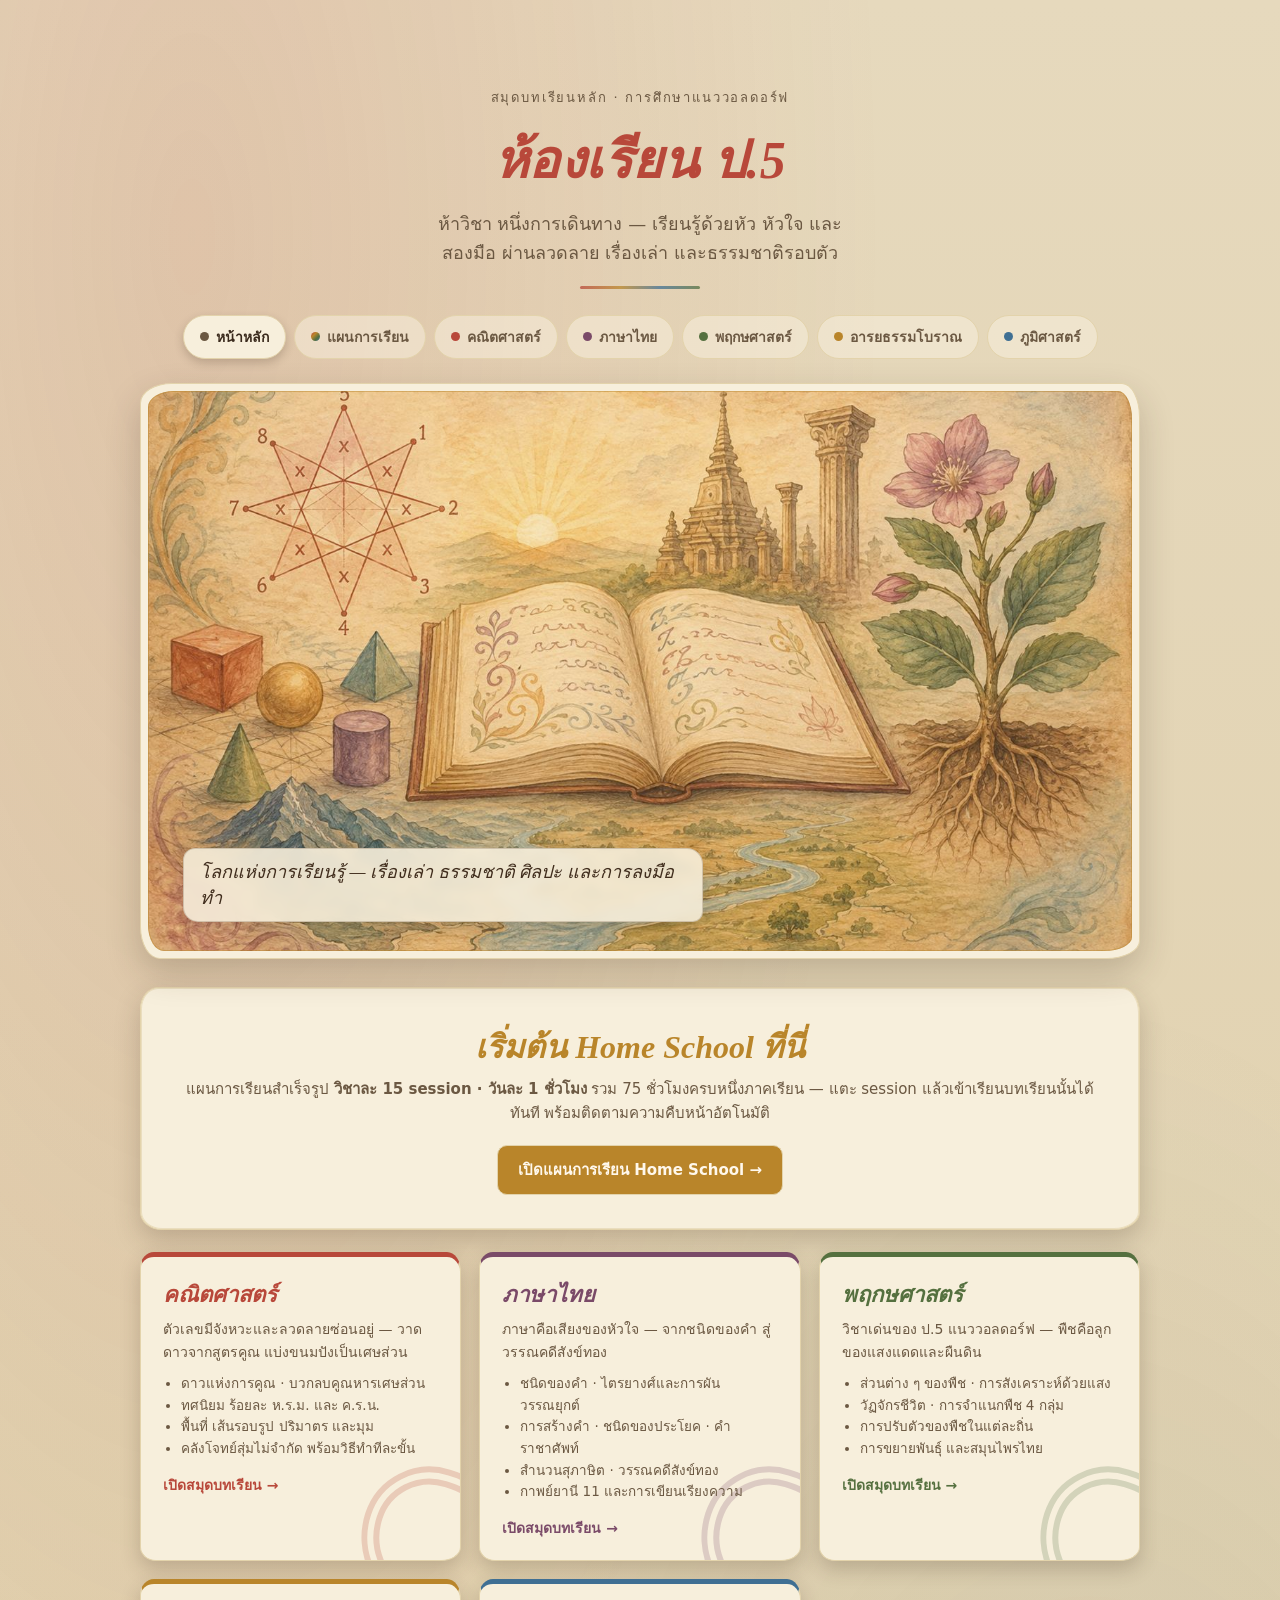
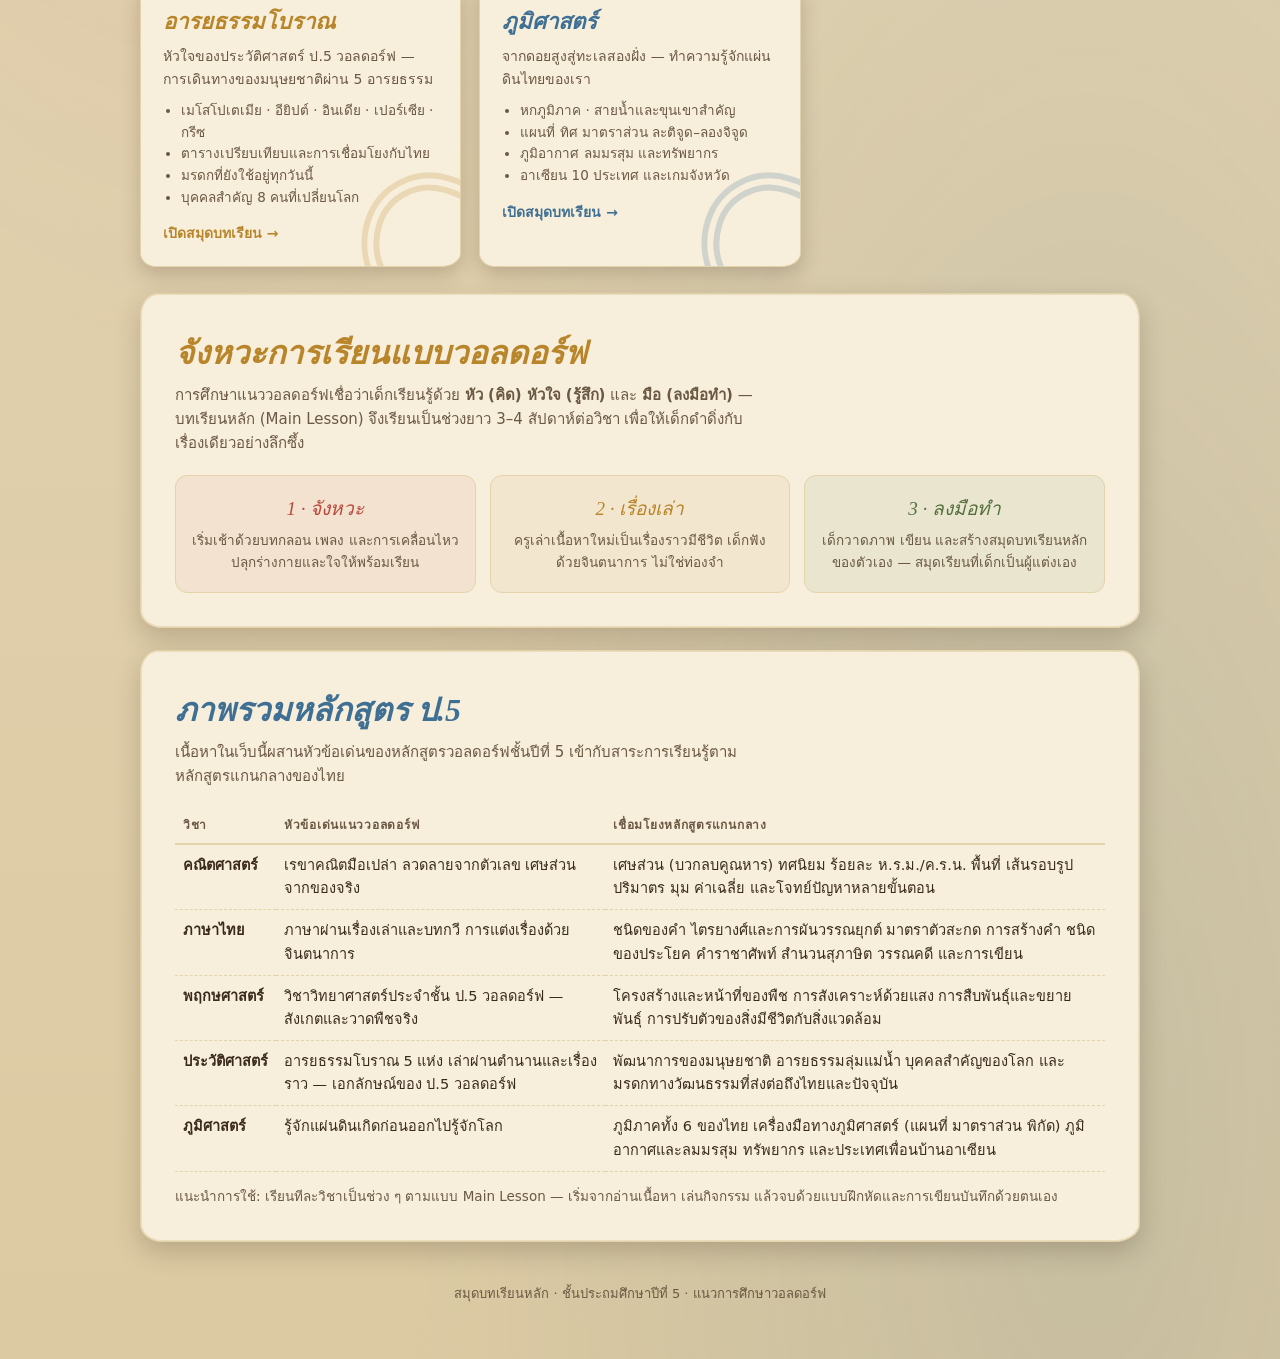
<file: index.html>
<!DOCTYPE html>
<html lang="th">
<head>
<meta charset="UTF-8">
<meta name="viewport" content="width=device-width, initial-scale=1, viewport-fit=cover">
<meta name="theme-color" content="#e6d9bd" media="(prefers-color-scheme: light)">
<meta name="theme-color" content="#1c2a22" media="(prefers-color-scheme: dark)">
<title>สมุดบทเรียนหลัก ป.5 · การศึกษาแนววอลดอร์ฟ</title>
<link rel="stylesheet" href="assets/style.css">
<style>
  .rhythm-row{
    display:grid; grid-template-columns:repeat(auto-fit, minmax(220px, 1fr));
    gap:14px;
  }
  .rhythm{
    text-align:center;
    border:1px solid var(--card-edge);
    border-radius:12px;
    padding:18px 16px;
    background:color-mix(in srgb, var(--r, var(--gold)) 8%, var(--card));
  }
  .rhythm .r-step{
    font-family:var(--font-display); font-style:italic; font-size:19px;
    color:var(--r, var(--gold)); margin-bottom:6px;
  }
  .rhythm p{font-size:13.5px; color:var(--ink-soft);}
</style>
</head>
<body>
<div class="page" style="--page-accent:var(--red)">
  <div class="wrap">

    <div class="cover">
      <p class="eyebrow">สมุดบทเรียนหลัก · การศึกษาแนววอลดอร์ฟ</p>
      <h1>ห้องเรียน ป.5</h1>
      <p class="sub">ห้าวิชา หนึ่งการเดินทาง — เรียนรู้ด้วยหัว หัวใจ และสองมือ ผ่านลวดลาย เรื่องเล่า และธรรมชาติรอบตัว</p>
      <div class="rule"></div>
    </div>

    <nav class="site-nav" aria-label="วิชา">
      <a href="index.html" style="--s:var(--ink-soft)" aria-current="page"><span class="dot"></span>หน้าหลัก</a>
      <a href="plan.html" style="--s:linear-gradient(135deg,var(--red),var(--gold),var(--leaf),var(--blue))"><span class="dot"></span>แผนการเรียน</a>
      <a href="math.html" style="--s:var(--red)"><span class="dot"></span>คณิตศาสตร์</a>
      <a href="thai.html" style="--s:var(--plum)"><span class="dot"></span>ภาษาไทย</a>
      <a href="botany.html" style="--s:var(--leaf)"><span class="dot"></span>พฤกษศาสตร์</a>
      <a href="history.html" style="--s:var(--gold)"><span class="dot"></span>อารยธรรมโบราณ</a>
      <a href="geography.html" style="--s:var(--blue)"><span class="dot"></span>ภูมิศาสตร์</a>
    </nav>

    <figure class="hero-art">
      <img src="assets/waldorf-learning-hero.jpg" alt="ภาพสีน้ำสมุดบทเรียน พืช ดาวสูตรคูณ อารยธรรม ภูเขา และสายน้ำ" width="1400" height="933">
      <figcaption>โลกแห่งการเรียนรู้ — เรื่องเล่า ธรรมชาติ ศิลปะ และการลงมือทำ</figcaption>
    </figure>

    <div class="card" style="--card-accent:var(--gold); text-align:center;">
      <h2>เริ่มต้น Home School ที่นี่</h2>
      <p class="lead" style="max-width:none;">แผนการเรียนสำเร็จรูป <b>วิชาละ 15 session · วันละ 1 ชั่วโมง</b> รวม 75 ชั่วโมงครบหนึ่งภาคเรียน — แตะ session แล้วเข้าเรียนบทเรียนนั้นได้ทันที พร้อมติดตามความคืบหน้าอัตโนมัติ</p>
      <a class="btn" href="plan.html" style="--card-accent:var(--gold); text-decoration:none;">เปิดแผนการเรียน Home School →</a>
    </div>

    <div class="subject-grid">
      <a class="subject-card" href="math.html" style="--s:var(--red)">
        <h3>คณิตศาสตร์</h3>
        <p>ตัวเลขมีจังหวะและลวดลายซ่อนอยู่ — วาดดาวจากสูตรคูณ แบ่งขนมปังเป็นเศษส่วน</p>
        <ul>
          <li>ดาวแห่งการคูณ · บวกลบคูณหารเศษส่วน</li>
          <li>ทศนิยม ร้อยละ ห.ร.ม. และ ค.ร.น.</li>
          <li>พื้นที่ เส้นรอบรูป ปริมาตร และมุม</li>
          <li>คลังโจทย์สุ่มไม่จำกัด พร้อมวิธีทำทีละขั้น</li>
        </ul>
        <span class="go">เปิดสมุดบทเรียน →</span>
      </a>

      <a class="subject-card" href="thai.html" style="--s:var(--plum)">
        <h3>ภาษาไทย</h3>
        <p>ภาษาคือเสียงของหัวใจ — จากชนิดของคำ สู่วรรณคดีสังข์ทอง</p>
        <ul>
          <li>ชนิดของคำ · ไตรยางศ์และการผันวรรณยุกต์</li>
          <li>การสร้างคำ · ชนิดของประโยค · คำราชาศัพท์</li>
          <li>สำนวนสุภาษิต · วรรณคดีสังข์ทอง</li>
          <li>กาพย์ยานี 11 และการเขียนเรียงความ</li>
        </ul>
        <span class="go">เปิดสมุดบทเรียน →</span>
      </a>

      <a class="subject-card" href="botany.html" style="--s:var(--leaf)">
        <h3>พฤกษศาสตร์</h3>
        <p>วิชาเด่นของ ป.5 แนววอลดอร์ฟ — พืชคือลูกของแสงแดดและผืนดิน</p>
        <ul>
          <li>ส่วนต่าง ๆ ของพืช · การสังเคราะห์ด้วยแสง</li>
          <li>วัฏจักรชีวิต · การจำแนกพืช 4 กลุ่ม</li>
          <li>การปรับตัวของพืชในแต่ละถิ่น</li>
          <li>การขยายพันธุ์ และสมุนไพรไทย</li>
        </ul>
        <span class="go">เปิดสมุดบทเรียน →</span>
      </a>

      <a class="subject-card" href="history.html" style="--s:var(--gold)">
        <h3>อารยธรรมโบราณ</h3>
        <p>หัวใจของประวัติศาสตร์ ป.5 วอลดอร์ฟ — การเดินทางของมนุษยชาติผ่าน 5 อารยธรรม</p>
        <ul>
          <li>เมโสโปเตเมีย · อียิปต์ · อินเดีย · เปอร์เซีย · กรีซ</li>
          <li>ตารางเปรียบเทียบและการเชื่อมโยงกับไทย</li>
          <li>มรดกที่ยังใช้อยู่ทุกวันนี้</li>
          <li>บุคคลสำคัญ 8 คนที่เปลี่ยนโลก</li>
        </ul>
        <span class="go">เปิดสมุดบทเรียน →</span>
      </a>

      <a class="subject-card" href="geography.html" style="--s:var(--blue)">
        <h3>ภูมิศาสตร์</h3>
        <p>จากดอยสูงสู่ทะเลสองฝั่ง — ทำความรู้จักแผ่นดินไทยของเรา</p>
        <ul>
          <li>หกภูมิภาค · สายน้ำและขุนเขาสำคัญ</li>
          <li>แผนที่ ทิศ มาตราส่วน ละติจูด–ลองจิจูด</li>
          <li>ภูมิอากาศ ลมมรสุม และทรัพยากร</li>
          <li>อาเซียน 10 ประเทศ และเกมจังหวัด</li>
        </ul>
        <span class="go">เปิดสมุดบทเรียน →</span>
      </a>
    </div>

    <div class="card" style="--card-accent:var(--gold)">
      <h2>จังหวะการเรียนแบบวอลดอร์ฟ</h2>
      <p class="lead">การศึกษาแนววอลดอร์ฟเชื่อว่าเด็กเรียนรู้ด้วย <b>หัว (คิด)</b> <b>หัวใจ (รู้สึก)</b> และ <b>มือ (ลงมือทำ)</b> — บทเรียนหลัก (Main Lesson) จึงเรียนเป็นช่วงยาว 3–4 สัปดาห์ต่อวิชา เพื่อให้เด็กดำดิ่งกับเรื่องเดียวอย่างลึกซึ้ง</p>
      <div class="rhythm-row">
        <div class="rhythm" style="--r:var(--red)">
          <div class="r-step">1 · จังหวะ</div>
          <p>เริ่มเช้าด้วยบทกลอน เพลง และการเคลื่อนไหว ปลุกร่างกายและใจให้พร้อมเรียน</p>
        </div>
        <div class="rhythm" style="--r:var(--gold)">
          <div class="r-step">2 · เรื่องเล่า</div>
          <p>ครูเล่าเนื้อหาใหม่เป็นเรื่องราวมีชีวิต เด็กฟังด้วยจินตนาการ ไม่ใช่ท่องจำ</p>
        </div>
        <div class="rhythm" style="--r:var(--leaf)">
          <div class="r-step">3 · ลงมือทำ</div>
          <p>เด็กวาดภาพ เขียน และสร้างสมุดบทเรียนหลักของตัวเอง — สมุดเรียนที่เด็กเป็นผู้แต่งเอง</p>
        </div>
      </div>
    </div>

    <div class="card" style="--card-accent:var(--blue)">
      <h2>ภาพรวมหลักสูตร ป.5</h2>
      <p class="lead">เนื้อหาในเว็บนี้ผสานหัวข้อเด่นของหลักสูตรวอลดอร์ฟชั้นปีที่ 5 เข้ากับสาระการเรียนรู้ตามหลักสูตรแกนกลางของไทย</p>
      <div class="table-scroll">
        <table class="plain">
          <thead>
            <tr><th>วิชา</th><th>หัวข้อเด่นแนววอลดอร์ฟ</th><th>เชื่อมโยงหลักสูตรแกนกลาง</th></tr>
          </thead>
          <tbody>
            <tr>
              <td><b>คณิตศาสตร์</b></td>
              <td>เรขาคณิตมือเปล่า ลวดลายจากตัวเลข เศษส่วนจากของจริง</td>
              <td>เศษส่วน (บวกลบคูณหาร) ทศนิยม ร้อยละ ห.ร.ม./ค.ร.น. พื้นที่ เส้นรอบรูป ปริมาตร มุม ค่าเฉลี่ย และโจทย์ปัญหาหลายขั้นตอน</td>
            </tr>
            <tr>
              <td><b>ภาษาไทย</b></td>
              <td>ภาษาผ่านเรื่องเล่าและบทกวี การแต่งเรื่องด้วยจินตนาการ</td>
              <td>ชนิดของคำ ไตรยางศ์และการผันวรรณยุกต์ มาตราตัวสะกด การสร้างคำ ชนิดของประโยค คำราชาศัพท์ สำนวนสุภาษิต วรรณคดี และการเขียน</td>
            </tr>
            <tr>
              <td><b>พฤกษศาสตร์</b></td>
              <td>วิชาวิทยาศาสตร์ประจำชั้น ป.5 วอลดอร์ฟ — สังเกตและวาดพืชจริง</td>
              <td>โครงสร้างและหน้าที่ของพืช การสังเคราะห์ด้วยแสง การสืบพันธุ์และขยายพันธุ์ การปรับตัวของสิ่งมีชีวิตกับสิ่งแวดล้อม</td>
            </tr>
            <tr>
              <td><b>ประวัติศาสตร์</b></td>
              <td>อารยธรรมโบราณ 5 แห่ง เล่าผ่านตำนานและเรื่องราว — เอกลักษณ์ของ ป.5 วอลดอร์ฟ</td>
              <td>พัฒนาการของมนุษยชาติ อารยธรรมลุ่มแม่น้ำ บุคคลสำคัญของโลก และมรดกทางวัฒนธรรมที่ส่งต่อถึงไทยและปัจจุบัน</td>
            </tr>
            <tr>
              <td><b>ภูมิศาสตร์</b></td>
              <td>รู้จักแผ่นดินเกิดก่อนออกไปรู้จักโลก</td>
              <td>ภูมิภาคทั้ง 6 ของไทย เครื่องมือทางภูมิศาสตร์ (แผนที่ มาตราส่วน พิกัด) ภูมิอากาศและลมมรสุม ทรัพยากร และประเทศเพื่อนบ้านอาเซียน</td>
            </tr>
          </tbody>
        </table>
      </div>
      <p style="font-size:13.5px; color:var(--ink-soft); margin-top:14px;">แนะนำการใช้: เรียนทีละวิชาเป็นช่วง ๆ ตามแบบ Main Lesson — เริ่มจากอ่านเนื้อหา เล่นกิจกรรม แล้วจบด้วยแบบฝึกหัดและการเขียนบันทึกด้วยตนเอง</p>
    </div>

    <footer>สมุดบทเรียนหลัก · ชั้นประถมศึกษาปีที่ 5 · แนวการศึกษาวอลดอร์ฟ</footer>
  </div>
</div>
</body>
</html>
</file>
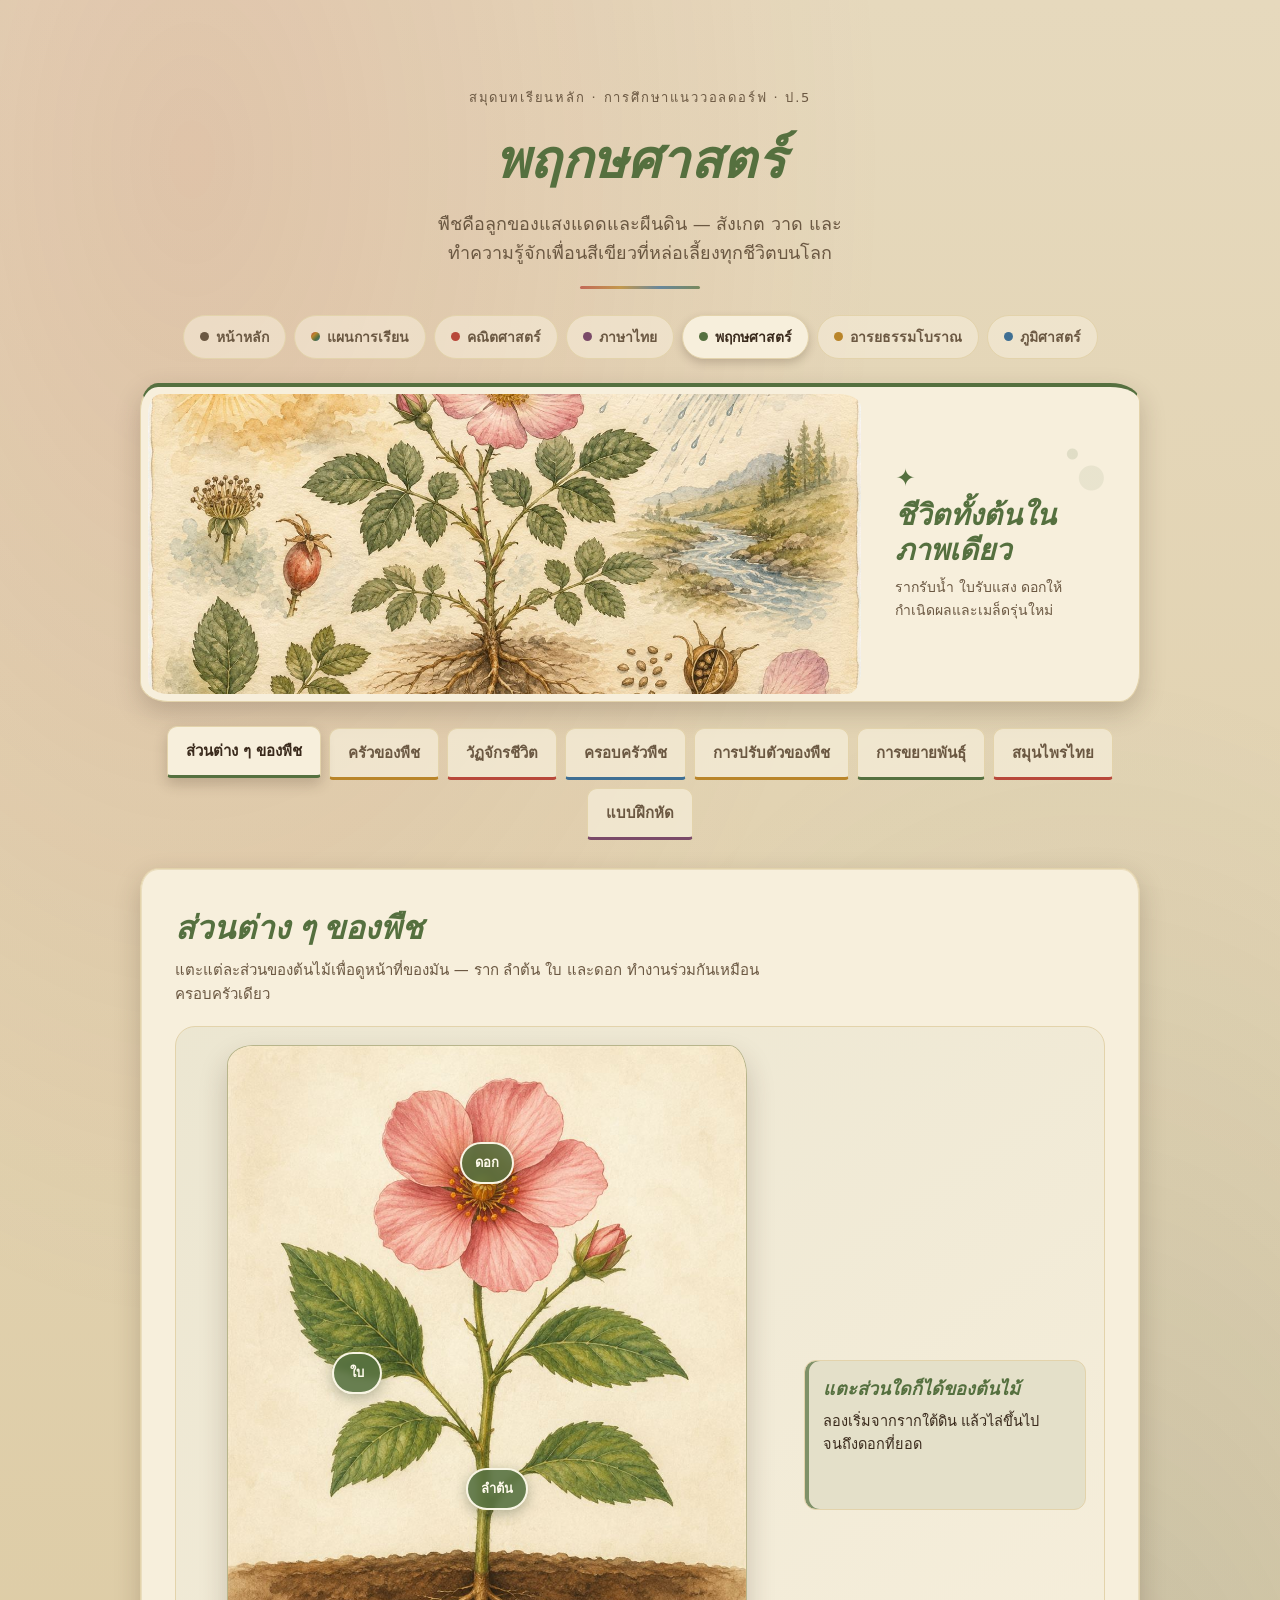
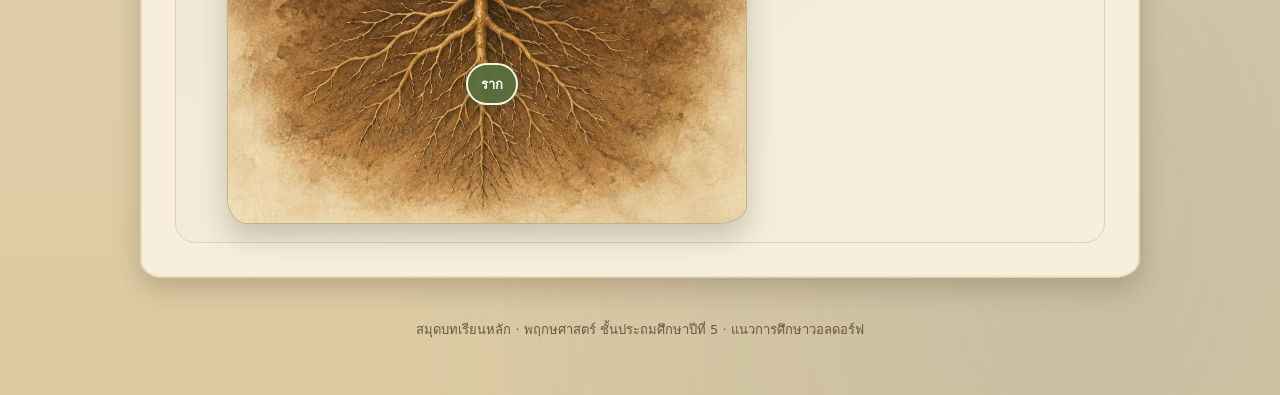
<file: botany.html>
<!DOCTYPE html>
<html lang="th">
<head>
<meta charset="UTF-8">
<meta name="viewport" content="width=device-width, initial-scale=1, viewport-fit=cover">
<meta name="theme-color" content="#e6d9bd" media="(prefers-color-scheme: light)">
<meta name="theme-color" content="#1c2a22" media="(prefers-color-scheme: dark)">
<title>พฤกษศาสตร์ · สมุดบทเรียนหลัก ป.5 แนววอลดอร์ฟ</title>
<link rel="stylesheet" href="assets/style.css">
<style>
  .plant-stage{
    display:grid; grid-template-columns:minmax(0, 1.35fr) minmax(260px, .65fr);
    align-items:center; gap:24px;
    padding:18px;
    background:linear-gradient(145deg, color-mix(in srgb, var(--leaf) 7%, var(--card)), var(--card));
    border:1px solid var(--card-edge); border-radius:20px;
  }
  svg.plant{display:none;}
  svg.plant .part{cursor:pointer; transition:filter .18s ease, opacity .18s ease; outline:none;}
  svg.plant .part:hover{filter:brightness(1.08) drop-shadow(0 3px 3px rgba(58,42,28,.18));}
  svg.plant .part:focus-visible,
  svg.plant .part.selected{filter:drop-shadow(0 0 7px #e2b64f) drop-shadow(0 4px 4px rgba(58,42,28,.22));}
  .plant-figure{
    position:relative; width:min(100%, 520px); margin:auto; overflow:hidden;
    border:1px solid color-mix(in srgb, var(--leaf) 30%, var(--card-edge));
    border-radius:26px 18px 30px 20px / 20px 30px 18px 26px;
    box-shadow:0 14px 28px rgba(58,42,28,.22); background:#f6ecd4;
  }
  .plant-figure img{display:block; width:100%; height:auto;}
  .part-hotspot{
    position:absolute; left:var(--x); top:var(--y); transform:translate(-50%,-50%);
    border:2px solid rgba(255,251,235,.95); border-radius:999px;
    background:color-mix(in srgb, var(--leaf) 88%, transparent); color:#fffbed;
    padding:8px 13px; min-width:50px; min-height:42px; cursor:pointer;
    font-size:13px; font-weight:800; line-height:1;
    box-shadow:0 4px 14px rgba(47,65,35,.34); backdrop-filter:blur(3px);
    transition:transform .16s ease, background .16s ease, box-shadow .16s ease;
  }
  .part-hotspot:hover{transform:translate(-50%,-50%) scale(1.08); background:var(--gold);}
  .part-hotspot:focus-visible{outline:3px solid #fff; outline-offset:3px;}
  .part-hotspot.selected{
    background:var(--gold); color:#362619;
    box-shadow:0 0 0 6px color-mix(in srgb, var(--gold) 25%, transparent), 0 5px 16px rgba(58,42,28,.4);
  }
  .part-info{
    background:color-mix(in srgb, var(--leaf) 12%, var(--card));
    border:1px solid var(--card-edge);
    border-radius:12px; padding:14px 18px;
    max-width:420px; width:100%; min-height:150px;
    box-shadow:inset 4px 0 0 color-mix(in srgb, var(--leaf) 70%, transparent);
  }
  .part-info h4{
    font-family:var(--font-display); font-style:italic; font-size:18px;
    color:var(--leaf); margin:0 0 6px;
  }
  .part-info p{font-size:14.5px; margin:0;}
  @media (max-width:760px){
    .plant-stage{grid-template-columns:1fr; padding:12px;}
    svg.plant{max-height:none;}
    .part-info{max-width:none; min-height:0;}
  }

  /* photosynthesis equation */
  .photo-eq{
    display:flex; flex-wrap:wrap; gap:10px; align-items:center; justify-content:center;
    font-weight:700; font-size:15px;
  }
  .photo-eq .term{
    background:color-mix(in srgb, var(--e, var(--leaf)) 18%, var(--card));
    border:1px solid var(--card-edge);
    border-radius:10px; padding:10px 14px;
  }
  .photo-eq .op{font-size:20px; color:var(--ink-soft);}

  /* life cycle ordering */
  .cycle-pool, .cycle-line{display:flex; flex-wrap:wrap; gap:9px; justify-content:center;}
  .cycle-line{
    min-height:56px; padding:10px;
    border:2px dashed var(--card-edge); border-radius:12px;
    margin-bottom:14px;
  }
  .cycle-chip{
    border:1px solid var(--card-edge); background:var(--card); color:var(--ink);
    border-radius:10px; padding:10px 16px; min-height:44px;
    font-weight:700; font-size:15px; cursor:pointer;
  }
  .cycle-chip.placed{background:var(--leaf); border-color:var(--leaf); color:#fff8ec; cursor:default;}
  .cycle-chip.shake{animation:shake .3s ease;}
  @keyframes shake{ 0%,100%{transform:translateX(0);} 25%{transform:translateX(-5px);} 75%{transform:translateX(5px);} }
  @media (prefers-reduced-motion: reduce){ .cycle-chip.shake{animation:none;} }
  .cycle-msg{text-align:center; font-family:var(--font-display); font-style:italic; font-size:18px; color:var(--leaf); min-height:1.5em;}
</style>
</head>
<body>
<div class="page" style="--page-accent:var(--leaf)">
  <div class="wrap">

    <div class="cover">
      <p class="eyebrow">สมุดบทเรียนหลัก · การศึกษาแนววอลดอร์ฟ · ป.5</p>
      <h1>พฤกษศาสตร์</h1>
      <p class="sub">พืชคือลูกของแสงแดดและผืนดิน — สังเกต วาด และทำความรู้จักเพื่อนสีเขียวที่หล่อเลี้ยงทุกชีวิตบนโลก</p>
      <div class="rule"></div>
    </div>

    <nav class="site-nav" aria-label="วิชา">
      <a href="index.html" style="--s:var(--ink-soft)"><span class="dot"></span>หน้าหลัก</a>
      <a href="plan.html" style="--s:linear-gradient(135deg,var(--red),var(--gold),var(--leaf),var(--blue))"><span class="dot"></span>แผนการเรียน</a>
      <a href="math.html" style="--s:var(--red)"><span class="dot"></span>คณิตศาสตร์</a>
      <a href="thai.html" style="--s:var(--plum)"><span class="dot"></span>ภาษาไทย</a>
      <a href="botany.html" style="--s:var(--leaf)" aria-current="page"><span class="dot"></span>พฤกษศาสตร์</a>
      <a href="history.html" style="--s:var(--gold)"><span class="dot"></span>อารยธรรมโบราณ</a>
      <a href="geography.html" style="--s:var(--blue)"><span class="dot"></span>ภูมิศาสตร์</a>
    </nav>

    <figure class="subject-art subject-art--botany" style="--art-accent:var(--leaf)">
      <img src="assets/botany-hero.jpg" alt="ภาพสีน้ำพฤกษศาสตร์ของพืชดอก ตั้งแต่ราก ลำต้น ใบ ตาดอก ดอก ผล และเมล็ด" width="1400" height="933">
      <figcaption><b>ชีวิตทั้งต้นในภาพเดียว</b><span>รากรับน้ำ ใบรับแสง ดอกให้กำเนิดผลและเมล็ดรุ่นใหม่</span></figcaption>
    </figure>

    <nav class="tabs" role="tablist" aria-label="บทเรียน">
      <button role="tab" data-target="parts" style="--tab-accent:var(--leaf)" aria-selected="true">ส่วนต่าง ๆ ของพืช</button>
      <button role="tab" data-target="photo" style="--tab-accent:var(--gold)" aria-selected="false">ครัวของพืช</button>
      <button role="tab" data-target="cycle" style="--tab-accent:var(--red)" aria-selected="false">วัฏจักรชีวิต</button>
      <button role="tab" data-target="classify" style="--tab-accent:var(--blue)" aria-selected="false">ครอบครัวพืช</button>
      <button role="tab" data-target="adapt" style="--tab-accent:var(--gold)" aria-selected="false">การปรับตัวของพืช</button>
      <button role="tab" data-target="propagate" style="--tab-accent:var(--leaf)" aria-selected="false">การขยายพันธุ์</button>
      <button role="tab" data-target="herbs" style="--tab-accent:var(--red)" aria-selected="false">สมุนไพรไทย</button>
      <button role="tab" data-target="quiz" style="--tab-accent:var(--plum)" aria-selected="false">แบบฝึกหัด</button>
    </nav>

    <!-- ============ PARTS ============ -->
    <section class="lesson active" id="parts">
      <div class="card" style="--card-accent:var(--leaf)">
        <h2>ส่วนต่าง ๆ ของพืช</h2>
        <p class="lead">แตะแต่ละส่วนของต้นไม้เพื่อดูหน้าที่ของมัน — ราก ลำต้น ใบ และดอก ทำงานร่วมกันเหมือนครอบครัวเดียว</p>

        <div class="plant-stage">
          <div class="plant-figure">
            <img src="assets/botany-plant-interactive.jpg" alt="ภาพสีน้ำพืชดอกทั้งต้น เห็นดอก ใบ ลำต้น ผิวดิน และระบบราก" width="933" height="1400">
            <button class="part-hotspot" data-part="flower" style="--x:50%;--y:15%;" aria-label="ดูหน้าที่ของดอก">ดอก</button>
            <button class="part-hotspot" data-part="leaf" style="--x:25%;--y:42%;" aria-label="ดูหน้าที่ของใบ">ใบ</button>
            <button class="part-hotspot" data-part="stem" style="--x:52%;--y:57%;" aria-label="ดูหน้าที่ของลำต้น">ลำต้น</button>
            <button class="part-hotspot" data-part="root" style="--x:51%;--y:82%;" aria-label="ดูหน้าที่ของราก">ราก</button>
          </div>
          <svg class="plant" width="620" height="540" viewBox="0 0 620 540" role="img" aria-label="แผนภาพพืชดอก แตะราก ลำต้น ใบ หรือดอกเพื่อดูหน้าที่">
            <defs>
              <linearGradient id="skyWash" x1="0" y1="0" x2="0" y2="1"><stop offset="0" stop-color="#f8efd6"/><stop offset="1" stop-color="#e9dfbd"/></linearGradient>
              <linearGradient id="soilWash" x1="0" y1="0" x2="0" y2="1"><stop offset="0" stop-color="#b98b58"/><stop offset="1" stop-color="#795735"/></linearGradient>
              <linearGradient id="stemPaint" x1="0" y1="0" x2="1" y2="0"><stop offset="0" stop-color="#405a2e"/><stop offset=".48" stop-color="#78994d"/><stop offset="1" stop-color="#a8bb70"/></linearGradient>
              <radialGradient id="petalPaint" cx="45%" cy="34%" r="70%"><stop offset="0" stop-color="#ffe1d3"/><stop offset=".55" stop-color="#dd8c89"/><stop offset="1" stop-color="#a94e5d"/></radialGradient>
              <radialGradient id="flowerHeart"><stop offset="0" stop-color="#f8dc72"/><stop offset=".72" stop-color="#c58a29"/><stop offset="1" stop-color="#805326"/></radialGradient>
              <filter id="paperShadow" x="-30%" y="-30%" width="160%" height="170%"><feDropShadow dx="0" dy="7" stdDeviation="7" flood-color="#49351f" flood-opacity=".2"/></filter>
              <filter id="softGlow" x="-50%" y="-50%" width="200%" height="200%"><feGaussianBlur stdDeviation="13"/></filter>
            </defs>

            <rect x="8" y="8" width="604" height="524" rx="30" fill="url(#skyWash)"/>
            <circle cx="94" cy="90" r="42" fill="#edc85e" opacity=".16" filter="url(#softGlow)"/>
            <circle cx="94" cy="90" r="25" fill="#e7b83e" opacity=".72"/>
            <g stroke="#d49c36" stroke-width="3" stroke-linecap="round" opacity=".5">
              <path d="M94 45v-18M94 153v-18M49 90H31M157 90h-18M62 58 49 45M139 135l-13-13M126 58l13-13M49 135l13-13"/>
            </g>
            <path d="M8 390 Q95 365 175 386 T330 382 T470 389 T612 374 V532 H8Z" fill="url(#soilWash)" opacity=".82"/>
            <path d="M8 390 Q120 363 225 387 T420 382 T612 374" fill="none" stroke="#6f4f32" stroke-width="4" opacity=".52"/>
            <g fill="none" stroke="#d6b47b" stroke-width="2" opacity=".3"><path d="M30 438q70-28 140 2t145 0 150-5 120 5"/><path d="M20 487q90-25 180 0t180-2 210 0"/></g>

            <g class="part" data-part="root" tabindex="0" role="button" aria-label="ราก" filter="url(#paperShadow)">
              <g fill="none" stroke="#745032" stroke-linecap="round">
                <path d="M318 383 C306 417 274 438 228 472" stroke-width="13"/>
                <path d="M318 383 C326 425 315 460 320 512" stroke-width="14"/>
                <path d="M320 387 C347 420 391 444 431 481" stroke-width="12"/>
                <path d="M293 414 C264 420 250 439 240 455" stroke-width="6"/>
                <path d="M270 438 C246 447 211 447 185 470" stroke-width="4"/>
                <path d="M331 424 C362 428 376 453 389 474" stroke-width="6"/>
                <path d="M355 438 C389 440 420 451 454 469" stroke-width="4"/>
                <path d="M319 449 C297 468 292 487 288 510" stroke-width="5"/>
                <path d="M320 463 C343 480 349 497 354 515" stroke-width="5"/>
              </g>
              <g fill="#d7b27b" opacity=".75"><circle cx="221" cy="475" r="4"/><circle cx="184" cy="471" r="3"/><circle cx="454" cy="470" r="4"/><circle cx="288" cy="511" r="3"/></g>
            </g>

            <g class="part" data-part="stem" tabindex="0" role="button" aria-label="ลำต้น" filter="url(#paperShadow)">
              <path d="M319 388 C310 333 327 278 315 224 C307 187 320 150 311 119" fill="none" stroke="#354826" stroke-width="18" stroke-linecap="round"/>
              <path d="M315 388 C309 331 325 278 314 223 C308 184 320 150 311 119" fill="none" stroke="url(#stemPaint)" stroke-width="13" stroke-linecap="round"/>
              <path d="M316 312 C276 286 247 271 219 247" fill="none" stroke="url(#stemPaint)" stroke-width="9" stroke-linecap="round"/>
              <path d="M317 263 C353 236 383 217 410 186" fill="none" stroke="url(#stemPaint)" stroke-width="9" stroke-linecap="round"/>
              <path d="M314 205 C280 184 257 166 241 142" fill="none" stroke="url(#stemPaint)" stroke-width="8" stroke-linecap="round"/>
            </g>

            <g class="part" data-part="leaf" tabindex="0" role="button" aria-label="ใบ" filter="url(#paperShadow)">
              <g stroke="#405b32" stroke-width="3" stroke-linejoin="round">
                <path d="M219 247 C166 226 124 243 112 286 C156 301 197 287 219 247Z" fill="#78985a"/>
                <path d="M410 186 C461 154 503 166 521 207 C484 230 442 218 410 186Z" fill="#66864e"/>
                <path d="M241 142 C200 111 161 120 143 158 C176 182 214 173 241 142Z" fill="#89a564"/>
                <path d="M319 310 C365 283 405 294 420 333 C383 354 347 342 319 310Z" fill="#6e8e50"/>
              </g>
              <g fill="none" stroke="#d8e1ae" stroke-width="2" opacity=".75">
                <path d="M117 284Q166 269 214 250M145 278l-15-19M166 270l-10-24M190 260l-4-23"/>
                <path d="M516 205Q467 197 416 188M489 200l13-18M465 195l8-21M441 191l4-18"/>
                <path d="M148 157Q190 151 236 143M173 153l-11-18M197 149l-5-20M219 146l2-17"/>
                <path d="M416 330Q371 320 324 311M392 325l10-17M369 321l5-18M346 316l1-16"/>
              </g>
            </g>

            <g class="part" data-part="flower" tabindex="0" role="button" aria-label="ดอก" filter="url(#paperShadow)">
              <g transform="translate(311 104)">
                <ellipse rx="39" ry="76" fill="url(#petalPaint)" transform="rotate(0) translate(0 -46)"/>
                <ellipse rx="39" ry="76" fill="url(#petalPaint)" transform="rotate(72) translate(0 -46)"/>
                <ellipse rx="39" ry="76" fill="url(#petalPaint)" transform="rotate(144) translate(0 -46)"/>
                <ellipse rx="39" ry="76" fill="url(#petalPaint)" transform="rotate(216) translate(0 -46)"/>
                <ellipse rx="39" ry="76" fill="url(#petalPaint)" transform="rotate(288) translate(0 -46)"/>
                <circle r="34" fill="url(#flowerHeart)" stroke="#805326" stroke-width="3"/>
                <g fill="#624525"><circle cx="-15" cy="-8" r="3"/><circle cx="0" cy="-15" r="3"/><circle cx="15" cy="-8" r="3"/><circle cx="-14" cy="9" r="3"/><circle cx="2" cy="13" r="3"/><circle cx="16" cy="7" r="3"/></g>
              </g>
              <path d="M409 185 C425 139 459 126 484 145 C467 166 443 174 409 185Z" fill="#b86676" stroke="#405b32" stroke-width="3"/>
              <path d="M478 146 C470 129 461 121 449 115" fill="none" stroke="#55703f" stroke-width="5" stroke-linecap="round"/>
            </g>

            <g fill="#f5e5b3" stroke="#8a6a42" stroke-width="2" opacity=".8"><circle cx="82" cy="434" r="7"/><circle cx="112" cy="470" r="5"/><circle cx="510" cy="426" r="7"/><circle cx="548" cy="477" r="5"/></g>
          </svg>

          <div class="part-info" id="partInfo" aria-live="polite">
            <h4>แตะส่วนใดก็ได้ของต้นไม้</h4>
            <p>ลองเริ่มจากรากใต้ดิน แล้วไล่ขึ้นไปจนถึงดอกที่ยอด</p>
          </div>
        </div>
      </div>
    </section>

    <!-- ============ PHOTOSYNTHESIS ============ -->
    <section class="lesson" id="photo">
      <div class="card" style="--card-accent:var(--gold)">
        <h2>ครัวของพืช — การสังเคราะห์ด้วยแสง</h2>
        <p class="lead">พืชไม่ต้องซื้ออาหาร เพราะใบของมันคือครัวที่ปรุงอาหารเองได้ โดยใช้วัตถุดิบเพียงสามอย่าง</p>

        <div class="photo-eq" aria-label="สมการการสังเคราะห์ด้วยแสง">
          <span class="term" style="--e:var(--gold)">☀ แสงแดด</span>
          <span class="op">+</span>
          <span class="term" style="--e:var(--blue)">💧 น้ำ (จากราก)</span>
          <span class="op">+</span>
          <span class="term" style="--e:var(--ink-soft)">🌫 คาร์บอนไดออกไซด์ (จากอากาศ)</span>
          <span class="op">→</span>
          <span class="term" style="--e:var(--leaf)">🍚 น้ำตาล (อาหารของพืช)</span>
          <span class="op">+</span>
          <span class="term" style="--e:var(--leaf)">🌬 ออกซิเจน (ให้เราหายใจ)</span>
        </div>

        <div class="divider"></div>

        <div class="know-grid">
          <div class="know" style="--card-accent:var(--gold)">
            <h4>เกิดขึ้นที่ไหน?</h4>
            <p>ในใบไม้ ที่เม็ดสีเขียวชื่อ <b>คลอโรฟิลล์</b> — สีเขียวของใบไม้ก็คือสีของครัวแห่งนี้เอง</p>
          </div>
          <div class="know" style="--card-accent:var(--gold)">
            <h4>ทำไมสำคัญกับเรา?</h4>
            <p>ออกซิเจนเกือบทั้งหมดที่เราหายใจมาจากพืชและสาหร่าย และอาหารทุกจานเริ่มต้นจากพืชปรุงอาหารด้วยแสง</p>
          </div>
          <div class="know" style="--card-accent:var(--gold)">
            <h4>ลองสังเกต</h4>
            <p>ต้นไม้ในที่มืดจะซีดเหลืองและอ่อนแอ เพราะครัวขาดแสงแดด — ลองทดลองปลูกถั่วงอกในที่มืดกับที่สว่างเทียบกันดู</p>
          </div>
        </div>
      </div>
    </section>

    <!-- ============ LIFE CYCLE ============ -->
    <section class="lesson" id="cycle">
      <div class="card" style="--card-accent:var(--red)">
        <h2>วัฏจักรชีวิตของพืชดอก</h2>
        <p class="lead">ชีวิตของพืชหมุนเวียนเป็นวงกลมไม่มีที่สิ้นสุด — แตะขั้นตอนด้านล่างตามลำดับที่ถูกต้อง เริ่มจากเมล็ด</p>

        <div class="cycle-line" id="cycleLine" aria-label="ลำดับที่เรียงแล้ว"></div>
        <div class="cycle-pool" id="cyclePool" aria-label="ขั้นตอนที่ยังไม่ได้เรียง"></div>
        <p class="cycle-msg" id="cycleMsg"></p>
        <div style="text-align:center; margin-top:8px;">
          <button class="btn ghost" id="cycleReset">เริ่มใหม่</button>
        </div>

        <div class="divider"></div>

        <div class="know" style="--card-accent:var(--red)">
          <h4>เรื่องน่ารู้ของการผสมเกสร</h4>
          <p>ผึ้ง ผีเสื้อ และนก ช่วยพาละอองเรณูจากดอกหนึ่งไปอีกดอกหนึ่ง พืชจึงมอบน้ำหวานเป็นของขวัญตอบแทน — นี่คือมิตรภาพที่เก่าแก่ที่สุดในธรรมชาติ</p>
        </div>
      </div>
    </section>

    <!-- ============ CLASSIFY ============ -->
    <section class="lesson" id="classify">
      <div class="card" style="--card-accent:var(--blue)">
        <h2>ครอบครัวของพืช</h2>
        <p class="lead">นักพฤกษศาสตร์จัดพืชเป็นกลุ่มตามลักษณะของมัน จากเรียบง่ายที่สุดไปจนถึงซับซ้อนที่สุด</p>

        <div class="know-grid">
          <div class="know" style="--card-accent:var(--blue)"><h4>มอส</h4><p>เล็กจิ๋ว ไม่มีดอก ไม่มีท่อลำเลียง ชอบที่ชื้นและร่มเงา เหมือนพรมกำมะหยี่สีเขียว</p></div>
          <div class="know" style="--card-accent:var(--blue)"><h4>เฟิร์น</h4><p>ไม่มีดอก สืบพันธุ์ด้วยสปอร์ใต้ใบ ใบอ่อนม้วนเป็นก้นหอยสวยงาม</p></div>
          <div class="know" style="--card-accent:var(--blue)"><h4>พืชเมล็ดเปลือย</h4><p>เช่น สนและปรง เมล็ดอยู่ในโคน (cone) ไม่มีผลห่อหุ้ม</p></div>
          <div class="know" style="--card-accent:var(--blue)"><h4>พืชดอก</h4><p>ครอบครัวใหญ่ที่สุด มีดอก ผล และเมล็ด — ตั้งแต่ข้าวในนา จนถึงกล้วยไม้ในป่า</p></div>
        </div>

        <div class="divider"></div>

        <h3>เกมจัดพืชเข้าครอบครัว</h3>
        <div id="classifyQuiz"></div>
      </div>
    </section>

    <!-- ============ ADAPTATION ============ -->
    <section class="lesson" id="adapt">
      <div class="card" style="--card-accent:var(--gold)">
        <h2>การปรับตัวของพืช</h2>
        <p class="lead">พืชเดินหนีไม่ได้ จึงต้องเปลี่ยนรูปร่างของตัวเองให้อยู่รอดในถิ่นที่มันเกิด — ใบ ราก และลำต้นที่ดูแปลกตา ล้วนมีเหตุผลซ่อนอยู่ทั้งสิ้น</p>

        <div class="know-grid">
          <div class="know" style="--card-accent:var(--gold)">
            <h4>กระบองเพชร · ทะเลทรายแห้งแล้ง</h4>
            <ul>
              <li><b>ใบเปลี่ยนเป็นหนาม</b> — ลดการคายน้ำ และป้องกันสัตว์มากิน</li>
              <li><b>ลำต้นอวบหนา</b> — เก็บสะสมน้ำไว้ใช้ยามแล้ง และทำหน้าที่สังเคราะห์แสงแทนใบ</li>
              <li><b>รากแผ่กว้างตื้น</b> — ดูดซับน้ำฝนที่ตกน้อยครั้งให้เร็วที่สุด</li>
            </ul>
          </div>
          <div class="know" style="--card-accent:var(--gold)">
            <h4>โกงกาง · ป่าชายเลนน้ำเค็ม</h4>
            <ul>
              <li><b>รากค้ำจุน</b> โผล่เหนือดิน — ยึดลำต้นไม่ให้ล้มในเลนอ่อน</li>
              <li><b>รากหายใจ</b> ชูขึ้นเหนือน้ำ — เพราะดินเลนไม่มีอากาศ</li>
              <li><b>ต่อมขับเกลือที่ใบ</b> — กำจัดเกลือส่วนเกินออกจากต้น</li>
              <li><b>เมล็ดงอกตั้งแต่อยู่บนต้น</b> — ตกลงมาปักดินเลนได้ทันที</li>
            </ul>
          </div>
          <div class="know" style="--card-accent:var(--gold)">
            <h4>บัว · น้ำนิ่ง</h4>
            <ul>
              <li><b>ใบแผ่กว้างลอยน้ำ</b> — รับแสงได้เต็มที่บนผิวน้ำ</li>
              <li><b>ผิวใบเคลือบไข</b> — น้ำกลิ้งเป็นหยด ใบไม่เน่า และปากใบอยู่ด้านบน</li>
              <li><b>ก้านมีช่องอากาศ</b> — ส่งอากาศจากผิวน้ำลงไปเลี้ยงรากในโคลน</li>
            </ul>
          </div>
          <div class="know" style="--card-accent:var(--gold)">
            <h4>ผักตบชวา · ลอยน้ำอิสระ</h4>
            <ul>
              <li><b>ก้านใบพองเป็นทุ่น</b> — มีอากาศอยู่ข้างในทำให้ลอยน้ำได้</li>
              <li><b>รากแขวนลอย</b> — ดูดแร่ธาตุจากน้ำโดยตรงโดยไม่ต้องยึดดิน</li>
            </ul>
          </div>
          <div class="know" style="--card-accent:var(--gold)">
            <h4>ต้นสน · ที่หนาวเย็นและลมแรง</h4>
            <ul>
              <li><b>ใบเรียวเล็กเหมือนเข็ม</b> — ลดการคายน้ำและไม่สะสมหิมะ</li>
              <li><b>ทรงพุ่มเป็นกรวย</b> — ให้หิมะและลมไหลผ่านโดยกิ่งไม่หัก</li>
            </ul>
          </div>
          <div class="know" style="--card-accent:var(--gold)">
            <h4>หม้อข้าวหม้อแกงลิง · ดินขาดไนโตรเจน</h4>
            <ul>
              <li><b>ใบดัดแปลงเป็นหม้อ</b> — ดักจับแมลงเพื่อเอาไนโตรเจนมาใช้</li>
              <li>ยังคงสังเคราะห์ด้วยแสงได้ตามปกติ แมลงเป็นเพียงอาหารเสริม</li>
            </ul>
          </div>
        </div>

        <div class="divider"></div>

        <div class="know" style="--card-accent:var(--gold)">
          <h4>พืชสะสมอาหารไว้ที่ไหนบ้าง?</h4>
          <ul>
            <li><b>ราก</b> — แครอท มันเทศ หัวไชเท้า มันสำปะหลัง</li>
            <li><b>ลำต้นใต้ดิน</b> — มันฝรั่ง (หัว) ขิง ข่า ขมิ้น (เหง้า) เผือก (หัว)</li>
            <li><b>ใบ</b> — กะหล่ำปลี หัวหอม กระเทียม (กาบใบซ้อนกัน)</li>
            <li><b>เมล็ด</b> — ข้าว ถั่ว ข้าวโพด งา</li>
          </ul>
          <p style="margin-top:8px;"><i>ข้อสอบชอบถาม: มันฝรั่งคือ "ลำต้น" ไม่ใช่ราก เพราะมีตาที่งอกเป็นต้นใหม่ได้</i></p>
        </div>

        <div class="divider"></div>

        <h3>ฝึกจับคู่การปรับตัว</h3>
        <div id="adaptQuiz"></div>
      </div>
    </section>

    <!-- ============ PROPAGATION ============ -->
    <section class="lesson" id="propagate">
      <div class="card" style="--card-accent:var(--leaf)">
        <h2>การขยายพันธุ์พืช</h2>
        <p class="lead">พืชสร้างต้นใหม่ได้ 2 ทาง — ทางเพศด้วยเมล็ดจากดอก และทางไม่ใช้เพศจากส่วนต่าง ๆ ของต้นแม่ ชาวสวนเลือกวิธีให้เหมาะกับพืชแต่ละชนิด</p>

        <div class="two-col">
          <div class="know" style="--card-accent:var(--leaf)">
            <h4>แบบใช้เพศ — เพาะเมล็ด</h4>
            <p>เกิดจากละอองเรณูผสมกับไข่ในดอก ได้เมล็ดที่มีลักษณะผสมของพ่อและแม่</p>
            <ul style="margin-top:8px;">
              <li><b>ข้อดี:</b> ทำได้ทีละมาก ๆ รากแข็งแรงหยั่งลึก ต้นอายุยืน มีความหลากหลายทางพันธุกรรม</li>
              <li><b>ข้อเสีย:</b> ใช้เวลานานกว่าจะออกผล และลูกอาจไม่เหมือนแม่</li>
            </ul>
          </div>
          <div class="know" style="--card-accent:var(--leaf)">
            <h4>แบบไม่ใช้เพศ — ใช้ส่วนของต้นแม่</h4>
            <p>นำกิ่ง ใบ หรือรากของต้นแม่มาสร้างต้นใหม่ ได้ต้นที่<b>เหมือนต้นแม่ทุกประการ</b></p>
            <ul style="margin-top:8px;">
              <li><b>ข้อดี:</b> ให้ผลเร็ว ได้พันธุ์ดีตรงตามต้นแม่แน่นอน</li>
              <li><b>ข้อเสีย:</b> รากตื้นไม่แข็งแรงเท่า และทำได้จำนวนจำกัด</li>
            </ul>
          </div>
        </div>

        <div class="divider"></div>

        <div class="know-grid">
          <div class="know" style="--card-accent:var(--leaf)">
            <h4>ปักชำ</h4>
            <p>ตัดกิ่งหรือใบมาปักในดินชื้นให้เกิดรากใหม่</p>
            <p style="margin-top:6px;"><b>เหมาะกับ:</b> ชบา โกสน พลูด่าง มันสำปะหลัง อ้อย</p>
          </div>
          <div class="know" style="--card-accent:var(--leaf)">
            <h4>ตอนกิ่ง</h4>
            <p>ควั่นเปลือกกิ่งบนต้น หุ้มด้วยดินชื้น รอรากงอกแล้วจึงตัดไปปลูก</p>
            <p style="margin-top:6px;"><b>เหมาะกับ:</b> มะม่วง ลำไย ฝรั่ง ชมพู่ กุหลาบ</p>
          </div>
          <div class="know" style="--card-accent:var(--leaf)">
            <h4>ทาบกิ่ง / ติดตา</h4>
            <p>นำกิ่งพันธุ์ดีมาต่อกับต้นตอที่รากแข็งแรง ได้ทั้งผลดีและรากทน</p>
            <p style="margin-top:6px;"><b>เหมาะกับ:</b> ทุเรียน ส้ม มะม่วง กุหลาบ</p>
          </div>
          <div class="know" style="--card-accent:var(--leaf)">
            <h4>แยกหน่อ / แยกกอ</h4>
            <p>ต้นแม่แตกหน่อใหม่ข้างโคน แยกออกไปปลูกได้เลย</p>
            <p style="margin-top:6px;"><b>เหมาะกับ:</b> กล้วย ไผ่ ขิง ข่า สับปะรด</p>
          </div>
        </div>

        <div class="divider"></div>

        <h3>การกระจายเมล็ดในธรรมชาติ</h3>
        <div class="know-grid">
          <div class="know" style="--card-accent:var(--leaf)"><h4>โดยลม</h4><p>เมล็ดเบามีปีกหรือขนปุย — นุ่น ยางนา ดอกดาวเรืองแห้ง</p></div>
          <div class="know" style="--card-accent:var(--leaf)"><h4>โดยน้ำ</h4><p>เปลือกหนาลอยน้ำได้ — มะพร้าว จิก ลำพู</p></div>
          <div class="know" style="--card-accent:var(--leaf)"><h4>โดยสัตว์</h4><p>ผลหวานให้สัตว์กินแล้วถ่ายเมล็ดทิ้ง หรือมีหนามเกาะติดขน — ตำลึง หญ้าเจ้าชู้</p></div>
          <div class="know" style="--card-accent:var(--leaf)"><h4>โดยตัวเอง</h4><p>ฝักแห้งแล้วแตกดีดเมล็ดออกไป — ต้อยติ่ง ถั่ว กระถิน</p></div>
        </div>

        <div class="divider"></div>

        <h3>ฝึกจากโจทย์</h3>
        <div id="propQuiz"></div>
      </div>
    </section>

    <!-- ============ HERBS ============ -->
    <section class="lesson" id="herbs">
      <div class="card" style="--card-accent:var(--red)">
        <h2>สมุนไพรไทยใกล้ตัว</h2>
        <p class="lead">ในครัวและสวนหลังบ้านของไทยเต็มไปด้วยพืชที่เป็นทั้งอาหารและยา — ภูมิปัญญาที่สืบทอดกันมานับร้อยปี ลองออกไปหาให้เจอของจริงแล้ววาดลงสมุด</p>

        <div class="table-scroll">
          <table class="plain">
            <thead>
              <tr><th>สมุนไพร</th><th>ส่วนที่ใช้</th><th>สรรพคุณที่รู้จักกันดี</th></tr>
            </thead>
            <tbody>
              <tr><td><b>ขิง</b></td><td>เหง้า (ลำต้นใต้ดิน)</td><td>แก้ท้องอืด ขับลม บรรเทาอาการคลื่นไส้ ทำให้ร่างกายอบอุ่น</td></tr>
              <tr><td><b>กระเพรา</b></td><td>ใบ</td><td>ขับลม แก้ท้องอืด และเป็นเครื่องเทศประจำครัวไทย</td></tr>
              <tr><td><b>ฟ้าทะลายโจร</b></td><td>ใบและทั้งต้น</td><td>บรรเทาอาการไข้หวัดและเจ็บคอ รสขมมาก</td></tr>
              <tr><td><b>ว่านหางจระเข้</b></td><td>วุ้นในใบ</td><td>ทาแผลไฟไหม้น้ำร้อนลวก ช่วยให้ผิวชุ่มชื้น</td></tr>
              <tr><td><b>ขมิ้นชัน</b></td><td>เหง้า</td><td>แก้ท้องอืด ทาแผล และให้สีเหลืองในอาหาร</td></tr>
              <tr><td><b>ตะไคร้</b></td><td>ลำต้น</td><td>ขับลม ขับปัสสาวะ กลิ่นช่วยไล่ยุง</td></tr>
              <tr><td><b>มะกรูด</b></td><td>ใบและผิวผล</td><td>แต่งกลิ่นอาหาร บำรุงเส้นผม แก้วิงเวียน</td></tr>
              <tr><td><b>กระเทียม</b></td><td>หัว (กาบใบ)</td><td>ช่วยลดไขมันในเลือด ต้านเชื้อโรค</td></tr>
              <tr><td><b>ใบเตย</b></td><td>ใบ</td><td>แต่งกลิ่นและสีเขียวในขนมไทย ช่วยบำรุงหัวใจ</td></tr>
              <tr><td><b>มะขาม</b></td><td>เนื้อผลและใบ</td><td>เป็นยาระบายอ่อน ๆ แก้ท้องผูก</td></tr>
            </tbody>
          </table>
        </div>

        <div class="know" style="--card-accent:var(--red); margin-top:16px;">
          <h4>ข้อควรระวังที่ต้องรู้</h4>
          <p>สมุนไพรเป็นยา จึงต้องใช้ให้ถูกชนิด ถูกส่วน และถูกปริมาณ — <b>ต้องมีผู้ใหญ่ดูแลเสมอ</b> พืชบางชนิดหน้าตาคล้ายกันมากแต่ชนิดหนึ่งเป็นยา อีกชนิดเป็นพิษ</p>
        </div>

        <div class="divider"></div>

        <h3>ฝึกจับคู่สมุนไพร</h3>
        <div id="herbQuiz"></div>
      </div>
    </section>

    <!-- ============ QUIZ ============ -->
    <section class="lesson" id="quiz">
      <div class="card" style="--card-accent:var(--plum)">
        <h2>แบบฝึกหัดทบทวน</h2>
        <p class="lead">ทบทวนทุกบทเรียนของพฤกษศาสตร์ในแบบฝึกหัดเดียว</p>
        <div id="botanyQuiz"></div>
      </div>
    </section>

    <footer>สมุดบทเรียนหลัก · พฤกษศาสตร์ ชั้นประถมศึกษาปีที่ 5 · แนวการศึกษาวอลดอร์ฟ</footer>
  </div>
</div>

<script src="assets/quiz.js"></script>
<script>
(function(){
  "use strict";

  var tabButtons = document.querySelectorAll("nav.tabs button");
  var sections = document.querySelectorAll("section.lesson");
  tabButtons.forEach(function(btn){
    btn.addEventListener("click", function(){
      tabButtons.forEach(function(b){ b.setAttribute("aria-selected","false"); });
      sections.forEach(function(s){ s.classList.remove("active"); });
      btn.setAttribute("aria-selected","true");
      document.getElementById(btn.dataset.target).classList.add("active");
    });
  });

  /* ---------- plant parts ---------- */
  var partData = {
    root:   {name:"ราก", text:"ดูดน้ำและแร่ธาตุจากดิน และยึดลำต้นให้มั่นคง — เหมือนมือที่เกาะแผ่นดินไว้ รากบางชนิดยังสะสมอาหาร เช่น หัวแครอทและมันเทศ"},
    stem:   {name:"ลำต้น", text:"เป็นถนนลำเลียงของพืช — ท่อน้ำ (ไซเลม) ส่งน้ำจากรากขึ้นไป และท่ออาหาร (โฟลเอม) ส่งน้ำตาลจากใบลงมา พร้อมชูใบและดอกให้รับแสง"},
    leaf:   {name:"ใบ", text:"ครัวของพืช — สร้างอาหารด้วยการสังเคราะห์ด้วยแสง หายใจผ่านรูเล็ก ๆ ชื่อปากใบ และคายน้ำเพื่อระบายความร้อน"},
    flower: {name:"ดอก", text:"ทำหน้าที่สืบพันธุ์ — กลีบดอกสีสวยเชิญชวนแมลง เกสรเพศผู้สร้างละอองเรณู เกสรเพศเมียรับละอองเรณูเพื่อสร้างเมล็ด"}
  };
  var partInfo = document.getElementById("partInfo");
  document.querySelectorAll(".part-hotspot").forEach(function(g){
    function select(){
      document.querySelectorAll(".part-hotspot").forEach(function(x){ x.classList.remove("selected"); });
      g.classList.add("selected");
      var d = partData[g.dataset.part];
      partInfo.innerHTML = "<h4>" + d.name + "</h4><p>" + d.text + "</p>";
    }
    g.addEventListener("click", select);
    g.addEventListener("keydown", function(e){
      if(e.key === "Enter" || e.key === " "){ e.preventDefault(); select(); }
    });
  });

  /* ---------- life cycle ordering ---------- */
  var stages = ["เมล็ด","การงอก","ต้นกล้า","ต้นเต็มวัย","ออกดอกและผสมเกสร","ผลและเมล็ดใหม่"];
  var pool = document.getElementById("cyclePool");
  var line = document.getElementById("cycleLine");
  var msg = document.getElementById("cycleMsg");
  var nextIdx = 0;

  function shuffle(a){
    a = a.slice();
    for(var i=a.length-1;i>0;i--){
      var j=Math.floor(Math.random()*(i+1)); var t=a[i]; a[i]=a[j]; a[j]=t;
    }
    return a;
  }
  function setupCycle(){
    nextIdx = 0;
    line.innerHTML = "";
    msg.textContent = "";
    pool.innerHTML = "";
    shuffle(stages).forEach(function(s){
      var b = document.createElement("button");
      b.className = "cycle-chip";
      b.textContent = s;
      b.addEventListener("click", function(){
        if(s === stages[nextIdx]){
          nextIdx++;
          b.remove();
          var placed = document.createElement("span");
          placed.className = "cycle-chip placed";
          placed.textContent = nextIdx + ". " + s;
          line.appendChild(placed);
          if(nextIdx === stages.length){
            msg.textContent = "ครบวงจรแล้ว! เมล็ดใหม่พร้อมเริ่มต้นชีวิตอีกครั้ง 🌱";
          }
        } else {
          b.classList.remove("shake");
          void b.offsetWidth;
          b.classList.add("shake");
          msg.textContent = "ยังไม่ใช่ขั้นตอนถัดไป ลองนึกดูว่าอะไรเกิดขึ้นก่อน";
        }
      });
      pool.appendChild(b);
    });
  }
  document.getElementById("cycleReset").addEventListener("click", setupCycle);
  setupCycle();

  /* ---------- classification quiz ---------- */
  makeQuiz(document.getElementById("classifyQuiz"), {
    fixedChoices: ["มอส","เฟิร์น","พืชเมล็ดเปลือย","พืชดอก"],
    items: [
      {prompt:"ต้นมะม่วง — มีดอก มีผล มีเมล็ดในผล", answer:"พืชดอก"},
      {prompt:"เฟิร์นชายผ้าสีดา — ไม่มีดอก มีสปอร์ใต้ใบ", answer:"เฟิร์น"},
      {prompt:"ต้นสนสองใบ — เมล็ดอยู่ในโคน ไม่มีผลห่อหุ้ม", answer:"พืชเมล็ดเปลือย"},
      {prompt:"พรมสีเขียวจิ๋วบนก้อนหินชื้น ไม่มีท่อลำเลียง", answer:"มอส"},
      {prompt:"ต้นข้าวในนา — มีดอกเล็ก ๆ และเมล็ดคือข้าวที่เรากิน", answer:"พืชดอก"},
      {prompt:"ต้นปรง — ใบคล้ายเฟิร์นแต่มีเมล็ดในโคน", answer:"พืชเมล็ดเปลือย"},
      {prompt:"กล้วยไม้ป่า — ดอกงดงามสืบพันธุ์ด้วยเมล็ด", answer:"พืชดอก"},
      {prompt:"เฟิร์นก้านดำ — ใบอ่อนม้วนเป็นก้นหอย", answer:"เฟิร์น"}
    ]
  });

  /* ---------- adaptation quiz ---------- */
  makeQuiz(document.getElementById("adaptQuiz"), {
    items:[
      {prompt:"ใบของกระบองเพชรเปลี่ยนเป็นหนามเพื่ออะไร?",
       choices:["ลดการคายน้ำและป้องกันสัตว์","ช่วยสังเคราะห์แสงมากขึ้น","ดูดน้ำจากอากาศ"],
       answer:"ลดการคายน้ำและป้องกันสัตว์",
       explain:"ในทะเลทรายน้ำมีค่ามาก พืชจึงลดพื้นที่ใบให้เล็กที่สุด"},
      {prompt:"ส่วนใดของกระบองเพชรทำหน้าที่สังเคราะห์ด้วยแสงแทนใบ?",
       choices:["ลำต้น","หนาม","ราก"], answer:"ลำต้น",
       explain:"ลำต้นสีเขียวอวบน้ำทำหน้าที่ทั้งเก็บน้ำและสร้างอาหาร"},
      {prompt:"ต้นโกงกางมีรากหายใจโผล่พ้นน้ำเพราะเหตุใด?",
       choices:["ดินเลนไม่มีอากาศ","เพื่อดักจับปลา","เพื่อรับแสงแดด"],
       answer:"ดินเลนไม่มีอากาศ"},
      {prompt:"ทำไมใบบัวจึงไม่เปียกน้ำ?",
       choices:["ผิวใบเคลือบไข","ใบหนามาก","ใบมีขนปกคลุม"], answer:"ผิวใบเคลือบไข",
       explain:"น้ำจึงกลิ้งเป็นหยดและปากใบด้านบนไม่ถูกปิด"},
      {prompt:"ก้านใบผักตบชวาพองออกเพื่ออะไร?",
       choices:["ทำหน้าที่เป็นทุ่นให้ลอยน้ำ","เก็บอาหารสำรอง","ป้องกันแมลง"],
       answer:"ทำหน้าที่เป็นทุ่นให้ลอยน้ำ"},
      {prompt:"ใบของต้นสนเรียวเล็กเหมือนเข็มเพื่อจุดประสงค์ใด?",
       choices:["ลดการคายน้ำและไม่สะสมหิมะ","รับแสงได้มากขึ้น","ดักจับแมลง"],
       answer:"ลดการคายน้ำและไม่สะสมหิมะ"},
      {prompt:"มันฝรั่งเป็นส่วนใดของพืช?",
       choices:["ลำต้นใต้ดิน","ราก","ผล"], answer:"ลำต้นใต้ดิน",
       explain:"สังเกตได้จากมี 'ตา' ที่งอกเป็นต้นใหม่ได้ ซึ่งรากไม่มี"},
      {prompt:"แครอทเป็นส่วนใดของพืชที่สะสมอาหาร?",
       choices:["ราก","ลำต้น","ใบ"], answer:"ราก"},
      {prompt:"หัวหอมและกระเทียมสะสมอาหารไว้ที่ส่วนใด?",
       choices:["ใบ (กาบใบซ้อนกัน)","ราก","เมล็ด"], answer:"ใบ (กาบใบซ้อนกัน)"},
      {prompt:"หม้อข้าวหม้อแกงลิงดักจับแมลงเพื่ออะไร?",
       choices:["เอาไนโตรเจนที่ดินขาดแคลน","ทดแทนการสังเคราะห์แสง","ป้องกันตัวเอง"],
       answer:"เอาไนโตรเจนที่ดินขาดแคลน",
       explain:"มันยังสังเคราะห์แสงได้ตามปกติ แมลงเป็นเพียงอาหารเสริม"}
    ]
  });

  /* ---------- propagation quiz ---------- */
  makeQuiz(document.getElementById("propQuiz"), {
    items:[
      {prompt:"การขยายพันธุ์แบบใดได้ต้นใหม่ที่เหมือนต้นแม่ทุกประการ?",
       choices:["ตอนกิ่ง","เพาะเมล็ด","ผสมเกสร"], answer:"ตอนกิ่ง",
       explain:"เป็นการขยายพันธุ์แบบไม่ใช้เพศ จึงได้พันธุกรรมเดิมทั้งหมด"},
      {prompt:"ชาวสวนนิยมใช้วิธีใดกับมะม่วงเพื่อให้ออกผลเร็วและตรงพันธุ์?",
       choices:["ตอนกิ่ง","เพาะเมล็ด","แยกหน่อ"], answer:"ตอนกิ่ง"},
      {prompt:"กล้วยขยายพันธุ์ด้วยวิธีใดเป็นหลัก?",
       choices:["แยกหน่อ","เพาะเมล็ด","ปักชำใบ"], answer:"แยกหน่อ"},
      {prompt:"ข้อดีของการเพาะเมล็ดคืออะไร?",
       choices:["ได้ต้นจำนวนมากและรากหยั่งลึกแข็งแรง","ออกผลเร็วที่สุด","ได้พันธุ์ตรงตามต้นแม่แน่นอน"],
       answer:"ได้ต้นจำนวนมากและรากหยั่งลึกแข็งแรง"},
      {prompt:"เมล็ดมะพร้าวกระจายพันธุ์โดยวิธีใด?",
       choices:["ลอยไปตามน้ำ","ปลิวตามลม","ติดขนสัตว์"], answer:"ลอยไปตามน้ำ",
       explain:"เปลือกหนาและมีช่องอากาศจึงลอยข้ามทะเลไปงอกที่เกาะอื่นได้"},
      {prompt:"เมล็ดนุ่นมีขนปุยเพื่ออะไร?",
       choices:["ให้ลมพัดพาไปไกล ๆ","ให้ลอยน้ำ","ให้สัตว์กิน"], answer:"ให้ลมพัดพาไปไกล ๆ"},
      {prompt:"หญ้าเจ้าชู้ที่ติดถุงเท้าเรา เป็นการกระจายเมล็ดแบบใด?",
       choices:["โดยสัตว์","โดยลม","โดยน้ำ"], answer:"โดยสัตว์",
       explain:"มนุษย์ก็นับเป็นสัตว์ที่ช่วยพาเมล็ดไปด้วย"},
      {prompt:"การนำกิ่งพันธุ์ดีมาต่อกับต้นตอที่รากแข็งแรงเรียกว่าวิธีใด?",
       choices:["ทาบกิ่ง","ปักชำ","แยกกอ"], answer:"ทาบกิ่ง"},
      {prompt:"พลูด่างและชบานิยมขยายพันธุ์ด้วยวิธีใด?",
       choices:["ปักชำ","ทาบกิ่ง","เพาะเมล็ด"], answer:"ปักชำ"},
      {prompt:"ฝักต้อยติ่งที่แตกดีดเมล็ดออกไปเอง เป็นการกระจายเมล็ดแบบใด?",
       choices:["โดยตัวเอง","โดยลม","โดยสัตว์"], answer:"โดยตัวเอง"}
    ]
  });

  /* ---------- herbs quiz ---------- */
  makeQuiz(document.getElementById("herbQuiz"), {
    items:[
      {prompt:"สมุนไพรใดใช้วุ้นในใบทาแผลไฟไหม้น้ำร้อนลวก?",
       choices:["ว่านหางจระเข้","ฟ้าทะลายโจร","ตะไคร้"], answer:"ว่านหางจระเข้"},
      {prompt:"สมุนไพรใดมีรสขมมาก ใช้บรรเทาไข้หวัดและเจ็บคอ?",
       choices:["ฟ้าทะลายโจร","ใบเตย","มะกรูด"], answer:"ฟ้าทะลายโจร"},
      {prompt:"เราใช้ส่วนใดของขิงเป็นยาและเครื่องเทศ?",
       choices:["เหง้า (ลำต้นใต้ดิน)","ใบ","ราก"], answer:"เหง้า (ลำต้นใต้ดิน)"},
      {prompt:"สมุนไพรใดให้สีเหลืองในอาหารและใช้แก้ท้องอืด?",
       choices:["ขมิ้นชัน","ใบเตย","กระเพรา"], answer:"ขมิ้นชัน"},
      {prompt:"กลิ่นของสมุนไพรใดช่วยไล่ยุงได้?",
       choices:["ตะไคร้","มะขาม","กระเทียม"], answer:"ตะไคร้"},
      {prompt:"สมุนไพรใดใช้แต่งกลิ่นและให้สีเขียวในขนมไทย?",
       choices:["ใบเตย","ใบกระเพรา","ใบมะกรูด"], answer:"ใบเตย"},
      {prompt:"เนื้อผลของสมุนไพรใดเป็นยาระบายอ่อน ๆ แก้ท้องผูก?",
       choices:["มะขาม","มะกรูด","ขิง"], answer:"มะขาม"},
      {prompt:"ข้อใดคือข้อควรระวังที่สำคัญที่สุดในการใช้สมุนไพร?",
       choices:["ต้องใช้ถูกชนิด ถูกส่วน ถูกปริมาณ และมีผู้ใหญ่ดูแล","ต้องกินตอนเช้าเท่านั้น","ต้องต้มให้เดือดเสมอ"],
       answer:"ต้องใช้ถูกชนิด ถูกส่วน ถูกปริมาณ และมีผู้ใหญ่ดูแล",
       explain:"สมุนไพรคือยา ใช้ผิดอาจเป็นอันตรายได้"}
    ]
  });

  /* ---------- review quiz ---------- */
  makeQuiz(document.getElementById("botanyQuiz"), {
    items: [
      {prompt:"ส่วนใดของพืชทำหน้าที่ดูดน้ำและแร่ธาตุ?",
       choices:["ราก","ใบ","ดอก"], answer:"ราก"},
      {prompt:"การสังเคราะห์ด้วยแสงเกิดขึ้นมากที่สุดที่ส่วนใด?",
       choices:["ใบ","ลำต้น","ราก"], answer:"ใบ", explain:"เพราะมีคลอโรฟิลล์มากที่สุด"},
      {prompt:"แก๊สที่พืชปล่อยออกมาจากการสังเคราะห์ด้วยแสงคือ?",
       choices:["ออกซิเจน","คาร์บอนไดออกไซด์","ไนโตรเจน"], answer:"ออกซิเจน"},
      {prompt:"ส่วนใดของพืชทำหน้าที่สืบพันธุ์?",
       choices:["ดอก","ใบ","ลำต้น"], answer:"ดอก"},
      {prompt:"พืชใช้สิ่งใดบ้างในการสร้างอาหาร?",
       choices:["แสงแดด น้ำ และคาร์บอนไดออกไซด์","ดิน ปุ๋ย และลม","ออกซิเจนและน้ำตาล"],
       answer:"แสงแดด น้ำ และคาร์บอนไดออกไซด์"},
      {prompt:"พืชกลุ่มใดสืบพันธุ์ด้วยสปอร์?",
       choices:["เฟิร์นและมอส","พืชดอก","สนและปรง"], answer:"เฟิร์นและมอส"},
      {prompt:"ท่อลำเลียงน้ำในลำต้นเรียกว่าอะไร?",
       choices:["ไซเลม","โฟลเอม","ปากใบ"], answer:"ไซเลม", explain:"ส่วนโฟลเอมลำเลียงอาหารจากใบ"},
      {prompt:"ใครคือผู้ช่วยผสมเกสรคนสำคัญของพืชดอก?",
       choices:["ผึ้งและผีเสื้อ","ไส้เดือน","ปลวก"], answer:"ผึ้งและผีเสื้อ"},
      {prompt:"พืชหายใจและคายน้ำผ่านรูเล็ก ๆ ที่ใบเรียกว่าอะไร?",
       choices:["ปากใบ","คลอโรฟิลล์","ไซเลม"], answer:"ปากใบ",
       explain:"ปากใบส่วนใหญ่อยู่ใต้ใบเพื่อลดการสูญเสียน้ำ"},
      {prompt:"เม็ดสีเขียวในใบที่ทำหน้าที่รับพลังงานแสงชื่อว่าอะไร?",
       choices:["คลอโรฟิลล์","โฟลเอม","สปอร์"], answer:"คลอโรฟิลล์"},
      {prompt:"ส่วนใดของดอกที่สร้างละอองเรณู?",
       choices:["เกสรเพศผู้","เกสรเพศเมีย","กลีบดอก"], answer:"เกสรเพศผู้"},
      {prompt:"หลังการปฏิสนธิ รังไข่ของดอกจะเจริญไปเป็นอะไร?",
       choices:["ผล","ราก","ใบ"], answer:"ผล",
       explain:"ส่วนออวุลข้างในจะกลายเป็นเมล็ด"},
      {prompt:"กลีบดอกสีสดใสและกลิ่นหอมมีไว้เพื่ออะไร?",
       choices:["ล่อแมลงมาช่วยผสมเกสร","ป้องกันแดด","เก็บน้ำ"], answer:"ล่อแมลงมาช่วยผสมเกสร"},
      {prompt:"ถ้าตัดเปลือกไม้รอบลำต้นออกเป็นวง ต้นไม้จะเป็นอย่างไร?",
       choices:["ค่อย ๆ ตายเพราะอาหารจากใบลงไปเลี้ยงรากไม่ได้","โตเร็วขึ้น","ไม่มีผลอะไร"],
       answer:"ค่อย ๆ ตายเพราะอาหารจากใบลงไปเลี้ยงรากไม่ได้",
       explain:"ท่อโฟลเอมอยู่ในเปลือกชั้นใน นี่คือหลักการเดียวกับการตอนกิ่ง"},
      {prompt:"พืชคายน้ำออกทางใบเพื่อประโยชน์ใด?",
       choices:["ระบายความร้อนและช่วยดึงน้ำจากรากขึ้นมา","สร้างอาหาร","ขยายพันธุ์"],
       answer:"ระบายความร้อนและช่วยดึงน้ำจากรากขึ้นมา"},
      {prompt:"พืชสังเคราะห์ด้วยแสงได้ในเวลาใด?",
       choices:["เฉพาะเมื่อมีแสง","ตลอดเวลาทั้งวันทั้งคืน","เฉพาะกลางคืน"],
       answer:"เฉพาะเมื่อมีแสง",
       explain:"แต่พืชหายใจตลอดเวลาทั้งกลางวันและกลางคืน"},
      {prompt:"ถ้าไม่มีพืชบนโลก สิ่งใดจะเกิดขึ้นเป็นอันดับแรก?",
       choices:["สัตว์ขาดทั้งอาหารและออกซิเจน","โลกจะเย็นลง","น้ำทะเลจะเพิ่มขึ้น"],
       answer:"สัตว์ขาดทั้งอาหารและออกซิเจน",
       explain:"พืชคือผู้ผลิตต้นทางของห่วงโซ่อาหารทั้งหมด"}
    ]
  });
})();
</script>
<script src="assets/sessions.js"></script>
<script src="assets/session-mode.js"></script>
</body>
</html>
</file>
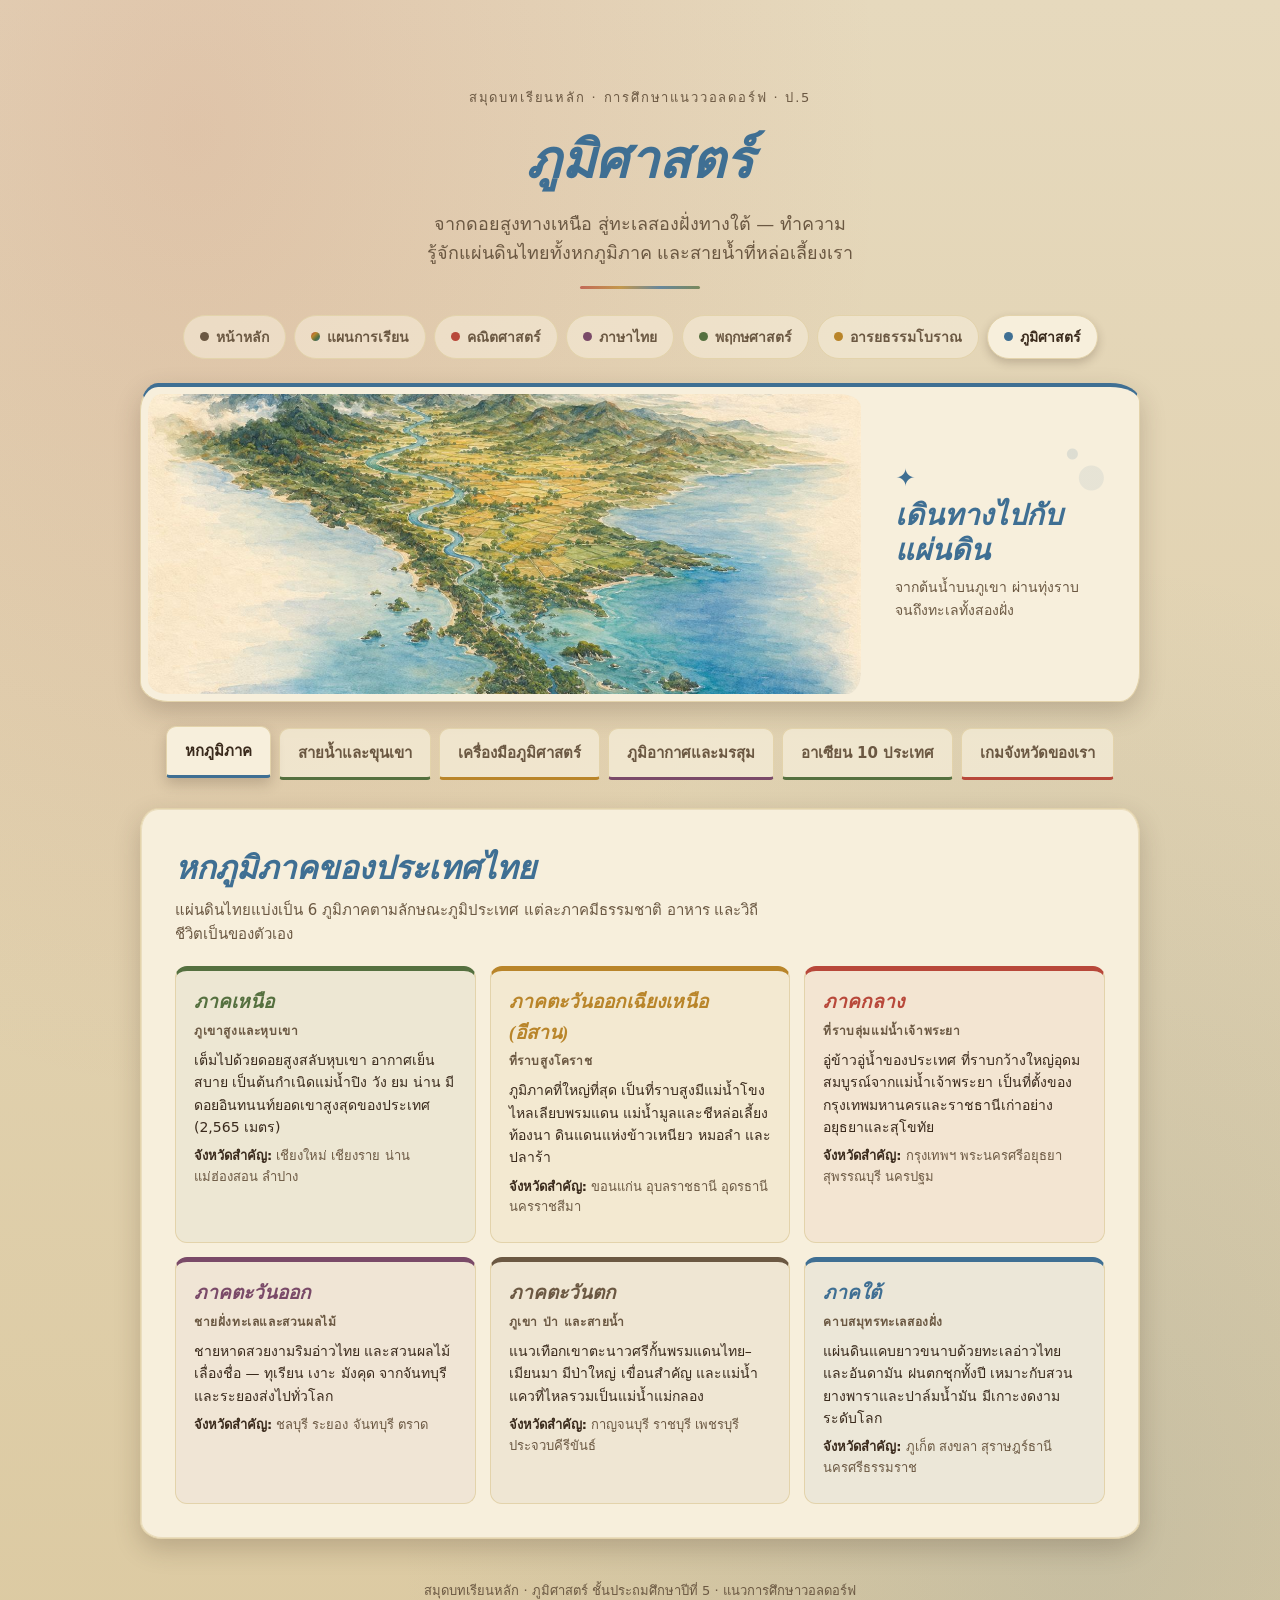
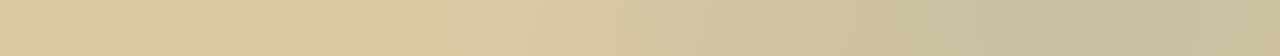
<file: geography.html>
<!DOCTYPE html>
<html lang="th">
<head>
<meta charset="UTF-8">
<meta name="viewport" content="width=device-width, initial-scale=1, viewport-fit=cover">
<meta name="theme-color" content="#e6d9bd" media="(prefers-color-scheme: light)">
<meta name="theme-color" content="#1c2a22" media="(prefers-color-scheme: dark)">
<title>ภูมิศาสตร์ · สมุดบทเรียนหลัก ป.5 แนววอลดอร์ฟ</title>
<link rel="stylesheet" href="assets/style.css">
<style>
  .region-grid{
    display:grid; grid-template-columns:repeat(auto-fit, minmax(260px, 1fr));
    gap:14px;
  }
  .region{
    border:1px solid var(--card-edge);
    border-top:5px solid var(--c, var(--blue));
    border-radius:12px;
    background:color-mix(in srgb, var(--c, var(--blue)) 6%, var(--card));
    padding:16px 18px;
  }
  .region h3{
    font-family:var(--font-display); font-style:italic; font-size:19px;
    color:var(--c, var(--blue)); margin:0 0 4px;
  }
  .region .r-tag{
    font-size:12px; letter-spacing:.05em; text-transform:uppercase;
    color:var(--ink-soft); margin-bottom:8px; font-weight:700;
  }
  .region p{font-size:14px; margin-bottom:8px;}
  .region .r-prov{font-size:13px; color:var(--ink-soft);}
  .region .r-prov b{color:var(--ink);}

  .river-row{
    display:flex; align-items:center; gap:0; flex-wrap:wrap;
    justify-content:center; margin:10px 0 4px;
  }
  .river-chip{
    font-weight:700; font-size:14.5px;
    background:color-mix(in srgb, var(--blue) 16%, var(--card));
    border:1px solid var(--card-edge);
    border-radius:10px; padding:9px 14px;
  }
  .river-arrow{color:var(--ink-soft); font-size:18px; padding:0 8px;}
</style>
</head>
<body>
<div class="page" style="--page-accent:var(--blue)">
  <div class="wrap">

    <div class="cover">
      <p class="eyebrow">สมุดบทเรียนหลัก · การศึกษาแนววอลดอร์ฟ · ป.5</p>
      <h1>ภูมิศาสตร์</h1>
      <p class="sub">จากดอยสูงทางเหนือ สู่ทะเลสองฝั่งทางใต้ — ทำความรู้จักแผ่นดินไทยทั้งหกภูมิภาค และสายน้ำที่หล่อเลี้ยงเรา</p>
      <div class="rule"></div>
    </div>

    <nav class="site-nav" aria-label="วิชา">
      <a href="index.html" style="--s:var(--ink-soft)"><span class="dot"></span>หน้าหลัก</a>
      <a href="plan.html" style="--s:linear-gradient(135deg,var(--red),var(--gold),var(--leaf),var(--blue))"><span class="dot"></span>แผนการเรียน</a>
      <a href="math.html" style="--s:var(--red)"><span class="dot"></span>คณิตศาสตร์</a>
      <a href="thai.html" style="--s:var(--plum)"><span class="dot"></span>ภาษาไทย</a>
      <a href="botany.html" style="--s:var(--leaf)"><span class="dot"></span>พฤกษศาสตร์</a>
      <a href="history.html" style="--s:var(--gold)"><span class="dot"></span>อารยธรรมโบราณ</a>
      <a href="geography.html" style="--s:var(--blue)" aria-current="page"><span class="dot"></span>ภูมิศาสตร์</a>
    </nav>

    <figure class="subject-art" style="--art-accent:var(--blue)">
      <img src="assets/geography-hero.jpg" alt="ภาพสีน้ำภูมิประเทศคล้ายประเทศไทย จากภูเขาทางเหนือผ่านที่ราบและแม่น้ำสู่คาบสมุทรและทะเล" width="1400" height="933">
      <figcaption><b>เดินทางไปกับแผ่นดิน</b><span>จากต้นน้ำบนภูเขา ผ่านทุ่งราบ จนถึงทะเลทั้งสองฝั่ง</span></figcaption>
    </figure>

    <nav class="tabs" role="tablist" aria-label="บทเรียน">
      <button role="tab" data-target="regions" style="--tab-accent:var(--blue)" aria-selected="true">หกภูมิภาค</button>
      <button role="tab" data-target="rivers" style="--tab-accent:var(--leaf)" aria-selected="false">สายน้ำและขุนเขา</button>
      <button role="tab" data-target="maptools" style="--tab-accent:var(--gold)" aria-selected="false">เครื่องมือภูมิศาสตร์</button>
      <button role="tab" data-target="climate" style="--tab-accent:var(--plum)" aria-selected="false">ภูมิอากาศและมรสุม</button>
      <button role="tab" data-target="asean" style="--tab-accent:var(--leaf)" aria-selected="false">อาเซียน 10 ประเทศ</button>
      <button role="tab" data-target="quiz" style="--tab-accent:var(--red)" aria-selected="false">เกมจังหวัดของเรา</button>
    </nav>

    <!-- ============ REGIONS ============ -->
    <section class="lesson active" id="regions">
      <div class="card" style="--card-accent:var(--blue)">
        <h2>หกภูมิภาคของประเทศไทย</h2>
        <p class="lead">แผ่นดินไทยแบ่งเป็น 6 ภูมิภาคตามลักษณะภูมิประเทศ แต่ละภาคมีธรรมชาติ อาหาร และวิถีชีวิตเป็นของตัวเอง</p>

        <div class="region-grid">
          <div class="region" style="--c:var(--leaf)">
            <h3>ภาคเหนือ</h3>
            <div class="r-tag">ภูเขาสูงและหุบเขา</div>
            <p>เต็มไปด้วยดอยสูงสลับหุบเขา อากาศเย็นสบาย เป็นต้นกำเนิดแม่น้ำปิง วัง ยม น่าน มีดอยอินทนนท์ยอดเขาสูงสุดของประเทศ (2,565 เมตร)</p>
            <p class="r-prov"><b>จังหวัดสำคัญ:</b> เชียงใหม่ เชียงราย น่าน แม่ฮ่องสอน ลำปาง</p>
          </div>
          <div class="region" style="--c:var(--gold)">
            <h3>ภาคตะวันออกเฉียงเหนือ (อีสาน)</h3>
            <div class="r-tag">ที่ราบสูงโคราช</div>
            <p>ภูมิภาคที่ใหญ่ที่สุด เป็นที่ราบสูงมีแม่น้ำโขงไหลเลียบพรมแดน แม่น้ำมูลและชีหล่อเลี้ยงท้องนา ดินแดนแห่งข้าวเหนียว หมอลำ และปลาร้า</p>
            <p class="r-prov"><b>จังหวัดสำคัญ:</b> ขอนแก่น อุบลราชธานี อุดรธานี นครราชสีมา</p>
          </div>
          <div class="region" style="--c:var(--red)">
            <h3>ภาคกลาง</h3>
            <div class="r-tag">ที่ราบลุ่มแม่น้ำเจ้าพระยา</div>
            <p>อู่ข้าวอู่น้ำของประเทศ ที่ราบกว้างใหญ่อุดมสมบูรณ์จากแม่น้ำเจ้าพระยา เป็นที่ตั้งของกรุงเทพมหานครและราชธานีเก่าอย่างอยุธยาและสุโขทัย</p>
            <p class="r-prov"><b>จังหวัดสำคัญ:</b> กรุงเทพฯ พระนครศรีอยุธยา สุพรรณบุรี นครปฐม</p>
          </div>
          <div class="region" style="--c:var(--plum)">
            <h3>ภาคตะวันออก</h3>
            <div class="r-tag">ชายฝั่งทะเลและสวนผลไม้</div>
            <p>ชายหาดสวยงามริมอ่าวไทย และสวนผลไม้เลื่องชื่อ — ทุเรียน เงาะ มังคุด จากจันทบุรีและระยองส่งไปทั่วโลก</p>
            <p class="r-prov"><b>จังหวัดสำคัญ:</b> ชลบุรี ระยอง จันทบุรี ตราด</p>
          </div>
          <div class="region" style="--c:var(--ink-soft)">
            <h3>ภาคตะวันตก</h3>
            <div class="r-tag">ภูเขา ป่า และสายน้ำ</div>
            <p>แนวเทือกเขาตะนาวศรีกั้นพรมแดนไทย–เมียนมา มีป่าใหญ่ เขื่อนสำคัญ และแม่น้ำแควที่ไหลรวมเป็นแม่น้ำแม่กลอง</p>
            <p class="r-prov"><b>จังหวัดสำคัญ:</b> กาญจนบุรี ราชบุรี เพชรบุรี ประจวบคีรีขันธ์</p>
          </div>
          <div class="region" style="--c:var(--blue)">
            <h3>ภาคใต้</h3>
            <div class="r-tag">คาบสมุทรทะเลสองฝั่ง</div>
            <p>แผ่นดินแคบยาวขนาบด้วยทะเลอ่าวไทยและอันดามัน ฝนตกชุกทั้งปี เหมาะกับสวนยางพาราและปาล์มน้ำมัน มีเกาะงดงามระดับโลก</p>
            <p class="r-prov"><b>จังหวัดสำคัญ:</b> ภูเก็ต สงขลา สุราษฎร์ธานี นครศรีธรรมราช</p>
          </div>
        </div>
      </div>
    </section>

    <!-- ============ RIVERS ============ -->
    <section class="lesson" id="rivers">
      <div class="card" style="--card-accent:var(--leaf)">
        <h2>สายน้ำและขุนเขา</h2>
        <p class="lead">แม่น้ำคือเส้นเลือดของแผ่นดิน — ชาวไทยตั้งบ้านเรือน ปลูกข้าว และค้าขายริมสายน้ำมาแต่โบราณ</p>

        <h3>กำเนิดแม่น้ำเจ้าพระยา</h3>
        <p style="font-size:14.5px; margin-bottom:6px;">แม่น้ำสี่สายจากภาคเหนือไหลลงมารวมกันเป็นสองสาย แล้วบรรจบกันที่ปากน้ำโพ จังหวัดนครสวรรค์:</p>
        <div class="river-row">
          <span class="river-chip">ปิง + วัง</span>
          <span class="river-arrow">→</span>
          <span class="river-chip">ปิง</span>
        </div>
        <div class="river-row">
          <span class="river-chip">ยม + น่าน</span>
          <span class="river-arrow">→</span>
          <span class="river-chip">น่าน</span>
        </div>
        <div class="river-row">
          <span class="river-chip">ปิง + น่าน (ที่นครสวรรค์)</span>
          <span class="river-arrow">→</span>
          <span class="river-chip" style="background:color-mix(in srgb, var(--blue) 30%, var(--card));">แม่น้ำเจ้าพระยา</span>
        </div>

        <div class="divider"></div>

        <div class="know-grid">
          <div class="know" style="--card-accent:var(--leaf)">
            <h4>แม่น้ำสำคัญอื่น ๆ</h4>
            <ul>
              <li><b>แม่น้ำโขง</b> — กั้นพรมแดนไทย–ลาว ยาวที่สุดในเอเชียตะวันออกเฉียงใต้</li>
              <li><b>แม่น้ำมูลและชี</b> — หล่อเลี้ยงท้องนาภาคอีสาน</li>
              <li><b>แม่น้ำแม่กลอง</b> — เกิดจากแควน้อยรวมแควใหญ่ที่กาญจนบุรี</li>
              <li><b>แม่น้ำตาปี</b> — สายน้ำใหญ่ที่สุดของภาคใต้</li>
            </ul>
          </div>
          <div class="know" style="--card-accent:var(--leaf)">
            <h4>ขุนเขาของไทย</h4>
            <ul>
              <li><b>ดอยอินทนนท์</b> (เชียงใหม่) — ยอดสูงสุดของไทย 2,565 เมตร</li>
              <li><b>เทือกเขาถนนธงชัย–ตะนาวศรี</b> — กำแพงฝั่งตะวันตก</li>
              <li><b>เทือกเขาเพชรบูรณ์–ดงพญาเย็น</b> — กั้นภาคกลางกับอีสาน</li>
              <li><b>เขาหลวง</b> (นครศรีธรรมราช) — ยอดสูงสุดของภาคใต้</li>
            </ul>
          </div>
        </div>
      </div>
    </section>

    <!-- ============ MAP TOOLS ============ -->
    <section class="lesson" id="maptools">
      <div class="card" style="--card-accent:var(--gold)">
        <h2>เครื่องมือทางภูมิศาสตร์</h2>
        <p class="lead">แผนที่คือภาษาของนักภูมิศาสตร์ — อ่านเป็นเมื่อไหร่ เราจะเดินทางไปได้ทุกที่บนโลกโดยไม่หลง</p>

        <div class="two-col">
          <div style="display:flex; flex-direction:column; align-items:center; gap:12px;">
            <h3>เข็มทิศ 8 ทิศ</h3>
            <svg width="230" height="230" viewBox="0 0 230 230" role="img" aria-label="เข็มทิศแสดงทิศทั้งแปด">
              <circle cx="115" cy="115" r="98" fill="none" stroke="var(--card-edge)" stroke-width="2"></circle>
              <circle cx="115" cy="115" r="72" fill="none" stroke="var(--card-edge)" stroke-width="1" stroke-dasharray="3 4"></circle>
              <path d="M115 25 L128 108 L115 118 L102 108 Z" fill="var(--red)"></path>
              <path d="M115 205 L128 122 L115 112 L102 122 Z" fill="var(--ink-soft)"></path>
              <circle cx="115" cy="115" r="7" fill="var(--gold)"></circle>
              <text x="115" y="16" text-anchor="middle" font-size="16" font-weight="700" fill="var(--red)">เหนือ</text>
              <text x="115" y="224" text-anchor="middle" font-size="16" font-weight="700" fill="var(--ink)">ใต้</text>
              <text x="222" y="121" text-anchor="end" font-size="16" font-weight="700" fill="var(--ink)">อ.</text>
              <text x="8" y="121" text-anchor="start" font-size="16" font-weight="700" fill="var(--ink)">ต.</text>
              <text x="185" y="50" text-anchor="middle" font-size="12" fill="var(--ink-soft)">ต.อ.เฉียงเหนือ</text>
              <text x="185" y="192" text-anchor="middle" font-size="12" fill="var(--ink-soft)">ต.อ.เฉียงใต้</text>
              <text x="46" y="50" text-anchor="middle" font-size="12" fill="var(--ink-soft)">ต.ต.เฉียงเหนือ</text>
              <text x="46" y="192" text-anchor="middle" font-size="12" fill="var(--ink-soft)">ต.ต.เฉียงใต้</text>
            </svg>
            <p style="font-size:13.5px; color:var(--ink-soft); text-align:center;">บนแผนที่ <b>ทิศเหนืออยู่ด้านบนเสมอ</b> ยกเว้นจะระบุไว้เป็นอย่างอื่น</p>
          </div>

          <div>
            <h3>มาตราส่วน — ลองคำนวณดู</h3>
            <p style="font-size:14.5px; margin-bottom:14px;">มาตราส่วน <b>1 : 100,000</b> หมายความว่า ระยะ 1 หน่วยบนแผนที่ เท่ากับ 100,000 หน่วยจริงบนพื้นโลก</p>
            <label class="field-label" for="scaleCm">ระยะที่วัดได้บนแผนที่: <span id="scaleCmVal">4</span> เซนติเมตร</label>
            <input type="range" id="scaleCm" min="1" max="20" value="4">
            <label class="field-label" for="scaleSel" style="margin-top:14px;">มาตราส่วนของแผนที่</label>
            <div class="pill-row" id="scalePicker" style="margin-bottom:14px;"></div>
            <div class="readout" style="width:100%;">
              <div class="k">ระยะจริงบนพื้นโลก</div>
              <div class="v" id="scaleOut">4 กิโลเมตร</div>
            </div>
            <p style="font-size:13px; color:var(--ink-soft); margin-top:10px;" id="scaleWork"></p>
          </div>
        </div>

        <div class="divider"></div>

        <div class="know-grid">
          <div class="know" style="--card-accent:var(--gold)">
            <h4>เส้นละติจูด (เส้นรุ้ง)</h4>
            <p>ลากขนานรอบโลกในแนวนอน บอกว่าอยู่<b>เหนือหรือใต้</b>เส้นศูนย์สูตรเท่าใด<br>
            เส้นศูนย์สูตรคือ 0° ขั้วโลกเหนือคือ 90° เหนือ<br>
            <b>ประเทศไทยอยู่ที่ประมาณ 6°–20° เหนือ</b> จึงเป็นเขตร้อน</p>
          </div>
          <div class="know" style="--card-accent:var(--gold)">
            <h4>เส้นลองจิจูด (เส้นแวง)</h4>
            <p>ลากจากขั้วโลกเหนือถึงใต้ในแนวตั้ง บอกว่าอยู่<b>ตะวันออกหรือตะวันตก</b>ของเส้นเมริเดียนแรกที่กรีนิช<br>
            <b>ประเทศไทยอยู่ที่ประมาณ 97°–105° ตะวันออก</b> เวลาจึงเร็วกว่ากรีนิช 7 ชั่วโมง</p>
          </div>
          <div class="know" style="--card-accent:var(--gold)">
            <h4>สัญลักษณ์บนแผนที่</h4>
            <ul>
              <li><b>สีน้ำเงิน</b> — แม่น้ำ ทะเล ทะเลสาบ</li>
              <li><b>สีเขียว</b> — ที่ราบต่ำและป่าไม้</li>
              <li><b>สีเหลือง–น้ำตาล</b> — ที่ราบสูงและภูเขา (ยิ่งเข้มยิ่งสูง)</li>
              <li><b>เส้นแดง</b> — ถนน &nbsp;·&nbsp; <b>จุดวงกลม</b> — เมือง &nbsp;·&nbsp; <b>ดาว</b> — เมืองหลวง</li>
            </ul>
          </div>
          <div class="know" style="--card-accent:var(--gold)">
            <h4>ประเภทของแผนที่</h4>
            <ul>
              <li><b>แผนที่กายภาพ</b> — แสดงภูเขา แม่น้ำ ที่ราบ</li>
              <li><b>แผนที่รัฐกิจ</b> — แสดงเขตแดนจังหวัดและประเทศ</li>
              <li><b>แผนที่เฉพาะเรื่อง</b> — เช่น แผนที่ฝนตก แผนที่ประชากร</li>
              <li><b>ลูกโลก</b> — แม่นยำที่สุดเพราะเป็นทรงกลมเหมือนโลกจริง</li>
            </ul>
          </div>
        </div>

        <div class="divider"></div>

        <h3>ฝึกอ่านแผนที่</h3>
        <div id="mapQuiz"></div>
      </div>
    </section>

    <!-- ============ CLIMATE ============ -->
    <section class="lesson" id="climate">
      <div class="card" style="--card-accent:var(--plum)">
        <h2>ภูมิอากาศและลมมรสุม</h2>
        <p class="lead">ประเทศไทยมี 3 ฤดู ไม่ใช่ 4 เพราะเราอยู่ในเขตร้อน — และผู้กำหนดฤดูของเราคือ "ลมมรสุม" ที่เปลี่ยนทิศปีละ 2 ครั้ง</p>

        <div class="know-grid">
          <div class="know" style="--card-accent:var(--plum)">
            <h4>🌧 มรสุมตะวันตกเฉียงใต้</h4>
            <p><b>ช่วงเวลา:</b> กลางพฤษภาคม – กลางตุลาคม</p>
            <p style="margin-top:6px;">พัดจากมหาสมุทรอินเดียซึ่งชื้นมาก จึงพา<b>ฝน</b>มาให้ทั้งประเทศ — นี่คือฤดูฝนของเรา ภาคใต้ฝั่งอันดามันจะรับฝนหนักที่สุด</p>
          </div>
          <div class="know" style="--card-accent:var(--plum)">
            <h4>❄️ มรสุมตะวันออกเฉียงเหนือ</h4>
            <p><b>ช่วงเวลา:</b> กลางตุลาคม – กลางกุมภาพันธ์</p>
            <p style="margin-top:6px;">พัดจากแผ่นดินจีนซึ่งแห้งและเย็น จึงนำ<b>อากาศหนาว</b>มาให้ภาคเหนือและอีสาน แต่พอพัดผ่านอ่าวไทยจะอุ้มความชื้น ทำให้<b>ภาคใต้ฝั่งอ่าวไทยมีฝนตกช่วงนี้แทน</b></p>
          </div>
        </div>

        <div class="divider"></div>

        <h3>สามฤดูของไทย</h3>
        <div class="know-grid">
          <div class="know" style="--card-accent:var(--plum)"><h4>ฤดูร้อน</h4><p><b>กลาง ก.พ. – กลาง พ.ค.</b><br>ดวงอาทิตย์ตั้งฉากกับประเทศไทย อากาศร้อนจัด เมษายนร้อนที่สุด</p></div>
          <div class="know" style="--card-accent:var(--plum)"><h4>ฤดูฝน</h4><p><b>กลาง พ.ค. – กลาง ต.ค.</b><br>มรสุมตะวันตกเฉียงใต้พัดเข้ามา กันยายนฝนตกชุกที่สุด เป็นฤดูทำนา</p></div>
          <div class="know" style="--card-accent:var(--plum)"><h4>ฤดูหนาว</h4><p><b>กลาง ต.ค. – กลาง ก.พ.</b><br>มรสุมตะวันออกเฉียงเหนือพัดลงมา ภาคเหนือและอีสานหนาวที่สุด</p></div>
        </div>

        <div class="divider"></div>

        <div class="know" style="--card-accent:var(--plum)">
          <h4>ทำไมภาคใต้จึงไม่มีฤดูหนาว?</h4>
          <p>เพราะภาคใต้อยู่ใกล้เส้นศูนย์สูตรที่สุด และมีทะเลขนาบทั้งสองด้าน น้ำทะเลช่วยรักษาอุณหภูมิไม่ให้เปลี่ยนแปลงมาก ภาคใต้จึงมีเพียง <b>2 ฤดู คือฤดูฝนและฤดูร้อน</b> และฝนตกยาวนานเกือบทั้งปี เหมาะกับสวนยางพาราและปาล์มน้ำมันที่ต้องการความชื้นสูง</p>
        </div>

        <div class="divider"></div>

        <h3>ทรัพยากรและภัยธรรมชาติ</h3>
        <div class="know-grid">
          <div class="know" style="--card-accent:var(--plum)">
            <h4>ทรัพยากรสำคัญของไทย</h4>
            <ul>
              <li><b>ดิน</b> — ที่ราบลุ่มเจ้าพระยาปลูกข้าวเลี้ยงคนทั้งประเทศและส่งออก</li>
              <li><b>ป่าไม้</b> — ต้นน้ำลำธาร ที่อยู่ของสัตว์ป่า และดูดซับคาร์บอน</li>
              <li><b>แร่ธาตุ</b> — ดีบุก (ภูเก็ต) ก๊าซธรรมชาติ (อ่าวไทย) ยิปซัม ลิกไนต์</li>
              <li><b>ทะเล</b> — ประมง การท่องเที่ยว และเส้นทางขนส่งสินค้า</li>
            </ul>
          </div>
          <div class="know" style="--card-accent:var(--plum)">
            <h4>ภัยธรรมชาติที่พบบ่อย</h4>
            <ul>
              <li><b>น้ำท่วม</b> — ภาคกลางช่วงฝนชุก เพราะเป็นที่ราบต่ำรับน้ำจากภาคเหนือ</li>
              <li><b>ภัยแล้ง</b> — อีสานเพราะดินเป็นทรายเก็บน้ำไม่อยู่</li>
              <li><b>ดินถล่ม</b> — ภูเขาที่ถูกตัดไม้ทำลายป่า</li>
              <li><b>พายุหมุนเขตร้อน</b> — เข้าทางอีสานและภาคใต้ช่วงปลายฝน</li>
            </ul>
          </div>
        </div>

        <div class="divider"></div>

        <h3>ฝึกจากโจทย์</h3>
        <div id="climateQuiz"></div>
      </div>
    </section>

    <!-- ============ ASEAN ============ -->
    <section class="lesson" id="asean">
      <div class="card" style="--card-accent:var(--leaf)">
        <h2>อาเซียน — เพื่อนบ้านสิบประเทศ</h2>
        <p class="lead">สมาคมประชาชาติแห่งเอเชียตะวันออกเฉียงใต้ (ASEAN) ก่อตั้งเมื่อ <b>8 สิงหาคม พ.ศ. 2510</b> ที่กรุงเทพมหานคร โดยเริ่มจาก 5 ประเทศ ปัจจุบันมี 10 ประเทศ คำขวัญคือ <b>"หนึ่งวิสัยทัศน์ หนึ่งอัตลักษณ์ หนึ่งประชาคม"</b></p>

        <div class="table-scroll">
          <table class="plain">
            <thead>
              <tr><th>ประเทศ</th><th>เมืองหลวง</th><th>สกุลเงิน</th><th>เกร็ดน่ารู้</th></tr>
            </thead>
            <tbody>
              <tr><td><b>ไทย</b></td><td>กรุงเทพมหานคร</td><td>บาท</td><td>ประเทศเดียวในอาเซียนที่ไม่เคยเป็นเมืองขึ้นของชาติตะวันตก</td></tr>
              <tr><td><b>เมียนมา</b></td><td>เนปยีดอ</td><td>จ๊าด</td><td>ประเทศที่ใหญ่ที่สุดในอาเซียนภาคพื้นทวีป มีพรมแดนติดไทยยาวที่สุด</td></tr>
              <tr><td><b>ลาว</b></td><td>เวียงจันทน์</td><td>กีบ</td><td>ประเทศเดียวในอาเซียนที่ไม่มีทางออกสู่ทะเล</td></tr>
              <tr><td><b>กัมพูชา</b></td><td>พนมเปญ</td><td>เรียล</td><td>ที่ตั้งของนครวัด ศาสนสถานที่ใหญ่ที่สุดในโลก</td></tr>
              <tr><td><b>เวียดนาม</b></td><td>ฮานอย</td><td>ด่ง</td><td>รูปร่างประเทศยาวเรียวคล้ายตัว S ส่งออกข้าวและกาแฟรายใหญ่</td></tr>
              <tr><td><b>มาเลเซีย</b></td><td>กัวลาลัมเปอร์</td><td>ริงกิต</td><td>แบ่งเป็นสองส่วนคั่นด้วยทะเลจีนใต้</td></tr>
              <tr><td><b>สิงคโปร์</b></td><td>สิงคโปร์</td><td>ดอลลาร์สิงคโปร์</td><td>เล็กที่สุดในอาเซียนแต่ร่ำรวยที่สุด เป็นท่าเรือสำคัญของโลก</td></tr>
              <tr><td><b>บรูไน</b></td><td>บันดาร์เสรีเบกาวัน</td><td>ดอลลาร์บรูไน</td><td>ประชากรน้อยที่สุด ร่ำรวยจากน้ำมันและก๊าซธรรมชาติ</td></tr>
              <tr><td><b>อินโดนีเซีย</b></td><td>จาการ์ตา</td><td>รูเปียห์</td><td>ประเทศหมู่เกาะที่ใหญ่ที่สุดในโลก มีกว่า 17,000 เกาะ ประชากรมากที่สุดในอาเซียน</td></tr>
              <tr><td><b>ฟิลิปปินส์</b></td><td>มะนิลา</td><td>เปโซ</td><td>ประเทศหมู่เกาะกว่า 7,000 เกาะ ตั้งอยู่บนวงแหวนไฟจึงมีภูเขาไฟมาก</td></tr>
            </tbody>
          </table>
        </div>

        <div class="know" style="--card-accent:var(--leaf); margin-top:16px;">
          <h4>เคล็ดลับจำ 5 ประเทศผู้ก่อตั้ง</h4>
          <p>ไทย · มาเลเซีย · อินโดนีเซีย · ฟิลิปปินส์ · สิงคโปร์ &nbsp;→&nbsp; ท่องว่า “<b>ไทย มา อิน ฟิ ส</b>”<br>
          ต่อมาบรูไนเข้าร่วมปี 2527 · เวียดนามปี 2538 · ลาวและเมียนมาปี 2540 · กัมพูชาปี 2542 (เข้าเป็นชาติสุดท้าย)</p>
        </div>

        <div class="divider"></div>

        <h3>เกมจับคู่เมืองหลวงอาเซียน</h3>
        <div id="aseanQuiz"></div>
      </div>
    </section>

    <!-- ============ QUIZ ============ -->
    <section class="lesson" id="quiz">
      <div class="card" style="--card-accent:var(--red)">
        <h2>จังหวัดนี้อยู่ภาคไหน?</h2>
        <p class="lead">ทายให้ถูกว่าแต่ละจังหวัดอยู่ภูมิภาคใดของประเทศไทย</p>
        <div id="provinceQuiz"></div>

        <div class="divider"></div>

        <h3>คำถามสายน้ำและขุนเขา</h3>
        <div id="riverQuiz"></div>
      </div>
    </section>

    <footer>สมุดบทเรียนหลัก · ภูมิศาสตร์ ชั้นประถมศึกษาปีที่ 5 · แนวการศึกษาวอลดอร์ฟ</footer>
  </div>
</div>

<script src="assets/quiz.js"></script>
<script>
(function(){
  "use strict";

  var tabButtons = document.querySelectorAll("nav.tabs button");
  var sections = document.querySelectorAll("section.lesson");
  tabButtons.forEach(function(btn){
    btn.addEventListener("click", function(){
      tabButtons.forEach(function(b){ b.setAttribute("aria-selected","false"); });
      sections.forEach(function(s){ s.classList.remove("active"); });
      btn.setAttribute("aria-selected","true");
      document.getElementById(btn.dataset.target).classList.add("active");
    });
  });

  makeQuiz(document.getElementById("provinceQuiz"), {
    fixedChoices: ["เหนือ","ตะวันออกเฉียงเหนือ","กลาง","ตะวันออก","ตะวันตก","ใต้"],
    items: [
      {prompt:"เชียงใหม่ — เมืองแห่งดอยสุเทพ", answer:"เหนือ"},
      {prompt:"ขอนแก่น — เมืองใหญ่กลางที่ราบสูง", answer:"ตะวันออกเฉียงเหนือ"},
      {prompt:"ภูเก็ต — ไข่มุกแห่งอันดามัน", answer:"ใต้"},
      {prompt:"ชลบุรี — เมืองชายทะเลใกล้กรุงเทพฯ", answer:"ตะวันออก"},
      {prompt:"กาญจนบุรี — เมืองแห่งสะพานข้ามแม่น้ำแคว", answer:"ตะวันตก"},
      {prompt:"พระนครศรีอยุธยา — ราชธานีเก่า 417 ปี", answer:"กลาง"},
      {prompt:"อุบลราชธานี — เมืองริมแม่น้ำมูล", answer:"ตะวันออกเฉียงเหนือ"},
      {prompt:"สุราษฎร์ธานี — เมืองร้อยเกาะ", answer:"ใต้"},
      {prompt:"เชียงราย — เหนือสุดแดนสยาม", answer:"เหนือ"},
      {prompt:"จันทบุรี — เมืองแห่งทุเรียนและพลอย", answer:"ตะวันออก"},
      {prompt:"นครปฐม — เมืองพระปฐมเจดีย์", answer:"กลาง"},
      {prompt:"เพชรบุรี — เมืองขนมหวานเชิงเขาตะนาวศรี", answer:"ตะวันตก"}
    ]
  });

  /* ---------- map scale calculator ---------- */
  var scaleOptions = [
    {label:"1 : 50,000", v:50000},
    {label:"1 : 100,000", v:100000},
    {label:"1 : 250,000", v:250000},
    {label:"1 : 1,000,000", v:1000000}
  ];
  var curScale = scaleOptions[1];
  var sPicker = document.getElementById("scalePicker");
  scaleOptions.forEach(function(o, i){
    var b = document.createElement("button");
    b.className = "pill";
    b.textContent = o.label;
    b.style.setProperty("--pill-color","var(--gold)");
    b.setAttribute("aria-pressed", i === 1 ? "true" : "false");
    b.addEventListener("click", function(){
      sPicker.querySelectorAll(".pill").forEach(function(p){ p.setAttribute("aria-pressed","false"); });
      b.setAttribute("aria-pressed","true");
      curScale = o;
      renderScale();
    });
    sPicker.appendChild(b);
  });
  var scaleCm = document.getElementById("scaleCm");
  function renderScale(){
    var cm = +scaleCm.value;
    document.getElementById("scaleCmVal").textContent = cm;
    var realCm = cm * curScale.v;
    var km = realCm / 100000;
    document.getElementById("scaleOut").textContent =
      (km >= 1 ? (Math.round(km*100)/100) + " กิโลเมตร" : (Math.round(realCm/100)) + " เมตร");
    document.getElementById("scaleWork").innerHTML =
      "วิธีคิด: " + cm + " ซม. × " + curScale.v.toLocaleString() + " = " + realCm.toLocaleString() +
      " ซม. แล้วหารด้วย 100,000 เพื่อเปลี่ยนเป็นกิโลเมตร";
  }
  scaleCm.addEventListener("input", renderScale);
  renderScale();

  makeQuiz(document.getElementById("mapQuiz"), {
    items:[
      {prompt:"บนแผนที่ทั่วไป ทิศใดอยู่ด้านบนของแผ่น?",
       choices:["ทิศเหนือ","ทิศใต้","ทิศตะวันออก"], answer:"ทิศเหนือ"},
      {prompt:"มาตราส่วน 1 : 100,000 หมายความว่าอย่างไร?",
       choices:["1 ซม. บนแผนที่ = 1 กิโลเมตรจริง","1 ซม. บนแผนที่ = 100 เมตรจริง","1 เมตรบนแผนที่ = 100,000 เมตรจริง"],
       answer:"1 ซม. บนแผนที่ = 1 กิโลเมตรจริง",
       explain:"100,000 ซม. = 1,000 ม. = 1 กม."},
      {prompt:"บนแผนที่ สีน้ำเงินมักหมายถึงอะไร?",
       choices:["แหล่งน้ำ","ภูเขา","ป่าไม้"], answer:"แหล่งน้ำ"},
      {prompt:"สีน้ำตาลเข้มบนแผนที่กายภาพหมายถึงอะไร?",
       choices:["พื้นที่สูงมาก เช่น ภูเขา","ทะเลลึก","ทะเลทราย"], answer:"พื้นที่สูงมาก เช่น ภูเขา"},
      {prompt:"เส้นละติจูดบอกอะไรเรา?",
       choices:["อยู่เหนือหรือใต้เส้นศูนย์สูตรเท่าใด","อยู่ตะวันออกหรือตะวันตกเท่าใด","ความสูงจากระดับน้ำทะเล"],
       answer:"อยู่เหนือหรือใต้เส้นศูนย์สูตรเท่าใด"},
      {prompt:"ประเทศไทยตั้งอยู่ที่ละติจูดประมาณเท่าใด?",
       choices:["6°–20° เหนือ","20°–40° ใต้","0° พอดี"], answer:"6°–20° เหนือ",
       explain:"อยู่เหนือเส้นศูนย์สูตร จึงเป็นเขตร้อนชื้น"},
      {prompt:"เครื่องมือใดแสดงรูปร่างของโลกได้แม่นยำที่สุด?",
       choices:["ลูกโลก","แผนที่กระดาษ","เข็มทิศ"], answer:"ลูกโลก",
       explain:"เพราะเป็นทรงกลมเหมือนโลกจริง ไม่มีการบิดเบี้ยวจากการแผ่เป็นแผ่นแบน"},
      {prompt:"แผนที่ที่แสดงเขตแดนจังหวัดและประเทศเรียกว่าแผนที่อะไร?",
       choices:["แผนที่รัฐกิจ","แผนที่กายภาพ","แผนที่เฉพาะเรื่อง"], answer:"แผนที่รัฐกิจ"},
      {prompt:"ทิศที่อยู่ระหว่างทิศเหนือกับทิศตะวันออกเรียกว่าอะไร?",
       choices:["ตะวันออกเฉียงเหนือ","ตะวันตกเฉียงเหนือ","ตะวันออกเฉียงใต้"], answer:"ตะวันออกเฉียงเหนือ"},
      {prompt:"ถ้าวัดระยะบนแผนที่มาตราส่วน 1:50,000 ได้ 6 ซม. ระยะจริงเท่าใด?",
       choices:["3 กิโลเมตร","6 กิโลเมตร","300 เมตร"], answer:"3 กิโลเมตร",
       explain:"6 × 50,000 = 300,000 ซม. = 3 กม."}
    ]
  });

  /* ---------- climate quiz ---------- */
  makeQuiz(document.getElementById("climateQuiz"), {
    items:[
      {prompt:"ประเทศไทยมีกี่ฤดู?", choices:["3 ฤดู","4 ฤดู","2 ฤดู"], answer:"3 ฤดู",
       explain:"ร้อน ฝน หนาว — เพราะอยู่ในเขตร้อนจึงไม่มีฤดูใบไม้ร่วงและใบไม้ผลิ"},
      {prompt:"ลมมรสุมใดนำฝนมาสู่ประเทศไทย?",
       choices:["มรสุมตะวันตกเฉียงใต้","มรสุมตะวันออกเฉียงเหนือ","ลมทะเล"],
       answer:"มรสุมตะวันตกเฉียงใต้",
       explain:"พัดมาจากมหาสมุทรอินเดียซึ่งอุ้มความชื้นไว้มาก"},
      {prompt:"ลมมรสุมตะวันออกเฉียงเหนือนำอะไรมาสู่ภาคเหนือและอีสาน?",
       choices:["อากาศหนาวและแห้ง","ฝนตกหนัก","พายุหมุน"], answer:"อากาศหนาวและแห้ง",
       explain:"เพราะพัดมาจากแผ่นดินจีนที่หนาวเย็นและแห้ง"},
      {prompt:"ทำไมภาคใต้จึงมีเพียง 2 ฤดู?",
       choices:["อยู่ใกล้เส้นศูนย์สูตรและมีทะเลขนาบสองด้าน","อยู่บนภูเขาสูง","มีป่ามากที่สุด"],
       answer:"อยู่ใกล้เส้นศูนย์สูตรและมีทะเลขนาบสองด้าน",
       explain:"ทะเลช่วยรักษาอุณหภูมิให้คงที่ ไม่หนาวและมีฝนเกือบทั้งปี"},
      {prompt:"เดือนใดของไทยร้อนที่สุด?", choices:["เมษายน","มกราคม","กันยายน"], answer:"เมษายน"},
      {prompt:"ภูมิภาคใดประสบภัยแล้งบ่อยที่สุด?",
       choices:["ตะวันออกเฉียงเหนือ","ภาคใต้","ภาคตะวันออก"], answer:"ตะวันออกเฉียงเหนือ",
       explain:"เพราะดินเป็นทรายและมีชั้นเกลือใต้ดิน เก็บน้ำไม่อยู่"},
      {prompt:"ช่วงเดือนพฤศจิกายน–ธันวาคม ภาคใต้ฝั่งอ่าวไทยเป็นอย่างไร?",
       choices:["ฝนตกหนัก","แล้งที่สุด","หนาวจัด"], answer:"ฝนตกหนัก",
       explain:"มรสุมตะวันออกเฉียงเหนือพัดผ่านอ่าวไทยแล้วอุ้มความชื้นขึ้นฝั่ง"},
      {prompt:"ทรัพยากรใดที่ทำให้ภาคกลางเป็นอู่ข้าวอู่น้ำของไทย?",
       choices:["ดินตะกอนจากแม่น้ำเจ้าพระยา","แร่ดีบุก","ป่าไม้"],
       answer:"ดินตะกอนจากแม่น้ำเจ้าพระยา"},
      {prompt:"ก๊าซธรรมชาติของไทยส่วนใหญ่มาจากที่ใด?",
       choices:["อ่าวไทย","ภาคเหนือ","ทะเลอันดามัน"], answer:"อ่าวไทย"},
      {prompt:"การตัดไม้ทำลายป่าบนภูเขาทำให้เกิดภัยใดตามมา?",
       choices:["ดินถล่มและน้ำป่าไหลหลาก","แผ่นดินไหว","ภูเขาไฟระเบิด"],
       answer:"ดินถล่มและน้ำป่าไหลหลาก",
       explain:"รากไม้คือสิ่งที่ยึดดินไว้และชะลอน้ำฝนไม่ให้ไหลลงมาเร็วเกินไป"}
    ]
  });

  /* ---------- ASEAN quiz ---------- */
  makeQuiz(document.getElementById("aseanQuiz"), {
    items:[
      {prompt:"เมืองหลวงของเวียดนามคือเมืองใด?",
       choices:["ฮานอย","โฮจิมินห์ซิตี","พนมเปญ"], answer:"ฮานอย"},
      {prompt:"เมืองหลวงของเมียนมาคือเมืองใด?",
       choices:["เนปยีดอ","ย่างกุ้ง","มัณฑะเลย์"], answer:"เนปยีดอ",
       explain:"ย้ายจากย่างกุ้งมาเนปยีดอในปี พ.ศ. 2549"},
      {prompt:"เมืองหลวงของอินโดนีเซียคือเมืองใด?",
       choices:["จาการ์ตา","บาหลี","กัวลาลัมเปอร์"], answer:"จาการ์ตา"},
      {prompt:"ประเทศใดในอาเซียนไม่มีทางออกสู่ทะเล?",
       choices:["ลาว","กัมพูชา","เมียนมา"], answer:"ลาว"},
      {prompt:"ประเทศใดในอาเซียนมีขนาดเล็กที่สุด?",
       choices:["สิงคโปร์","บรูไน","กัมพูชา"], answer:"สิงคโปร์"},
      {prompt:"ประเทศใดในอาเซียนมีประชากรมากที่สุด?",
       choices:["อินโดนีเซีย","ฟิลิปปินส์","เวียดนาม"], answer:"อินโดนีเซีย",
       explain:"มีประชากรกว่า 270 ล้านคน มากเป็นอันดับ 4 ของโลก"},
      {prompt:"อาเซียนก่อตั้งขึ้นที่ประเทศใด?",
       choices:["ไทย","สิงคโปร์","อินโดนีเซีย"], answer:"ไทย",
       explain:"ลงนามปฏิญญากรุงเทพฯ เมื่อ 8 สิงหาคม พ.ศ. 2510"},
      {prompt:"นครวัดอยู่ในประเทศใด?",
       choices:["กัมพูชา","ลาว","เมียนมา"], answer:"กัมพูชา"},
      {prompt:"ประเทศใดในอาเซียนไม่เคยตกเป็นเมืองขึ้นของชาติตะวันตก?",
       choices:["ไทย","มาเลเซีย","ฟิลิปปินส์"], answer:"ไทย"},
      {prompt:"สกุลเงินของลาวคืออะไร?",
       choices:["กีบ","จ๊าด","เรียล"], answer:"กีบ"},
      {prompt:"ประเทศใดเข้าร่วมอาเซียนเป็นชาติสุดท้าย?",
       choices:["กัมพูชา","เวียดนาม","บรูไน"], answer:"กัมพูชา",
       explain:"เข้าร่วมในปี พ.ศ. 2542 ทำให้อาเซียนครบ 10 ประเทศ"},
      {prompt:"ประเทศใดตั้งอยู่บนวงแหวนไฟจึงมีภูเขาไฟและแผ่นดินไหวบ่อย?",
       choices:["ฟิลิปปินส์","ไทย","ลาว"], answer:"ฟิลิปปินส์"}
    ]
  });

  makeQuiz(document.getElementById("riverQuiz"), {
    items: [
      {prompt:"แม่น้ำเจ้าพระยาเกิดจากแม่น้ำปิงและน่านไหลมารวมกันที่จังหวัดใด?",
       choices:["นครสวรรค์","อยุธยา","ชัยนาท"], answer:"นครสวรรค์",
       explain:"บริเวณปากน้ำโพ จึงเรียกกันว่า 'ต้นแม่น้ำเจ้าพระยา'"},
      {prompt:"แม่น้ำสายใดกั้นพรมแดนระหว่างไทยกับลาว?",
       choices:["แม่น้ำโขง","แม่น้ำมูล","แม่น้ำน่าน"], answer:"แม่น้ำโขง"},
      {prompt:"ยอดเขาที่สูงที่สุดในประเทศไทยคือ?",
       choices:["ดอยอินทนนท์","ดอยสุเทพ","เขาหลวง"], answer:"ดอยอินทนนท์",
       explain:"สูง 2,565 เมตร อยู่ที่จังหวัดเชียงใหม่"},
      {prompt:"แม่น้ำมูลและแม่น้ำชีหล่อเลี้ยงภูมิภาคใด?",
       choices:["ตะวันออกเฉียงเหนือ","ภาคกลาง","ภาคใต้"], answer:"ตะวันออกเฉียงเหนือ"},
      {prompt:"ภูมิภาคใดมีทะเลขนาบทั้งสองฝั่ง?",
       choices:["ภาคใต้","ภาคตะวันออก","ภาคกลาง"], answer:"ภาคใต้",
       explain:"ฝั่งตะวันออกคืออ่าวไทย ฝั่งตะวันตกคือทะเลอันดามัน"}
    ]
  });
})();
</script>
<script src="assets/sessions.js"></script>
<script src="assets/session-mode.js"></script>
</body>
</html>
</file>
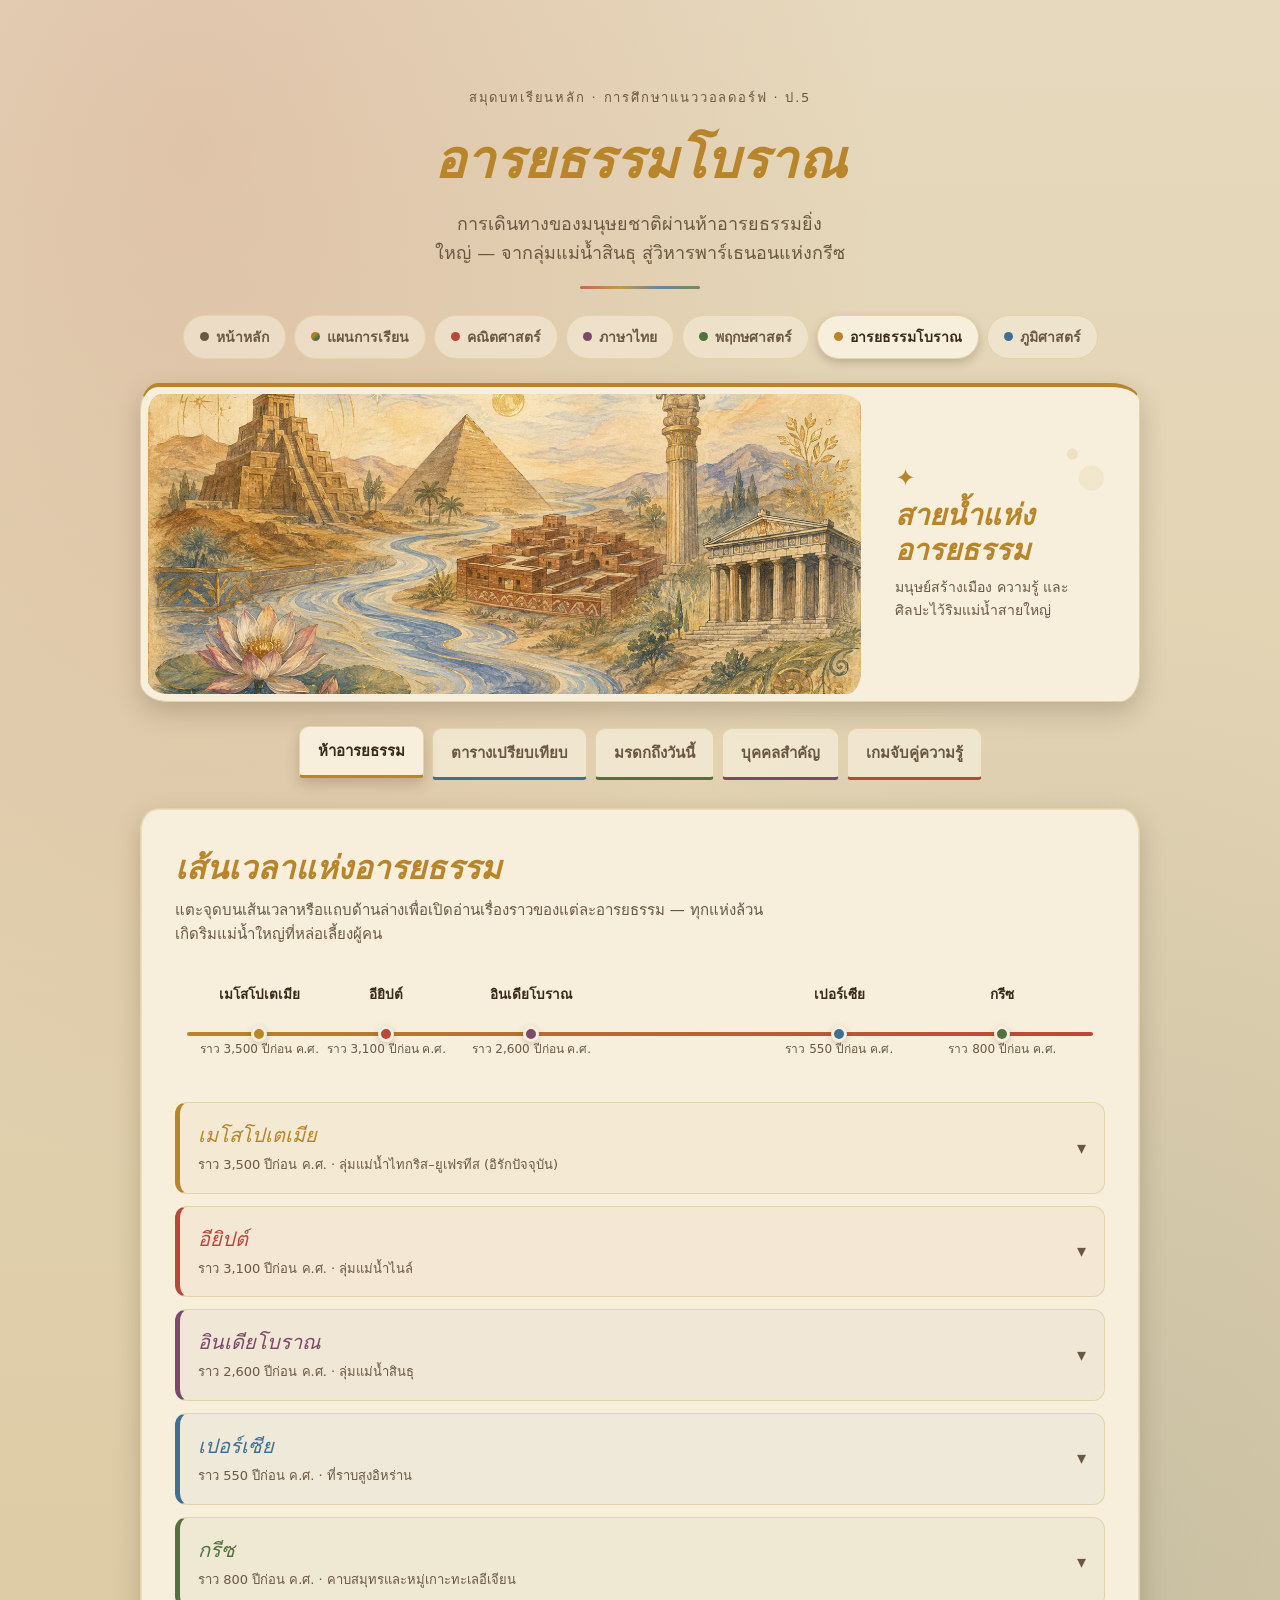
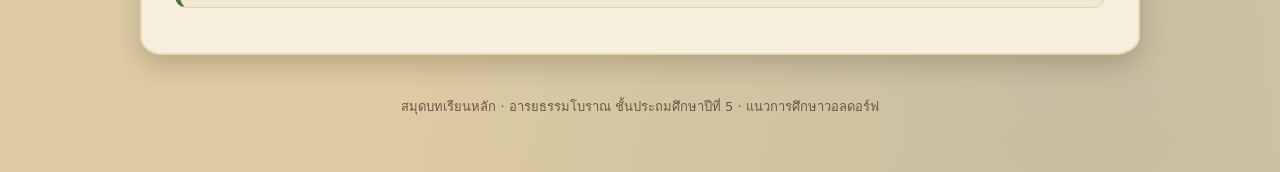
<file: history.html>
<!DOCTYPE html>
<html lang="th">
<head>
<meta charset="UTF-8">
<meta name="viewport" content="width=device-width, initial-scale=1, viewport-fit=cover">
<meta name="theme-color" content="#e6d9bd" media="(prefers-color-scheme: light)">
<meta name="theme-color" content="#1c2a22" media="(prefers-color-scheme: dark)">
<title>อารยธรรมโบราณ · สมุดบทเรียนหลัก ป.5 แนววอลดอร์ฟ</title>
<link rel="stylesheet" href="assets/style.css">
<style>
  /* timeline */
  .timeline{
    position:relative;
    padding:26px 0 10px;
    overflow-x:auto;
  }
  .timeline-track{
    position:relative;
    min-width:640px;
    height:4px; border-radius:4px;
    background:linear-gradient(90deg, var(--gold), var(--red));
    margin:40px 12px 56px;
  }
  .timeline-node{
    position:absolute; top:50%;
    transform:translate(-50%,-50%);
    display:flex; flex-direction:column; align-items:center; gap:6px;
    background:none; border:none; cursor:pointer; padding:8px;
  }
  .timeline-node .tick{
    width:16px; height:16px; border-radius:50%;
    background:var(--c, var(--gold));
    border:3px solid var(--card);
    box-shadow:0 2px 6px var(--shadow);
  }
  .timeline-node .t-name{
    position:absolute; top:-34px; white-space:nowrap;
    font-weight:700; font-size:13.5px; color:var(--ink);
  }
  .timeline-node .t-year{
    position:absolute; top:22px; white-space:nowrap;
    font-size:12px; color:var(--ink-soft); font-variant-numeric:tabular-nums;
  }
  .timeline-node:focus-visible{outline:2px solid var(--blue); border-radius:8px;}

  /* civilization accordion */
  .civ{
    border:1px solid var(--card-edge);
    border-left:5px solid var(--c, var(--gold));
    border-radius:12px;
    margin-bottom:12px;
    background:color-mix(in srgb, var(--c, var(--gold)) 5%, var(--card));
    overflow:hidden;
  }
  .civ > button{
    width:100%; text-align:left; background:none; border:none;
    padding:16px 18px; cursor:pointer;
    display:flex; justify-content:space-between; align-items:center; gap:10px;
  }
  .civ > button:focus-visible{outline:2px solid var(--blue); outline-offset:-2px;}
  .civ .c-title{
    font-family:var(--font-display); font-style:italic; font-size:20px;
    color:var(--c, var(--gold));
  }
  .civ .c-era{font-size:13px; color:var(--ink-soft); font-variant-numeric:tabular-nums;}
  .civ .c-arrow{font-size:18px; color:var(--ink-soft); transition:transform .2s ease;}
  .civ.open .c-arrow{transform:rotate(180deg);}
  .civ .c-body{display:none; padding:0 18px 18px;}
  .civ.open .c-body{display:block;}
  .civ .c-body p{font-size:14.5px; margin-bottom:10px;}
  .civ .c-facts{display:flex; flex-wrap:wrap; gap:8px;}
  .civ .c-fact{
    font-size:13px; font-weight:700;
    background:color-mix(in srgb, var(--c, var(--gold)) 15%, var(--card));
    border:1px solid var(--card-edge);
    border-radius:999px; padding:6px 12px;
  }
</style>
</head>
<body>
<div class="page" style="--page-accent:var(--gold)">
  <div class="wrap">

    <div class="cover">
      <p class="eyebrow">สมุดบทเรียนหลัก · การศึกษาแนววอลดอร์ฟ · ป.5</p>
      <h1>อารยธรรมโบราณ</h1>
      <p class="sub">การเดินทางของมนุษยชาติผ่านห้าอารยธรรมยิ่งใหญ่ — จากลุ่มแม่น้ำสินธุ สู่วิหารพาร์เธนอนแห่งกรีซ</p>
      <div class="rule"></div>
    </div>

    <nav class="site-nav" aria-label="วิชา">
      <a href="index.html" style="--s:var(--ink-soft)"><span class="dot"></span>หน้าหลัก</a>
      <a href="plan.html" style="--s:linear-gradient(135deg,var(--red),var(--gold),var(--leaf),var(--blue))"><span class="dot"></span>แผนการเรียน</a>
      <a href="math.html" style="--s:var(--red)"><span class="dot"></span>คณิตศาสตร์</a>
      <a href="thai.html" style="--s:var(--plum)"><span class="dot"></span>ภาษาไทย</a>
      <a href="botany.html" style="--s:var(--leaf)"><span class="dot"></span>พฤกษศาสตร์</a>
      <a href="history.html" style="--s:var(--gold)" aria-current="page"><span class="dot"></span>อารยธรรมโบราณ</a>
      <a href="geography.html" style="--s:var(--blue)"><span class="dot"></span>ภูมิศาสตร์</a>
    </nav>

    <figure class="subject-art" style="--art-accent:var(--gold)">
      <img src="assets/history-hero.jpg" alt="ภาพสีน้ำอารยธรรมโบราณริมสายน้ำ มีซิกกูแรต พีระมิด เมืองลุ่มสินธุ เสาเปอร์เซีย และวิหารกรีก" width="1400" height="933">
      <figcaption><b>สายน้ำแห่งอารยธรรม</b><span>มนุษย์สร้างเมือง ความรู้ และศิลปะไว้ริมแม่น้ำสายใหญ่</span></figcaption>
    </figure>

    <nav class="tabs" role="tablist" aria-label="บทเรียน">
      <button role="tab" data-target="story" style="--tab-accent:var(--gold)" aria-selected="true">ห้าอารยธรรม</button>
      <button role="tab" data-target="compare" style="--tab-accent:var(--blue)" aria-selected="false">ตารางเปรียบเทียบ</button>
      <button role="tab" data-target="legacy" style="--tab-accent:var(--leaf)" aria-selected="false">มรดกถึงวันนี้</button>
      <button role="tab" data-target="people" style="--tab-accent:var(--plum)" aria-selected="false">บุคคลสำคัญ</button>
      <button role="tab" data-target="quiz" style="--tab-accent:var(--red)" aria-selected="false">เกมจับคู่ความรู้</button>
    </nav>

    <!-- ============ STORY ============ -->
    <section class="lesson active" id="story">
      <div class="card" style="--card-accent:var(--gold)">
        <h2>เส้นเวลาแห่งอารยธรรม</h2>
        <p class="lead">แตะจุดบนเส้นเวลาหรือแถบด้านล่างเพื่อเปิดอ่านเรื่องราวของแต่ละอารยธรรม — ทุกแห่งล้วนเกิดริมแม่น้ำใหญ่ที่หล่อเลี้ยงผู้คน</p>

        <div class="timeline">
          <div class="timeline-track" id="timelineTrack"></div>
        </div>

        <div id="civList"></div>
      </div>
    </section>

    <!-- ============ COMPARE ============ -->
    <section class="lesson" id="compare">
      <div class="card" style="--card-accent:var(--blue)">
        <h2>ตารางเปรียบเทียบห้าอารยธรรม</h2>
        <p class="lead">เมื่อวางเรียงกันจะเห็นแบบแผนร่วมชัดเจน — ทุกอารยธรรมเกิดริมน้ำ ประดิษฐ์ตัวอักษร สร้างสิ่งก่อสร้างใหญ่เพื่อความเชื่อ และวางกฎเพื่ออยู่ร่วมกัน</p>

        <div class="table-scroll">
          <table class="plain">
            <thead>
              <tr><th>หัวข้อ</th><th>เมโสโปเตเมีย</th><th>อียิปต์</th><th>อินเดีย</th><th>เปอร์เซีย</th><th>กรีซ</th></tr>
            </thead>
            <tbody>
              <tr><td><b>แม่น้ำ / ที่ตั้ง</b></td><td>ไทกริส–ยูเฟรทีส</td><td>ไนล์</td><td>สินธุ</td><td>ที่ราบสูงอิหร่าน</td><td>ทะเลอีเจียน</td></tr>
              <tr><td><b>ตัวอักษร</b></td><td>คูนิฟอร์ม (อักษรลิ่ม)</td><td>ไฮโรกลิฟิก (อักษรภาพ)</td><td>อักษรสินธุ · เทวนาครี</td><td>คูนิฟอร์มเปอร์เซีย</td><td>อักษรกรีก</td></tr>
              <tr><td><b>สิ่งก่อสร้างเด่น</b></td><td>ซิกกูแรต</td><td>พีระมิด · สฟิงซ์</td><td>เมืองโมเฮนโจ-ดาโร</td><td>พระราชวังเพอร์เซโพลิส</td><td>วิหารพาร์เธนอน</td></tr>
              <tr><td><b>มรดกทางความคิด</b></td><td>กฎหมายลายลักษณ์อักษร</td><td>ปฏิทินและการแพทย์</td><td>ตัวเลขและเลขศูนย์</td><td>การปกครองด้วยขันติธรรม</td><td>ประชาธิปไตยและปรัชญา</td></tr>
              <tr><td><b>ความเชื่อ</b></td><td>เทพเจ้าหลายองค์</td><td>เทพเจ้าและชีวิตหลังความตาย</td><td>พระเวท · พุทธ · ฮินดู</td><td>โซโรอัสเตอร์</td><td>เทพเจ้าโอลิมปัส</td></tr>
              <tr><td><b>ของใช้ที่ตกทอด</b></td><td>ล้อ · นาฬิกา 60 นาที</td><td>กระดาษปาปิรุส · ปฏิทิน</td><td>เลข 0–9 · ผ้าฝ้าย</td><td>ระบบไปรษณีย์ · สวนประดับ</td><td>โอลิมปิก · เรขาคณิต</td></tr>
            </tbody>
          </table>
        </div>

        <div class="divider"></div>

        <div class="know" style="--card-accent:var(--blue)">
          <h4>สิ่งที่ทุกอารยธรรมมีเหมือนกัน — และเหตุผล</h4>
          <ul>
            <li><b>เกิดริมแม่น้ำ</b> — น้ำคือทั้งน้ำดื่ม การเพาะปลูก และเส้นทางคมนาคม เมื่อปลูกข้าวได้เกินกิน คนบางส่วนจึงมีเวลาไปเป็นช่างฝีมือ นักบวช และนักปกครอง</li>
            <li><b>ประดิษฐ์ตัวอักษร</b> — เริ่มจากความจำเป็นในการจดบัญชีสินค้าและภาษี ก่อนจะพัฒนาไปสู่การบันทึกเรื่องเล่าและกฎหมาย</li>
            <li><b>สร้างสิ่งก่อสร้างขนาดมหึมา</b> — ต้องใช้คนจำนวนมากทำงานร่วมกัน จึงเป็นหลักฐานว่าสังคมมีการจัดระเบียบและมีผู้นำที่เข้มแข็ง</li>
            <li><b>มีปฏิทินและการนับเวลา</b> — เพื่อรู้ฤดูเพาะปลูกและฤดูน้ำหลากให้แม่นยำ</li>
          </ul>
        </div>

        <div class="divider"></div>

        <h3>เชื่อมโยงกับแผ่นดินไทย</h3>
        <div class="know" style="--card-accent:var(--blue)">
          <h4>อารยธรรมโบราณส่งอะไรมาถึงเรา?</h4>
          <ul>
            <li><b>ตัวเลขอินเดีย</b> — เลข ๐–๙ ที่เราใช้ทุกวัน รวมทั้งเลขไทยเอง ล้วนมีรากจากอินเดีย</li>
            <li><b>พุทธศาสนา</b> — เกิดในอินเดีย เดินทางผ่านลังกาและมอญเข้าสู่สุวรรณภูมิ</li>
            <li><b>อักษรไทย</b> — พ่อขุนรามคำแหงประดิษฐ์ขึ้นในปี พ.ศ. 1826 โดยดัดแปลงจากอักษรขอมและมอญ ซึ่งสืบสายมาจากอักษรอินเดียใต้อีกทอดหนึ่ง</li>
            <li><b>ภาษา</b> — คำไทยจำนวนมากยืมมาจากบาลี–สันสกฤตของอินเดีย เช่น วิทยา ราชา ประวัติ ศาสตร์ เกษตร</li>
          </ul>
        </div>
      </div>
    </section>

    <!-- ============ LEGACY ============ -->
    <section class="lesson" id="legacy">
      <div class="card" style="--card-accent:var(--leaf)">
        <h2>มรดกที่ยังอยู่กับเราทุกวันนี้</h2>
        <p class="lead">อารยธรรมโบราณไม่ได้หายไปไหน — มันซ่อนอยู่ในนาฬิกาบนข้อมือ ตัวเลขในสมุด และวิธีที่เราเลือกหัวหน้าห้อง ลองมองรอบตัวแล้วนับดู</p>

        <div class="know-grid">
          <div class="know" style="--card-accent:var(--leaf)">
            <h4>⏰ นาฬิกาและเวลา</h4>
            <p>ทำไม 1 ชั่วโมงมี 60 นาที และวงกลมมี 360 องศา? เพราะชาวบาบิโลนในเมโสโปเตเมียนับเลขฐาน 60 — ระบบที่มีอายุกว่า 4,000 ปียังอยู่บนข้อมือเราทุกวันนี้</p>
          </div>
          <div class="know" style="--card-accent:var(--leaf)">
            <h4>🔢 ตัวเลขและเลขศูนย์</h4>
            <p>เลข 0–9 ที่เราเรียกว่า "เลขอารบิก" จริง ๆ แล้วชาวอินเดียคิดค้น แล้วชาวอาหรับนำไปเผยแพร่สู่ยุโรป ถ้าไม่มีเลข 0 คอมพิวเตอร์ก็เกิดไม่ได้</p>
          </div>
          <div class="know" style="--card-accent:var(--leaf)">
            <h4>🗳 การเลือกตั้ง</h4>
            <p>การยกมือโหวตเลือกหัวหน้าห้อง มีรากมาจากพลเมืองเอเธนส์ที่มาประชุมกลางเมืองเพื่อออกเสียงตัดสินเรื่องบ้านเมืองด้วยตนเอง</p>
          </div>
          <div class="know" style="--card-accent:var(--leaf)">
            <h4>🏅 กีฬาโอลิมปิก</h4>
            <p>เริ่มที่โอลิมเปียเมื่อ 776 ปีก่อน ค.ศ. หยุดไปกว่า 1,500 ปี แล้วรื้อฟื้นใหม่ในปี ค.ศ. 1896 — ยังจัดทุก 4 ปีเหมือนเดิมไม่เปลี่ยน</p>
          </div>
          <div class="know" style="--card-accent:var(--leaf)">
            <h4>📅 ปฏิทิน 365 วัน</h4>
            <p>ชาวอียิปต์สังเกตดาวซิริอุสและการท่วมของแม่น้ำไนล์ จนคำนวณได้ว่าหนึ่งปีมี 365 วัน — เป็นต้นแบบของปฏิทินที่เราใช้อยู่</p>
          </div>
          <div class="know" style="--card-accent:var(--leaf)">
            <h4>⚖️ กฎหมายที่เขียนไว้</h4>
            <p>ก่อนหน้าฮัมมูราบี กฎขึ้นกับอารมณ์ผู้ปกครอง เมื่อจารึกกฎหมายลงบนหินให้ทุกคนเห็น จึงเกิดหลักที่ว่า "ทุกคนอยู่ใต้กฎเดียวกัน"</p>
          </div>
          <div class="know" style="--card-accent:var(--leaf)">
            <h4>📐 เรขาคณิต</h4>
            <p>ทฤษฎีบทพีทาโกรัสที่ใช้หาด้านสามเหลี่ยมมุมฉาก และคำว่า geometry (geo=แผ่นดิน metry=การวัด) ล้วนเป็นมรดกกรีก–อียิปต์</p>
          </div>
          <div class="know" style="--card-accent:var(--leaf)">
            <h4>📮 ระบบไปรษณีย์</h4>
            <p>ถนนหลวงเปอร์เซียพร้อมสถานีเปลี่ยนม้าทุกระยะ คือต้นแบบของระบบส่งจดหมายและพัสดุด่วนในปัจจุบัน</p>
          </div>
        </div>

        <div class="divider"></div>

        <h3>เกมสืบมรดก — สิ่งนี้มาจากอารยธรรมใด?</h3>
        <div id="legacyQuiz"></div>
      </div>
    </section>

    <!-- ============ PEOPLE ============ -->
    <section class="lesson" id="people">
      <div class="card" style="--card-accent:var(--plum)">
        <h2>บุคคลสำคัญที่ควรรู้จัก</h2>
        <p class="lead">ประวัติศาสตร์ไม่ใช่แค่ปีและสถานที่ แต่คือเรื่องราวของคนที่กล้าคิดต่างและเปลี่ยนโลกไปตลอดกาล</p>

        <div class="know-grid">
          <div class="know" style="--card-accent:var(--plum)">
            <h4>ฮัมมูราบี · เมโสโปเตเมีย</h4>
            <p>กษัตริย์บาบิโลนผู้จารึกประมวลกฎหมาย 282 ข้อลงบนเสาหินสูงให้ประชาชนทุกคนอ่านได้ หลักการ "ตาต่อตา ฟันต่อฟัน" ดูรุนแรงในสายตาวันนี้ แต่ในยุคนั้นคือความก้าวหน้า เพราะกำหนดว่าโทษต้องได้สัดส่วนกับความผิด ไม่ใช่แก้แค้นตามใจ</p>
          </div>
          <div class="know" style="--card-accent:var(--plum)">
            <h4>ตุตันคาเมน · อียิปต์</h4>
            <p>ฟาโรห์หนุ่มที่ครองราชย์ตอนอายุเพียง 9 ขวบ และสิ้นพระชนม์ตอน 18 ปี ไม่มีใครจำได้เลยกว่า 3,000 ปี จนปี ค.ศ. 1922 มีการค้นพบสุสานที่ยังไม่ถูกโจรกรรม พร้อมหน้ากากทองคำอันโด่งดัง</p>
          </div>
          <div class="know" style="--card-accent:var(--plum)">
            <h4>พระพุทธเจ้า · อินเดีย</h4>
            <p>เจ้าชายสิทธัตถะแห่งศากยวงศ์ สละราชสมบัติออกแสวงหาความจริงเรื่องความทุกข์ เมื่อตรัสรู้แล้วทรงสอนอริยสัจ 4 คำสอนเดินทางข้ามทวีปมาถึงสุวรรณภูมิและกลายเป็นรากของวัฒนธรรมไทย</p>
          </div>
          <div class="know" style="--card-accent:var(--plum)">
            <h4>พระเจ้าอโศกมหาราช · อินเดีย</h4>
            <p>จักรพรรดิผู้ชนะสงครามกลิงคะแต่สลดพระทัยกับความตายนับแสน จึงหันมาปกครองด้วยธรรม สร้างโรงพยาบาล ปลูกต้นไม้ริมทาง และส่งสมณทูตเผยแผ่พุทธศาสนาไปทั่วเอเชีย</p>
          </div>
          <div class="know" style="--card-accent:var(--plum)">
            <h4>ไซรัสมหาราช · เปอร์เซีย</h4>
            <p>ผู้ก่อตั้งจักรวรรดิเปอร์เซีย ทรงเลื่องลือเรื่องความเมตตา — ปล่อยเชลยชาวยิวให้กลับบ้าน และให้ทุกชนชาติในจักรวรรดินับถือศาสนาของตนได้ กระบอกจารึกไซรัสถูกเรียกว่า "กฎบัตรสิทธิมนุษยชนฉบับแรกของโลก"</p>
          </div>
          <div class="know" style="--card-accent:var(--plum)">
            <h4>โสกราตีส · กรีซ</h4>
            <p>นักปรัชญาผู้ไม่เคยเขียนหนังสือเลยสักเล่ม แต่สอนด้วยการตั้งคำถามจนคนตอบค้นพบคำตอบด้วยตัวเอง เขายอมรับโทษประหารมากกว่าจะเลิกตั้งคำถาม คำพูดที่โด่งดังคือ "ข้าพเจ้ารู้เพียงว่าข้าพเจ้าไม่รู้อะไรเลย"</p>
          </div>
          <div class="know" style="--card-accent:var(--plum)">
            <h4>พีทาโกรัส · กรีซ</h4>
            <p>นักคณิตศาสตร์ผู้เชื่อว่าจักรวาลทั้งหมดอธิบายได้ด้วยตัวเลขและสัดส่วน ค้นพบความสัมพันธ์ของด้านสามเหลี่ยมมุมฉาก และพบว่าเสียงดนตรีที่ไพเราะเกิดจากสัดส่วนสายที่เป็นจำนวนเต็มลงตัว</p>
          </div>
          <div class="know" style="--card-accent:var(--plum)">
            <h4>อเล็กซานเดอร์มหาราช · กรีซ</h4>
            <p>ลูกศิษย์ของอาริสโตเติล ยกทัพจากกรีซไปถึงอินเดียตอนเหนือได้ภายในเวลาเพียง 10 ปี ก่อนสิ้นพระชนม์ตอนอายุ 32 ปี การเดินทัพครั้งนั้นทำให้ความรู้กรีกผสมกับตะวันออกจนเกิดยุคใหม่</p>
          </div>
        </div>

        <div class="divider"></div>

        <h3>ฝึกจำบุคคลสำคัญ</h3>
        <div id="peopleQuiz"></div>
      </div>
    </section>

    <!-- ============ QUIZ ============ -->
    <section class="lesson" id="quiz">
      <div class="card" style="--card-accent:var(--red)">
        <h2>ผลงานนี้เป็นของอารยธรรมใด?</h2>
        <p class="lead">อ่านผลงานหรือสิ่งประดิษฐ์ แล้วทายว่าเป็นของอารยธรรมไหน</p>
        <div id="civQuiz"></div>
      </div>
    </section>

    <footer>สมุดบทเรียนหลัก · อารยธรรมโบราณ ชั้นประถมศึกษาปีที่ 5 · แนวการศึกษาวอลดอร์ฟ</footer>
  </div>
</div>

<script src="assets/quiz.js"></script>
<script>
(function(){
  "use strict";

  var tabButtons = document.querySelectorAll("nav.tabs button");
  var sections = document.querySelectorAll("section.lesson");
  tabButtons.forEach(function(btn){
    btn.addEventListener("click", function(){
      tabButtons.forEach(function(b){ b.setAttribute("aria-selected","false"); });
      sections.forEach(function(s){ s.classList.remove("active"); });
      btn.setAttribute("aria-selected","true");
      document.getElementById(btn.dataset.target).classList.add("active");
    });
  });

  var civs = [
    {
      id:"meso", name:"เมโสโปเตเมีย", era:"ราว 3,500 ปีก่อน ค.ศ.", pos:8, color:"var(--gold)",
      river:"ลุ่มแม่น้ำไทกริส–ยูเฟรทีส (อิรักปัจจุบัน)",
      story:"ดินแดนระหว่างแม่น้ำสองสาย ที่ซึ่งมนุษย์เริ่มตั้งเมืองเป็นครั้งแรก ชาวสุเมเรียนประดิษฐ์อักษรคูนิฟอร์มโดยกดปลายไม้ลงบนแผ่นดินเหนียว สร้างซิกกูแรตสูงตระหง่านเพื่อบูชาเทพเจ้า และพระเจ้าฮัมมูราบีทรงตราประมวลกฎหมายเป็นลายลักษณ์อักษรฉบับแรก ๆ ของโลก",
      facts:["อักษรคูนิฟอร์ม","ล้อ","ระบบเลขฐาน 60 (นาที/วินาที)","ซิกกูแรต","กฎหมายฮัมมูราบี"]
    },
    {
      id:"egypt", name:"อียิปต์", era:"ราว 3,100 ปีก่อน ค.ศ.", pos:22, color:"var(--red)",
      river:"ลุ่มแม่น้ำไนล์",
      story:"ทุกปีแม่น้ำไนล์จะท่วมฝั่งและทิ้งดินดำอุดมสมบูรณ์ไว้ ชาวอียิปต์จึงเรียกแผ่นดินของตนว่า 'ของขวัญจากแม่น้ำไนล์' พวกเขาสร้างพีระมิดเป็นสุสานของฟาโรห์ เขียนอักษรภาพไฮโรกลิฟิกบนกระดาษปาปิรุส และเฝ้าดูดวงดาวจนคิดค้นปฏิทิน 365 วัน",
      facts:["พีระมิด","ไฮโรกลิฟิก","ปฏิทิน 365 วัน","กระดาษปาปิรุส","การชลประทาน"]
    },
    {
      id:"india", name:"อินเดียโบราณ", era:"ราว 2,600 ปีก่อน ค.ศ.", pos:38, color:"var(--plum)",
      river:"ลุ่มแม่น้ำสินธุ",
      story:"เมืองโมเฮนโจ-ดาโรและฮารัปปามีถนนตัดกันเป็นตาราง มีท่อระบายน้ำใต้ดิน — ผังเมืองล้ำสมัยที่สุดในยุคนั้น ต่อมาชาวอินเดียแต่งคัมภีร์พระเวท และเป็นต้นกำเนิดของตัวเลขที่เราใช้ทุกวันนี้ รวมทั้งเลขศูนย์อันยิ่งใหญ่ อินเดียยังเป็นแผ่นดินเกิดของพระพุทธเจ้า",
      facts:["ผังเมืองและท่อระบายน้ำ","ตัวเลขและเลขศูนย์","คัมภีร์พระเวท","พุทธศาสนา","ผ้าฝ้าย"]
    },
    {
      id:"persia", name:"เปอร์เซีย", era:"ราว 550 ปีก่อน ค.ศ.", pos:72, color:"var(--blue)",
      river:"ที่ราบสูงอิหร่าน",
      story:"จักรวรรดิที่กว้างใหญ่ที่สุดในยุคโบราณ พระเจ้าไซรัสมหาราชทรงปกครองด้วยความเมตตา ให้เสรีภาพในการนับถือศาสนา ชาวเปอร์เซียสร้างถนนหลวงยาวกว่า 2,500 กิโลเมตรพร้อมม้าเร็วส่งสาร และขุดคลองใต้ดิน 'คานาต' นำน้ำจากภูเขาข้ามทะเลทรายมาปลูกสวนอันงดงาม",
      facts:["ถนนหลวงและม้าเร็วส่งสาร","คลองใต้ดินคานาต","สวนเปอร์เซีย","ศาสนาโซโรอัสเตอร์","การปกครองแบบเมตตา"]
    },
    {
      id:"greece", name:"กรีซ", era:"ราว 800 ปีก่อน ค.ศ.", pos:90, color:"var(--leaf)",
      river:"คาบสมุทรและหมู่เกาะทะเลอีเจียน",
      story:"ชาวกรีกตั้งคำถามกับทุกสิ่ง — โสกราตีสสอนให้คิดด้วยการถาม เพลโตและอาริสโตเติลวางรากฐานปรัชญา ชาวเอเธนส์ทดลองให้พลเมืองปกครองกันเองเป็น 'ประชาธิปไตย' ครั้งแรกของโลก และทุกสี่ปีนักกีฬาจากทุกนครรัฐจะวางอาวุธมาแข่งขันโอลิมปิกที่โอลิมเปีย",
      facts:["ประชาธิปไตย","กีฬาโอลิมปิก","ปรัชญา (โสกราตีส)","เรขาคณิต (พีทาโกรัส)","มหากาพย์โฮเมอร์"]
    }
  ];

  /* timeline */
  var track = document.getElementById("timelineTrack");
  civs.forEach(function(c){
    var node = document.createElement("button");
    node.className = "timeline-node";
    node.style.left = c.pos + "%";
    node.style.setProperty("--c", c.color);
    node.setAttribute("aria-label", c.name + " " + c.era);
    node.innerHTML = "<span class='t-name'>" + c.name + "</span><span class='tick'></span><span class='t-year'>" + c.era + "</span>";
    node.addEventListener("click", function(){
      openCiv(c.id, true);
    });
    track.appendChild(node);
  });

  /* accordion */
  var list = document.getElementById("civList");
  civs.forEach(function(c){
    var d = document.createElement("div");
    d.className = "civ";
    d.id = "civ-" + c.id;
    d.style.setProperty("--c", c.color);
    d.innerHTML =
      "<button aria-expanded='false'>" +
        "<span><span class='c-title'>" + c.name + "</span><br><span class='c-era'>" + c.era + " · " + c.river + "</span></span>" +
        "<span class='c-arrow'>▾</span>" +
      "</button>" +
      "<div class='c-body'>" +
        "<p>" + c.story + "</p>" +
        "<div class='c-facts'>" + c.facts.map(function(f){ return "<span class='c-fact'>" + f + "</span>"; }).join("") + "</div>" +
      "</div>";
    d.querySelector("button").addEventListener("click", function(){
      var open = d.classList.toggle("open");
      d.querySelector("button").setAttribute("aria-expanded", open ? "true" : "false");
    });
    list.appendChild(d);
  });

  function openCiv(id, scroll){
    var d = document.getElementById("civ-" + id);
    if(!d.classList.contains("open")){
      d.classList.add("open");
      d.querySelector("button").setAttribute("aria-expanded","true");
    }
    if(scroll) d.scrollIntoView({behavior:"smooth", block:"center"});
  }

  /* legacy quiz */
  makeQuiz(document.getElementById("legacyQuiz"), {
    fixedChoices:["เมโสโปเตเมีย","อียิปต์","อินเดียโบราณ","เปอร์เซีย","กรีซ"],
    items:[
      {prompt:"นาฬิกาที่มี 60 นาทีใน 1 ชั่วโมง", answer:"เมโสโปเตเมีย",
       explain:"มาจากระบบเลขฐาน 60 ของชาวบาบิโลน"},
      {prompt:"เลข 0–9 ที่เราเขียนในสมุดทุกวัน", answer:"อินเดียโบราณ",
       explain:"ชาวอาหรับเป็นผู้นำไปเผยแพร่ จึงถูกเรียกผิดว่า 'เลขอารบิก'"},
      {prompt:"การยกมือโหวตเลือกหัวหน้าห้อง", answer:"กรีซ"},
      {prompt:"ปฏิทินที่มี 365 วันใน 1 ปี", answer:"อียิปต์"},
      {prompt:"ระบบส่งจดหมายและพัสดุด่วน", answer:"เปอร์เซีย",
       explain:"ถนนหลวงพร้อมสถานีเปลี่ยนม้าคือต้นแบบ"},
      {prompt:"กีฬาโอลิมปิกที่จัดทุก 4 ปี", answer:"กรีซ"},
      {prompt:"กฎหมายที่จารึกไว้ให้ทุกคนเห็นและใช้บังคับเท่าเทียมกัน", answer:"เมโสโปเตเมีย"},
      {prompt:"วงกลมที่มี 360 องศา", answer:"เมโสโปเตเมีย"},
      {prompt:"พุทธศาสนาที่คนไทยนับถือ", answer:"อินเดียโบราณ"},
      {prompt:"ล้อเกวียนและล้อรถ", answer:"เมโสโปเตเมีย"},
      {prompt:"ทฤษฎีบทพีทาโกรัสในวิชาคณิตศาสตร์", answer:"กรีซ"},
      {prompt:"กระดาษที่ใช้เขียนเป็นแผ่นแรกของโลก", answer:"อียิปต์",
       explain:"ทำจากต้นปาปิรุสริมแม่น้ำไนล์ — เป็นที่มาของคำว่า paper"}
    ]
  });

  /* people quiz */
  makeQuiz(document.getElementById("peopleQuiz"), {
    items:[
      {prompt:"ใครจารึกประมวลกฎหมาย 282 ข้อลงบนเสาหิน?",
       choices:["ฮัมมูราบี","ไซรัสมหาราช","ตุตันคาเมน"], answer:"ฮัมมูราบี"},
      {prompt:"ฟาโรห์องค์ใดครองราชย์ตอนอายุ 9 ขวบ และพบสุสานพร้อมหน้ากากทองคำในปี ค.ศ. 1922?",
       choices:["ตุตันคาเมน","รามเสสที่ 2","คลีโอพัตรา"], answer:"ตุตันคาเมน"},
      {prompt:"นักปรัชญาผู้สอนด้วยการตั้งคำถามและไม่เคยเขียนหนังสือเลยคือใคร?",
       choices:["โสกราตีส","พีทาโกรัส","อาริสโตเติล"], answer:"โสกราตีส"},
      {prompt:"จักรพรรดิอินเดียองค์ใดหันมาปกครองด้วยธรรมหลังสลดพระทัยกับสงคราม?",
       choices:["พระเจ้าอโศกมหาราช","พระเจ้าจันทรคุปต์","พระพุทธเจ้า"], answer:"พระเจ้าอโศกมหาราช"},
      {prompt:"ใครได้ชื่อว่าออก 'กฎบัตรสิทธิมนุษยชนฉบับแรกของโลก'?",
       choices:["ไซรัสมหาราช","ฮัมมูราบี","อเล็กซานเดอร์มหาราช"], answer:"ไซรัสมหาราช"},
      {prompt:"นักคณิตศาสตร์ผู้เชื่อว่าจักรวาลอธิบายได้ด้วยตัวเลขคือใคร?",
       choices:["พีทาโกรัส","โสกราตีส","เพลโต"], answer:"พีทาโกรัส"},
      {prompt:"อเล็กซานเดอร์มหาราชเป็นลูกศิษย์ของนักปรัชญาคนใด?",
       choices:["อาริสโตเติล","โสกราตีส","พีทาโกรัส"], answer:"อาริสโตเติล"},
      {prompt:"เจ้าชายสิทธัตถะสละราชสมบัติเพื่อค้นหาคำตอบเรื่องใด?",
       choices:["ความทุกข์และการพ้นทุกข์","วิธีปกครองบ้านเมือง","ความลับของดวงดาว"],
       answer:"ความทุกข์และการพ้นทุกข์"},
      {prompt:"คำพูด “ข้าพเจ้ารู้เพียงว่าข้าพเจ้าไม่รู้อะไรเลย” เป็นของใคร?",
       choices:["โสกราตีส","ฮัมมูราบี","อโศกมหาราช"], answer:"โสกราตีส",
       explain:"สอนว่าการยอมรับว่าตัวเองยังไม่รู้ คือจุดเริ่มต้นของปัญญา"}
    ]
  });

  /* quiz */
  makeQuiz(document.getElementById("civQuiz"), {
    fixedChoices: ["เมโสโปเตเมีย","อียิปต์","อินเดียโบราณ","เปอร์เซีย","กรีซ"],
    items: [
      {prompt:"ประดิษฐ์อักษรคูนิฟอร์มบนแผ่นดินเหนียว และคิดค้นล้อ", answer:"เมโสโปเตเมีย"},
      {prompt:"สร้างพีระมิดเป็นสุสานของฟาโรห์ริมแม่น้ำไนล์", answer:"อียิปต์"},
      {prompt:"ต้นกำเนิดของตัวเลขและเลขศูนย์ที่โลกใช้ทุกวันนี้", answer:"อินเดียโบราณ"},
      {prompt:"จุดเริ่มต้นของประชาธิปไตยและกีฬาโอลิมปิก", answer:"กรีซ"},
      {prompt:"สร้างถนนหลวงยาว 2,500 กม. และคลองใต้ดินข้ามทะเลทราย", answer:"เปอร์เซีย"},
      {prompt:"พระเจ้าฮัมมูราบีตราประมวลกฎหมายลายลักษณ์อักษร", answer:"เมโสโปเตเมีย"},
      {prompt:"เฝ้าดูดาวจนคิดค้นปฏิทิน 365 วัน และเขียนบนกระดาษปาปิรุส", answer:"อียิปต์"},
      {prompt:"นักปรัชญาโสกราตีสสอนให้คิดด้วยการตั้งคำถาม", answer:"กรีซ"},
      {prompt:"เมืองโมเฮนโจ-ดาโรมีผังเมืองตารางและท่อระบายน้ำใต้ดิน", answer:"อินเดียโบราณ"},
      {prompt:"ระบบเลขฐาน 60 ที่กลายมาเป็นนาทีและวินาทีบนนาฬิกา", answer:"เมโสโปเตเมีย"},
      {prompt:"ซิกกูแรต สิ่งก่อสร้างขั้นบันไดสูงเพื่อบูชาเทพเจ้า", answer:"เมโสโปเตเมีย"},
      {prompt:"วิหารพาร์เธนอนบนเนินอะโครโพลิส", answer:"กรีซ"},
      {prompt:"พระราชวังเพอร์เซโพลิสอันยิ่งใหญ่", answer:"เปอร์เซีย"},
      {prompt:"คัมภีร์พระเวท คัมภีร์เก่าแก่ที่สุดเล่มหนึ่งของโลก", answer:"อินเดียโบราณ"},
      {prompt:"ศาสนาโซโรอัสเตอร์ที่บูชาไฟเป็นสัญลักษณ์ของความบริสุทธิ์", answer:"เปอร์เซีย"},
      {prompt:"การทำมัมมี่เพื่อรักษาร่างไว้สำหรับชีวิตหลังความตาย", answer:"อียิปต์"},
      {prompt:"มหากาพย์อีเลียดและโอดิสซีย์ของโฮเมอร์", answer:"กรีซ"},
      {prompt:"เป็นแผ่นดินเกิดของพระพุทธเจ้า", answer:"อินเดียโบราณ"},
      {prompt:"ปลูกฝ้ายและทอผ้าฝ้ายเป็นชาติแรก ๆ ของโลก", answer:"อินเดียโบราณ"}
    ]
  });
})();
</script>
<script src="assets/sessions.js"></script>
<script src="assets/session-mode.js"></script>
</body>
</html>
</file>
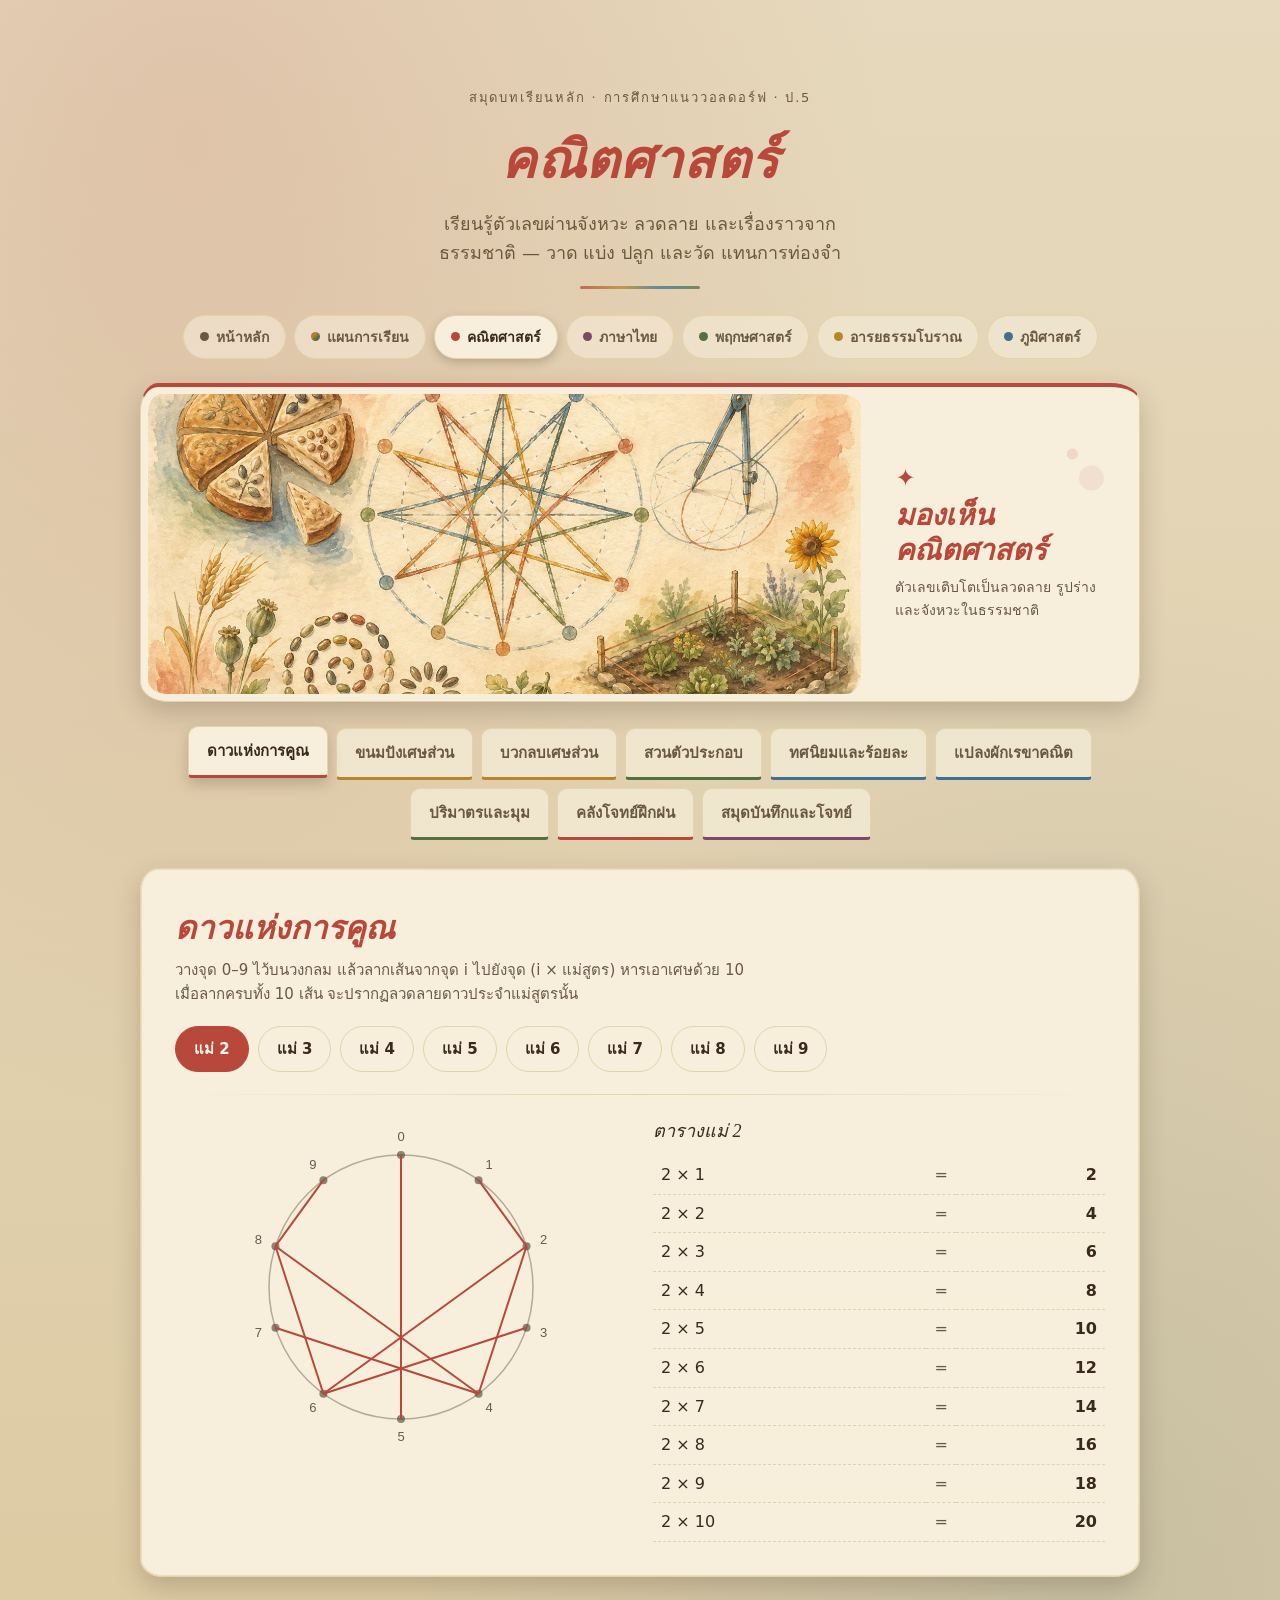
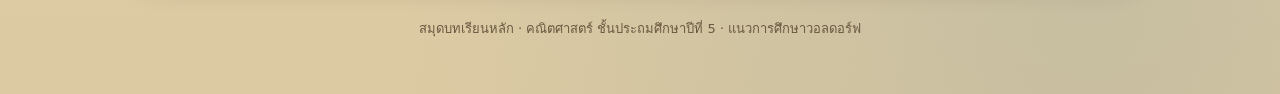
<file: math.html>
<!DOCTYPE html>
<html lang="th">
<head>
<meta charset="UTF-8">
<meta name="viewport" content="width=device-width, initial-scale=1, viewport-fit=cover">
<meta name="theme-color" content="#e6d9bd" media="(prefers-color-scheme: light)">
<meta name="theme-color" content="#1c2a22" media="(prefers-color-scheme: dark)">
<title>คณิตศาสตร์ · สมุดบทเรียนหลัก ป.5 แนววอลดอร์ฟ</title>
<link rel="stylesheet" href="assets/style.css">
<script src="assets/quiz.js"></script>
<style>
  /* ---------- star ---------- */
  .star-wrap{display:flex; flex-direction:column; align-items:center; gap:14px;}
  canvas#starCanvas{max-width:100%; height:auto; touch-action:manipulation;}
  table.times{width:100%; border-collapse:collapse; font-variant-numeric:tabular-nums;}
  table.times caption{
    text-align:left; font-family:var(--font-display); font-style:italic;
    font-size:18px; margin-bottom:10px; color:var(--ink);
  }
  table.times td{padding:6px 8px; border-bottom:1px dashed var(--card-edge); font-size:16px;}
  table.times td.eq{color:var(--ink-soft); text-align:center; width:1.4em;}
  table.times td.res{font-weight:700; text-align:right;}

  /* ---------- bread ---------- */
  .bread-block{text-align:center;}
  .bread-block svg{touch-action:manipulation;}
  .bread-readout{margin-top:10px; font-size:15px; color:var(--ink-soft);}
  .bread-readout b{color:var(--ink); font-variant-numeric:tabular-nums;}
  .compare-result{
    margin-top:18px; text-align:center; font-family:var(--font-display); font-style:italic;
    font-size:19px; color:var(--gold); min-height:1.4em;
  }

  /* ---------- factor garden ---------- */
  .bed{
    background:color-mix(in srgb, var(--leaf) 10%, var(--card));
    border:1px dashed var(--card-edge);
    border-radius:14px; padding:16px; min-height:70px;
  }
  .bed h4{
    margin:0 0 10px; font-size:13px; letter-spacing:.06em; text-transform:uppercase;
    color:var(--ink-soft);
  }
  .seed-row{display:flex; flex-wrap:wrap; gap:8px;}
  .seed{
    width:34px;height:34px;border-radius:50%;
    display:flex;align-items:center;justify-content:center;
    background:color-mix(in srgb, var(--leaf) 22%, var(--card));
    border:1px solid var(--card-edge);
    font-size:13.5px; font-weight:700; font-variant-numeric:tabular-nums;
    color:var(--ink);
  }
  .seed.common{background:var(--gold); border-color:var(--gold); color:#3a2a1c;}
  .harvest-row{display:flex; gap:16px; flex-wrap:wrap; margin-top:18px;}
  .harvest{
    flex:1 1 200px; border-radius:14px; padding:16px 18px;
    background:color-mix(in srgb, var(--gold) 16%, var(--card));
    border:1px solid var(--card-edge);
  }
  .harvest .k{font-size:12px; letter-spacing:.06em; text-transform:uppercase; color:var(--ink-soft);}
  .harvest .v{font-family:var(--font-display); font-size:26px; font-weight:700; margin-top:4px; font-variant-numeric:tabular-nums;}

  /* ---------- geometry plot ---------- */
  input[type="range"]{width:100%; accent-color:var(--leaf); height:34px; touch-action:manipulation;}
  .plot-stage{display:flex; flex-direction:column; align-items:center; gap:16px; padding-top:6px;}
  .plot-fence{
    border:3px dashed var(--leaf); border-radius:6px; padding:6px;
    background:color-mix(in srgb, var(--leaf) 8%, transparent);
    max-width:100%; overflow-x:auto;
  }
  .plot-grid{display:grid; gap:2px;}
  .plot-cell{background:color-mix(in srgb, var(--leaf) 30%, var(--card)); border-radius:2px;}
  .readout-row{display:flex; gap:14px; flex-wrap:wrap; justify-content:center;}
  .readout{
    background:color-mix(in srgb, var(--blue) 12%, var(--card));
    border:1px solid var(--card-edge);
    border-radius:12px; padding:10px 16px; text-align:center; min-width:150px;
  }
  .readout .k{font-size:11.5px; text-transform:uppercase; letter-spacing:.06em; color:var(--ink-soft);}
  .readout .v{font-family:var(--font-display); font-size:20px; font-weight:700; font-variant-numeric:tabular-nums;}

  /* ---------- fraction arithmetic ---------- */
  .frac-picker{display:flex; align-items:center; justify-content:center; gap:16px;}
  .frac-col{display:flex; flex-direction:column; align-items:center; gap:5px;}
  .frac-col button{
    width:34px; height:30px; border-radius:8px;
    border:1px solid var(--card-edge); background:color-mix(in srgb, var(--card) 60%, var(--bg));
    font-size:16px; font-weight:700; cursor:pointer; line-height:1;
  }
  .frac-col button:hover{background:var(--gold); color:var(--card); border-color:var(--gold);}
  .frac-col button:focus-visible{outline:2px solid var(--blue); outline-offset:2px;}
  .frac-view{
    font-family:var(--font-display); font-size:30px; font-weight:700;
    font-variant-numeric:tabular-nums; text-align:center; line-height:1.15;
  }
  .frac-view .bar{
    display:block; height:3px; background:var(--ink); border-radius:2px; margin:3px 0;
  }
  .work-steps{
    background:color-mix(in srgb, var(--card-accent, var(--gold)) 9%, var(--card));
    border:1px solid var(--card-edge); border-radius:12px;
    padding:14px 18px;
  }
  .work-steps:empty{display:none;}
  .work-steps .step{
    display:flex; gap:12px; align-items:baseline;
    padding:7px 0; border-bottom:1px dashed var(--card-edge);
    font-size:15px; font-variant-numeric:tabular-nums;
  }
  .work-steps .step:last-child{border-bottom:none;}
  .work-steps .step .n{
    flex:none; width:1.6em; font-family:var(--font-display); font-style:italic;
    color:var(--card-accent, var(--gold)); font-weight:700;
  }
  .work-steps .step .why{display:block; font-size:13px; color:var(--ink-soft); margin-top:2px;}
  .work-steps .final{
    font-family:var(--font-display); font-size:21px; font-weight:700;
    color:var(--card-accent, var(--gold)); padding-top:10px;
  }

  /* ---------- hundred grid ---------- */
  .hundred-stage{
    display:flex; flex-wrap:wrap; gap:26px; align-items:center; justify-content:center;
  }
  .hundred-grid{
    display:grid; grid-template-columns:repeat(10, 1fr);
    gap:2px; width:min(100%, 290px); aspect-ratio:1;
    padding:5px; border-radius:8px;
    background:color-mix(in srgb, var(--blue) 22%, var(--card));
    touch-action:manipulation;
  }
  .hundred-grid span{
    background:var(--card); border-radius:2px; cursor:pointer;
    transition:background .1s ease;
  }
  .hundred-grid span.on{background:var(--blue);}
  .three-faces{display:grid; grid-template-columns:1fr 1fr; gap:10px; min-width:250px;}
  .face{
    border:1px solid var(--card-edge); border-radius:12px; padding:11px 14px;
    background:color-mix(in srgb, var(--blue) 9%, var(--card)); text-align:center;
  }
  .face .k{font-size:11.5px; text-transform:uppercase; letter-spacing:.06em; color:var(--ink-soft);}
  .face .v{
    font-family:var(--font-display); font-size:21px; font-weight:700;
    font-variant-numeric:tabular-nums; margin-top:2px;
  }

  /* ---------- volume & angle ---------- */
  .box-stack{
    display:flex; flex-direction:column-reverse; gap:3px; align-items:center;
    padding:10px;
  }
  .box-layer{
    display:grid; gap:2px;
    transform:skewX(-18deg);
  }
  .box-cell{
    width:15px; height:15px; border-radius:2px;
    background:color-mix(in srgb, var(--leaf) 55%, var(--card));
    box-shadow:inset -1px -1px 0 color-mix(in srgb, var(--ink) 22%, transparent);
  }
  .plan-hint{
    font-size:13.5px; color:var(--ink-soft); text-align:center; margin-top:14px;
  }
  .angle-stage{display:flex; flex-wrap:wrap; gap:20px; align-items:center; justify-content:center;}
  .angle-name{
    font-family:var(--font-display); font-style:italic; font-size:22px;
    color:var(--leaf); margin-top:10px;
  }

  /* ---------- drill ---------- */
  .drill-box{
    background:color-mix(in srgb, var(--red) 6%, var(--card));
    border:1px solid var(--card-edge); border-radius:14px; padding:18px;
  }
  .drill-stats{
    display:flex; flex-wrap:wrap; gap:16px; justify-content:center;
    font-size:13px; color:var(--ink-soft); margin-bottom:14px;
    font-variant-numeric:tabular-nums;
  }
  .drill-stats b{color:var(--ink); font-size:15px;}
  .drill-q{
    font-family:var(--font-display); font-size:clamp(19px,3vw,25px);
    text-align:center; margin-bottom:16px; text-wrap:balance;
    font-variant-numeric:tabular-nums;
  }
  .drill-input-row{
    display:flex; flex-wrap:wrap; gap:10px; justify-content:center; align-items:center;
  }
  .drill-input-row input{
    width:150px; padding:12px 14px; min-height:46px;
    border:2px solid var(--card-edge); border-radius:10px;
    background:var(--card); color:var(--ink);
    font-size:17px; font-weight:700; text-align:center;
    font-variant-numeric:tabular-nums;
  }
  .drill-input-row input:focus-visible{outline:2px solid var(--blue); outline-offset:1px;}
  .drill-fb{
    text-align:center; min-height:1.6em; margin:14px 0 10px; font-size:15px; font-weight:700;
  }
  .drill-fb.ok{color:var(--ok);}
  .drill-fb.no{color:var(--bad);}
</style>
</head>
<body>
<div class="page" style="--page-accent:var(--red)">
  <div class="wrap">

    <div class="cover">
      <p class="eyebrow">สมุดบทเรียนหลัก · การศึกษาแนววอลดอร์ฟ · ป.5</p>
      <h1>คณิตศาสตร์</h1>
      <p class="sub">เรียนรู้ตัวเลขผ่านจังหวะ ลวดลาย และเรื่องราวจากธรรมชาติ — วาด แบ่ง ปลูก และวัด แทนการท่องจำ</p>
      <div class="rule"></div>
    </div>

    <nav class="site-nav" aria-label="วิชา">
      <a href="index.html" style="--s:var(--ink-soft)"><span class="dot"></span>หน้าหลัก</a>
      <a href="plan.html" style="--s:linear-gradient(135deg,var(--red),var(--gold),var(--leaf),var(--blue))"><span class="dot"></span>แผนการเรียน</a>
      <a href="math.html" style="--s:var(--red)" aria-current="page"><span class="dot"></span>คณิตศาสตร์</a>
      <a href="thai.html" style="--s:var(--plum)"><span class="dot"></span>ภาษาไทย</a>
      <a href="botany.html" style="--s:var(--leaf)"><span class="dot"></span>พฤกษศาสตร์</a>
      <a href="history.html" style="--s:var(--gold)"><span class="dot"></span>อารยธรรมโบราณ</a>
      <a href="geography.html" style="--s:var(--blue)"><span class="dot"></span>ภูมิศาสตร์</a>
    </nav>

    <figure class="subject-art" style="--art-accent:var(--red)">
      <img src="assets/math-hero.jpg" alt="ภาพสีน้ำดาวแห่งการคูณ เศษส่วน รูปเรขาคณิต เมล็ดพืช และแปลงผัก" width="1400" height="933">
      <figcaption><b>มองเห็นคณิตศาสตร์</b><span>ตัวเลขเติบโตเป็นลวดลาย รูปร่าง และจังหวะในธรรมชาติ</span></figcaption>
    </figure>

    <nav class="tabs" role="tablist" aria-label="บทเรียน">
      <button role="tab" data-target="star" style="--tab-accent:var(--red)" aria-selected="true">ดาวแห่งการคูณ</button>
      <button role="tab" data-target="bread" style="--tab-accent:var(--gold)" aria-selected="false">ขนมปังเศษส่วน</button>
      <button role="tab" data-target="fracmath" style="--tab-accent:var(--gold)" aria-selected="false">บวกลบเศษส่วน</button>
      <button role="tab" data-target="garden" style="--tab-accent:var(--leaf)" aria-selected="false">สวนตัวประกอบ</button>
      <button role="tab" data-target="decimal" style="--tab-accent:var(--blue)" aria-selected="false">ทศนิยมและร้อยละ</button>
      <button role="tab" data-target="plot" style="--tab-accent:var(--blue)" aria-selected="false">แปลงผักเรขาคณิต</button>
      <button role="tab" data-target="volume" style="--tab-accent:var(--leaf)" aria-selected="false">ปริมาตรและมุม</button>
      <button role="tab" data-target="drill" style="--tab-accent:var(--red)" aria-selected="false">คลังโจทย์ฝึกฝน</button>
      <button role="tab" data-target="journal" style="--tab-accent:var(--plum)" aria-selected="false">สมุดบันทึกและโจทย์</button>
    </nav>

    <!-- ================= STAR ================= -->
    <section class="lesson active" id="star">
      <div class="card" style="--card-accent:var(--red)">
        <h2>ดาวแห่งการคูณ</h2>
        <p class="lead">วางจุด 0–9 ไว้บนวงกลม แล้วลากเส้นจากจุด i ไปยังจุด (i × แม่สูตร) หารเอาเศษด้วย 10 เมื่อลากครบทั้ง 10 เส้น จะปรากฏลวดลายดาวประจำแม่สูตรนั้น</p>

        <div class="pill-row" id="starPicker" role="group" aria-label="เลือกแม่สูตรคูณ"></div>

        <div class="divider"></div>

        <div class="two-col">
          <div class="star-wrap">
            <canvas id="starCanvas" width="340" height="340" role="img" aria-label="ลวดลายดาวของแม่สูตรคูณที่เลือก"></canvas>
          </div>
          <div>
            <table class="times" id="timesTable">
              <caption>ตารางแม่ 2</caption>
            </table>
          </div>
        </div>
      </div>
    </section>

    <!-- ================= BREAD ================= -->
    <section class="lesson" id="bread">
      <div class="card" style="--card-accent:var(--gold)">
        <h2>ขนมปังเศษส่วน</h2>
        <p class="lead">แบ่งขนมปังกลมแต่ละก้อนออกเป็นชิ้นเท่า ๆ กัน แตะชิ้นที่ต้องการแรเงาเพื่อสร้างเศษส่วน แล้วลองเปรียบเทียบก้อนทั้งสอง</p>

        <div class="two-col">
          <div class="bread-block">
            <h3>ก้อนที่ 1</h3>
            <label class="field-label">จำนวนชิ้นทั้งหมด (ตัวส่วน)</label>
            <div class="stepper" style="justify-content:center; margin-bottom:14px;">
              <button data-bread="0" data-dir="-1" aria-label="ลดจำนวนชิ้นก้อนที่ 1">−</button>
              <span class="val" id="denVal0">6</span>
              <button data-bread="0" data-dir="1" aria-label="เพิ่มจำนวนชิ้นก้อนที่ 1">+</button>
            </div>
            <svg id="loaf0" width="220" height="220" viewBox="0 0 220 220" style="max-width:100%;"></svg>
            <p class="bread-readout" id="readout0"></p>
          </div>

          <div class="bread-block">
            <h3>ก้อนที่ 2</h3>
            <label class="field-label">จำนวนชิ้นทั้งหมด (ตัวส่วน)</label>
            <div class="stepper" style="justify-content:center; margin-bottom:14px;">
              <button data-bread="1" data-dir="-1" aria-label="ลดจำนวนชิ้นก้อนที่ 2">−</button>
              <span class="val" id="denVal1">4</span>
              <button data-bread="1" data-dir="1" aria-label="เพิ่มจำนวนชิ้นก้อนที่ 2">+</button>
            </div>
            <svg id="loaf1" width="220" height="220" viewBox="0 0 220 220" style="max-width:100%;"></svg>
            <p class="bread-readout" id="readout1"></p>
          </div>
        </div>

        <div style="text-align:center; margin-top:6px;">
          <button class="btn" id="compareBtn" style="--card-accent:var(--gold)">เปรียบเทียบขนมปังทั้งสอง</button>
          <p class="compare-result" id="compareResult"></p>
        </div>
      </div>
    </section>

    <!-- ================= GARDEN ================= -->
    <section class="lesson" id="garden">
      <div class="card" style="--card-accent:var(--leaf)">
        <h2>สวนตัวประกอบ</h2>
        <p class="lead">ปลูกตัวเลขสองต้น เมล็ดแต่ละเมล็ดคือตัวประกอบของต้นนั้น เมล็ดสีทองคือตัวประกอบที่ทั้งสองต้นมีร่วมกัน</p>

        <div class="two-col">
          <div>
            <label class="field-label">ต้นที่ 1</label>
            <div class="stepper">
              <button data-garden="0" data-dir="-1" aria-label="ลดค่าต้นที่ 1">−</button>
              <span class="val" id="gVal0">12</span>
              <button data-garden="0" data-dir="1" aria-label="เพิ่มค่าต้นที่ 1">+</button>
            </div>
          </div>
          <div>
            <label class="field-label">ต้นที่ 2</label>
            <div class="stepper">
              <button data-garden="1" data-dir="-1" aria-label="ลดค่าต้นที่ 2">−</button>
              <span class="val" id="gVal1">18</span>
              <button data-garden="1" data-dir="1" aria-label="เพิ่มค่าต้นที่ 2">+</button>
            </div>
          </div>
        </div>

        <div class="divider"></div>

        <div style="display:flex; flex-direction:column; gap:12px;">
          <div class="bed"><h4 id="bedTitle0">ตัวประกอบของ 12</h4><div class="seed-row" id="bedRow0"></div></div>
          <div class="bed"><h4 id="bedTitle1">ตัวประกอบของ 18</h4><div class="seed-row" id="bedRow1"></div></div>
          <div class="bed"><h4>ตัวประกอบร่วม</h4><div class="seed-row" id="bedCommon"></div></div>
        </div>

        <div class="harvest-row">
          <div class="harvest"><div class="k">ตัวหารร่วมมาก (ห.ร.ม.)</div><div class="v" id="gcfVal">6</div></div>
          <div class="harvest"><div class="k">ตัวคูณร่วมน้อย (ค.ร.น.)</div><div class="v" id="lcmVal">36</div></div>
        </div>
      </div>
    </section>

    <!-- ================= PLOT ================= -->
    <section class="lesson" id="plot">
      <div class="card" style="--card-accent:var(--blue)">
        <h2>แปลงผักเรขาคณิต</h2>
        <p class="lead">ปรับความกว้างและความยาวของแปลงผัก สังเกตว่าพื้นที่และรั้วรอบแปลงเปลี่ยนไปอย่างไร</p>

        <div class="two-col">
          <div>
            <label class="field-label" for="widthRange">ความกว้าง: <span id="wVal">6</span> เมตร</label>
            <input type="range" id="widthRange" min="1" max="12" value="6">
          </div>
          <div>
            <label class="field-label" for="heightRange">ความยาว: <span id="hVal">4</span> เมตร</label>
            <input type="range" id="heightRange" min="1" max="12" value="4">
          </div>
        </div>

        <div class="divider"></div>

        <div class="plot-stage">
          <div class="plot-fence"><div class="plot-grid" id="plotGrid"></div></div>
          <div class="readout-row">
            <div class="readout"><div class="k">พื้นที่ = กว้าง × ยาว</div><div class="v" id="areaVal">24 ตร.ม.</div></div>
            <div class="readout"><div class="k">เส้นรอบรูป = 2 × (กว้าง + ยาว)</div><div class="v" id="periVal">20 ม.</div></div>
          </div>
        </div>

        <div class="divider"></div>

        <div class="problem" style="--card-accent:var(--blue)">
          <p><b>โจทย์:</b> ถ้าแม่ต้องการล้อมรั้วรอบแปลงผักนี้ให้ครบทุกด้าน ต้องใช้ไม้รั้วยาวกี่เมตร?</p>
          <button class="btn ghost" id="plotRevealBtn">ดูคำตอบ</button>
          <div class="answer" id="plotAnswer"></div>
        </div>
      </div>
    </section>

    <!-- ================= FRACTION ARITHMETIC ================= -->
    <section class="lesson" id="fracmath">
      <div class="card" style="--card-accent:var(--gold)">
        <h2>บวกลบเศษส่วน</h2>
        <p class="lead">เศษส่วนสองตัวจะบวกลบกันได้ก็ต่อเมื่อ "ชิ้นเท่ากัน" — คือมีตัวส่วนเท่ากัน เลือกเศษส่วนสองตัวด้านล่าง แล้วดูว่าเราทำให้ชิ้นเท่ากันได้อย่างไร</p>

        <div class="two-col">
          <div>
            <label class="field-label">เศษส่วนตัวที่ 1</label>
            <div class="frac-picker" id="fp0"></div>
          </div>
          <div>
            <label class="field-label">เศษส่วนตัวที่ 2</label>
            <div class="frac-picker" id="fp1"></div>
          </div>
        </div>

        <div class="pill-row" style="justify-content:center; margin:16px 0;">
          <button class="pill" id="opAdd" style="--pill-color:var(--gold)" aria-pressed="true">บวก (+)</button>
          <button class="pill" id="opSub" style="--pill-color:var(--gold)" aria-pressed="false">ลบ (−)</button>
        </div>

        <div class="work-steps" id="fracWork"></div>

        <div class="divider"></div>

        <div class="know" style="--card-accent:var(--gold)">
          <h4>กฎที่ต้องจำให้ขึ้นใจ</h4>
          <ul>
            <li><b>ตัวส่วนเท่ากัน</b> → บวกลบเฉพาะตัวเศษ ตัวส่วนคงเดิม เช่น 2/7 + 3/7 = 5/7</li>
            <li><b>ตัวส่วนไม่เท่ากัน</b> → หา ค.ร.น. ของตัวส่วนก่อน แล้วขยายเศษส่วนทั้งสองให้ตัวส่วนเท่ากัน</li>
            <li><b>คูณเศษส่วน</b> → เศษคูณเศษ ส่วนคูณส่วน เช่น 2/3 × 3/4 = 6/12 = 1/2</li>
            <li><b>หารเศษส่วน</b> → กลับตัวหารแล้วคูณ เช่น 1/2 ÷ 1/4 = 1/2 × 4/1 = 4/2 = 2</li>
            <li><b>เศษเกิน ↔ จำนวนคละ</b> → 7/3 = 2 เศษ 1 = 2⅓ &nbsp;·&nbsp; 2⅓ = (2×3+1)/3 = 7/3</li>
          </ul>
        </div>

        <div class="divider"></div>

        <h3>ฝึกจากโจทย์</h3>
        <div id="fracQuiz"></div>
      </div>
    </section>

    <!-- ================= DECIMAL & PERCENT ================= -->
    <section class="lesson" id="decimal">
      <div class="card" style="--card-accent:var(--blue)">
        <h2>ทศนิยมและร้อยละ</h2>
        <p class="lead">ตารางร้อยช่องนี้คือกุญแจ — แตะช่องเพื่อระบายสี แล้วสังเกตว่า <b>เศษส่วน ทศนิยม และร้อยละ</b> คือสิ่งเดียวกันที่เขียนคนละหน้าตา</p>

        <div class="hundred-stage">
          <div class="hundred-grid" id="hundredGrid" aria-label="ตารางร้อยช่อง แตะเพื่อระบายสี"></div>
          <div class="three-faces">
            <div class="face"><div class="k">เศษส่วน</div><div class="v" id="fFrac">0/100</div></div>
            <div class="face"><div class="k">ทศนิยม</div><div class="v" id="fDec">0.00</div></div>
            <div class="face"><div class="k">ร้อยละ</div><div class="v" id="fPct">0%</div></div>
            <div class="face"><div class="k">อย่างต่ำ</div><div class="v" id="fSimp">—</div></div>
          </div>
        </div>
        <div style="text-align:center; margin-top:12px;">
          <button class="btn ghost" id="hundredClear">ล้างตาราง</button>
          <button class="btn ghost" id="hundredRandom">สุ่มให้ทาย</button>
        </div>

        <div class="divider"></div>

        <div class="know-grid">
          <div class="know" style="--card-accent:var(--blue)">
            <h4>ค่าประจำหลักทศนิยม</h4>
            <p>3.<b>4</b><b>7</b><b>2</b> → 4 คือส่วนสิบ (0.4), 7 คือส่วนร้อย (0.07), 2 คือส่วนพัน (0.002)</p>
            <p style="margin-top:6px;">อ่านว่า "สามจุดสี่เจ็ดสอง"</p>
          </div>
          <div class="know" style="--card-accent:var(--blue)">
            <h4>เปรียบเทียบทศนิยม</h4>
            <p>เทียบทีละหลักจากซ้ายไปขวา — <b>0.5 มากกว่า 0.45</b> เพราะส่วนสิบคือ 5 กับ 4 (อย่าดูว่าตัวเลขยาวกว่าแล้วมากกว่า!)</p>
          </div>
          <div class="know" style="--card-accent:var(--blue)">
            <h4>ปัดทศนิยม</h4>
            <p>ดูหลักถัดไป — ถ้า <b>5 ขึ้นไปปัดขึ้น</b> ต่ำกว่า 5 ปัดลง เช่น 3.47 ปัดเป็นทศนิยม 1 ตำแหน่ง = 3.5</p>
          </div>
          <div class="know" style="--card-accent:var(--blue)">
            <h4>คูณ–หารด้วย 10, 100</h4>
            <p>คูณ 10 = เลื่อนจุดไปขวา 1 ตำแหน่ง (2.5 × 10 = 25)<br>หาร 10 = เลื่อนจุดไปซ้าย 1 ตำแหน่ง (2.5 ÷ 10 = 0.25)</p>
          </div>
        </div>

        <div class="divider"></div>

        <h3>ร้อยละในชีวิตจริง</h3>
        <div class="know" style="--card-accent:var(--blue)">
          <h4>สูตรที่ใช้บ่อยที่สุด</h4>
          <ul>
            <li><b>หาร้อยละของจำนวน:</b> 20% ของ 350 บาท = 350 × 20 ÷ 100 = <b>70 บาท</b></li>
            <li><b>ราคาหลังลด:</b> เสื้อ 400 บาท ลด 25% → ลด 100 บาท เหลือ <b>300 บาท</b></li>
            <li><b>คิดเป็นร้อยละ:</b> ได้ 36 คะแนนจาก 40 → 36 ÷ 40 × 100 = <b>90%</b></li>
            <li><b>ทางลัด:</b> 50% = ครึ่งหนึ่ง · 25% = หนึ่งในสี่ · 10% = หารสิบ · 1% = หารร้อย</li>
          </ul>
        </div>

        <div class="divider"></div>

        <h3>ฝึกจากโจทย์</h3>
        <div id="decQuiz"></div>
      </div>
    </section>

    <!-- ================= VOLUME & ANGLES ================= -->
    <section class="lesson" id="volume">
      <div class="card" style="--card-accent:var(--leaf)">
        <h2>ปริมาตรและมุม</h2>
        <p class="lead">พื้นที่วัดพื้นราบ ส่วนปริมาตรวัดที่ว่างภายในกล่อง — ปรับกล่องด้านล่างแล้วนับลูกบาศก์ดูว่าใส่ได้กี่ก้อน</p>

        <div class="two-col">
          <div>
            <label class="field-label" for="boxW">กว้าง: <span id="bwVal">4</span> ซม.</label>
            <input type="range" id="boxW" min="1" max="8" value="4">
            <label class="field-label" for="boxL" style="margin-top:12px;">ยาว: <span id="blVal">5</span> ซม.</label>
            <input type="range" id="boxL" min="1" max="8" value="5">
            <label class="field-label" for="boxH" style="margin-top:12px;">สูง: <span id="bhVal">3</span> ซม.</label>
            <input type="range" id="boxH" min="1" max="6" value="3">
          </div>
          <div style="display:flex; flex-direction:column; align-items:center; justify-content:center; gap:12px;">
            <div class="box-stack" id="boxStack" aria-hidden="true"></div>
            <div class="readout" style="min-width:220px;">
              <div class="k">ปริมาตร = กว้าง × ยาว × สูง</div>
              <div class="v" id="volVal">60 ลบ.ซม.</div>
            </div>
            <div class="readout" style="min-width:220px;">
              <div class="k">พื้นที่ผิวทั้งหมด</div>
              <div class="v" id="surfVal">94 ตร.ซม.</div>
            </div>
          </div>
        </div>

        <p class="plan-hint">หน่วยปริมาตรใช้ <b>ลูกบาศก์</b> เสมอ — ลบ.ซม. หรือ cm³ เพราะเรานับ "ก้อน" ไม่ใช่ "แผ่น"</p>

        <div class="divider"></div>

        <h3>มุมและการวัด</h3>
        <div class="angle-stage">
          <svg id="angleSvg" width="280" height="180" viewBox="0 0 280 180" role="img" aria-label="ภาพมุมที่กำลังปรับ"></svg>
          <div style="flex:1; min-width:220px;">
            <label class="field-label" for="angleRange">ขนาดมุม: <span id="angVal">60</span>°</label>
            <input type="range" id="angleRange" min="0" max="180" value="60">
            <p class="angle-name" id="angName">มุมแหลม</p>
          </div>
        </div>

        <div class="know-grid" style="margin-top:16px;">
          <div class="know" style="--card-accent:var(--leaf)"><h4>มุมแหลม</h4><p>เล็กกว่า 90° — เหมือนปลายดินสอที่เพิ่งเหลา</p></div>
          <div class="know" style="--card-accent:var(--leaf)"><h4>มุมฉาก</h4><p>เท่ากับ 90° พอดี — มุมของหนังสือและกรอบหน้าต่าง</p></div>
          <div class="know" style="--card-accent:var(--leaf)"><h4>มุมป้าน</h4><p>มากกว่า 90° แต่น้อยกว่า 180° — เหมือนพัดที่กางเกินครึ่ง</p></div>
          <div class="know" style="--card-accent:var(--leaf)"><h4>มุมตรง</h4><p>เท่ากับ 180° พอดี — เป็นเส้นตรงเส้นเดียว</p></div>
        </div>

        <div class="know" style="--card-accent:var(--leaf); margin-top:14px;">
          <h4>กฎมุมที่ออกสอบบ่อย</h4>
          <ul>
            <li>มุมภายในของ <b>สามเหลี่ยม</b> รวมกันได้ <b>180°</b> เสมอ</li>
            <li>มุมภายในของ <b>สี่เหลี่ยม</b> รวมกันได้ <b>360°</b> เสมอ</li>
            <li>มุมตรงข้ามที่เกิดจากเส้นตัดกัน มีขนาด <b>เท่ากัน</b></li>
            <li>สามเหลี่ยมด้านเท่า มุมละ 60° ทุกมุม</li>
          </ul>
        </div>

        <div class="divider"></div>

        <h3>ฝึกจากโจทย์</h3>
        <div id="volQuiz"></div>
      </div>
    </section>

    <!-- ================= DRILL ================= -->
    <section class="lesson" id="drill">
      <div class="card" style="--card-accent:var(--red)">
        <h2>คลังโจทย์ฝึกฝน</h2>
        <p class="lead">โจทย์สุ่มใหม่ทุกครั้งไม่มีวันหมด — เลือกหัวข้อที่อยากฝึก พิมพ์คำตอบแล้วกดตรวจ ถ้าตอบผิดจะมีวิธีทำทีละขั้นให้ดู</p>

        <div class="pill-row" id="drillPicker" role="group" aria-label="เลือกหัวข้อฝึก"></div>

        <div class="divider"></div>

        <div class="drill-box">
          <div class="drill-stats">
            <span>ทำแล้ว <b id="drillTotal">0</b> ข้อ</span>
            <span>ถูก <b id="drillRight">0</b> ข้อ</span>
            <span>ติดต่อกัน <b id="drillStreak">0</b> ข้อ 🔥</span>
          </div>
          <p class="drill-q" id="drillQ">เลือกหัวข้อเพื่อเริ่มฝึก</p>
          <div class="drill-input-row">
            <input type="text" id="drillAns" inputmode="decimal" autocomplete="off" placeholder="พิมพ์คำตอบ" aria-label="คำตอบ">
            <button class="btn" id="drillCheck" style="--card-accent:var(--red)">ตรวจคำตอบ</button>
            <button class="btn ghost" id="drillSkip">ข้อใหม่</button>
          </div>
          <p class="drill-fb" id="drillFb" aria-live="polite"></p>
          <div class="work-steps" id="drillSteps"></div>
        </div>
      </div>
    </section>

    <!-- ================= JOURNAL ================= -->
    <section class="lesson" id="journal-section">
      <div class="card" style="--card-accent:var(--plum)">
        <h2>โจทย์ปัญหาจากสวนและท้องนา</h2>
        <p class="lead">อ่านโจทย์ ลองคิดหาคำตอบด้วยตัวเองก่อน แล้วค่อยกดดูเฉลย</p>

        <div class="problem" style="--card-accent:var(--plum)">
          <p><b>1.</b> สวนแอปเปิลมีต้นไม้ 24 ต้น เก็บผลไปขายแล้ว 3/4 ของต้นไม้ทั้งหมด เหลือกี่ต้นที่ยังไม่ได้เก็บผล?</p>
          <button class="btn ghost" data-reveal="a1">ดูเฉลย</button>
          <div class="answer" id="a1">24 ต้น × 3/4 = 18 ต้น เก็บไปแล้ว ดังนั้นเหลือ 24 − 18 = <b>6 ต้น</b> ที่ยังไม่ได้เก็บ</div>
        </div>

        <div class="problem" style="--card-accent:var(--plum)">
          <p><b>2.</b> ระฆังวัดตีทุก 12 นาที และนกหวีดโรงเรียนดังทุก 18 นาที ถ้าทั้งสองดังพร้อมกันตอน 8:00 น. ครั้งต่อไปที่จะดังพร้อมกันคือกี่โมง?</p>
          <button class="btn ghost" data-reveal="a2">ดูเฉลย</button>
          <div class="answer" id="a2">หา ค.ร.น. ของ 12 และ 18 → ตัวคูณร่วมน้อยคือ 36 นาที ดังนั้นครั้งต่อไปคือ 8:00 + 36 นาที = <b>8:36 น.</b></div>
        </div>

        <div class="problem" style="--card-accent:var(--plum)">
          <p><b>3.</b> แปลงนากว้าง 4.5 เมตร ยาว 6 เมตร ต้องใช้เมล็ดพันธุ์ 2 กรัมต่อตารางเมตร ต้องใช้เมล็ดพันธุ์ทั้งหมดกี่กรัม?</p>
          <button class="btn ghost" data-reveal="a3">ดูเฉลย</button>
          <div class="answer" id="a3">พื้นที่ = 4.5 × 6 = 27 ตารางเมตร ใช้เมล็ดพันธุ์ = 27 × 2 = <b>54 กรัม</b></div>
        </div>

        <div class="problem" style="--card-accent:var(--plum)">
          <p><b>4.</b> พ่อค้าซื้อส้มมา 240 ผล ราคาผลละ 3.50 บาท ขายไปในราคาผลละ 5 บาท แต่ส้มเน่าเสีย 1/8 ของทั้งหมดขายไม่ได้ พ่อค้าได้กำไรหรือขาดทุนกี่บาท?</p>
          <button class="btn ghost" data-reveal="a4">ดูเฉลย</button>
          <div class="answer" id="a4">
            ต้นทุน = 240 × 3.50 = 840 บาท<br>
            ส้มเสีย = 240 × 1/8 = 30 ผล เหลือขายได้ 240 − 30 = 210 ผล<br>
            รายได้ = 210 × 5 = 1,050 บาท<br>
            1,050 − 840 = <b>กำไร 210 บาท</b>
          </div>
        </div>

        <div class="problem" style="--card-accent:var(--plum)">
          <p><b>5.</b> ถังน้ำทรงสี่เหลี่ยมกว้าง 40 ซม. ยาว 50 ซม. สูง 30 ซม. ใส่น้ำเต็ม 3/4 ของถัง มีน้ำอยู่กี่ลูกบาศก์เซนติเมตร?</p>
          <button class="btn ghost" data-reveal="a5">ดูเฉลย</button>
          <div class="answer" id="a5">
            ปริมาตรถัง = 40 × 50 × 30 = 60,000 ลบ.ซม.<br>
            น้ำ 3/4 = 60,000 × 3 ÷ 4 = <b>45,000 ลูกบาศก์เซนติเมตร</b> (เท่ากับ 45 ลิตร)
          </div>
        </div>

        <div class="problem" style="--card-accent:var(--plum)">
          <p><b>6.</b> นักเรียน 5 คนสอบได้คะแนน 78, 85, 92, 68 และ 87 คะแนน ค่าเฉลี่ยของคะแนนทั้งห้องเป็นเท่าใด และมีกี่คนที่ได้คะแนนสูงกว่าค่าเฉลี่ย?</p>
          <button class="btn ghost" data-reveal="a6">ดูเฉลย</button>
          <div class="answer" id="a6">
            รวม = 78 + 85 + 92 + 68 + 87 = 410 คะแนน<br>
            ค่าเฉลี่ย = 410 ÷ 5 = <b>82 คะแนน</b><br>
            คนที่ได้สูงกว่า 82 คือ 85, 92, 87 = <b>3 คน</b>
          </div>
        </div>

        <div class="problem" style="--card-accent:var(--plum)">
          <p><b>7.</b> รถไฟออกจากสถานีเวลา 07:45 น. ใช้เวลาเดินทาง 2 ชั่วโมง 50 นาที จะถึงปลายทางเวลาใด?</p>
          <button class="btn ghost" data-reveal="a7">ดูเฉลย</button>
          <div class="answer" id="a7">
            07:45 + 2 ชั่วโมง = 09:45 น.<br>
            09:45 + 50 นาที → 45 + 50 = 95 นาที = 1 ชั่วโมง 35 นาที<br>
            ดังนั้นถึงเวลา <b>10:35 น.</b>
          </div>
        </div>

        <div class="problem" style="--card-accent:var(--plum)">
          <p><b>8.</b> ร้านหนังสือลดราคา 20% ทุกเล่ม แม่ซื้อหนังสือราคาเต็ม 350 บาท และสมุดราคาเต็ม 150 บาท ต้องจ่ายเงินทั้งหมดกี่บาท?</p>
          <button class="btn ghost" data-reveal="a8">ดูเฉลย</button>
          <div class="answer" id="a8">
            ราคาเต็มรวม = 350 + 150 = 500 บาท<br>
            ส่วนลด = 500 × 20 ÷ 100 = 100 บาท<br>
            ต้องจ่าย = 500 − 100 = <b>400 บาท</b><br>
            <i>ทางลัด: ลด 20% คือจ่าย 80% → 500 × 80 ÷ 100 = 400 บาท</i>
          </div>
        </div>

        <div class="problem" style="--card-accent:var(--plum)">
          <p><b>9.</b> เชือกยาว 12 เมตร ตัดเป็นท่อนละ 3/4 เมตร จะได้ทั้งหมดกี่ท่อน?</p>
          <button class="btn ghost" data-reveal="a9">ดูเฉลย</button>
          <div class="answer" id="a9">
            เป็นโจทย์การหารด้วยเศษส่วน: 12 ÷ 3/4<br>
            กลับตัวหารแล้วคูณ = 12 × 4/3 = 48/3 = <b>16 ท่อน</b>
          </div>
        </div>

        <div class="problem" style="--card-accent:var(--plum)">
          <p><b>10.</b> สวนรูปสี่เหลี่ยมผืนผ้ากว้าง 15 เมตร ยาว 24 เมตร เจ้าของต้องการปูทางเดินกว้าง 1 เมตรรอบขอบสวนด้านใน เหลือพื้นที่ปลูกต้นไม้กี่ตารางเมตร?</p>
          <button class="btn ghost" data-reveal="a10">ดูเฉลย</button>
          <div class="answer" id="a10">
            ทางเดินกินเข้าไปด้านละ 1 เมตร ทั้งสองข้าง จึงลดทั้งกว้างและยาวไป 2 เมตร<br>
            พื้นที่ปลูก = (15 − 2) × (24 − 2) = 13 × 22 = <b>286 ตารางเมตร</b><br>
            <i>ตรวจ: พื้นที่ทั้งสวน 15 × 24 = 360 ตร.ม. ทางเดินกิน 360 − 286 = 74 ตร.ม.</i>
          </div>
        </div>

        <div class="divider"></div>

        <label class="field-label" for="journal">บันทึกของฉัน — สิ่งที่เรียนรู้วันนี้</label>
        <textarea id="journal" class="journal" placeholder="เขียนสิ่งที่เรียนรู้วันนี้ หรือบรรยายภาพที่นึกออกในใจ..."></textarea>
      </div>
    </section>

    <footer>สมุดบทเรียนหลัก · คณิตศาสตร์ ชั้นประถมศึกษาปีที่ 5 · แนวการศึกษาวอลดอร์ฟ</footer>
  </div>
</div>

<script>
(function(){
  "use strict";
  var reduceMotion = window.matchMedia("(prefers-reduced-motion: reduce)").matches;

  function gcd(a,b){ a=Math.abs(a); b=Math.abs(b); while(b){ var t=b; b=a%b; a=t; } return a || 1; }
  function lcm(a,b){ return Math.abs(a*b)/gcd(a,b); }
  function factorsOf(n){
    var out=[];
    for(var i=1;i<=n;i++){ if(n%i===0) out.push(i); }
    return out;
  }

  var tabButtons = document.querySelectorAll("nav.tabs button");
  var sections = document.querySelectorAll("section.lesson");
  var sectionMap = { star:"star", bread:"bread", fracmath:"fracmath", garden:"garden",
                     decimal:"decimal", plot:"plot", volume:"volume", drill:"drill",
                     journal:"journal-section" };
  tabButtons.forEach(function(btn){
    btn.addEventListener("click", function(){
      tabButtons.forEach(function(b){ b.setAttribute("aria-selected","false"); });
      sections.forEach(function(s){ s.classList.remove("active"); });
      btn.setAttribute("aria-selected","true");
      document.getElementById(sectionMap[btn.dataset.target]).classList.add("active");
    });
  });

  /* ================= STAR ================= */
  var accentColors = ["#b8483a","#b9852a","#3f6f93","#55703f","#7a4a68","#a05a2c","#4a6a7a","#8a5a3a"];
  var starPicker = document.getElementById("starPicker");
  for(var n=2;n<=9;n++){
    (function(n){
      var b = document.createElement("button");
      b.className = "pill";
      b.textContent = "แม่ " + n;
      b.style.setProperty("--pill-color", accentColors[(n-2)%accentColors.length]);
      b.setAttribute("aria-pressed", n===2 ? "true":"false");
      b.addEventListener("click", function(){
        document.querySelectorAll("#starPicker .pill").forEach(function(p){ p.setAttribute("aria-pressed","false"); });
        b.setAttribute("aria-pressed","true");
        drawStar(n);
        fillTimesTable(n);
      });
      starPicker.appendChild(b);
    })(n);
  }

  var canvas = document.getElementById("starCanvas");
  var ctx = canvas.getContext("2d");
  var DPR = Math.min(window.devicePixelRatio || 1, 2);
  canvas.width = 340 * DPR;
  canvas.height = 340 * DPR;
  canvas.style.width = "340px";
  canvas.style.height = "340px";
  ctx.scale(DPR, DPR);

  var inkStroke = "rgba(58,42,28,";
  if(window.matchMedia("(prefers-color-scheme: dark)").matches){
    inkStroke = "rgba(241,234,214,";
  }

  var cx=170, cy=170, R=132;
  function pointPos(i){
    var angle = (-90 + i*36) * Math.PI/180;
    return { x: cx + R*Math.cos(angle), y: cy + R*Math.sin(angle) };
  }
  function drawBase(){
    ctx.clearRect(0,0,340,340);
    ctx.beginPath();
    ctx.arc(cx,cy,R,0,Math.PI*2);
    ctx.strokeStyle = inkStroke + "0.35)";
    ctx.lineWidth = 1.5;
    ctx.stroke();
    for(var i=0;i<10;i++){
      var p = pointPos(i);
      ctx.beginPath();
      ctx.arc(p.x,p.y,4,0,Math.PI*2);
      ctx.fillStyle = inkStroke + "0.55)";
      ctx.fill();
      var lp = { x: cx + (R+18)*Math.cos((-90+i*36)*Math.PI/180), y: cy + (R+18)*Math.sin((-90+i*36)*Math.PI/180) };
      ctx.fillStyle = inkStroke + "0.75)";
      ctx.font = "13px Trebuchet MS, sans-serif";
      ctx.textAlign = "center";
      ctx.textBaseline = "middle";
      ctx.fillText(String(i), lp.x, lp.y);
    }
  }
  var starTimer = null;
  function drawStar(n){
    if(starTimer) clearTimeout(starTimer);
    var color = accentColors[(n-2)%accentColors.length];
    var seq = [];
    for(var i=0;i<10;i++) seq.push([i, (i*n)%10]);
    var step = 0;
    function frame(){
      drawBase();
      ctx.strokeStyle = color;
      ctx.lineWidth = 2;
      for(var k=0;k<step;k++){
        var a = pointPos(seq[k][0]), b = pointPos(seq[k][1]);
        ctx.beginPath();
        ctx.moveTo(a.x,a.y);
        ctx.lineTo(b.x,b.y);
        ctx.stroke();
      }
      step++;
      if(step<=seq.length){
        starTimer = setTimeout(frame, reduceMotion ? 0 : 130);
      }
    }
    frame();
  }
  function fillTimesTable(n){
    var table = document.getElementById("timesTable");
    var rows = "";
    for(var i=1;i<=10;i++){
      rows += "<tr><td>"+n+" × "+i+"</td><td class='eq'>=</td><td class='res'>"+(n*i)+"</td></tr>";
    }
    table.innerHTML = "<caption>ตารางแม่ " + n + "</caption>" + rows;
  }
  drawStar(2);
  fillTimesTable(2);

  /* ================= BREAD ================= */
  var breadState = [
    { den: 6, shaded: [true,true,false,false,false,false] },
    { den: 4, shaded: [true,false,false,false] }
  ];

  function polar(pcx,pcy,r,angleDeg){
    var a = (angleDeg-90) * Math.PI/180;
    return { x: pcx + r*Math.cos(a), y: pcy + r*Math.sin(a) };
  }
  function renderLoaf(idx){
    var st = breadState[idx];
    var svg = document.getElementById("loaf"+idx);
    var lcx=110, lcy=110, r=95;
    var slices = "";
    var per = 360/st.den;
    for(var i=0;i<st.den;i++){
      var startA = i*per, endA = (i+1)*per;
      var p1 = polar(lcx,lcy,r,startA), p2 = polar(lcx,lcy,r,endA);
      var largeArc = per > 180 ? 1 : 0;
      var d = "M "+lcx+" "+lcy+" L "+p1.x.toFixed(2)+" "+p1.y.toFixed(2)+" A "+r+" "+r+" 0 "+largeArc+" 1 "+p2.x.toFixed(2)+" "+p2.y.toFixed(2)+" Z";
      var fill = st.shaded[i] ? "var(--gold)" : "var(--card)";
      slices += "<path d='"+d+"' fill='"+fill+"' stroke='var(--ink-soft)' stroke-width='1' data-slice='"+i+"' data-loaf='"+idx+"' style='cursor:pointer;'></path>";
    }
    svg.innerHTML = slices;
    svg.querySelectorAll("path").forEach(function(path){
      path.addEventListener("click", function(){
        var b = +path.dataset.loaf, s = +path.dataset.slice;
        breadState[b].shaded[s] = !breadState[b].shaded[s];
        renderLoaf(b);
        updateReadout(b);
      });
    });
  }
  function simplify(num, den){
    var g = gcd(num, den);
    return [num/g, den/g];
  }
  function updateReadout(idx){
    var st = breadState[idx];
    var num = st.shaded.filter(Boolean).length;
    var den = st.den;
    var simp = simplify(num||0, den);
    var decimal = den ? (num/den) : 0;
    var text = "<b>"+num+"/"+den+"</b>";
    if(num>0 && (simp[0]!==num || simp[1]!==den)){
      text += "  =  <b>"+simp[0]+"/"+simp[1]+"</b>";
    }
    text += "   ≈ <b>"+decimal.toFixed(2)+"</b>";
    document.getElementById("readout"+idx).innerHTML = text;
  }
  document.querySelectorAll("button[data-bread]").forEach(function(btn){
    btn.addEventListener("click", function(){
      var idx = +btn.dataset.bread, dir = +btn.dataset.dir;
      var st = breadState[idx];
      var newDen = Math.min(12, Math.max(2, st.den + dir));
      if(newDen !== st.den){
        st.den = newDen;
        st.shaded = new Array(newDen).fill(false);
        document.getElementById("denVal"+idx).textContent = newDen;
        renderLoaf(idx);
        updateReadout(idx);
        document.getElementById("compareResult").textContent = "";
      }
    });
  });
  document.getElementById("compareBtn").addEventListener("click", function(){
    var a = breadState[0], b = breadState[1];
    var numA = a.shaded.filter(Boolean).length, numB = b.shaded.filter(Boolean).length;
    var left = numA * b.den, right = numB * a.den;
    var msg;
    if(left === right){
      msg = numA+"/"+a.den+" เท่ากับ "+numB+"/"+b.den+" — ขนมปังสองก้อนเท่ากันพอดี!";
    } else if(left > right){
      msg = numA+"/"+a.den+" มากกว่า "+numB+"/"+b.den+" — ก้อนที่ 1 มีชิ้นที่แรเงามากกว่า";
    } else {
      msg = numB+"/"+b.den+" มากกว่า "+numA+"/"+a.den+" — ก้อนที่ 2 มีชิ้นที่แรเงามากกว่า";
    }
    document.getElementById("compareResult").textContent = msg;
  });
  renderLoaf(0); renderLoaf(1);
  updateReadout(0); updateReadout(1);

  /* ================= GARDEN ================= */
  var gardenState = [12, 18];
  function renderGarden(){
    var a = gardenState[0], b = gardenState[1];
    var fa = factorsOf(a), fb = factorsOf(b);
    var common = fa.filter(function(x){ return fb.indexOf(x) !== -1; });

    document.getElementById("bedTitle0").textContent = "ตัวประกอบของ " + a;
    document.getElementById("bedTitle1").textContent = "ตัวประกอบของ " + b;
    document.getElementById("bedRow0").innerHTML = fa.map(function(x){
      return "<span class='seed"+(common.indexOf(x)!==-1?" common":"")+"'>"+x+"</span>";
    }).join("");
    document.getElementById("bedRow1").innerHTML = fb.map(function(x){
      return "<span class='seed"+(common.indexOf(x)!==-1?" common":"")+"'>"+x+"</span>";
    }).join("");
    document.getElementById("bedCommon").innerHTML = common.map(function(x){
      return "<span class='seed common'>"+x+"</span>";
    }).join("");

    document.getElementById("gcfVal").textContent = gcd(a,b);
    document.getElementById("lcmVal").textContent = lcm(a,b);
  }
  document.querySelectorAll("button[data-garden]").forEach(function(btn){
    btn.addEventListener("click", function(){
      var idx = +btn.dataset.garden, dir = +btn.dataset.dir;
      var v = Math.min(100, Math.max(1, gardenState[idx] + dir));
      gardenState[idx] = v;
      document.getElementById("gVal"+idx).textContent = v;
      renderGarden();
    });
  });
  renderGarden();

  /* ================= PLOT ================= */
  var widthRange = document.getElementById("widthRange");
  var heightRange = document.getElementById("heightRange");
  function renderPlot(){
    var w = +widthRange.value, h = +heightRange.value;
    document.getElementById("wVal").textContent = w;
    document.getElementById("hVal").textContent = h;
    var avail = Math.min(document.querySelector(".card").clientWidth - 80, 340);
    var cell = Math.max(12, Math.min(30, Math.floor(avail/Math.max(w,h))));
    var grid = document.getElementById("plotGrid");
    grid.style.gridTemplateColumns = "repeat("+w+", "+cell+"px)";
    grid.style.gridTemplateRows = "repeat("+h+", "+cell+"px)";
    var cells = "";
    for(var i=0;i<w*h;i++){ cells += "<div class='plot-cell'></div>"; }
    grid.innerHTML = cells;
    document.getElementById("areaVal").textContent = (w*h) + " ตร.ม.";
    var peri = 2*(w+h);
    document.getElementById("periVal").textContent = peri + " ม.";
    document.getElementById("plotAnswer").innerHTML = "เส้นรอบรูป = 2 × ("+w+" + "+h+") = <b>"+peri+" เมตร</b> ต้องใช้ไม้รั้วยาว "+peri+" เมตร";
  }
  widthRange.addEventListener("input", renderPlot);
  heightRange.addEventListener("input", renderPlot);
  renderPlot();
  window.addEventListener("resize", renderPlot);
  document.getElementById("plotRevealBtn").addEventListener("click", function(){
    var ans = document.getElementById("plotAnswer");
    ans.classList.toggle("show");
    this.textContent = ans.classList.contains("show") ? "ซ่อนคำตอบ" : "ดูคำตอบ";
  });

  /* ================= JOURNAL / PROBLEMS ================= */
  document.querySelectorAll("[data-reveal]").forEach(function(btn){
    btn.addEventListener("click", function(){
      var ans = document.getElementById(btn.dataset.reveal);
      ans.classList.toggle("show");
      btn.textContent = ans.classList.contains("show") ? "ซ่อนเฉลย" : "ดูเฉลย";
    });
  });

  /* ================= FRACTION ARITHMETIC ================= */
  var fr = [{n:1,d:2},{n:1,d:3}];
  var fracOp = "+";

  function buildFracPicker(idx){
    var box = document.getElementById("fp" + idx);
    box.innerHTML = "";
    var col = document.createElement("div");
    col.className = "frac-col";
    col.innerHTML =
      "<button data-f='" + idx + "' data-p='n' data-dir='1' aria-label='เพิ่มตัวเศษ'>+</button>" +
      "<button data-f='" + idx + "' data-p='n' data-dir='-1' aria-label='ลดตัวเศษ'>−</button>";
    var view = document.createElement("div");
    view.className = "frac-view";
    view.id = "fv" + idx;
    var col2 = document.createElement("div");
    col2.className = "frac-col";
    col2.innerHTML =
      "<button data-f='" + idx + "' data-p='d' data-dir='1' aria-label='เพิ่มตัวส่วน'>+</button>" +
      "<button data-f='" + idx + "' data-p='d' data-dir='-1' aria-label='ลดตัวส่วน'>−</button>";
    box.appendChild(col);
    box.appendChild(view);
    box.appendChild(col2);
  }
  buildFracPicker(0); buildFracPicker(1);

  document.querySelectorAll("[data-f]").forEach(function(b){
    b.addEventListener("click", function(){
      var i = +b.dataset.f, p = b.dataset.p, dir = +b.dataset.dir;
      var lo = (p === "n") ? 1 : 2;
      fr[i][p] = Math.min(12, Math.max(lo, fr[i][p] + dir));
      if(p === "d" && fr[i].n > fr[i].d * 2) fr[i].n = fr[i].d * 2;
      renderFrac();
    });
  });
  document.getElementById("opAdd").addEventListener("click", function(){
    fracOp = "+";
    this.setAttribute("aria-pressed","true");
    document.getElementById("opSub").setAttribute("aria-pressed","false");
    renderFrac();
  });
  document.getElementById("opSub").addEventListener("click", function(){
    fracOp = "−";
    this.setAttribute("aria-pressed","true");
    document.getElementById("opAdd").setAttribute("aria-pressed","false");
    renderFrac();
  });

  function fracHTML(n, d){
    return "<span>" + n + "</span><span class='bar'></span><span>" + d + "</span>";
  }
  function renderFrac(){
    document.getElementById("fv0").innerHTML = fracHTML(fr[0].n, fr[0].d);
    document.getElementById("fv1").innerHTML = fracHTML(fr[1].n, fr[1].d);

    var a = fr[0], b = fr[1];
    var L = lcm(a.d, b.d);
    var an = a.n * (L / a.d), bn = b.n * (L / b.d);
    var rn = (fracOp === "+") ? an + bn : an - bn;
    var steps = [];

    if(a.d === b.d){
      steps.push(["ตัวส่วนเท่ากันอยู่แล้ว จึง " + (fracOp === "+" ? "บวก" : "ลบ") + "ตัวเศษได้เลย",
                  a.n + "/" + a.d + " " + fracOp + " " + b.n + "/" + b.d + " = " + rn + "/" + L]);
    } else {
      steps.push(["หา ค.ร.น. ของตัวส่วน " + a.d + " กับ " + b.d, "ค.ร.น. = " + L]);
      steps.push(["ขยายเศษส่วนทั้งสองให้ตัวส่วนเป็น " + L,
                  a.n + "/" + a.d + " = " + an + "/" + L + "  และ  " + b.n + "/" + b.d + " = " + bn + "/" + L]);
      steps.push([(fracOp === "+" ? "บวก" : "ลบ") + "เฉพาะตัวเศษ ตัวส่วนคงเดิม",
                  an + " " + fracOp + " " + bn + " = " + rn + "  →  " + rn + "/" + L]);
    }

    var out = rn + "/" + L;
    var neg = rn < 0;
    var absn = Math.abs(rn);
    if(absn !== 0){
      var g = gcd(absn, L);
      if(g > 1){
        steps.push(["ทำให้เป็นเศษส่วนอย่างต่ำ โดยหารด้วย ห.ร.ม. = " + g,
                    (neg?"-":"") + absn + "/" + L + " = " + (neg?"-":"") + (absn/g) + "/" + (L/g)]);
        absn = absn/g; L = L/g;
      }
      out = (neg?"-":"") + absn + "/" + L;
      if(absn > L){
        var whole = Math.floor(absn / L), rem = absn % L;
        steps.push(["เศษเกิน จึงเขียนเป็นจำนวนคละ",
                    absn + "/" + L + " = " + whole + (rem ? " และ " + rem + "/" + L : "")]);
        out = (neg?"-":"") + whole + (rem ? " " + rem + "/" + L : "");
      } else if(absn === L){
        out = (neg?"-":"") + "1";
      }
    } else {
      out = "0";
    }

    var html = "";
    steps.forEach(function(s, i){
      html += "<div class='step'><span class='n'>" + (i+1) + ".</span><span>" + s[1] +
              "<span class='why'>" + s[0] + "</span></span></div>";
    });
    html += "<div class='final'>คำตอบ:  " + fr[0].n + "/" + fr[0].d + " " + fracOp + " " +
            fr[1].n + "/" + fr[1].d + " = " + out + "</div>";
    document.getElementById("fracWork").innerHTML = html;
  }
  renderFrac();

  makeQuiz(document.getElementById("fracQuiz"), {
    items:[
      {prompt:"3/8 + 2/8 เท่ากับเท่าใด?", choices:["5/8","5/16","6/8"], answer:"5/8",
       explain:"ตัวส่วนเท่ากัน บวกเฉพาะตัวเศษ 3+2=5"},
      {prompt:"1/2 + 1/3 เท่ากับเท่าใด?", choices:["5/6","2/5","1/6"], answer:"5/6",
       explain:"ค.ร.น. ของ 2 กับ 3 คือ 6 → 3/6 + 2/6 = 5/6"},
      {prompt:"3/4 − 1/2 เท่ากับเท่าใด?", choices:["1/4","2/2","1/2"], answer:"1/4",
       explain:"ทำเป็น 3/4 − 2/4 = 1/4"},
      {prompt:"เศษส่วน 8/12 เขียนอย่างต่ำได้เป็น?", choices:["2/3","4/6","3/4"], answer:"2/3",
       explain:"ห.ร.ม. ของ 8 กับ 12 คือ 4 → 8÷4 / 12÷4 = 2/3"},
      {prompt:"2/3 × 3/5 เท่ากับเท่าใด?", choices:["2/5","6/15 เท่านั้น","5/8"], answer:"2/5",
       explain:"เศษคูณเศษ ส่วนคูณส่วน = 6/15 แล้วทำอย่างต่ำได้ 2/5"},
      {prompt:"1/2 ÷ 1/4 เท่ากับเท่าใด?", choices:["2","1/8","4"], answer:"2",
       explain:"กลับตัวหารแล้วคูณ: 1/2 × 4/1 = 4/2 = 2"},
      {prompt:"จำนวนคละ 2 และ 1/4 เขียนเป็นเศษเกินได้เป็น?", choices:["9/4","7/4","3/4"], answer:"9/4",
       explain:"(2×4)+1 = 9 ตัวส่วนคงเดิม → 9/4"},
      {prompt:"แม่มีเค้ก 3/4 ก้อน แบ่งให้น้อง 1/4 ก้อน เหลือเท่าใด?", choices:["1/2 ก้อน","2/4 ก้อน เท่านั้น","1/4 ก้อน"], answer:"1/2 ก้อน",
       explain:"3/4 − 1/4 = 2/4 = 1/2 ก้อน"},
      {prompt:"เศษส่วนใดมากที่สุด: 2/3, 3/5, 5/9?", choices:["2/3","3/5","5/9"], answer:"2/3",
       explain:"ทำตัวส่วนเป็น 45 → 30/45, 27/45, 25/45 ดังนั้น 2/3 มากที่สุด"},
      {prompt:"5/6 − 1/3 เท่ากับเท่าใด?", choices:["1/2","4/3","2/3"], answer:"1/2",
       explain:"5/6 − 2/6 = 3/6 = 1/2"}
    ]
  });

  /* ================= HUNDRED GRID ================= */
  var hGrid = document.getElementById("hundredGrid");
  var hOn = 0;
  for(var hi=0; hi<100; hi++){
    var cell = document.createElement("span");
    cell.addEventListener("click", function(){
      this.classList.toggle("on");
      updateHundred();
    });
    hGrid.appendChild(cell);
  }
  function updateHundred(){
    hOn = hGrid.querySelectorAll("span.on").length;
    document.getElementById("fFrac").textContent = hOn + "/100";
    document.getElementById("fDec").textContent = (hOn/100).toFixed(2);
    document.getElementById("fPct").textContent = hOn + "%";
    if(hOn === 0){
      document.getElementById("fSimp").textContent = "—";
    } else {
      var g = gcd(hOn, 100);
      document.getElementById("fSimp").textContent = (hOn/g) + "/" + (100/g);
    }
  }
  document.getElementById("hundredClear").addEventListener("click", function(){
    hGrid.querySelectorAll("span").forEach(function(s){ s.classList.remove("on"); });
    updateHundred();
  });
  document.getElementById("hundredRandom").addEventListener("click", function(){
    var target = Math.floor(Math.random()*95) + 3;
    var cells = Array.prototype.slice.call(hGrid.querySelectorAll("span"));
    cells.forEach(function(s){ s.classList.remove("on"); });
    for(var k=0;k<target;k++){ cells[k].classList.add("on"); }
    updateHundred();
  });
  updateHundred();

  makeQuiz(document.getElementById("decQuiz"), {
    items:[
      {prompt:"0.7 เขียนเป็นเศษส่วนได้เป็น?", choices:["7/10","7/100","1/7"], answer:"7/10",
       explain:"ทศนิยม 1 ตำแหน่งคือส่วนสิบ"},
      {prompt:"เลขใดมีค่ามากที่สุด: 0.5, 0.45, 0.409?", choices:["0.5","0.45","0.409"], answer:"0.5",
       explain:"เทียบส่วนสิบก่อน: 5 > 4 ดังนั้น 0.5 มากที่สุด ถึงจะมีตัวเลขน้อยกว่า"},
      {prompt:"3.68 ปัดเป็นทศนิยม 1 ตำแหน่ง ได้เท่าใด?", choices:["3.7","3.6","4.0"], answer:"3.7",
       explain:"ดูหลักส่วนร้อยคือ 8 ซึ่ง ≥ 5 จึงปัดขึ้น"},
      {prompt:"2.4 × 10 เท่ากับเท่าใด?", choices:["24","0.24","240"], answer:"24",
       explain:"คูณ 10 เลื่อนจุดทศนิยมไปทางขวา 1 ตำแหน่ง"},
      {prompt:"25% ของ 80 บาท เท่ากับกี่บาท?", choices:["20 บาท","25 บาท","40 บาท"], answer:"20 บาท",
       explain:"25% คือหนึ่งในสี่ → 80 ÷ 4 = 20"},
      {prompt:"เสื้อราคา 500 บาท ลด 20% ต้องจ่ายกี่บาท?", choices:["400 บาท","480 บาท","100 บาท"], answer:"400 บาท",
       explain:"ลด 500×20÷100 = 100 บาท เหลือ 500−100 = 400 บาท"},
      {prompt:"สอบได้ 45 คะแนนจาก 50 คิดเป็นร้อยละเท่าใด?", choices:["90%","45%","95%"], answer:"90%",
       explain:"45 ÷ 50 × 100 = 90"},
      {prompt:"0.25 เท่ากับเศษส่วนอย่างต่ำใด?", choices:["1/4","25/10","2/5"], answer:"1/4",
       explain:"25/100 หารด้วย 25 ได้ 1/4"},
      {prompt:"1.5 + 2.75 เท่ากับเท่าใด?", choices:["4.25","3.25","4.75"], answer:"4.25",
       explain:"เขียน 1.50 + 2.75 ให้จุดตรงกัน แล้วบวกได้ 4.25"},
      {prompt:"7.2 ÷ 10 เท่ากับเท่าใด?", choices:["0.72","72","0.072"], answer:"0.72",
       explain:"หาร 10 เลื่อนจุดไปทางซ้าย 1 ตำแหน่ง"},
      {prompt:"ห้องเรียนมี 40 คน ขาดเรียน 10% วันนี้มาเรียนกี่คน?", choices:["36 คน","30 คน","39 คน"], answer:"36 คน",
       explain:"ขาด 40×10÷100 = 4 คน มาเรียน 40−4 = 36 คน"},
      {prompt:"0.6 เท่ากับกี่เปอร์เซ็นต์?", choices:["60%","6%","0.6%"], answer:"60%",
       explain:"คูณ 100: 0.6 × 100 = 60%"}
    ]
  });

  /* ================= VOLUME & ANGLES ================= */
  var bw = document.getElementById("boxW"), bl = document.getElementById("boxL"), bh = document.getElementById("boxH");
  function renderBox(){
    var w = +bw.value, l = +bl.value, h = +bh.value;
    document.getElementById("bwVal").textContent = w;
    document.getElementById("blVal").textContent = l;
    document.getElementById("bhVal").textContent = h;
    var stack = document.getElementById("boxStack");
    stack.innerHTML = "";
    for(var y=0; y<h; y++){
      var layer = document.createElement("div");
      layer.className = "box-layer";
      layer.style.gridTemplateColumns = "repeat(" + w + ", 15px)";
      for(var c=0; c<w*l; c++){
        var cell = document.createElement("div");
        cell.className = "box-cell";
        cell.style.opacity = (0.62 + 0.38 * (y+1)/h).toFixed(2);
        layer.appendChild(cell);
      }
      stack.appendChild(layer);
    }
    document.getElementById("volVal").textContent = (w*l*h) + " ลบ.ซม.";
    document.getElementById("surfVal").textContent = (2*(w*l + w*h + l*h)) + " ตร.ซม.";
  }
  [bw, bl, bh].forEach(function(el){ el.addEventListener("input", renderBox); });
  renderBox();

  var angleRange = document.getElementById("angleRange");
  function renderAngle(){
    var deg = +angleRange.value;
    document.getElementById("angVal").textContent = deg;
    var ox = 40, oy = 145, len = 165;
    var rad = deg * Math.PI/180;
    var ex = ox + len*Math.cos(rad), ey = oy - len*Math.sin(rad);
    var arcR = 42;
    var ax = ox + arcR, ay = oy;
    var bx = ox + arcR*Math.cos(rad), by = oy - arcR*Math.sin(rad);
    var large = deg > 180 ? 1 : 0;
    var svg = document.getElementById("angleSvg");
    svg.innerHTML =
      "<path d='M " + ax + " " + ay + " A " + arcR + " " + arcR + " 0 " + large + " 0 " + bx.toFixed(1) + " " + by.toFixed(1) + "' " +
        "fill='none' stroke='var(--gold)' stroke-width='3'></path>" +
      "<line x1='" + ox + "' y1='" + oy + "' x2='" + (ox+len) + "' y2='" + oy + "' stroke='var(--ink-soft)' stroke-width='3' stroke-linecap='round'></line>" +
      "<line x1='" + ox + "' y1='" + oy + "' x2='" + ex.toFixed(1) + "' y2='" + ey.toFixed(1) + "' stroke='var(--leaf)' stroke-width='4' stroke-linecap='round'></line>" +
      "<circle cx='" + ox + "' cy='" + oy + "' r='5' fill='var(--ink)'></circle>" +
      "<text x='" + (ox+arcR+8) + "' y='" + (oy-16) + "' fill='var(--ink-soft)' font-size='14' font-weight='700'>" + deg + "°</text>";
    var name;
    if(deg === 0) name = "ยังไม่เป็นมุม";
    else if(deg < 90) name = "มุมแหลม (น้อยกว่า 90°)";
    else if(deg === 90) name = "มุมฉาก (90° พอดี)";
    else if(deg < 180) name = "มุมป้าน (มากกว่า 90°)";
    else name = "มุมตรง (180° พอดี)";
    document.getElementById("angName").textContent = name;
  }
  angleRange.addEventListener("input", renderAngle);
  renderAngle();

  makeQuiz(document.getElementById("volQuiz"), {
    items:[
      {prompt:"กล่องกว้าง 3 ซม. ยาว 4 ซม. สูง 5 ซม. มีปริมาตรเท่าใด?",
       choices:["60 ลบ.ซม.","12 ลบ.ซม.","47 ลบ.ซม."], answer:"60 ลบ.ซม.",
       explain:"3 × 4 × 5 = 60"},
      {prompt:"ลูกบาศก์มีด้านยาว 4 ซม. ปริมาตรเท่าใด?",
       choices:["64 ลบ.ซม.","16 ลบ.ซม.","12 ลบ.ซม."], answer:"64 ลบ.ซม.",
       explain:"ลูกบาศก์ทุกด้านเท่ากัน → 4 × 4 × 4 = 64"},
      {prompt:"มุมขนาด 120° เรียกว่ามุมอะไร?",
       choices:["มุมป้าน","มุมแหลม","มุมฉาก"], answer:"มุมป้าน",
       explain:"มากกว่า 90° แต่น้อยกว่า 180°"},
      {prompt:"สามเหลี่ยมมีมุม 50° และ 60° มุมที่สามกี่องศา?",
       choices:["70°","80°","60°"], answer:"70°",
       explain:"มุมในสามเหลี่ยมรวม 180° → 180 − 50 − 60 = 70"},
      {prompt:"สี่เหลี่ยมมีมุมภายในรวมกันกี่องศา?",
       choices:["360°","180°","270°"], answer:"360°"},
      {prompt:"หน่วยใดใช้วัดปริมาตร?",
       choices:["ลูกบาศก์เซนติเมตร","ตารางเซนติเมตร","เซนติเมตร"], answer:"ลูกบาศก์เซนติเมตร",
       explain:"ปริมาตรวัดที่ว่าง 3 มิติ จึงใช้หน่วยลูกบาศก์เสมอ"},
      {prompt:"ตู้ปลากว้าง 50 ซม. ยาว 100 ซม. สูง 40 ซม. จุน้ำได้กี่ลูกบาศก์เซนติเมตร?",
       choices:["200,000 ลบ.ซม.","190 ลบ.ซม.","2,000 ลบ.ซม."], answer:"200,000 ลบ.ซม.",
       explain:"50 × 100 × 40 = 200,000 (เท่ากับ 200 ลิตร)"},
      {prompt:"มุมของสามเหลี่ยมด้านเท่าแต่ละมุมกี่องศา?",
       choices:["60°","90°","45°"], answer:"60°",
       explain:"180 ÷ 3 = 60 องศาเท่ากันทุกมุม"}
    ]
  });

  /* ================= DRILL GENERATOR ================= */
  function ri(a, b){ return Math.floor(Math.random()*(b-a+1)) + a; }
  function fmt(x){
    var r = Math.round(x*1000)/1000;
    return (String(r).indexOf(".") > -1) ? String(r) : String(r);
  }

  var drillTypes = [
    {
      id:"mul", name:"คูณหลายหลัก",
      make:function(){
        var a = ri(12, 99), b = ri(12, 49);
        var tens = Math.floor(b/10)*10, ones = b%10;
        return {
          q: a + " × " + b + " = ?",
          a: String(a*b),
          steps:[
            ["แยก " + b + " เป็น " + tens + " + " + ones, b + " = " + tens + " + " + ones],
            ["คูณทีละส่วน", a + " × " + tens + " = " + (a*tens) + "  และ  " + a + " × " + ones + " = " + (a*ones)],
            ["บวกผลลัพธ์เข้าด้วยกัน", (a*tens) + " + " + (a*ones) + " = " + (a*b)]
          ]
        };
      }
    },
    {
      id:"div", name:"หารยาว",
      make:function(){
        var b = ri(3, 12), q = ri(11, 89), r = ri(0, b-1);
        var a = b*q + r;
        return {
          q: a + " ÷ " + b + " = ? " + (r ? "(ตอบผลหาร ไม่ต้องใส่เศษ)" : ""),
          a: String(q),
          steps:[
            ["หาว่า " + b + " คูณอะไรแล้วใกล้ " + a + " ที่สุดโดยไม่เกิน", b + " × " + q + " = " + (b*q)],
            ["ลบออกเพื่อหาเศษ", a + " − " + (b*q) + " = " + r],
            ["สรุป", a + " ÷ " + b + " = " + q + (r ? " เศษ " + r : " ลงตัว")]
          ]
        };
      }
    },
    {
      id:"frac", name:"บวกลบเศษส่วน",
      make:function(){
        var d1 = [2,3,4,5,6,8][ri(0,5)], d2 = [2,3,4,5,6,8][ri(0,5)];
        var n1 = ri(1, d1-1), n2 = ri(1, d2-1);
        var L = lcm(d1, d2);
        var an = n1*(L/d1), bn = n2*(L/d2);
        var sum = an + bn;
        var g = gcd(sum, L);
        var fn = sum/g, fd = L/g;
        var ansTxt = (fd === 1) ? String(fn) : (fn + "/" + fd);
        return {
          q: n1 + "/" + d1 + " + " + n2 + "/" + d2 + " = ?  (ตอบเป็นเศษส่วนอย่างต่ำ เช่น 3/4)",
          a: ansTxt,
          alt: [sum + "/" + L],
          steps:[
            ["หา ค.ร.น. ของ " + d1 + " กับ " + d2, "ค.ร.น. = " + L],
            ["ขยายให้ตัวส่วนเท่ากัน", n1 + "/" + d1 + " = " + an + "/" + L + "  และ  " + n2 + "/" + d2 + " = " + bn + "/" + L],
            ["บวกตัวเศษ", an + " + " + bn + " = " + sum + "  →  " + sum + "/" + L],
            [g > 1 ? "ทำอย่างต่ำด้วย ห.ร.ม. = " + g : "เป็นอย่างต่ำอยู่แล้ว", "คำตอบ = " + ansTxt]
          ]
        };
      }
    },
    {
      id:"dec", name:"ทศนิยม",
      make:function(){
        var mode = ri(0,2);
        if(mode === 0){
          var a = ri(10, 400)/10, b = ri(10, 400)/100;
          var s = Math.round((a+b)*100)/100;
          return {q: a + " + " + b + " = ?", a: String(s),
            steps:[["เขียนให้จุดทศนิยมตรงกัน แล้วเติมศูนย์ให้ครบ", a.toFixed(2) + " + " + b.toFixed(2)],
                   ["บวกตามปกติ", "ได้ " + s]]};
        } else if(mode === 1){
          var c = ri(11, 99)/10, m = [10,100][ri(0,1)];
          var shift = String(m).length - 1;
          return {q: c + " × " + m + " = ?", a: String(Math.round(c*m*100)/100),
            steps:[["คูณด้วย " + m + " คือเลื่อนจุดทศนิยมไปทางขวา " + shift + " ตำแหน่ง", c + " → " + (c*m)]]};
        } else {
          var cents = ri(100, 999);
          var shown = (cents/100).toFixed(2);
          var hundredthsDigit = shown.charAt(shown.length - 1);
          var rounded = (Math.round(cents/10)/10).toFixed(1);
          return {q: shown + " ปัดเป็นทศนิยม 1 ตำแหน่ง = ?", a: rounded,
            steps:[["ดูหลักส่วนร้อยของ " + shown, "คือเลข " + hundredthsDigit],
                   [+hundredthsDigit >= 5 ? "เลข 5 ขึ้นไป จึงปัดขึ้น" : "เลขต่ำกว่า 5 จึงปัดลง", "ได้ " + rounded]]};
        }
      }
    },
    {
      id:"pct", name:"ร้อยละ",
      make:function(){
        var pct = [5,10,15,20,25,30,40,50,60,75][ri(0,9)];
        var base = ri(4, 40) * 10;
        var val = base * pct / 100;
        var mode = ri(0,1);
        if(mode === 0){
          return {q: pct + "% ของ " + base + " เท่ากับเท่าใด?", a: fmt(val),
            steps:[["ใช้สูตร จำนวน × ร้อยละ ÷ 100", base + " × " + pct + " ÷ 100"],
                   ["คำนวณ", base + " × " + pct + " = " + (base*pct) + " แล้วหาร 100 ได้ " + fmt(val)]]};
        } else {
          return {q: "ของราคา " + base + " บาท ลด " + pct + "% ต้องจ่ายกี่บาท?", a: fmt(base - val),
            steps:[["หาส่วนลดก่อน", base + " × " + pct + " ÷ 100 = " + fmt(val) + " บาท"],
                   ["ลบออกจากราคาเต็ม", base + " − " + fmt(val) + " = " + fmt(base-val) + " บาท"]]};
        }
      }
    },
    {
      id:"gcflcm", name:"ห.ร.ม. และ ค.ร.น.",
      make:function(){
        var a = ri(6, 48), b = ri(6, 48);
        var wantGcf = ri(0,1) === 0;
        return {
          q: (wantGcf ? "ห.ร.ม." : "ค.ร.น.") + " ของ " + a + " และ " + b + " คือเท่าใด?",
          a: String(wantGcf ? gcd(a,b) : lcm(a,b)),
          steps:[
            ["ตัวประกอบของ " + a, factorsOf(a).join(", ")],
            ["ตัวประกอบของ " + b, factorsOf(b).join(", ")],
            [wantGcf ? "ตัวประกอบร่วมที่มากที่สุด" : "ใช้สูตร ค.ร.น. = (a × b) ÷ ห.ร.ม.",
             wantGcf ? ("ห.ร.ม. = " + gcd(a,b)) : (a + " × " + b + " ÷ " + gcd(a,b) + " = " + lcm(a,b))]
          ]
        };
      }
    },
    {
      id:"area", name:"พื้นที่และปริมาตร",
      make:function(){
        var mode = ri(0,2);
        if(mode === 0){
          var w = ri(3, 25), l = ri(3, 25);
          return {q: "สี่เหลี่ยมผืนผ้ากว้าง " + w + " ม. ยาว " + l + " ม. มีพื้นที่กี่ตารางเมตร?", a: String(w*l),
            steps:[["พื้นที่ = กว้าง × ยาว", w + " × " + l + " = " + (w*l)]]};
        } else if(mode === 1){
          var w2 = ri(3, 25), l2 = ri(3, 25);
          return {q: "สี่เหลี่ยมผืนผ้ากว้าง " + w2 + " ม. ยาว " + l2 + " ม. มีเส้นรอบรูปกี่เมตร?", a: String(2*(w2+l2)),
            steps:[["เส้นรอบรูป = 2 × (กว้าง + ยาว)", "2 × (" + w2 + " + " + l2 + ") = " + 2*(w2+l2)]]};
        } else {
          var a3 = ri(2,12), b3 = ri(2,12), c3 = ri(2,12);
          return {q: "กล่องกว้าง " + a3 + " ยาว " + b3 + " สูง " + c3 + " ซม. มีปริมาตรกี่ลูกบาศก์เซนติเมตร?", a: String(a3*b3*c3),
            steps:[["ปริมาตร = กว้าง × ยาว × สูง", a3 + " × " + b3 + " × " + c3 + " = " + (a3*b3*c3)]]};
        }
      }
    },
    {
      id:"avg", name:"ค่าเฉลี่ย",
      make:function(){
        /* draw plausible scores until they happen to average to a whole number */
        var n = ri(3, 5), nums, sum;
        do {
          nums = []; sum = 0;
          for(var i=0;i<n;i++){ var v = ri(15, 95); nums.push(v); sum += v; }
        } while(sum % n !== 0);
        var mean = sum / n;
        return {
          q: "คะแนน " + nums.join(", ") + " มีค่าเฉลี่ยเท่าใด?",
          a: String(mean),
          steps:[
            ["บวกทุกจำนวนเข้าด้วยกัน", nums.join(" + ") + " = " + sum],
            ["หารด้วยจำนวนข้อมูล " + n + " ตัว", sum + " ÷ " + n + " = " + mean]
          ]
        };
      }
    }
  ];

  var curType = null, curProb = null;
  var dTotal = 0, dRight = 0, dStreak = 0;

  var dPicker = document.getElementById("drillPicker");
  drillTypes.forEach(function(t, i){
    var b = document.createElement("button");
    b.className = "pill";
    b.textContent = t.name;
    b.style.setProperty("--pill-color", accentColors[i % accentColors.length]);
    b.setAttribute("aria-pressed","false");
    b.addEventListener("click", function(){
      dPicker.querySelectorAll(".pill").forEach(function(p){ p.setAttribute("aria-pressed","false"); });
      b.setAttribute("aria-pressed","true");
      curType = t;
      nextProblem();
    });
    dPicker.appendChild(b);
  });

  function nextProblem(){
    if(!curType) return;
    curProb = curType.make();
    document.getElementById("drillQ").textContent = curProb.q;
    document.getElementById("drillAns").value = "";
    document.getElementById("drillFb").textContent = "";
    document.getElementById("drillFb").className = "drill-fb";
    document.getElementById("drillSteps").innerHTML = "";
    document.getElementById("drillAns").focus();
  }
  function showSteps(){
    var html = "";
    curProb.steps.forEach(function(s, i){
      html += "<div class='step'><span class='n'>" + (i+1) + ".</span><span>" + s[1] +
              "<span class='why'>" + s[0] + "</span></span></div>";
    });
    html += "<div class='final'>คำตอบ: " + curProb.a + "</div>";
    document.getElementById("drillSteps").innerHTML = html;
  }
  function checkDrill(){
    if(!curProb) return;
    var given = document.getElementById("drillAns").value.trim().replace(/,/g, "").replace(/\s/g, "");
    if(!given) return;
    var accept = [curProb.a].concat(curProb.alt || []);
    var ok = accept.some(function(x){
      if(given === x) return true;
      var gn = parseFloat(given), xn = parseFloat(x);
      return !isNaN(gn) && !isNaN(xn) && x.indexOf("/") === -1 && Math.abs(gn - xn) < 0.0001;
    });
    var fb = document.getElementById("drillFb");
    dTotal++;
    if(ok){
      dRight++; dStreak++;
      fb.textContent = dStreak >= 5 ? ("ถูกต้อง! ต่อเนื่อง " + dStreak + " ข้อแล้ว เก่งมาก 🔥") : "ถูกต้อง! 🎉";
      fb.className = "drill-fb ok";
      document.getElementById("drillSteps").innerHTML = "";
      setTimeout(nextProblem, 1100);
    } else {
      dStreak = 0;
      fb.textContent = "ยังไม่ใช่ — ลองดูวิธีทำด้านล่างแล้วคิดตามทีละขั้น";
      fb.className = "drill-fb no";
      showSteps();
    }
    document.getElementById("drillTotal").textContent = dTotal;
    document.getElementById("drillRight").textContent = dRight;
    document.getElementById("drillStreak").textContent = dStreak;
  }
  document.getElementById("drillCheck").addEventListener("click", checkDrill);
  document.getElementById("drillSkip").addEventListener("click", nextProblem);
  document.getElementById("drillAns").addEventListener("keydown", function(e){
    if(e.key === "Enter"){ e.preventDefault(); checkDrill(); }
  });

  var journalEl = document.getElementById("journal");
  try{
    var saved = localStorage.getItem("waldorf-math-journal-p5");
    if(saved) journalEl.value = saved;
  }catch(e){}
  journalEl.addEventListener("input", function(){
    try{ localStorage.setItem("waldorf-math-journal-p5", journalEl.value); }catch(e){}
  });

})();
</script>
<script src="assets/sessions.js"></script>
<script src="assets/session-mode.js"></script>
</body>
</html>
</file>
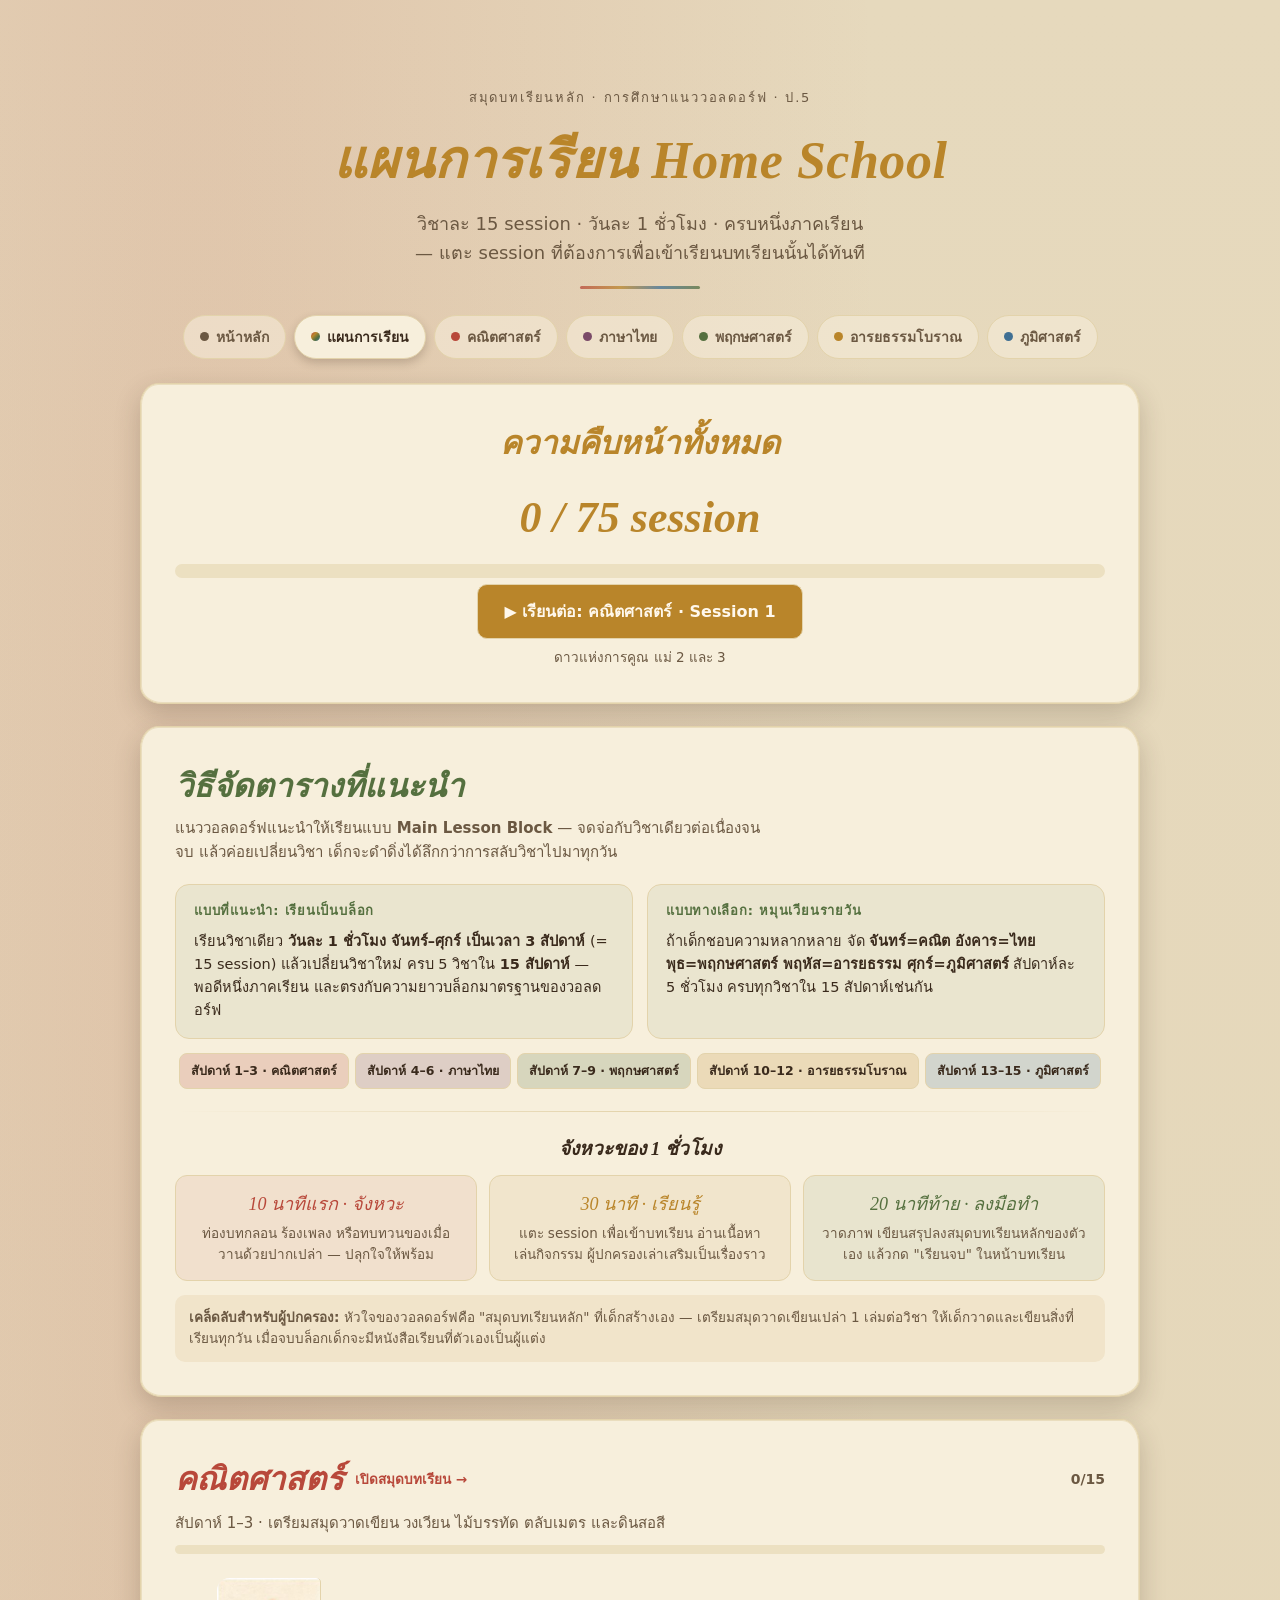
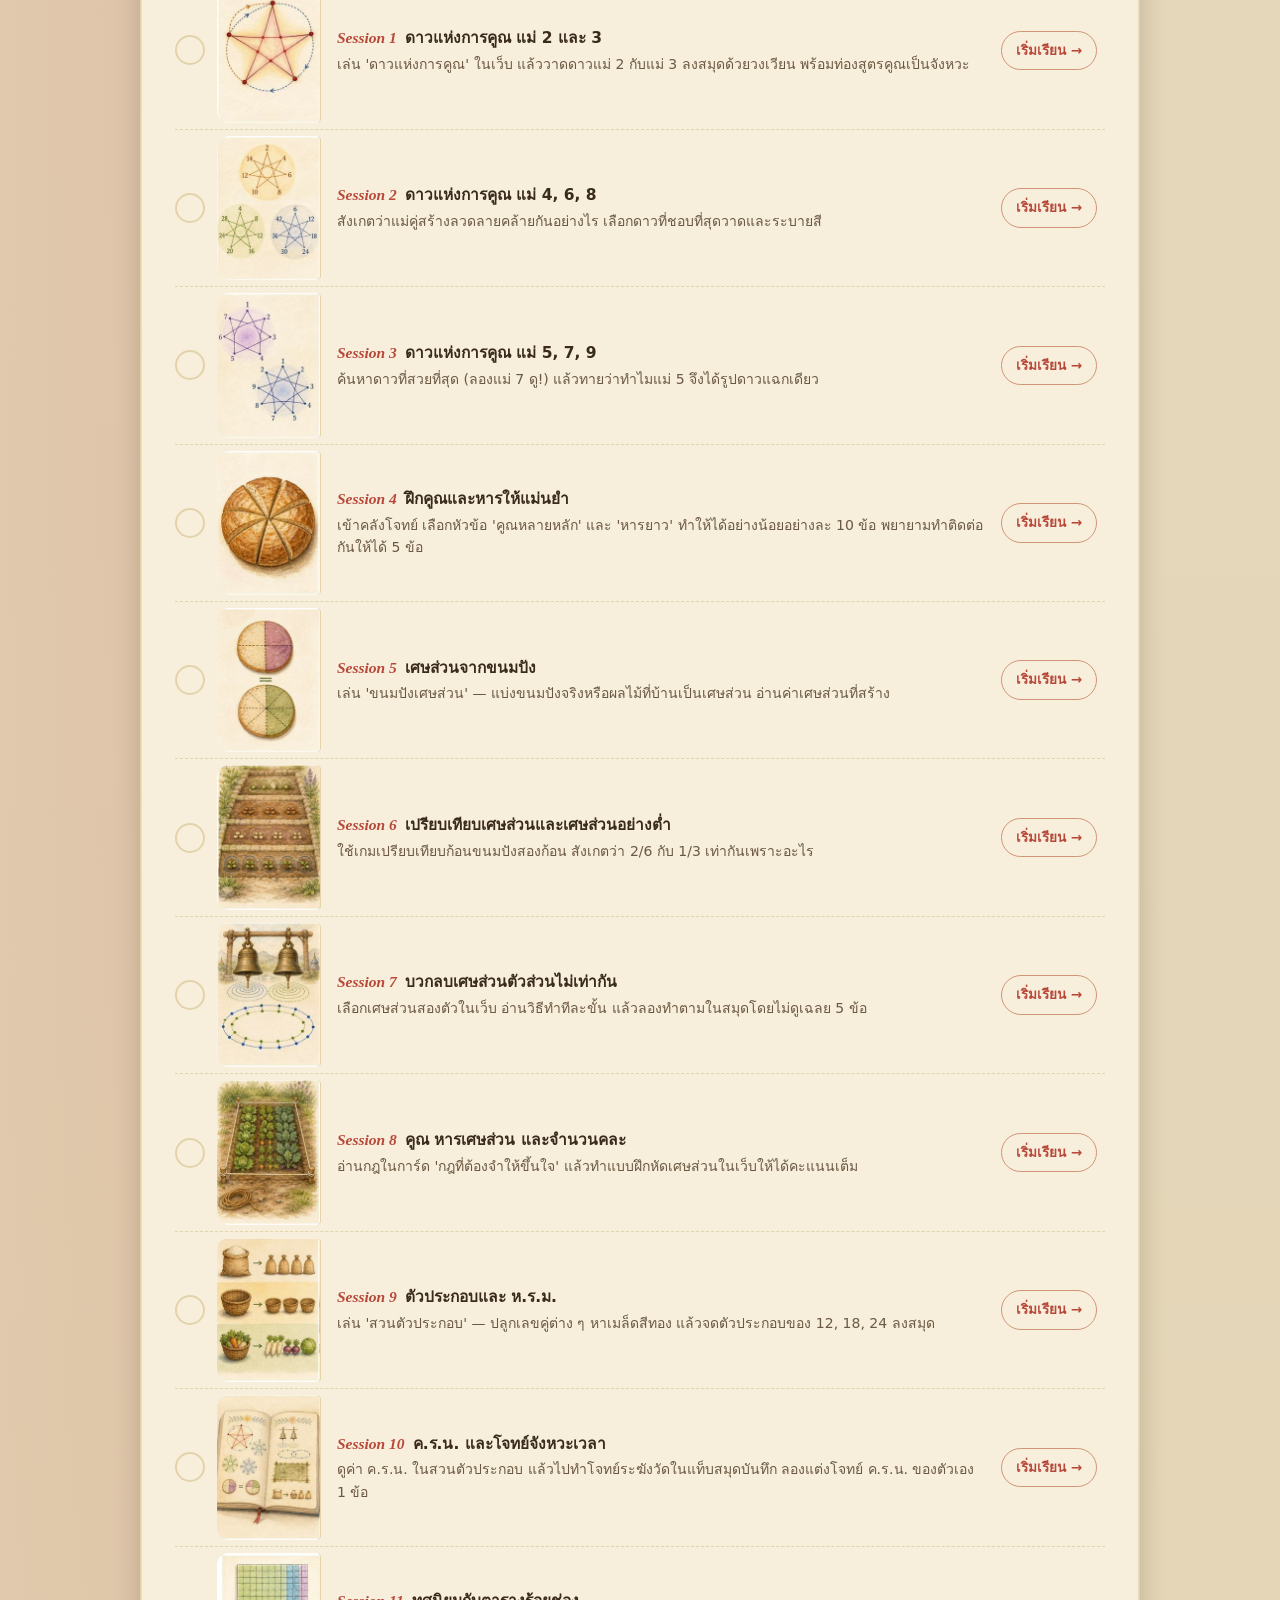
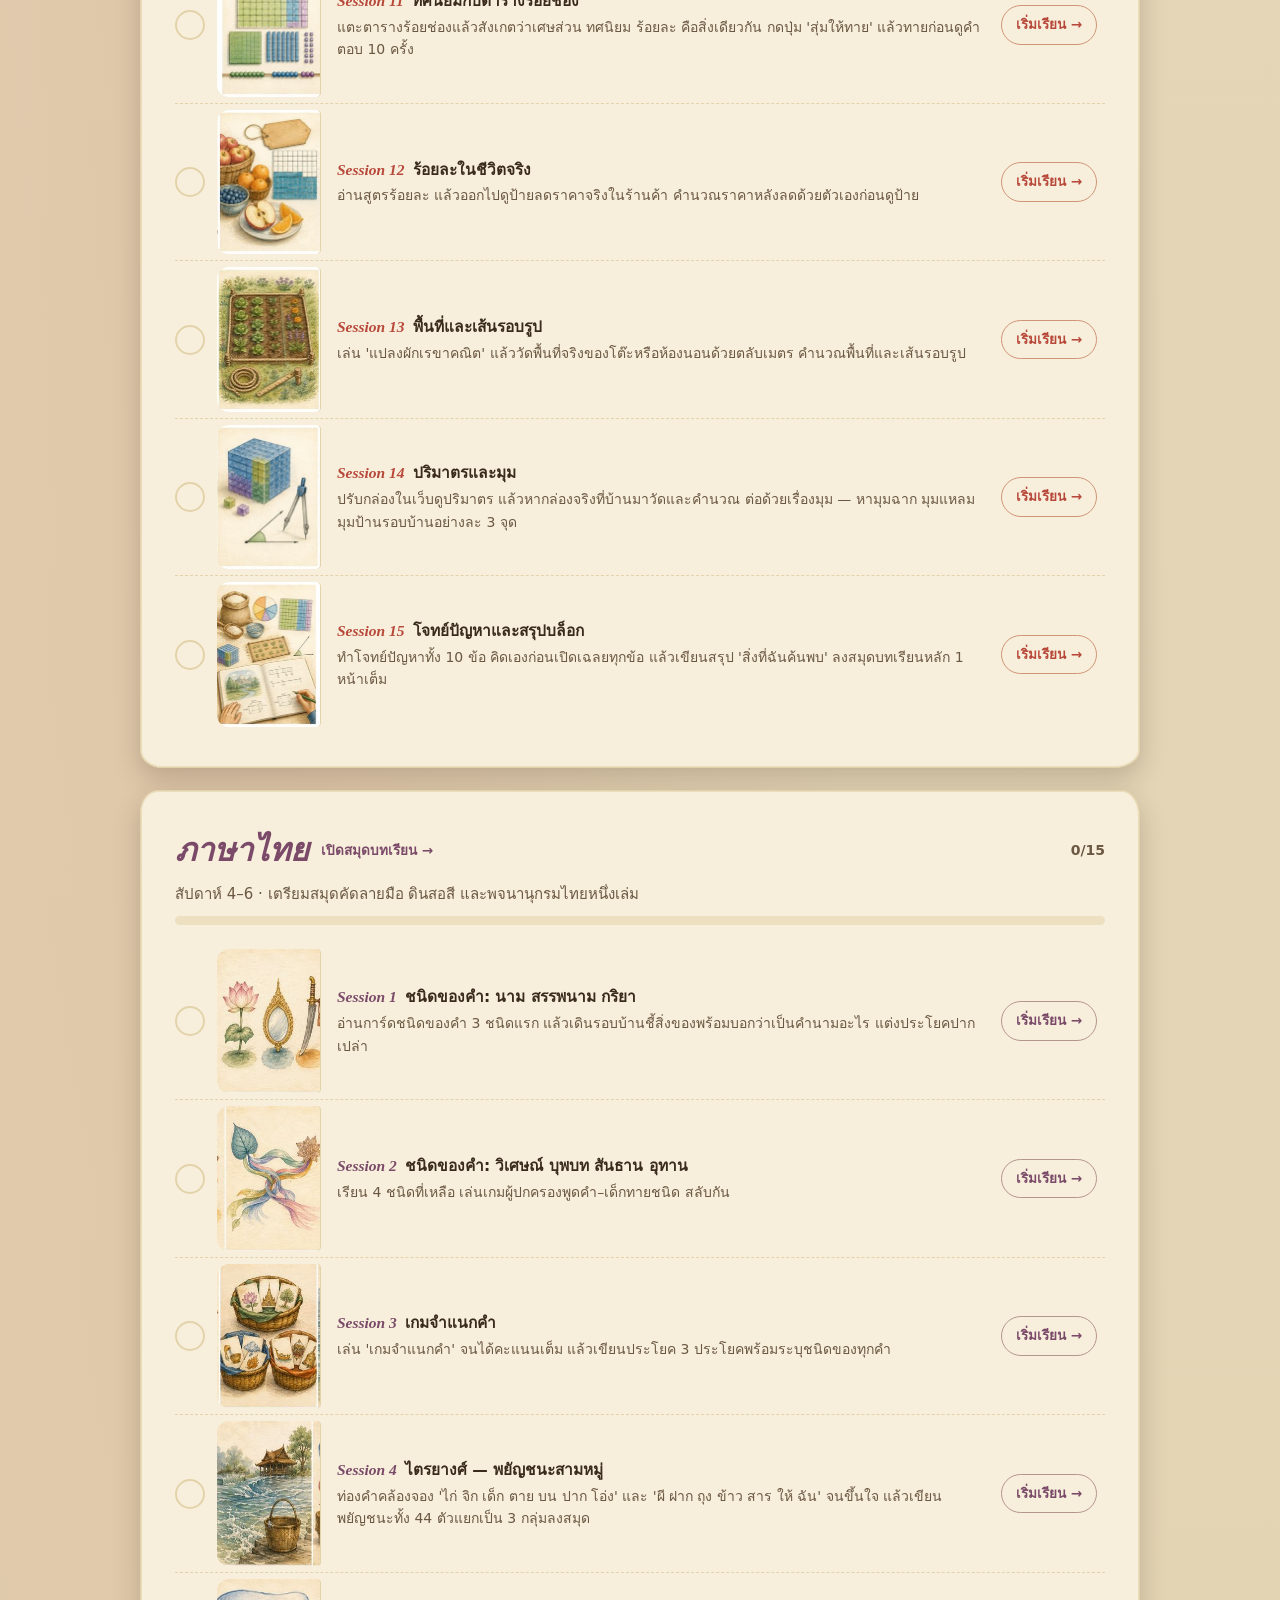
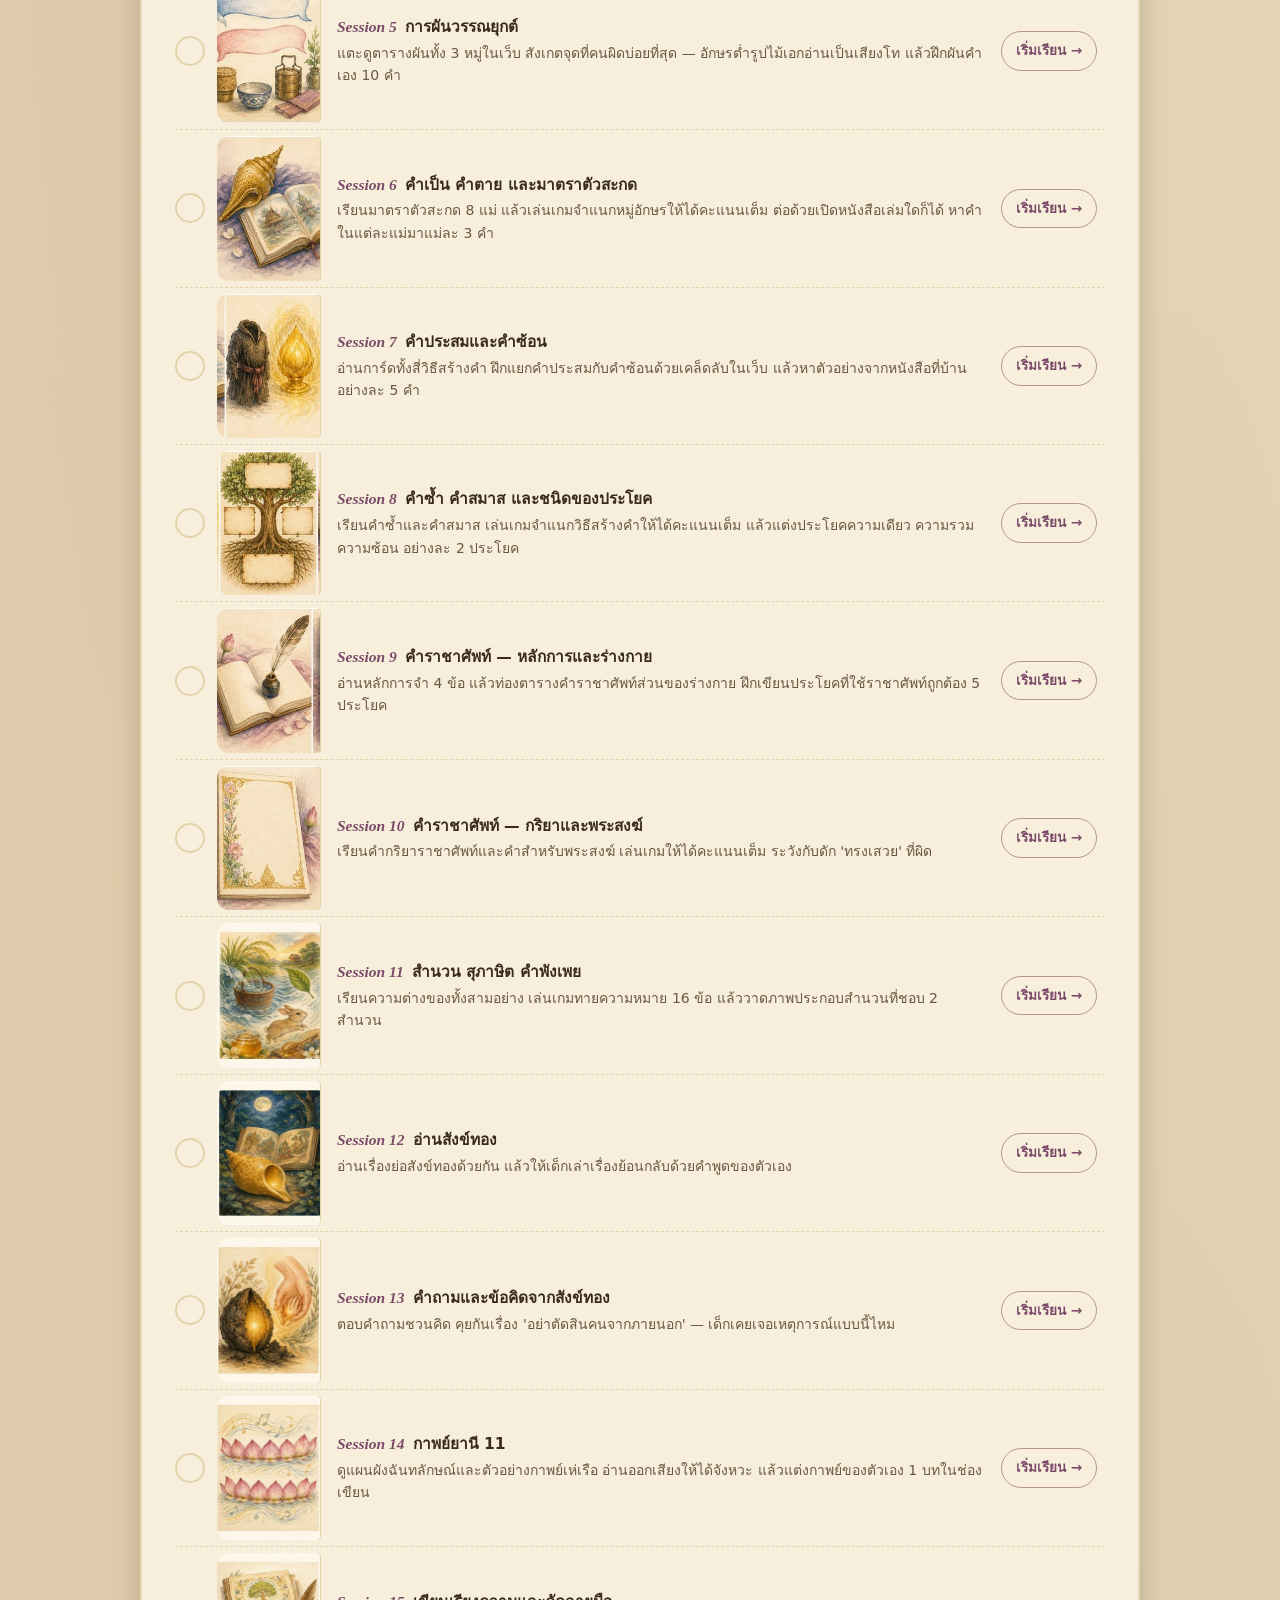
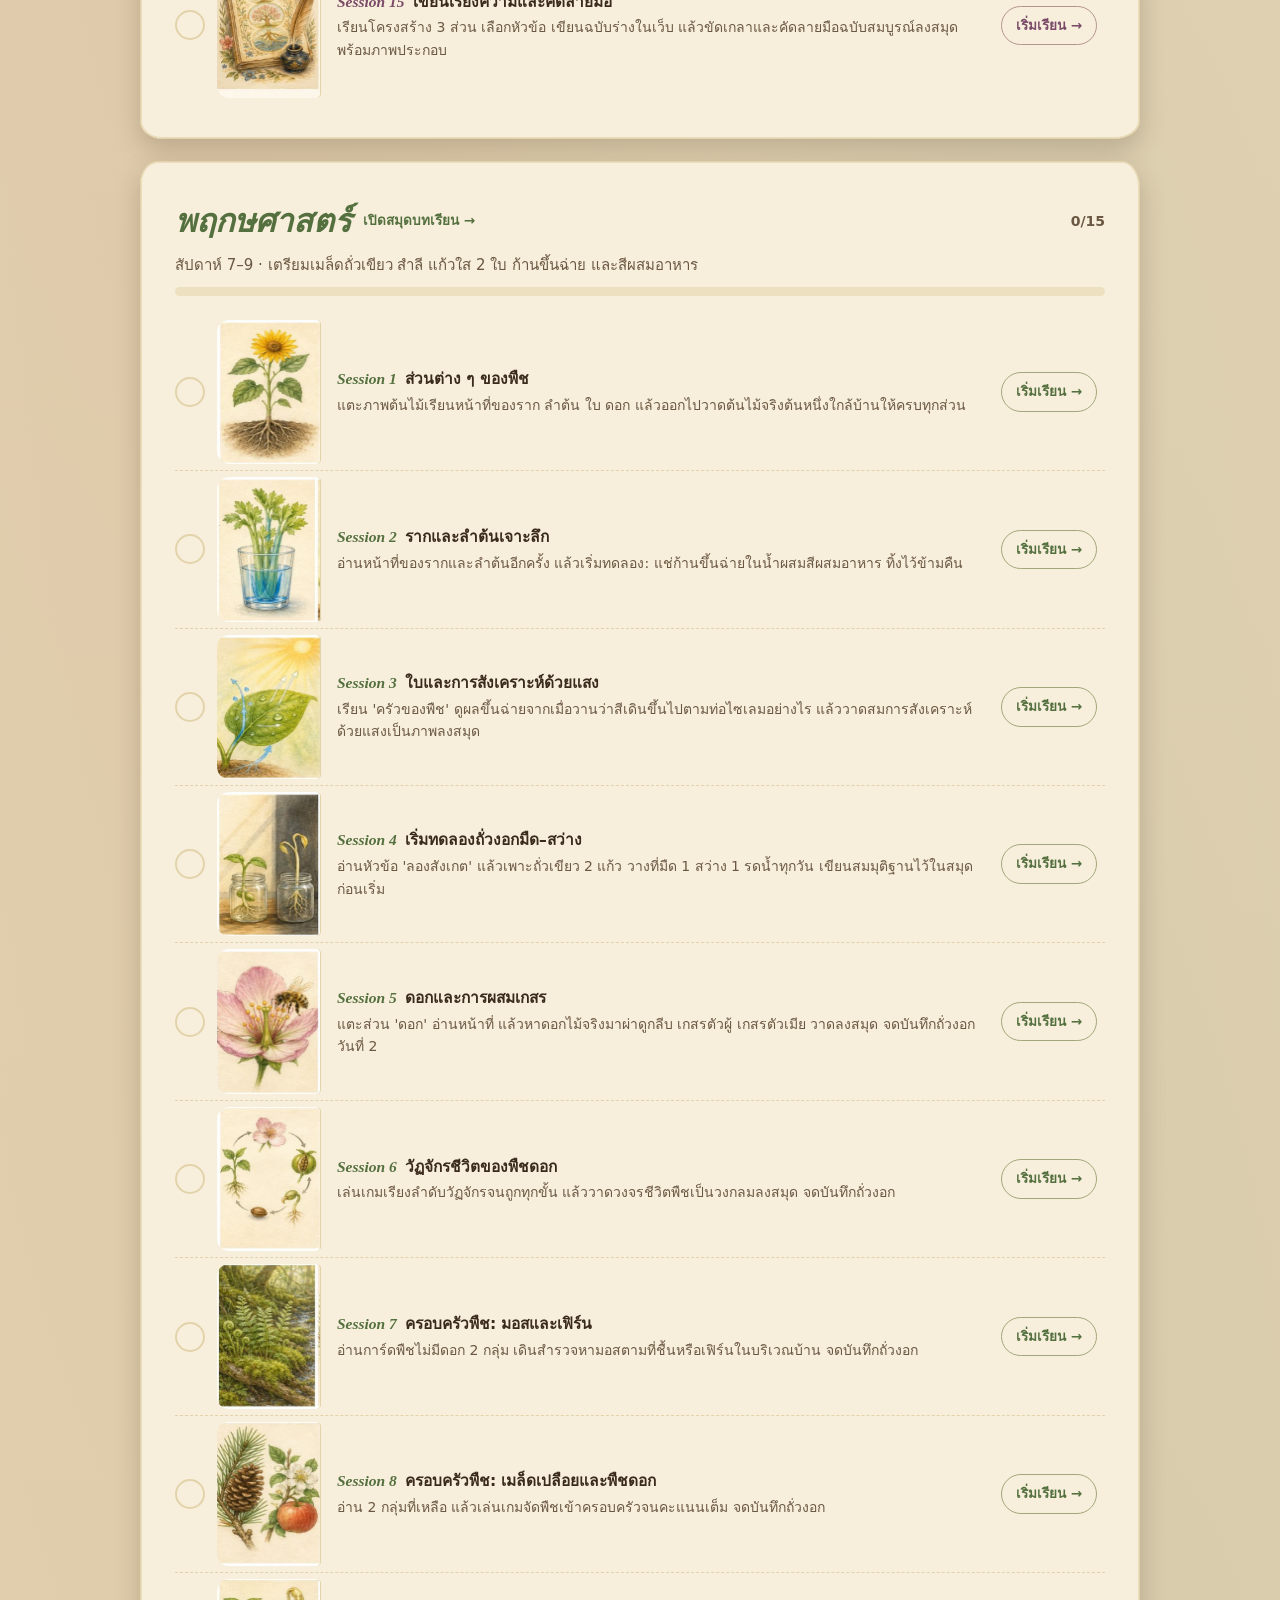
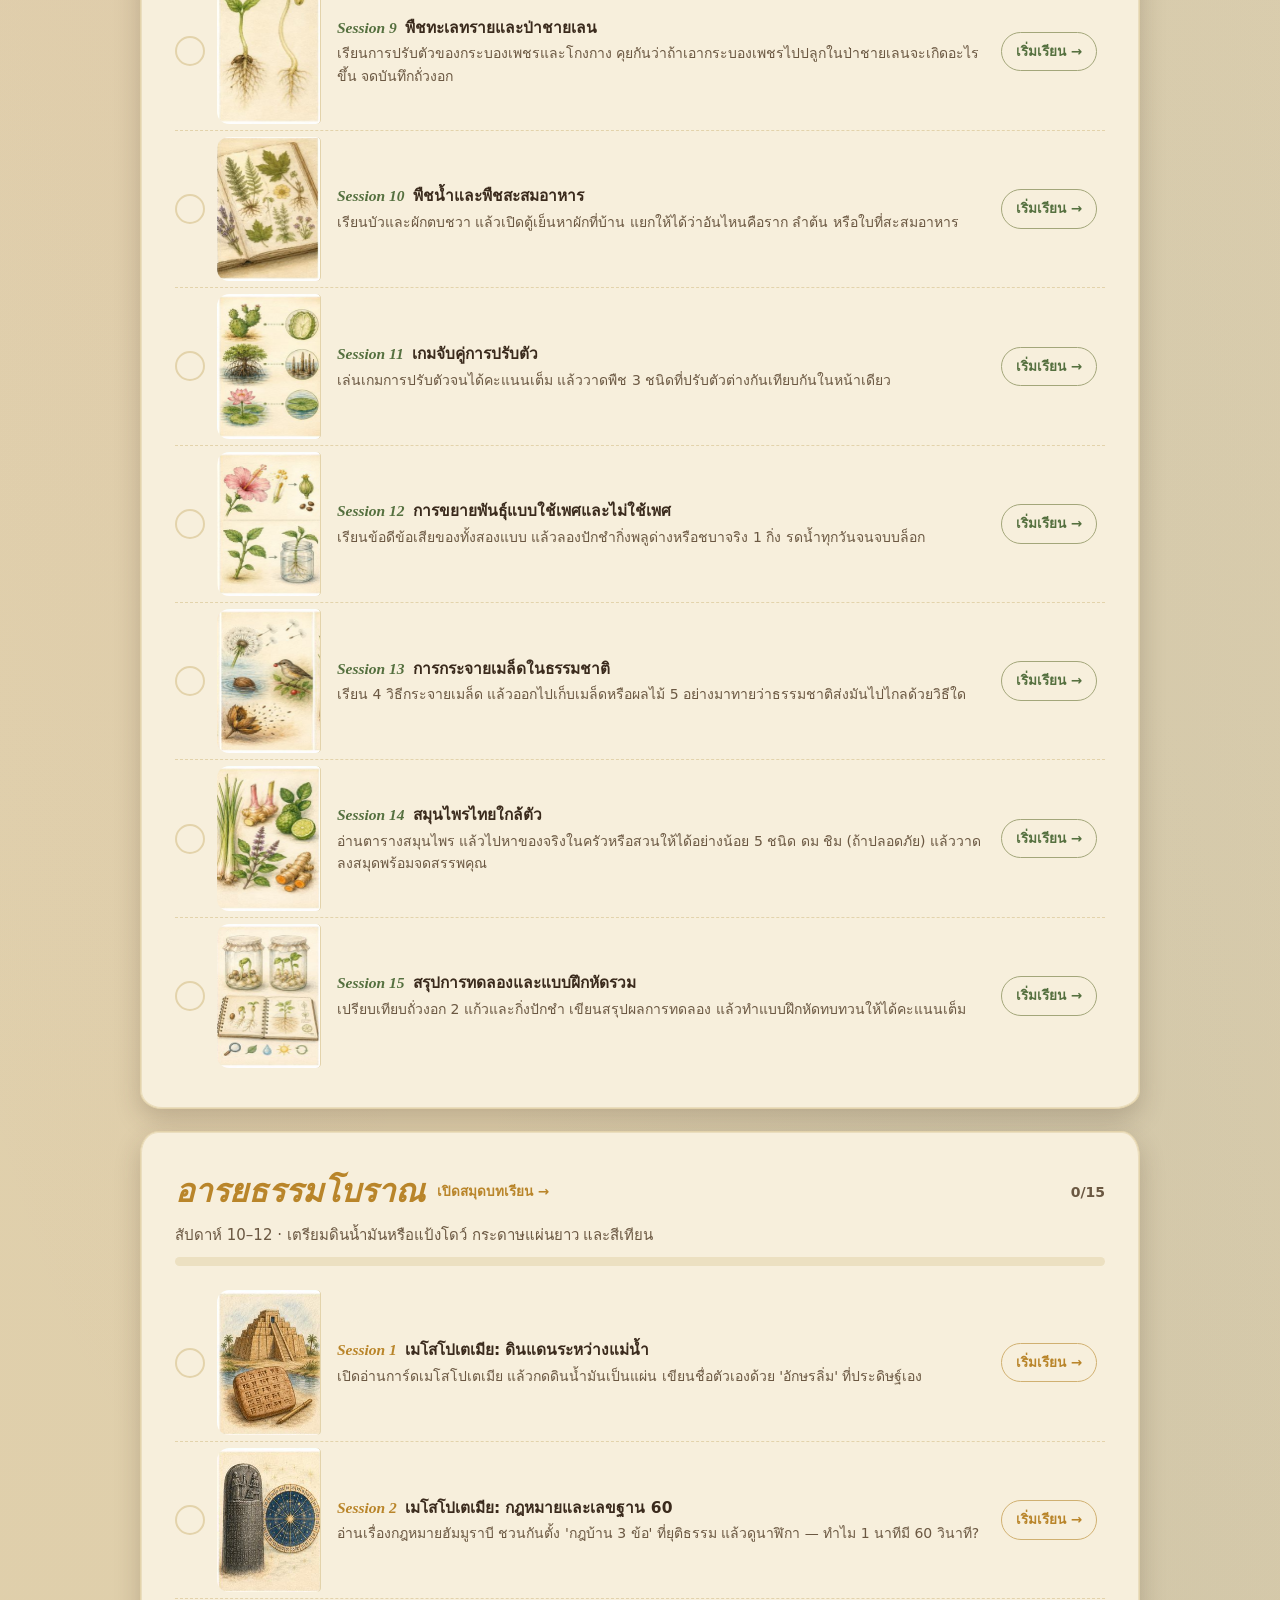
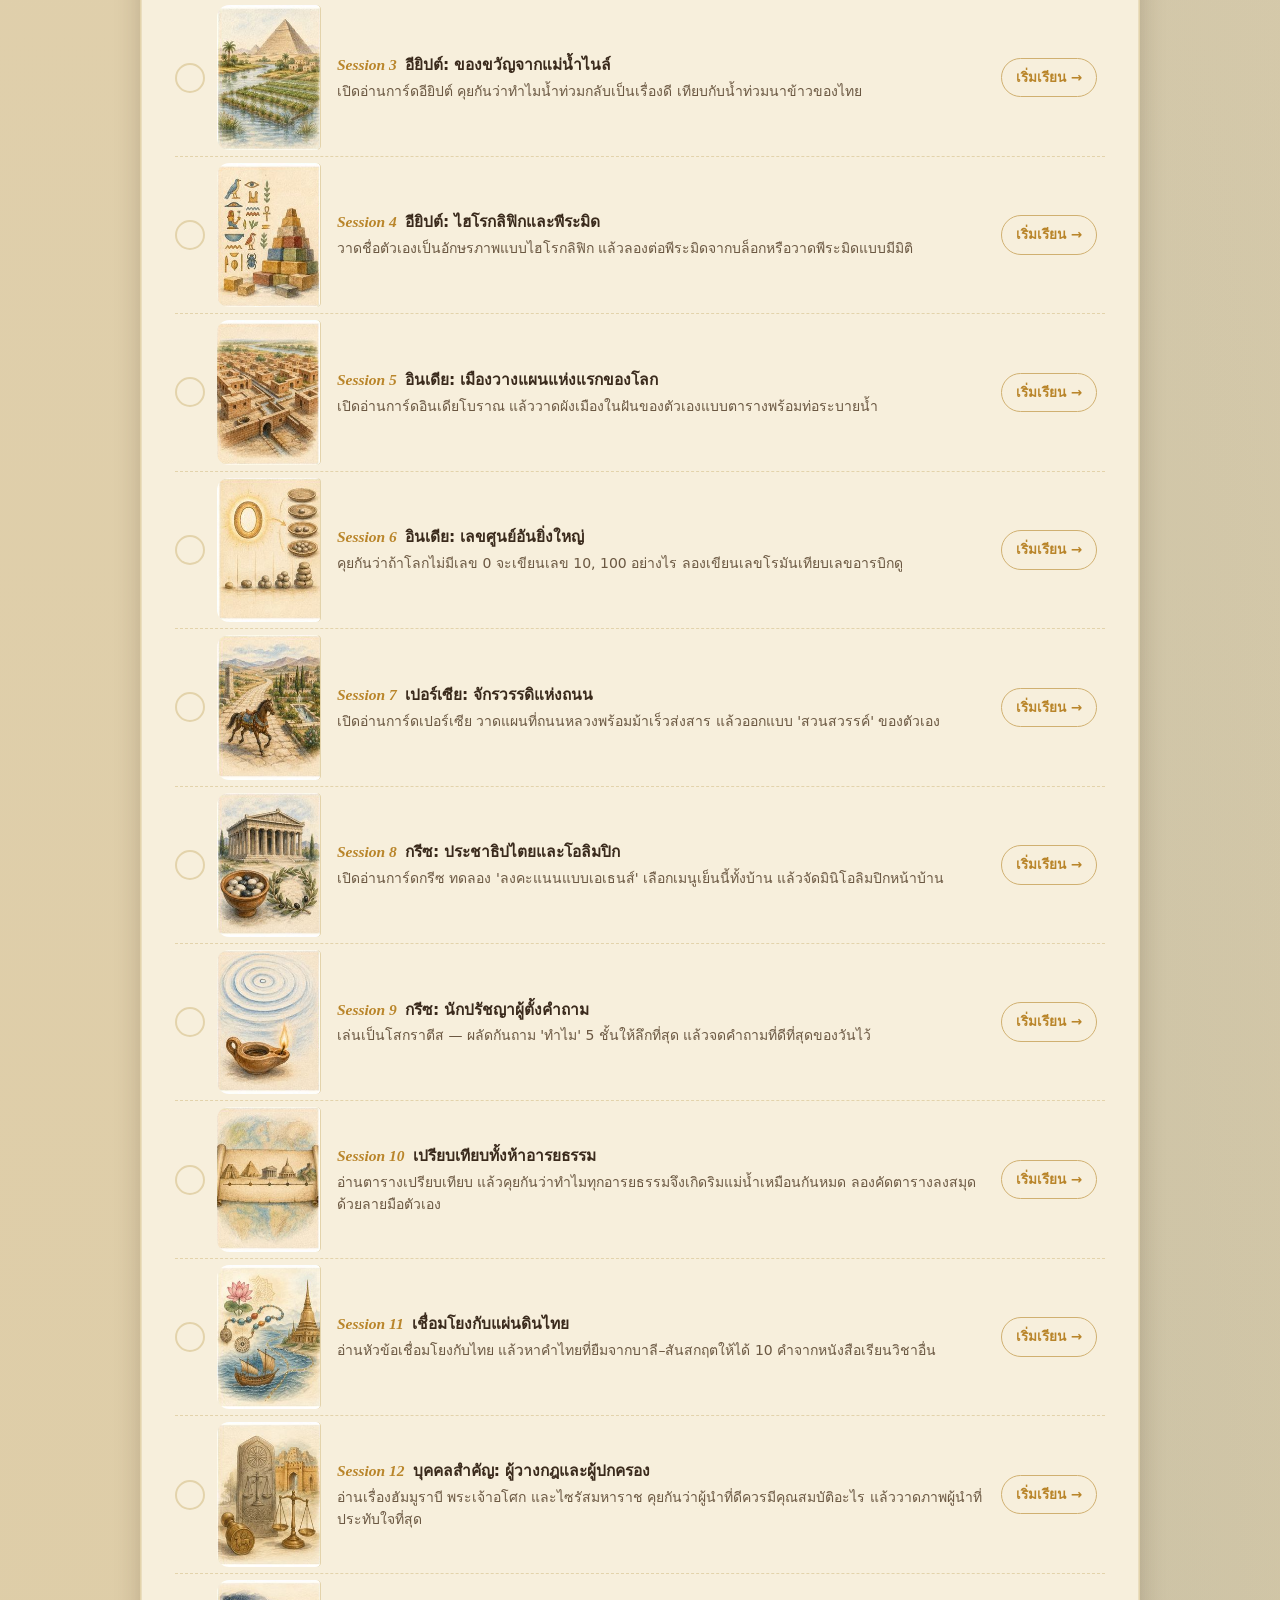
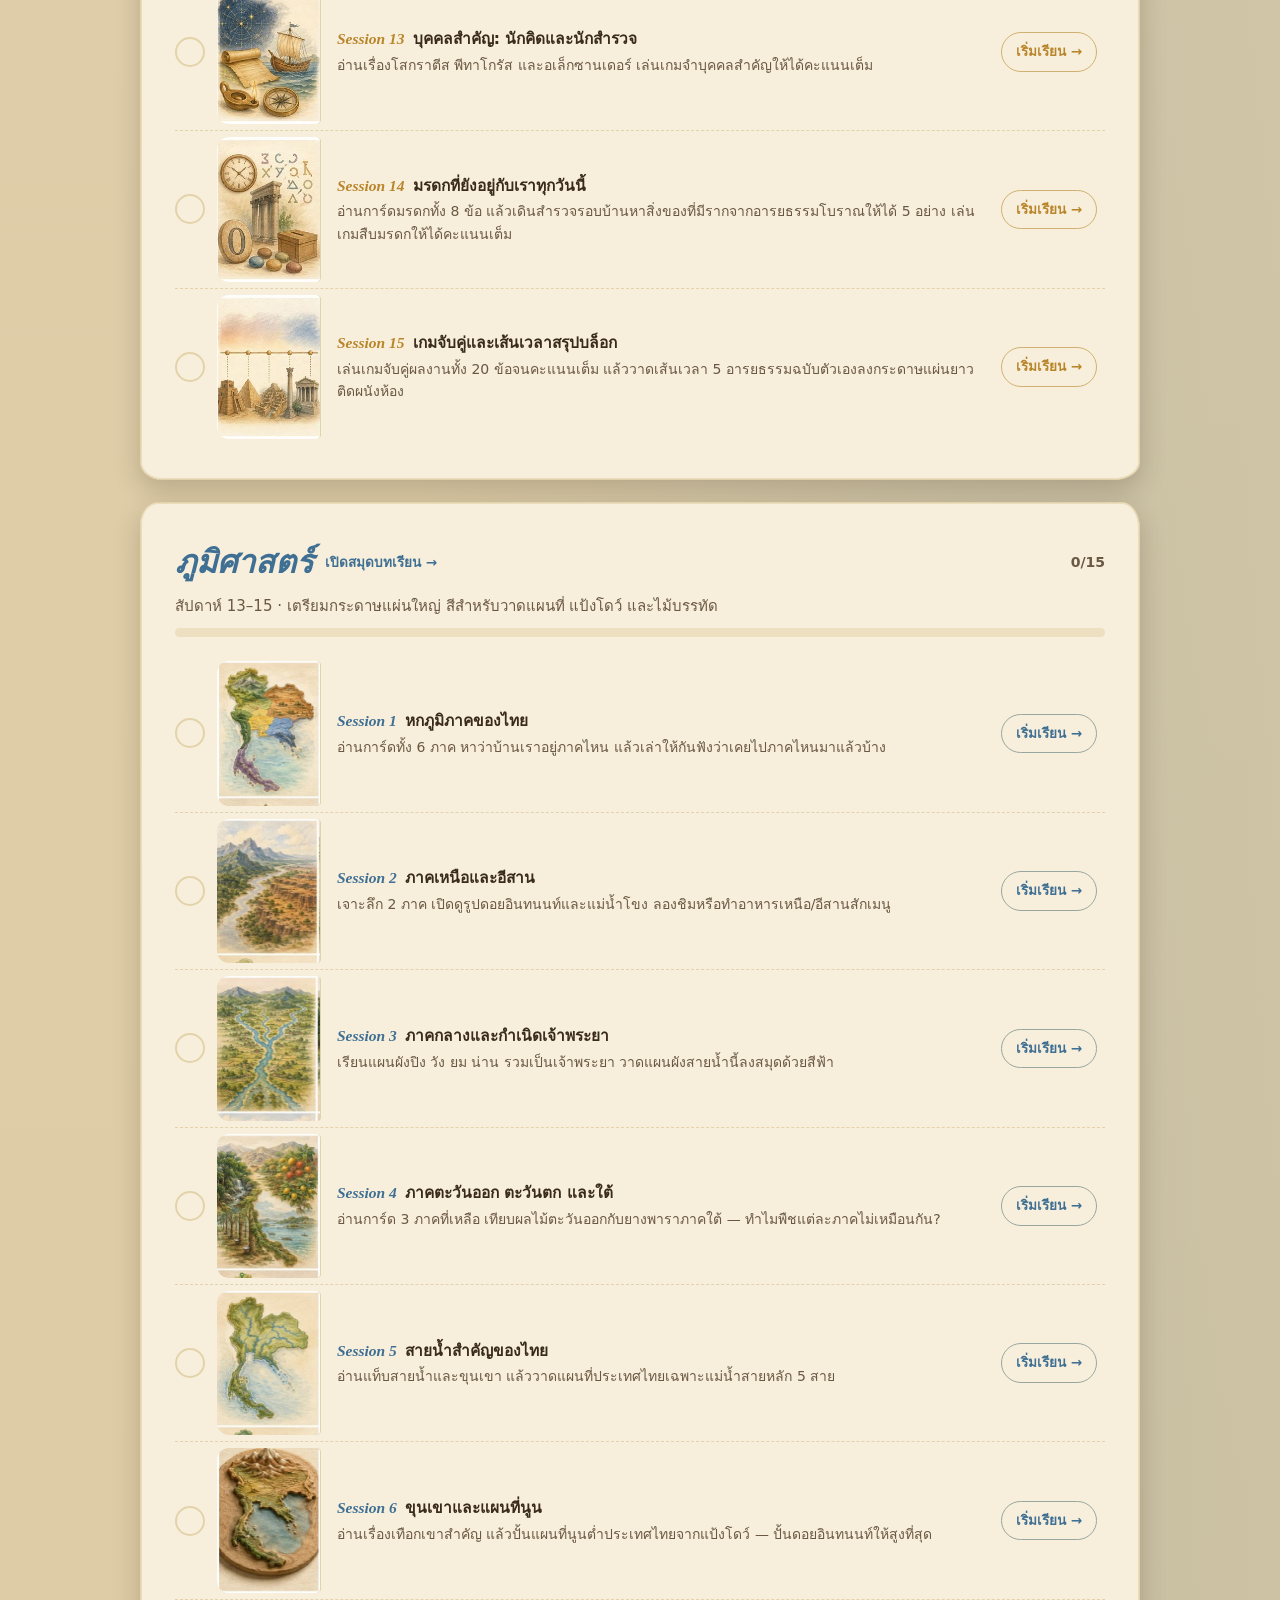
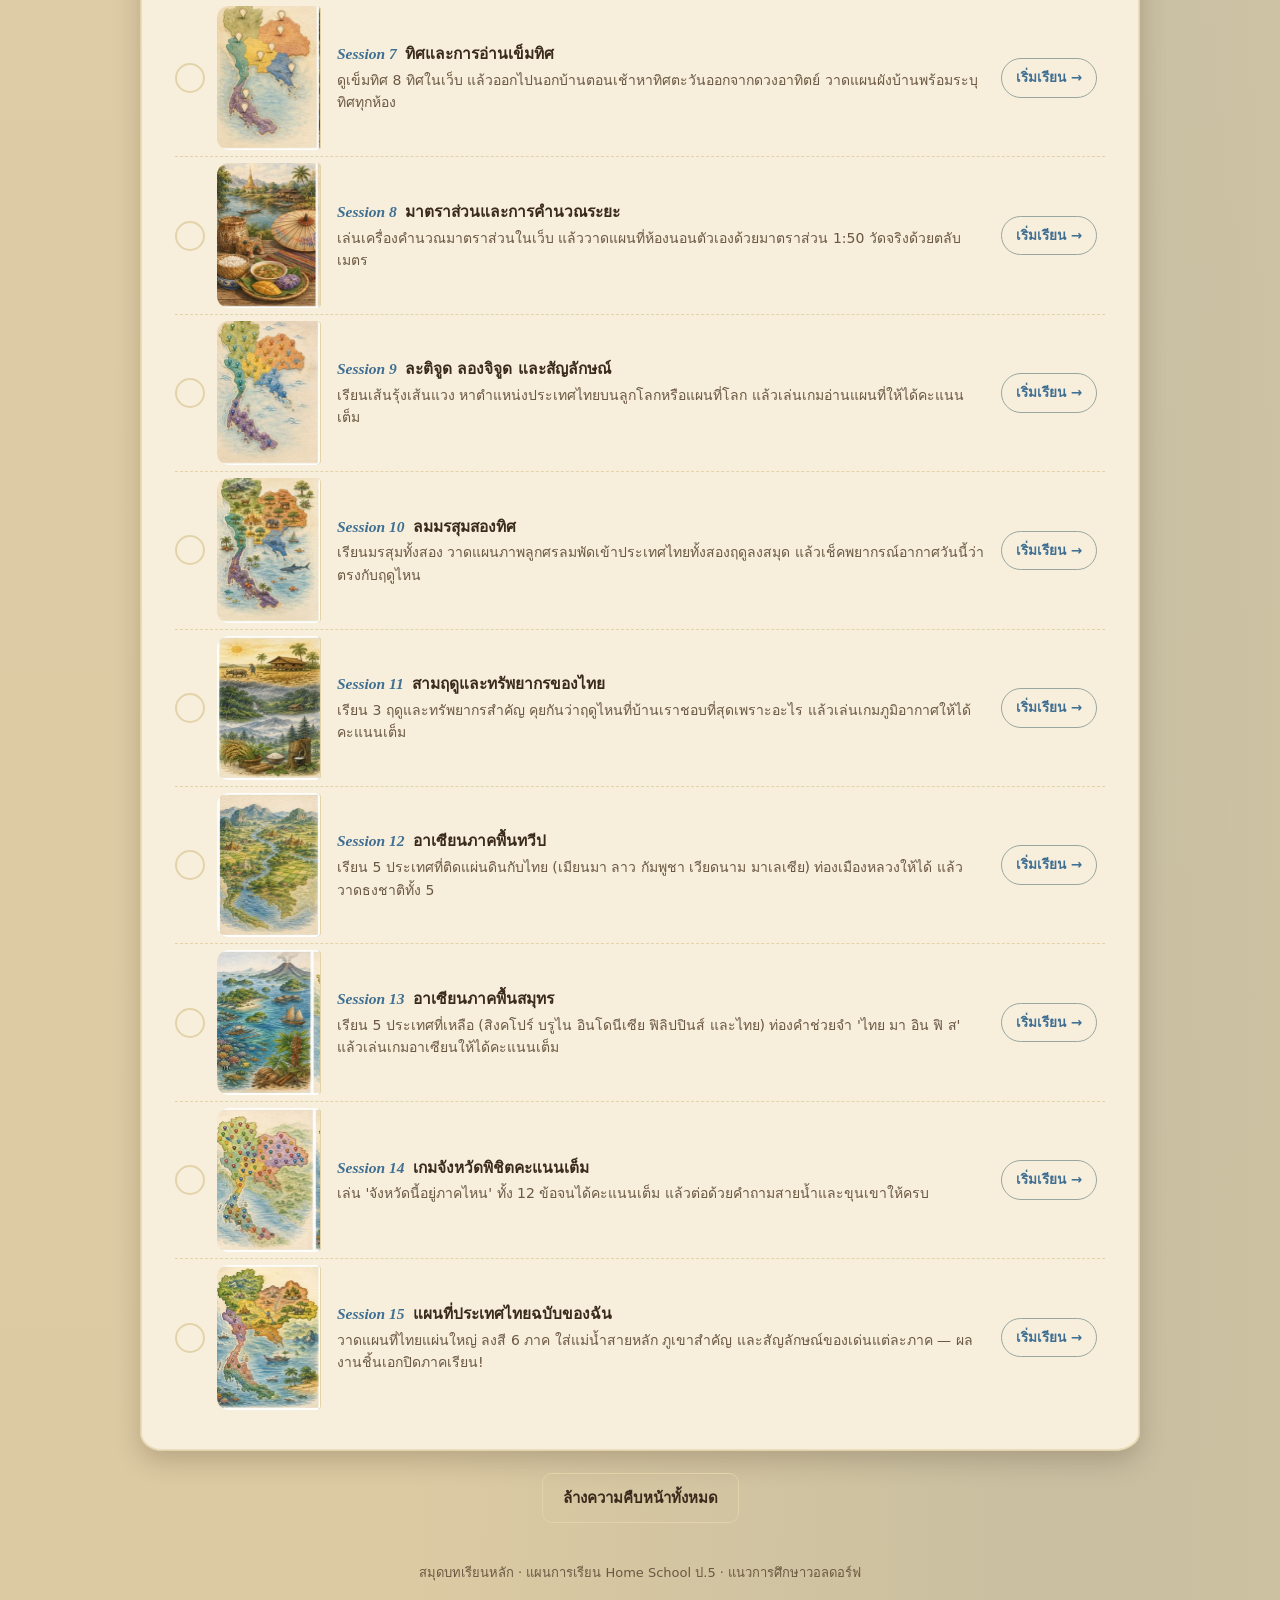
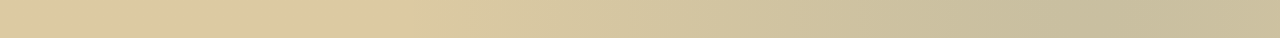
<file: plan.html>
<!DOCTYPE html>
<html lang="th">
<head>
<meta charset="UTF-8">
<meta name="viewport" content="width=device-width, initial-scale=1, viewport-fit=cover">
<meta name="theme-color" content="#e6d9bd" media="(prefers-color-scheme: light)">
<meta name="theme-color" content="#1c2a22" media="(prefers-color-scheme: dark)">
<title>แผนการเรียน Home School · สมุดบทเรียนหลัก ป.5 แนววอลดอร์ฟ</title>
<link rel="stylesheet" href="assets/style.css">
<style>
  /* overall progress */
  .progress-hero{
    display:flex; flex-direction:column; gap:10px; align-items:center;
    text-align:center;
  }
  .progress-hero .big-num{
    font-family:var(--font-display); font-style:italic; font-weight:700;
    font-size:clamp(30px,5vw,44px); color:var(--gold);
    font-variant-numeric:tabular-nums;
  }
  .bar{
    width:100%; height:14px; border-radius:999px;
    background:color-mix(in srgb, var(--card-edge) 55%, var(--card));
    overflow:hidden;
  }
  .bar > span{
    display:block; height:100%; border-radius:999px;
    background:linear-gradient(90deg, var(--red), var(--gold), var(--leaf), var(--blue));
    transition:width .35s ease;
    min-width:0;
  }
  @media (prefers-reduced-motion: reduce){ .bar > span{transition:none;} }

  /* continue button */
  .continue-box{text-align:center; margin-top:6px;}
  .continue-box .btn{font-size:16px; padding:14px 26px;}
  .continue-box .c-hint{font-size:13.5px; color:var(--ink-soft); margin-top:8px;}

  /* hour rhythm */
  .hour-row{
    display:grid; grid-template-columns:repeat(auto-fit, minmax(200px, 1fr));
    gap:12px;
  }
  .hour{
    border:1px solid var(--card-edge); border-radius:12px;
    padding:14px 16px; text-align:center;
    background:color-mix(in srgb, var(--h, var(--gold)) 9%, var(--card));
  }
  .hour .h-time{
    font-family:var(--font-display); font-style:italic; font-size:18px;
    color:var(--h, var(--gold)); margin-bottom:4px;
  }
  .hour p{font-size:13.5px; color:var(--ink-soft);}

  /* subject blocks */
  .subj-head{
    display:flex; flex-wrap:wrap; align-items:center; gap:12px;
    margin-bottom:6px;
  }
  .subj-head h2{margin:0;}
  .subj-head .count{
    margin-left:auto;
    font-size:14px; font-weight:700; color:var(--ink-soft);
    font-variant-numeric:tabular-nums;
  }
  .subj-bar{height:9px; margin:10px 0 18px;}
  .subj-bar > span{background:var(--card-accent, var(--gold));}
  .open-book{
    font-size:13.5px; font-weight:700; text-decoration:none;
    color:var(--card-accent, var(--gold));
  }

  /* session rows — the whole row body is the way into the lesson */
  .session{
    display:flex; align-items:stretch; gap:12px;
    padding:4px 0;
    border-bottom:1px dashed var(--card-edge);
  }
  .session:last-child{border-bottom:none;}
  .session input[type="checkbox"]{
    appearance:none; -webkit-appearance:none;
    flex:none; align-self:center;
    width:30px; height:30px;
    border:2px solid var(--card-edge); border-radius:50%;
    background:var(--card);
    cursor:pointer;
    display:flex; align-items:center; justify-content:center;
    touch-action:manipulation;
  }
  .session input[type="checkbox"]:focus-visible{outline:2px solid var(--blue); outline-offset:2px;}
  .session input[type="checkbox"]:checked{
    background:var(--card-accent, var(--gold));
    border-color:var(--card-accent, var(--gold));
  }
  .session input[type="checkbox"]:checked::after{
    content:"✓"; color:#fff8ec; font-size:17px; font-weight:700;
  }
  .session .s-link{
    flex:1; min-width:0;
    display:flex; align-items:center; gap:12px;
    text-decoration:none; color:inherit;
    padding:0 8px 0 0; margin:2px 0; overflow:hidden;
    border-radius:12px;
    transition:background .15s ease;
  }
  .session .s-link:hover{background:color-mix(in srgb, var(--card-accent, var(--gold)) 8%, transparent);}
  .session .s-link:focus-visible{outline:2px solid var(--blue); outline-offset:-2px;}
  .session .s-body{flex:1; min-width:0;}
  .session .s-body{padding:12px 4px;}
  .session-art{
    width:104px; flex:none; align-self:center;
    aspect-ratio:72 / 100;
    border-radius:9px 4px 4px 9px;
    box-shadow:inset -1px 0 0 var(--card-edge);
  }
  .session .s-title{
    font-weight:700; font-size:15.5px; margin-bottom:2px;
    display:flex; flex-wrap:wrap; align-items:baseline; gap:8px;
  }
  .session .s-no{
    font-family:var(--font-display); font-style:italic;
    color:var(--card-accent, var(--gold));
    font-variant-numeric:tabular-nums;
  }
  .session .s-desc{font-size:14px; color:var(--ink-soft);}
  .session .s-go{
    flex:none; align-self:center;
    font-size:13.5px; font-weight:700; white-space:nowrap;
    color:var(--card-accent, var(--gold));
    border:1px solid color-mix(in srgb, var(--card-accent, var(--gold)) 45%, var(--card-edge));
    border-radius:999px; padding:8px 14px;
  }
  .session.done .s-title{text-decoration:line-through; text-decoration-thickness:1.5px; opacity:.65;}
  .session.done .s-desc{opacity:.6;}
  .session.done .s-go{
    color:var(--ink-soft); border-color:var(--card-edge);
  }
  @media (max-width:560px){
    .session .s-go{display:none;}
    .session-art{width:78px;}
  }

  .plan-note{
    font-size:13.5px; color:var(--ink-soft);
    background:color-mix(in srgb, var(--gold) 10%, var(--card));
    border-radius:10px; padding:12px 14px; margin-top:14px;
  }
  .schedule-visual{
    display:flex; flex-wrap:wrap; gap:6px; justify-content:center;
    margin-top:14px;
  }
  .week-chip{
    font-size:12.5px; font-weight:700;
    border-radius:8px; padding:7px 11px;
    background:color-mix(in srgb, var(--w, var(--gold)) 20%, var(--card));
    border:1px solid var(--card-edge);
    font-variant-numeric:tabular-nums;
  }
</style>
</head>
<body>
<div class="page" style="--page-accent:var(--gold)">
  <div class="wrap">

    <div class="cover">
      <p class="eyebrow">สมุดบทเรียนหลัก · การศึกษาแนววอลดอร์ฟ · ป.5</p>
      <h1>แผนการเรียน Home School</h1>
      <p class="sub">วิชาละ 15 session · วันละ 1 ชั่วโมง · ครบหนึ่งภาคเรียน — แตะ session ที่ต้องการเพื่อเข้าเรียนบทเรียนนั้นได้ทันที</p>
      <div class="rule"></div>
    </div>

    <nav class="site-nav" aria-label="วิชา">
      <a href="index.html" style="--s:var(--ink-soft)"><span class="dot"></span>หน้าหลัก</a>
      <a href="plan.html" style="--s:linear-gradient(135deg,var(--red),var(--gold),var(--leaf),var(--blue))" aria-current="page"><span class="dot"></span>แผนการเรียน</a>
      <a href="math.html" style="--s:var(--red)"><span class="dot"></span>คณิตศาสตร์</a>
      <a href="thai.html" style="--s:var(--plum)"><span class="dot"></span>ภาษาไทย</a>
      <a href="botany.html" style="--s:var(--leaf)"><span class="dot"></span>พฤกษศาสตร์</a>
      <a href="history.html" style="--s:var(--gold)"><span class="dot"></span>อารยธรรมโบราณ</a>
      <a href="geography.html" style="--s:var(--blue)"><span class="dot"></span>ภูมิศาสตร์</a>
    </nav>

    <!-- overall progress + continue -->
    <div class="card" style="--card-accent:var(--gold)">
      <div class="progress-hero">
        <h2>ความคืบหน้าทั้งหมด</h2>
        <div class="big-num"><span id="doneCount">0</span> / <span id="grandTotal">75</span> session</div>
        <div class="bar"><span id="totalBar" style="width:0%"></span></div>
      </div>
      <div class="continue-box">
        <a class="btn" id="continueBtn" href="#" style="--card-accent:var(--gold); text-decoration:none;">▶ เรียนต่อ session ถัดไป</a>
        <p class="c-hint" id="continueHint"></p>
      </div>
    </div>

    <!-- how to use -->
    <div class="card" style="--card-accent:var(--leaf)">
      <h2>วิธีจัดตารางที่แนะนำ</h2>
      <p class="lead">แนววอลดอร์ฟแนะนำให้เรียนแบบ <b>Main Lesson Block</b> — จดจ่อกับวิชาเดียวต่อเนื่องจนจบ แล้วค่อยเปลี่ยนวิชา เด็กจะดำดิ่งได้ลึกกว่าการสลับวิชาไปมาทุกวัน</p>

      <div class="know-grid">
        <div class="know" style="--card-accent:var(--leaf)">
          <h4>แบบที่แนะนำ: เรียนเป็นบล็อก</h4>
          <p>เรียนวิชาเดียว <b>วันละ 1 ชั่วโมง จันทร์–ศุกร์ เป็นเวลา 3 สัปดาห์</b> (= 15 session) แล้วเปลี่ยนวิชาใหม่ ครบ 5 วิชาใน <b>15 สัปดาห์</b> — พอดีหนึ่งภาคเรียน และตรงกับความยาวบล็อกมาตรฐานของวอลดอร์ฟ</p>
        </div>
        <div class="know" style="--card-accent:var(--leaf)">
          <h4>แบบทางเลือก: หมุนเวียนรายวัน</h4>
          <p>ถ้าเด็กชอบความหลากหลาย จัด <b>จันทร์=คณิต อังคาร=ไทย พุธ=พฤกษศาสตร์ พฤหัส=อารยธรรม ศุกร์=ภูมิศาสตร์</b> สัปดาห์ละ 5 ชั่วโมง ครบทุกวิชาใน 15 สัปดาห์เช่นกัน</p>
        </div>
      </div>

      <div class="schedule-visual" aria-label="ลำดับบล็อกการเรียน 15 สัปดาห์">
        <span class="week-chip" style="--w:var(--red)">สัปดาห์ 1–3 · คณิตศาสตร์</span>
        <span class="week-chip" style="--w:var(--plum)">สัปดาห์ 4–6 · ภาษาไทย</span>
        <span class="week-chip" style="--w:var(--leaf)">สัปดาห์ 7–9 · พฤกษศาสตร์</span>
        <span class="week-chip" style="--w:var(--gold)">สัปดาห์ 10–12 · อารยธรรมโบราณ</span>
        <span class="week-chip" style="--w:var(--blue)">สัปดาห์ 13–15 · ภูมิศาสตร์</span>
      </div>

      <div class="divider"></div>

      <h3 style="text-align:center;">จังหวะของ 1 ชั่วโมง</h3>
      <div class="hour-row">
        <div class="hour" style="--h:var(--red)">
          <div class="h-time">10 นาทีแรก · จังหวะ</div>
          <p>ท่องบทกลอน ร้องเพลง หรือทบทวนของเมื่อวานด้วยปากเปล่า — ปลุกใจให้พร้อม</p>
        </div>
        <div class="hour" style="--h:var(--gold)">
          <div class="h-time">30 นาที · เรียนรู้</div>
          <p>แตะ session เพื่อเข้าบทเรียน อ่านเนื้อหา เล่นกิจกรรม ผู้ปกครองเล่าเสริมเป็นเรื่องราว</p>
        </div>
        <div class="hour" style="--h:var(--leaf)">
          <div class="h-time">20 นาทีท้าย · ลงมือทำ</div>
          <p>วาดภาพ เขียนสรุปลงสมุดบทเรียนหลักของตัวเอง แล้วกด "เรียนจบ" ในหน้าบทเรียน</p>
        </div>
      </div>

      <p class="plan-note"><b>เคล็ดลับสำหรับผู้ปกครอง:</b> หัวใจของวอลดอร์ฟคือ "สมุดบทเรียนหลัก" ที่เด็กสร้างเอง — เตรียมสมุดวาดเขียนเปล่า 1 เล่มต่อวิชา ให้เด็กวาดและเขียนสิ่งที่เรียนทุกวัน เมื่อจบบล็อกเด็กจะมีหนังสือเรียนที่ตัวเองเป็นผู้แต่ง</p>
    </div>

    <!-- subject session lists (rendered by JS) -->
    <div id="planRoot"></div>

    <div style="text-align:center; margin:6px 0 20px;">
      <button class="btn ghost" id="resetPlan">ล้างความคืบหน้าทั้งหมด</button>
    </div>

    <footer>สมุดบทเรียนหลัก · แผนการเรียน Home School ป.5 · แนวการศึกษาวอลดอร์ฟ</footer>
  </div>
</div>

<script src="assets/sessions.js"></script>
<script>
(function(){
  "use strict";

  var DATA = window.WALDORF_SESSIONS;
  var subjects = DATA.subjects;
  var state = {};
  function load(){
    try{ state = JSON.parse(localStorage.getItem(DATA.STORE_KEY) || "{}"); }catch(e){ state = {}; }
  }
  function save(){ try{ localStorage.setItem(DATA.STORE_KEY, JSON.stringify(state)); }catch(e){} }
  load();

  var grandTotal = subjects.reduce(function(sum, s){ return sum + s.sessions.length; }, 0);
  document.getElementById("grandTotal").textContent = grandTotal;

  var root = document.getElementById("planRoot");

  subjects.forEach(function(s){
    var card = document.createElement("div");
    card.className = "card";
    card.id = "subj-" + s.id;
    card.style.setProperty("--card-accent", s.color);
    card.innerHTML =
      "<div class='subj-head'>" +
        "<h2>" + s.name + "</h2>" +
        "<a class='open-book' href='" + s.page + "'>เปิดสมุดบทเรียน →</a>" +
        "<span class='count'><span id='cnt-" + s.id + "'>0</span>/" + s.sessions.length + "</span>" +
      "</div>" +
      "<p class='lead' style='margin-bottom:8px;'>" + s.note + "</p>" +
      "<div class='bar subj-bar'><span id='bar-" + s.id + "' style='width:0%'></span></div>";

    s.sessions.forEach(function(ses, i){
      var key = s.id + "-" + (i+1);
      var row = document.createElement("div");
      row.className = "session";
      row.dataset.key = key;

      var cb = document.createElement("input");
      cb.type = "checkbox";
      cb.setAttribute("aria-label", "ทำเครื่องหมายว่าเรียนจบ " + s.name + " session " + (i+1));
      cb.addEventListener("change", function(){
        if(cb.checked){ state[key] = true; } else { delete state[key]; }
        save();
        refresh();
      });

      var link = document.createElement("a");
      link.className = "s-link";
      link.href = s.page + "?s=" + key;
      link.setAttribute("aria-label", "เข้าเรียน " + s.name + " session " + (i+1) + ": " + ses.t);
      /* Artwork follows the real session number so every session stays unique. */
      var cell = i;
      var extraArt = cell >= 10;
      var artIndex = extraArt ? cell - 10 : cell;
      var artPos = (artIndex % 5) * 25 + "% " + (extraArt ? "50%" : (Math.floor(artIndex / 5) ? "100%" : "0%"));
      /* thumbnails here; the lesson banner loads the full-resolution sheet */
      var artFile = "assets/session-sheet-" + s.id + (extraArt ? "-extra" : "") + "-thumb.jpg";
      var artSize = extraArt ? "500% 100%" : "500% 200%";
      link.innerHTML =
        "<span class='session-art' aria-hidden='true' style=\"background-image:url('" + artFile + "');background-size:" + artSize + ";background-position:" + artPos + "\"></span>" +
        "<div class='s-body'>" +
          "<div class='s-title'><span class='s-no'>Session " + (i+1) + "</span> " + ses.t + "</div>" +
          "<div class='s-desc'>" + ses.d + "</div>" +
        "</div>" +
        "<span class='s-go'>เริ่มเรียน →</span>";

      row.appendChild(cb);
      row.appendChild(link);
      card.appendChild(row);
    });
    root.appendChild(card);
  });

  function refresh(){
    var total = 0;
    var next = null;
    subjects.forEach(function(s){
      var done = 0;
      s.sessions.forEach(function(ses, i){
        var key = s.id + "-" + (i+1);
        var isDone = !!state[key];
        if(isDone) done++;
        else if(!next) next = {s:s, i:i, ses:ses, key:key};
        var row = document.querySelector(".session[data-key='" + key + "']");
        if(row){
          row.classList.toggle("done", isDone);
          var cb = row.querySelector("input");
          cb.checked = isDone;
          var go = row.querySelector(".s-go");
          go.textContent = isDone ? "ทบทวน →" : "เริ่มเรียน →";
        }
      });
      total += done;
      document.getElementById("cnt-" + s.id).textContent = done;
      document.getElementById("bar-" + s.id).style.width = (done * 100 / s.sessions.length) + "%";
    });
    document.getElementById("doneCount").textContent = total;
    document.getElementById("totalBar").style.width = (total * 100 / grandTotal) + "%";

    var btn = document.getElementById("continueBtn");
    var hint = document.getElementById("continueHint");
    if(next){
      btn.href = next.s.page + "?s=" + next.key;
      btn.textContent = "▶ เรียนต่อ: " + next.s.name + " · Session " + (next.i+1);
      hint.textContent = next.ses.t;
      btn.style.display = "";
    } else {
      btn.style.display = "none";
      hint.textContent = "ยินดีด้วย! เรียนครบทั้ง " + grandTotal + " session แล้ว 🎉";
    }
  }
  refresh();

  /* re-sync when returning from a lesson page (incl. iPad back-forward cache) */
  window.addEventListener("pageshow", function(){ load(); refresh(); });

  document.getElementById("resetPlan").addEventListener("click", function(){
    if(confirm("ล้างความคืบหน้าทั้งหมดและเริ่มใหม่?")){
      state = {};
      save();
      refresh();
    }
  });
})();
</script>
</body>
</html>
</file>
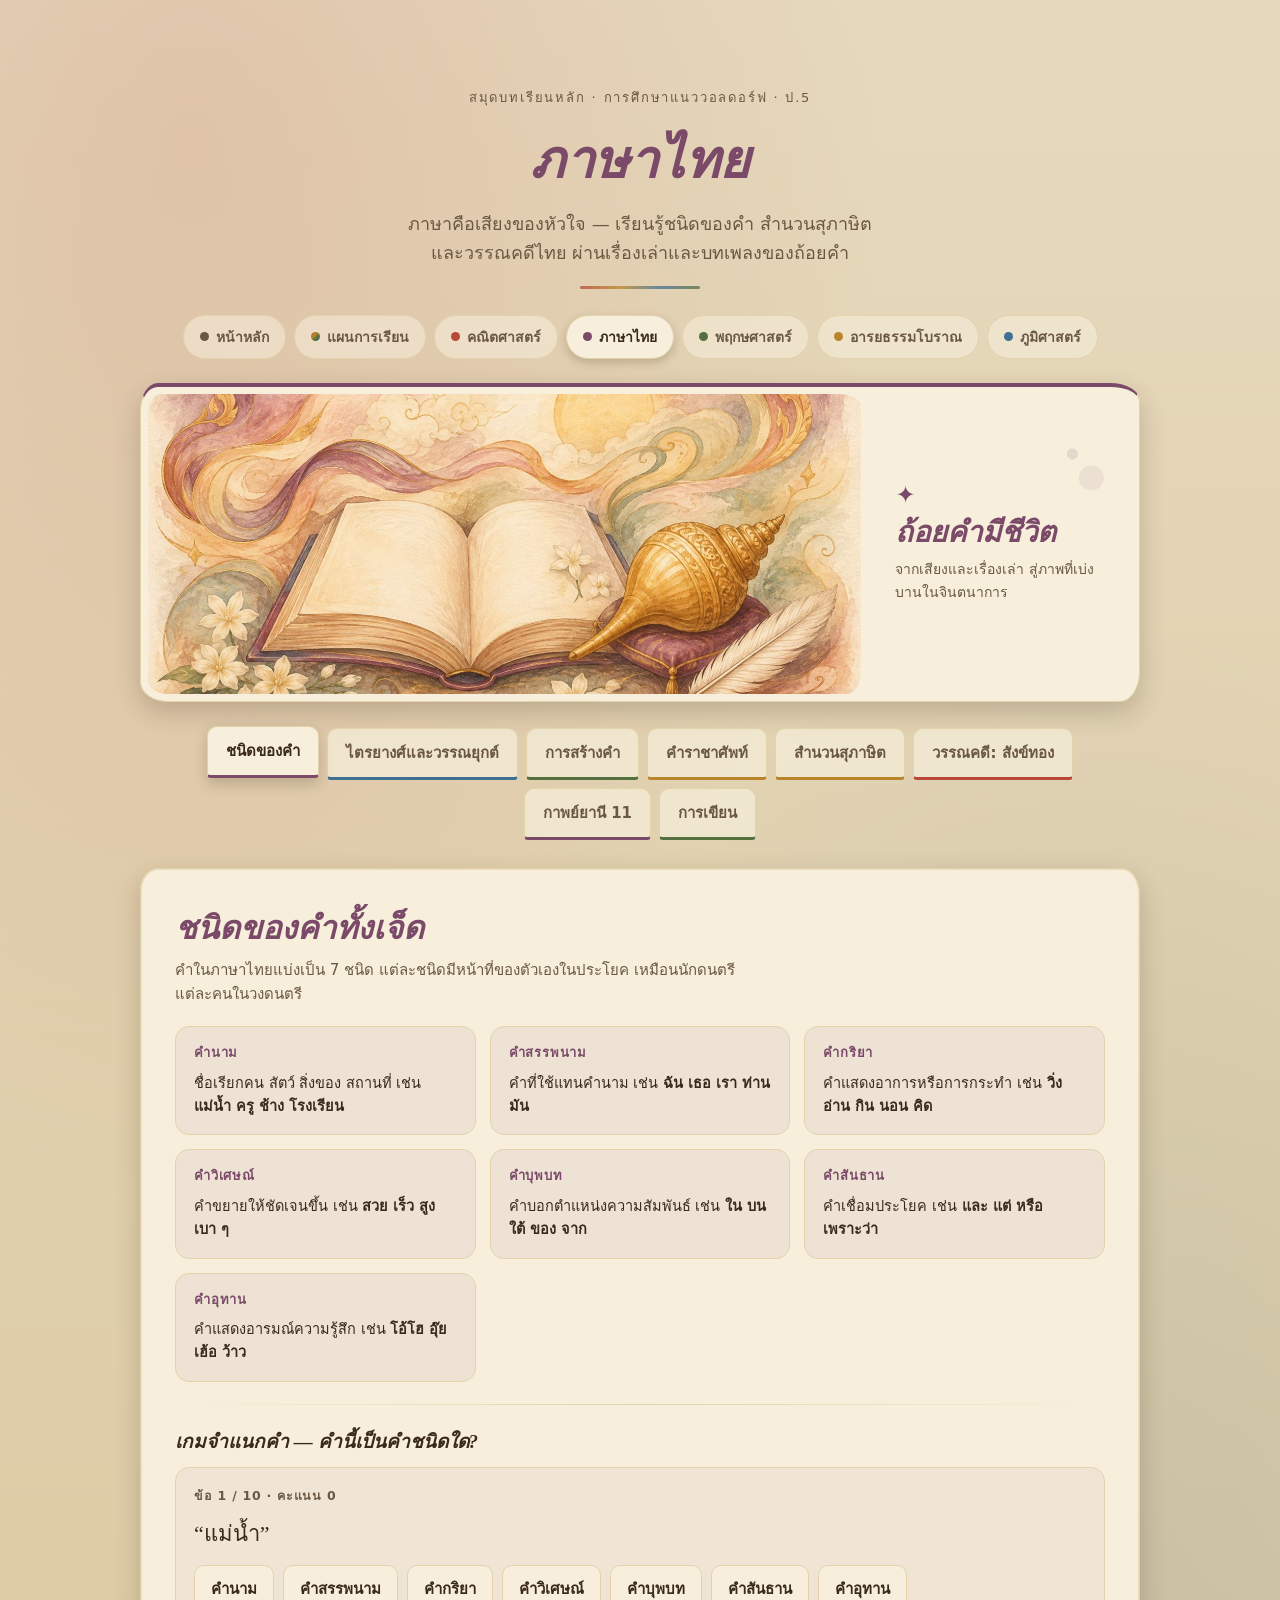
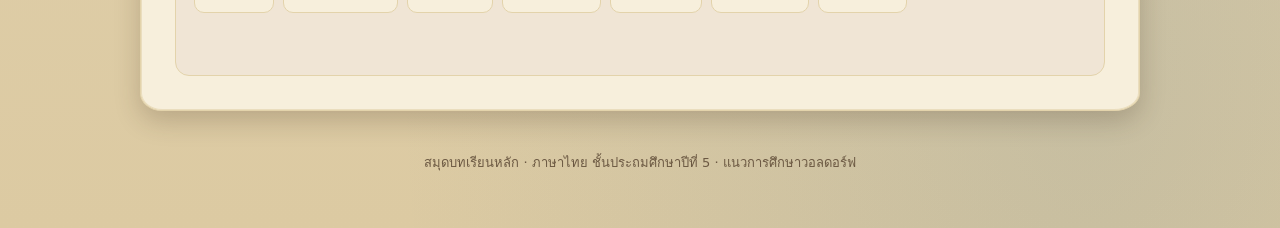
<file: thai.html>
<!DOCTYPE html>
<html lang="th">
<head>
<meta charset="UTF-8">
<meta name="viewport" content="width=device-width, initial-scale=1, viewport-fit=cover">
<meta name="theme-color" content="#e6d9bd" media="(prefers-color-scheme: light)">
<meta name="theme-color" content="#1c2a22" media="(prefers-color-scheme: dark)">
<title>ภาษาไทย · สมุดบทเรียนหลัก ป.5 แนววอลดอร์ฟ</title>
<link rel="stylesheet" href="assets/style.css">
<style>
  .story{
    font-size:15.5px; line-height:1.9; max-width:65ch;
  }
  .story p{margin-bottom:14px; text-indent:2.5em;}
  .word-chip{
    display:inline-block; padding:2px 8px; border-radius:6px;
    background:color-mix(in srgb, var(--plum) 14%, var(--card));
    font-weight:700;
  }

  /* ---------- tone table ---------- */
  .letter-set{
    font-size:19px; font-weight:700; letter-spacing:.12em;
    color:var(--blue); line-height:1.7; margin-bottom:6px;
  }
  .tone-table th{white-space:nowrap;}
  .tone-table td{font-size:17px; font-weight:700; text-align:center;}
  .tone-table td.lbl{
    font-size:13px; font-weight:700; text-align:left;
    color:var(--ink-soft); white-space:nowrap;
  }
  .tone-table td.na{color:var(--ink-soft); font-weight:400; font-size:14px;}
  .tone-note{
    font-size:14px; color:var(--ink-soft); margin-top:12px;
    background:color-mix(in srgb, var(--blue) 10%, var(--card));
    border-radius:10px; padding:12px 14px;
  }

  /* ---------- poem ---------- */
  .poem-scheme{
    background:color-mix(in srgb, var(--plum) 8%, var(--card));
    border:1px solid var(--card-edge); border-radius:14px;
    padding:20px 16px; overflow-x:auto;
  }
  .p-line{
    display:flex; gap:5px; justify-content:center; align-items:center;
    margin-bottom:12px; min-width:420px;
  }
  .p-cell{
    width:30px; height:30px; border-radius:6px;
    display:flex; align-items:center; justify-content:center;
    background:var(--card); border:1px solid var(--card-edge);
    font-size:13px; color:var(--ink-soft);
  }
  .p-gap{width:26px;}
  .p-cell.rhyme-a{background:var(--gold); border-color:var(--gold); color:#3a2a1c;}
  .p-cell.rhyme-b{background:var(--plum); border-color:var(--plum); color:#fff8ec;}
  .p-legend{
    font-size:13px; color:var(--ink-soft); text-align:center;
    margin-top:6px; min-width:420px;
  }
  .p-legend .rhyme-a{color:var(--gold); font-weight:700;}
  .p-legend .rhyme-b{color:var(--plum); font-weight:700;}
  .poem-sample{
    background:color-mix(in srgb, var(--card-accent, var(--plum)) 9%, var(--card));
    border-left:4px solid var(--card-accent, var(--plum));
    border-radius:0 12px 12px 0; padding:16px 20px;
  }
  .poem-sample p{
    display:flex; flex-wrap:wrap; gap:8px 40px;
    font-family:var(--font-display); font-size:18px; line-height:2;
  }
  .poem-sample p span{min-width:180px;}
  .poem-sample .poem-credit{
    display:block; font-size:14px; font-style:italic;
    color:var(--ink-soft); margin-top:8px;
  }
</style>
</head>
<body>
<div class="page" style="--page-accent:var(--plum)">
  <div class="wrap">

    <div class="cover">
      <p class="eyebrow">สมุดบทเรียนหลัก · การศึกษาแนววอลดอร์ฟ · ป.5</p>
      <h1>ภาษาไทย</h1>
      <p class="sub">ภาษาคือเสียงของหัวใจ — เรียนรู้ชนิดของคำ สำนวนสุภาษิต และวรรณคดีไทย ผ่านเรื่องเล่าและบทเพลงของถ้อยคำ</p>
      <div class="rule"></div>
    </div>

    <nav class="site-nav" aria-label="วิชา">
      <a href="index.html" style="--s:var(--ink-soft)"><span class="dot"></span>หน้าหลัก</a>
      <a href="plan.html" style="--s:linear-gradient(135deg,var(--red),var(--gold),var(--leaf),var(--blue))"><span class="dot"></span>แผนการเรียน</a>
      <a href="math.html" style="--s:var(--red)"><span class="dot"></span>คณิตศาสตร์</a>
      <a href="thai.html" style="--s:var(--plum)" aria-current="page"><span class="dot"></span>ภาษาไทย</a>
      <a href="botany.html" style="--s:var(--leaf)"><span class="dot"></span>พฤกษศาสตร์</a>
      <a href="history.html" style="--s:var(--gold)"><span class="dot"></span>อารยธรรมโบราณ</a>
      <a href="geography.html" style="--s:var(--blue)"><span class="dot"></span>ภูมิศาสตร์</a>
    </nav>

    <figure class="subject-art" style="--art-accent:var(--plum)">
      <img src="assets/thai-hero.jpg" alt="ภาพสีน้ำสมุดนิทาน หอยสังข์ทอง ดอกมะลิ และปากกาขนนก" width="1400" height="933">
      <figcaption><b>ถ้อยคำมีชีวิต</b><span>จากเสียงและเรื่องเล่า สู่ภาพที่เบ่งบานในจินตนาการ</span></figcaption>
    </figure>

    <nav class="tabs" role="tablist" aria-label="บทเรียน">
      <button role="tab" data-target="words" style="--tab-accent:var(--plum)" aria-selected="true">ชนิดของคำ</button>
      <button role="tab" data-target="tone" style="--tab-accent:var(--blue)" aria-selected="false">ไตรยางศ์และวรรณยุกต์</button>
      <button role="tab" data-target="wordbuild" style="--tab-accent:var(--leaf)" aria-selected="false">การสร้างคำ</button>
      <button role="tab" data-target="royal" style="--tab-accent:var(--gold)" aria-selected="false">คำราชาศัพท์</button>
      <button role="tab" data-target="proverbs" style="--tab-accent:var(--gold)" aria-selected="false">สำนวนสุภาษิต</button>
      <button role="tab" data-target="literature" style="--tab-accent:var(--red)" aria-selected="false">วรรณคดี: สังข์ทอง</button>
      <button role="tab" data-target="poem" style="--tab-accent:var(--plum)" aria-selected="false">กาพย์ยานี 11</button>
      <button role="tab" data-target="writing" style="--tab-accent:var(--leaf)" aria-selected="false">การเขียน</button>
    </nav>

    <!-- ============ WORDS ============ -->
    <section class="lesson active" id="words">
      <div class="card" style="--card-accent:var(--plum)">
        <h2>ชนิดของคำทั้งเจ็ด</h2>
        <p class="lead">คำในภาษาไทยแบ่งเป็น 7 ชนิด แต่ละชนิดมีหน้าที่ของตัวเองในประโยค เหมือนนักดนตรีแต่ละคนในวงดนตรี</p>

        <div class="know-grid">
          <div class="know"><h4>คำนาม</h4><p>ชื่อเรียกคน สัตว์ สิ่งของ สถานที่ เช่น <b>แม่น้ำ ครู ช้าง โรงเรียน</b></p></div>
          <div class="know"><h4>คำสรรพนาม</h4><p>คำที่ใช้แทนคำนาม เช่น <b>ฉัน เธอ เรา ท่าน มัน</b></p></div>
          <div class="know"><h4>คำกริยา</h4><p>คำแสดงอาการหรือการกระทำ เช่น <b>วิ่ง อ่าน กิน นอน คิด</b></p></div>
          <div class="know"><h4>คำวิเศษณ์</h4><p>คำขยายให้ชัดเจนขึ้น เช่น <b>สวย เร็ว สูง เบา ๆ</b></p></div>
          <div class="know"><h4>คำบุพบท</h4><p>คำบอกตำแหน่งความสัมพันธ์ เช่น <b>ใน บน ใต้ ของ จาก</b></p></div>
          <div class="know"><h4>คำสันธาน</h4><p>คำเชื่อมประโยค เช่น <b>และ แต่ หรือ เพราะว่า</b></p></div>
          <div class="know"><h4>คำอุทาน</h4><p>คำแสดงอารมณ์ความรู้สึก เช่น <b>โอ้โฮ อุ๊ย เฮ้อ ว้าว</b></p></div>
        </div>

        <div class="divider"></div>

        <h3>เกมจำแนกคำ — คำนี้เป็นคำชนิดใด?</h3>
        <div id="wordQuiz"></div>
      </div>
    </section>

    <!-- ============ TONE / TRIYANG ============ -->
    <section class="lesson" id="tone">
      <div class="card" style="--card-accent:var(--blue)">
        <h2>ไตรยางศ์และการผันวรรณยุกต์</h2>
        <p class="lead">พยัญชนะไทย 44 ตัวแบ่งเป็น 3 หมู่ เรียกว่า "ไตรยางศ์" — หมู่ของพยัญชนะเป็นตัวกำหนดว่าคำนั้นจะผันเสียงวรรณยุกต์ออกมาเป็นอย่างไร นี่คือกุญแจของการเขียนคำให้ถูกต้อง</p>

        <div class="know-grid">
          <div class="know" style="--card-accent:var(--blue)">
            <h4>อักษรสูง (11 ตัว)</h4>
            <p class="letter-set">ข ฃ ฉ ฐ ถ ผ ฝ ศ ษ ส ห</p>
            <p>ท่องว่า “<b>ผี ฝาก ถุง ข้าว สาร ให้ ฉัน</b>”</p>
          </div>
          <div class="know" style="--card-accent:var(--blue)">
            <h4>อักษรกลาง (9 ตัว)</h4>
            <p class="letter-set">ก จ ฎ ฏ ด ต บ ป อ</p>
            <p>ท่องว่า “<b>ไก่ จิก เด็ก ตาย บน ปาก โอ่ง</b>”</p>
          </div>
          <div class="know" style="--card-accent:var(--blue)">
            <h4>อักษรต่ำ (24 ตัว)</h4>
            <p class="letter-set">ค ฅ ฆ ง ช ซ ฌ ญ ฑ ฒ ณ ท ธ น พ ฟ ภ ม ย ร ล ว ฬ ฮ</p>
            <p>ที่เหลือทั้งหมดเป็นอักษรต่ำ</p>
          </div>
        </div>

        <div class="divider"></div>

        <h3>ตารางผันวรรณยุกต์ — แตะพยัญชนะเพื่อดู</h3>
        <div class="pill-row" id="tonePicker" style="margin-bottom:16px;"></div>
        <div class="table-scroll">
          <table class="plain tone-table" id="toneTable"></table>
        </div>
        <p class="tone-note" id="toneNote"></p>

        <div class="divider"></div>

        <div class="know-grid">
          <div class="know" style="--card-accent:var(--blue)">
            <h4>คำเป็น–คำตาย</h4>
            <ul>
              <li><b>คำเป็น</b> — สะกดด้วยแม่ กง กน กม เกย เกอว หรือสระเสียงยาวไม่มีตัวสะกด เช่น <b>ขาว มา ยิ้ม</b></li>
              <li><b>คำตาย</b> — สะกดด้วยแม่ กก กด กบ หรือสระเสียงสั้นไม่มีตัวสะกด เช่น <b>นก จับ ปะ</b></li>
              <li>คำเป็นผันได้ครบทุกเสียง ส่วนคำตายผันได้จำกัดกว่า</li>
            </ul>
          </div>
          <div class="know" style="--card-accent:var(--blue)">
            <h4>มาตราตัวสะกด 8 แม่</h4>
            <ul>
              <li><b>แม่กก</b> ก ข ค ฆ — นก เลข โรค</li>
              <li><b>แม่กด</b> ด จ ช ซ ฎ ฏ ฐ ท ธ ส — จัด ก๊าซ รส</li>
              <li><b>แม่กบ</b> บ ป พ ฟ ภ — จับ ภาพ กราฟ</li>
              <li><b>แม่กง</b> ง · <b>แม่กน</b> น ญ ณ ร ล ฬ · <b>แม่กม</b> ม</li>
              <li><b>แม่เกย</b> ย · <b>แม่เกอว</b> ว</li>
            </ul>
          </div>
        </div>

        <div class="divider"></div>

        <h3>ฝึกจำแนกหมู่อักษร</h3>
        <div id="toneQuiz"></div>
      </div>
    </section>

    <!-- ============ WORD BUILDING ============ -->
    <section class="lesson" id="wordbuild">
      <div class="card" style="--card-accent:var(--leaf)">
        <h2>การสร้างคำในภาษาไทย</h2>
        <p class="lead">ภาษาไทยสร้างคำใหม่ได้หลายวิธี เหมือนช่างไม้ที่นำไม้หลายท่อนมาต่อกันเป็นของใหม่ — รู้จักวิธีเหล่านี้แล้วจะเข้าใจความหมายของคำที่ไม่เคยเห็นได้ทันที</p>

        <div class="know-grid">
          <div class="know" style="--card-accent:var(--leaf)">
            <h4>คำประสม</h4>
            <p>คำไทย 2 คำมารวมกันเกิดความหมายใหม่ที่ต่างจากเดิม</p>
            <p style="margin-top:6px;"><b>แม่ + น้ำ = แม่น้ำ</b> (ไม่ใช่แม่ที่เป็นน้ำ)<br><b>พ่อ + ครัว = พ่อครัว</b> · <b>ลูก + น้ำ = ลูกน้ำ</b></p>
          </div>
          <div class="know" style="--card-accent:var(--leaf)">
            <h4>คำซ้อน</h4>
            <p>คำที่มีความหมายคล้ายหรือตรงข้ามมาซ้อนกัน เพื่อเน้นย้ำหรือขยายความ</p>
            <p style="margin-top:6px;"><b>บ้านเรือน · เสื้อผ้า · ข้าวปลา · ยากดีมีจน · ใหญ่โต</b></p>
          </div>
          <div class="know" style="--card-accent:var(--leaf)">
            <h4>คำซ้ำ</h4>
            <p>คำเดียวกันซ้ำสองครั้ง ใช้ไม้ยมก (ๆ) เพื่อบอกความมาก ความไม่เจาะจง หรือลดน้ำหนัก</p>
            <p style="margin-top:6px;"><b>เด็ก ๆ</b> (หลายคน) · <b>ดำ ๆ</b> (ค่อนข้างดำ) · <b>เร็ว ๆ</b> (เร่ง)</p>
          </div>
          <div class="know" style="--card-accent:var(--leaf)">
            <h4>คำสมาส</h4>
            <p>คำบาลี–สันสกฤตมารวมกัน อ่านออกเสียงเชื่อม แปลจากหลังมาหน้า</p>
            <p style="margin-top:6px;"><b>วิทยา + ศาสตร์ = วิทยาศาสตร์</b> (ศาสตร์แห่งความรู้)<br><b>ราช + การ = ราชการ</b> · <b>ประวัติ + ศาสตร์ = ประวัติศาสตร์</b></p>
          </div>
        </div>

        <div class="know" style="--card-accent:var(--leaf); margin-top:14px;">
          <h4>เคล็ดลับแยกคำประสมกับคำซ้อน</h4>
          <p>ถ้าคำทั้งสองมีความหมาย<b>คล้ายกัน</b>หรือ<b>ตรงข้ามกัน</b> → เป็นคำซ้อน (เสื้อ–ผ้า คล้ายกัน)<br>
             ถ้าคำทั้งสองความหมาย<b>ต่างกัน</b> แต่รวมแล้วได้ความหมายใหม่ → เป็นคำประสม (แม่–น้ำ ต่างกัน)</p>
        </div>

        <div class="divider"></div>

        <h3>ฝึกจำแนกวิธีสร้างคำ</h3>
        <div id="buildQuiz"></div>

        <div class="divider"></div>

        <h3>ชนิดของประโยค</h3>
        <div class="know-grid">
          <div class="know" style="--card-accent:var(--leaf)"><h4>ประโยคความเดียว</h4><p>มีใจความเดียว มีประธานและกริยาชุดเดียว<br><i>“น้องอ่านหนังสือ”</i></p></div>
          <div class="know" style="--card-accent:var(--leaf)"><h4>ประโยคความรวม</h4><p>ประโยคความเดียวสองประโยคเชื่อมด้วยสันธาน<br><i>“น้องอ่านหนังสือ<b>และ</b>พี่ทำการบ้าน”</i></p></div>
          <div class="know" style="--card-accent:var(--leaf)"><h4>ประโยคความซ้อน</h4><p>มีประโยคย่อยทำหน้าที่ขยายส่วนใดส่วนหนึ่ง<br><i>“น้องอ่านหนังสือ<b>ที่แม่ซื้อมา</b>”</i></p></div>
        </div>
      </div>
    </section>

    <!-- ============ ROYAL WORDS ============ -->
    <section class="lesson" id="royal">
      <div class="card" style="--card-accent:var(--gold)">
        <h2>คำราชาศัพท์</h2>
        <p class="lead">ภาษาไทยมีถ้อยคำพิเศษสำหรับใช้กับพระมหากษัตริย์ พระบรมวงศานุวงศ์ พระสงฆ์ และผู้ใหญ่ — เป็นความงดงามที่แสดงความเคารพผ่านภาษา</p>

        <div class="know" style="--card-accent:var(--gold)">
          <h4>หลักการจำที่ง่ายที่สุด</h4>
          <ul>
            <li>เติม <b>พระ</b> หน้าคำนามทั่วไป → พระหัตถ์ (มือ) พระบาท (เท้า) พระเนตร (ตา)</li>
            <li>เติม <b>พระราช</b> เมื่อเป็นสิ่งที่ทรงกระทำหรือเป็นของส่วนพระองค์ → พระราชดำริ พระราชวัง</li>
            <li>ใช้ <b>ทรง</b> นำหน้าคำกริยาสามัญ → ทรงงาน ทรงกีฬา ทรงเครื่อง</li>
            <li>คำที่เป็นราชาศัพท์อยู่แล้ว <b>ไม่ต้อง</b>เติม “ทรง” ซ้ำ เช่น เสวย บรรทม ตรัส</li>
          </ul>
        </div>

        <div class="divider"></div>

        <div class="table-scroll">
          <table class="plain">
            <thead>
              <tr><th>คำสามัญ</th><th>คำราชาศัพท์</th><th>คำสำหรับพระสงฆ์</th></tr>
            </thead>
            <tbody>
              <tr><td>กิน</td><td>เสวย</td><td>ฉัน</td></tr>
              <tr><td>นอน</td><td>บรรทม</td><td>จำวัด</td></tr>
              <tr><td>พูด</td><td>ตรัส / รับสั่ง</td><td>พูด</td></tr>
              <tr><td>ป่วย</td><td>ประชวร</td><td>อาพาธ</td></tr>
              <tr><td>ตาย</td><td>สวรรคต / สิ้นพระชนม์</td><td>มรณภาพ</td></tr>
              <tr><td>ให้</td><td>พระราชทาน</td><td>ถวาย (เราให้ท่าน)</td></tr>
              <tr><td>ไป / มา</td><td>เสด็จ</td><td>ไป</td></tr>
              <tr><td>มือ</td><td>พระหัตถ์</td><td>มือ</td></tr>
              <tr><td>เท้า</td><td>พระบาท</td><td>เท้า</td></tr>
              <tr><td>ตา</td><td>พระเนตร</td><td>ตา</td></tr>
              <tr><td>ผม</td><td>พระเกศา</td><td>ผม</td></tr>
              <tr><td>ลูก</td><td>พระราชโอรส / พระราชธิดา</td><td>—</td></tr>
              <tr><td>บ้าน</td><td>พระราชวัง / วัง</td><td>กุฏิ</td></tr>
              <tr><td>ความคิด</td><td>พระราชดำริ</td><td>—</td></tr>
            </tbody>
          </table>
        </div>

        <div class="divider"></div>

        <h3>ฝึกใช้คำราชาศัพท์</h3>
        <div id="royalQuiz"></div>
      </div>
    </section>

    <!-- ============ PROVERBS ============ -->
    <section class="lesson" id="proverbs">
      <div class="card" style="--card-accent:var(--gold)">
        <h2>สำนวน สุภาษิต คำพังเพย</h2>
        <p class="lead">ภูมิปัญญาของคนไทยที่ซ่อนอยู่ในถ้อยคำสั้น ๆ — เปรียบเปรยจากธรรมชาติและชีวิตประจำวัน อ่านความหมายแล้วลองทายดู</p>

        <div class="know">
          <h4>รู้ไว้ก่อนเล่น</h4>
          <ul>
            <li><b>สุภาษิต</b> — คำสอนใจ เช่น น้ำขึ้นให้รีบตัก</li>
            <li><b>คำพังเพย</b> — เปรียบเทียบเหตุการณ์ เช่น กระต่ายตื่นตูม</li>
            <li><b>สำนวน</b> — ถ้อยคำที่มีความหมายไม่ตรงตัวอักษร เช่น ปากหวาน</li>
          </ul>
        </div>

        <div class="divider"></div>

        <h3>เกมทายความหมาย</h3>
        <div id="proverbQuiz"></div>
      </div>
    </section>

    <!-- ============ LITERATURE ============ -->
    <section class="lesson" id="literature">
      <div class="card" style="--card-accent:var(--red)">
        <h2>สังข์ทอง ตอน กำเนิดพระสังข์</h2>
        <p class="lead">วรรณคดีไทยจากบทละครนอกพระราชนิพนธ์ในรัชกาลที่ 2 — นิทานที่สอนว่าคุณค่าของคนไม่ได้อยู่ที่รูปกายภายนอก</p>

        <div class="story">
          <p>ท้าวยศวิมลมีมเหสีชื่อนางจันท์เทวี วันหนึ่งนางประสูติพระโอรสออกมาเป็นหอยสังข์ พระมเหสีรองชื่อนางจันทาไม่พอใจ จึงใส่ร้ายว่านางจันท์เทวีเป็นกาลกิณี ท้าวยศวิมลหลงเชื่อ จึงขับนางจันท์เทวีกับหอยสังข์ออกจากเมือง</p>
          <p>นางจันท์เทวีไปอาศัยอยู่กับตายายชาวไร่ ทุกวันเมื่อนางออกไปทำงาน พระสังข์ซึ่งซ่อนอยู่ในหอยจะแอบออกมาช่วยหุงหาอาหารและปัดกวาดบ้านเรือน วันหนึ่งนางแอบดูจึงรู้ความจริง แล้วทุบหอยสังข์เสีย พระสังข์จึงต้องอยู่ในร่างมนุษย์ตั้งแต่นั้นมา</p>
          <p>ต่อมาพระสังข์ถูกจับถ่วงน้ำ แต่ท้าวภุชงค์พญานาคช่วยไว้ แล้วส่งไปให้นางพันธุรัตยักษิณีเลี้ยงเป็นบุตรบุญธรรม เมื่อพระสังข์โตขึ้นได้แอบไปพบบ่อเงินบ่อทอง รูปเงาะ เกือกแก้ว และไม้เท้าวิเศษ จึงชุบตัวในบ่อทอง สวมรูปเงาะ แล้วเหาะหนีไป นางพันธุรัตตามมาไม่ทัน เสียใจจนอกแตกตาย แต่ก่อนตายได้เขียนมนต์มหาจินดาเรียกเนื้อเรียกปลาไว้ให้พระสังข์</p>
        </div>

        <div class="divider"></div>

        <h3>คำถามชวนคิดจากเรื่อง</h3>
        <div id="litQuiz"></div>

        <div class="divider"></div>

        <div class="know" style="--card-accent:var(--red)">
          <h4>ข้อคิดจากเรื่อง</h4>
          <ul>
            <li>อย่าตัดสินคนจากรูปลักษณ์ภายนอก — พระสังข์ในรูปเงาะยังคงมีจิตใจงดงาม</li>
            <li>ความรักของแม่ยิ่งใหญ่ — นางจันท์เทวีดูแลลูกแม้ถูกขับจากเมือง</li>
            <li>การหลงเชื่อคำยุยงโดยไม่ไตร่ตรองนำมาซึ่งความทุกข์</li>
          </ul>
        </div>
      </div>
    </section>

    <!-- ============ POEM ============ -->
    <section class="lesson" id="poem">
      <div class="card" style="--card-accent:var(--plum)">
        <h2>กาพย์ยานี 11</h2>
        <p class="lead">บทร้อยกรองที่ไพเราะและแต่งง่ายที่สุดชนิดหนึ่ง — หนึ่งบทมี 2 บาท แต่ละบาทแบ่งเป็น 2 วรรค คือ <b>วรรคหน้า 5 คำ</b> และ <b>วรรคหลัง 6 คำ</b> รวม 11 คำ จึงเรียก "ยานี 11"</p>

        <div class="poem-scheme" aria-label="แผนผังฉันทลักษณ์กาพย์ยานี 11">
          <div class="p-line">
            <span class="p-cell">○</span><span class="p-cell">○</span><span class="p-cell">○</span><span class="p-cell">○</span><span class="p-cell rhyme-a">●</span>
            <span class="p-gap"></span>
            <span class="p-cell">○</span><span class="p-cell">○</span><span class="p-cell rhyme-a">●</span><span class="p-cell">○</span><span class="p-cell">○</span><span class="p-cell rhyme-b">◆</span>
          </div>
          <div class="p-line">
            <span class="p-cell">○</span><span class="p-cell">○</span><span class="p-cell">○</span><span class="p-cell">○</span><span class="p-cell">○</span>
            <span class="p-gap"></span>
            <span class="p-cell">○</span><span class="p-cell">○</span><span class="p-cell rhyme-b">◆</span><span class="p-cell">○</span><span class="p-cell">○</span><span class="p-cell">○</span>
          </div>
          <p class="p-legend"><span class="rhyme-a">●</span> คำสุดท้ายวรรคที่ 1 ส่งสัมผัสไปยังคำที่ 3 ของวรรคที่ 2 &nbsp;·&nbsp; <span class="rhyme-b">◆</span> คำสุดท้ายวรรคที่ 2 ส่งสัมผัสไปยังคำที่ 3 ของวรรคที่ 4</p>
        </div>

        <div class="divider"></div>

        <h3>ตัวอย่างจากวรรณคดี</h3>
        <div class="poem-sample">
          <p><span>เรื่อยเรื่อยมาเรียงเรียง</span><span>นกบินเฉียงไปทั้งหมู่</span></p>
          <p><span>ตัวเดียวมาพลัดคู่</span><span>เหมือนพี่อยู่ผู้เดียวดาย</span></p>
          <p class="poem-credit">— กาพย์เห่เรือ เจ้าฟ้าธรรมธิเบศร</p>
        </div>
        <p style="font-size:14px; color:var(--ink-soft); margin-top:10px;">สังเกตสัมผัส: <b>เรียง</b> รับกับ <b>เฉียง</b> &nbsp;·&nbsp; <b>หมู่</b> รับกับ <b>คู่</b> &nbsp;·&nbsp; <b>ดาย</b> ส่งต่อไปยังบทถัดไป</p>

        <div class="divider"></div>

        <h3>ตัวอย่างที่แต่งขึ้นใหม่ — เรื่องธรรมชาติ</h3>
        <div class="poem-sample" style="--card-accent:var(--leaf)">
          <p><span>ต้นไม้ในสวนหลัง</span><span>ยืนต้นตั้งรับแสงตะวัน</span></p>
          <p><span>รากหยั่งลึกลงพลัน</span><span>ใบเขียวขวัญพราวพริ้มไหว</span></p>
        </div>

        <div class="divider"></div>

        <div class="know" style="--card-accent:var(--plum)">
          <h4>ขั้นตอนแต่งกาพย์ให้ไพเราะ</h4>
          <ul>
            <li><b>1.</b> คิดภาพที่อยากเล่าก่อน — ต้นไม้ สายฝน แม่น้ำ หรือความรู้สึกใดความรู้สึกหนึ่ง</li>
            <li><b>2.</b> เขียนวรรคแรกให้ครบ 5 คำ โดยไม่ต้องกังวลเรื่องสัมผัส</li>
            <li><b>3.</b> ดูคำสุดท้ายของวรรคแรก แล้วหาคำที่คล้องจองมาวางเป็นคำที่ 3 ของวรรคถัดไป</li>
            <li><b>4.</b> อ่านออกเสียงดัง ๆ — ถ้าฟังแล้วสะดุด ให้เปลี่ยนคำจนลื่นไหล</li>
          </ul>
        </div>

        <div class="divider"></div>

        <h3>ฝึกจากโจทย์</h3>
        <div id="poemQuiz"></div>

        <div class="divider"></div>

        <label class="field-label" for="myPoem">แต่งกาพย์ยานี 11 ของฉัน (บันทึกอัตโนมัติ)</label>
        <textarea id="myPoem" class="journal" placeholder="วรรคหน้า 5 คำ   วรรคหลัง 6 คำ&#10;วรรคหน้า 5 คำ   วรรคหลัง 6 คำ"></textarea>
      </div>
    </section>

    <!-- ============ WRITING ============ -->
    <section class="lesson" id="writing">
      <div class="card" style="--card-accent:var(--leaf)">
        <h2>การเขียนเรียงความ</h2>
        <p class="lead">เรียงความที่ดีมี 3 ส่วน เหมือนต้นไม้ที่มีราก ลำต้น และยอด</p>

        <div class="know-grid">
          <div class="know" style="--card-accent:var(--leaf)"><h4>1. คำนำ (ราก)</h4><p>ชวนผู้อ่านให้อยากอ่านต่อ อาจเริ่มด้วยคำถาม ภาพ หรือเสียง</p></div>
          <div class="know" style="--card-accent:var(--leaf)"><h4>2. เนื้อเรื่อง (ลำต้น)</h4><p>เล่ารายละเอียดเป็นลำดับ มีตัวอย่างประกอบ หนึ่งย่อหน้าต่อหนึ่งใจความ</p></div>
          <div class="know" style="--card-accent:var(--leaf)"><h4>3. สรุป (ยอด)</h4><p>ทิ้งท้ายด้วยข้อคิดหรือความรู้สึก ให้ผู้อ่านจดจำ</p></div>
        </div>

        <div class="divider"></div>

        <h3>หัวข้อชวนเขียนประจำสัปดาห์</h3>
        <div class="pill-row" id="promptPicker" style="margin-bottom:18px;"></div>

        <label class="field-label" for="essay">ลงมือเขียน (บันทึกอัตโนมัติในเครื่อง)</label>
        <textarea id="essay" class="journal" placeholder="เริ่มจากคำนำที่ชวนให้อยากอ่านต่อ..."></textarea>
        <p style="font-size:13px; color:var(--ink-soft); margin-top:8px;">นับคำแล้วประมาณ <b id="wordCount">0</b> คำ</p>
      </div>
    </section>

    <footer>สมุดบทเรียนหลัก · ภาษาไทย ชั้นประถมศึกษาปีที่ 5 · แนวการศึกษาวอลดอร์ฟ</footer>
  </div>
</div>

<script src="assets/quiz.js"></script>
<script>
(function(){
  "use strict";

  var tabButtons = document.querySelectorAll("nav.tabs button");
  var sections = document.querySelectorAll("section.lesson");
  tabButtons.forEach(function(btn){
    btn.addEventListener("click", function(){
      tabButtons.forEach(function(b){ b.setAttribute("aria-selected","false"); });
      sections.forEach(function(s){ s.classList.remove("active"); });
      btn.setAttribute("aria-selected","true");
      document.getElementById(btn.dataset.target).classList.add("active");
    });
  });

  makeQuiz(document.getElementById("wordQuiz"), {
    fixedChoices: ["คำนาม","คำสรรพนาม","คำกริยา","คำวิเศษณ์","คำบุพบท","คำสันธาน","คำอุทาน"],
    items: [
      {prompt:"“แม่น้ำ”", answer:"คำนาม", explain:"เป็นชื่อเรียกสถานที่ตามธรรมชาติ"},
      {prompt:"“พวกเรา”", answer:"คำสรรพนาม", explain:"ใช้แทนตัวผู้พูดหลายคน"},
      {prompt:"“กระโดด”", answer:"คำกริยา", explain:"แสดงอาการการกระทำ"},
      {prompt:"“รวดเร็ว”", answer:"คำวิเศษณ์", explain:"ขยายกริยาให้ชัดเจนขึ้น เช่น วิ่งรวดเร็ว"},
      {prompt:"“ใต้” (นั่งอยู่ใต้ต้นไม้)", answer:"คำบุพบท", explain:"บอกตำแหน่งความสัมพันธ์"},
      {prompt:"“เพราะว่า”", answer:"คำสันธาน", explain:"เชื่อมประโยคบอกเหตุผล"},
      {prompt:"“อุ๊ย!”", answer:"คำอุทาน", explain:"แสดงความตกใจ"},
      {prompt:"“คุณครู”", answer:"คำนาม", explain:"เป็นชื่อเรียกบุคคล"},
      {prompt:"“อ่าน”", answer:"คำกริยา", explain:"แสดงการกระทำ"},
      {prompt:"“แต่” (อยากไปเล่น แต่ฝนตก)", answer:"คำสันธาน", explain:"เชื่อมประโยคที่ขัดแย้งกัน"}
    ]
  });

  /* ---------- tone / triyang ---------- */
  var toneSets = [
    {
      group:"อักษรกลาง", letter:"ก", color:"var(--gold)",
      rows:[
        ["พื้นเสียง (สามัญ)", "กา"],
        ["ไม้เอก → เสียงเอก", "ก่า"],
        ["ไม้โท → เสียงโท", "ก้า"],
        ["ไม้ตรี → เสียงตรี", "ก๊า"],
        ["ไม้จัตวา → เสียงจัตวา", "ก๋า"]
      ],
      note:"อักษรกลางผันได้ครบทั้ง 5 เสียง และรูปวรรณยุกต์ตรงกับเสียงพอดี — จำง่ายที่สุด"
    },
    {
      group:"อักษรสูง", letter:"ข", color:"var(--red)",
      rows:[
        ["พื้นเสียง", "ขา (เสียงจัตวา)"],
        ["ไม้เอก → เสียงเอก", "ข่า"],
        ["ไม้โท → เสียงโท", "ข้า"],
        ["ไม้ตรี", "— ผันไม่ได้"],
        ["ไม้จัตวา", "— ผันไม่ได้"]
      ],
      note:"อักษรสูงพื้นเสียงเป็นเสียงจัตวา ผันได้เพียง 3 เสียง คือ จัตวา–เอก–โท"
    },
    {
      group:"อักษรต่ำ", letter:"ค", color:"var(--leaf)",
      rows:[
        ["พื้นเสียง", "คา (เสียงสามัญ)"],
        ["ไม้เอก → เสียงโท", "ค่า"],
        ["ไม้โท → เสียงตรี", "ค้า"],
        ["ไม้ตรี", "— ผันไม่ได้"],
        ["ไม้จัตวา", "— ผันไม่ได้"]
      ],
      note:"ข้อควรระวัง! อักษรต่ำ รูปไม้เอกอ่านเป็นเสียงโท และรูปไม้โทอ่านเป็นเสียงตรี — รูปกับเสียงไม่ตรงกัน นี่คือจุดที่ผิดกันบ่อยที่สุด"
    }
  ];
  var tPicker = document.getElementById("tonePicker");
  toneSets.forEach(function(t, i){
    var b = document.createElement("button");
    b.className = "pill";
    b.textContent = t.group + " (" + t.letter + ")";
    b.style.setProperty("--pill-color", t.color);
    b.setAttribute("aria-pressed", i === 0 ? "true" : "false");
    b.addEventListener("click", function(){
      tPicker.querySelectorAll(".pill").forEach(function(p){ p.setAttribute("aria-pressed","false"); });
      b.setAttribute("aria-pressed","true");
      renderTone(t);
    });
    tPicker.appendChild(b);
  });
  function renderTone(t){
    var html = "<thead><tr><th>รูปวรรณยุกต์</th><th style='text-align:center;'>" + t.group + " — ตัวอย่าง “" + t.letter + "”</th></tr></thead><tbody>";
    t.rows.forEach(function(r){
      var na = r[1].indexOf("—") === 0;
      html += "<tr><td class='lbl'>" + r[0] + "</td><td class='" + (na ? "na" : "") + "'>" + r[1] + "</td></tr>";
    });
    html += "</tbody>";
    document.getElementById("toneTable").innerHTML = html;
    document.getElementById("toneNote").textContent = t.note;
  }
  renderTone(toneSets[0]);

  makeQuiz(document.getElementById("toneQuiz"), {
    fixedChoices:["อักษรสูง","อักษรกลาง","อักษรต่ำ"],
    items:[
      {prompt:"พยัญชนะ “ข”", answer:"อักษรสูง", explain:"อยู่ในกลุ่ม ผี ฝาก ถุง ข้าว สาร ให้ ฉัน"},
      {prompt:"พยัญชนะ “ก”", answer:"อักษรกลาง", explain:"อยู่ในกลุ่ม ไก่ จิก เด็ก ตาย บน ปาก โอ่ง"},
      {prompt:"พยัญชนะ “ค”", answer:"อักษรต่ำ"},
      {prompt:"พยัญชนะ “ผ”", answer:"อักษรสูง"},
      {prompt:"พยัญชนะ “บ”", answer:"อักษรกลาง"},
      {prompt:"พยัญชนะ “ม”", answer:"อักษรต่ำ"},
      {prompt:"พยัญชนะ “ส”", answer:"อักษรสูง"},
      {prompt:"พยัญชนะ “อ”", answer:"อักษรกลาง", explain:"อ เป็นอักษรกลาง ตัวสุดท้ายของ ไก่ จิก เด็ก ตาย บน ปาก โอ่ง"},
      {prompt:"พยัญชนะ “ร”", answer:"อักษรต่ำ"},
      {prompt:"พยัญชนะ “ฝ”", answer:"อักษรสูง"},
      {prompt:"คำว่า “นก” เป็นคำเป็นหรือคำตาย?", choices:["คำตาย","คำเป็น"], answer:"คำตาย",
       explain:"สะกดด้วยแม่กก จึงเป็นคำตาย"},
      {prompt:"คำว่า “ขาว” เป็นคำเป็นหรือคำตาย?", choices:["คำเป็น","คำตาย"], answer:"คำเป็น",
       explain:"สะกดด้วยแม่เกอว จึงเป็นคำเป็น"},
      {prompt:"คำว่า “จับ” สะกดด้วยมาตราใด?", choices:["แม่กบ","แม่กด","แม่กก"], answer:"แม่กบ"},
      {prompt:"คำว่า “ทหาร” สะกดด้วยมาตราใด?", choices:["แม่กน","แม่กม","แม่กง"], answer:"แม่กน",
       explain:"ตัว ร สะกดอยู่ในแม่กน"}
    ]
  });

  /* ---------- word building ---------- */
  makeQuiz(document.getElementById("buildQuiz"), {
    fixedChoices:["คำประสม","คำซ้อน","คำซ้ำ","คำสมาส"],
    items:[
      {prompt:"“แม่น้ำ”", answer:"คำประสม", explain:"แม่ + น้ำ ได้ความหมายใหม่ที่ต่างจากทั้งสองคำเดิม"},
      {prompt:"“เสื้อผ้า”", answer:"คำซ้อน", explain:"เสื้อกับผ้าความหมายใกล้เคียงกัน ซ้อนเพื่อขยายความ"},
      {prompt:"“เด็ก ๆ”", answer:"คำซ้ำ", explain:"ใช้ไม้ยมกซ้ำคำ บอกความหมายว่าหลายคน"},
      {prompt:"“วิทยาศาสตร์”", answer:"คำสมาส", explain:"วิทยา + ศาสตร์ เป็นคำบาลี–สันสกฤต แปลจากหลังมาหน้า"},
      {prompt:"“พ่อครัว”", answer:"คำประสม"},
      {prompt:"“บ้านเรือน”", answer:"คำซ้อน"},
      {prompt:"“ประวัติศาสตร์”", answer:"คำสมาส"},
      {prompt:"“ดำ ๆ”", answer:"คำซ้ำ", explain:"บอกว่าค่อนข้างดำ ไม่ดำสนิท — คำซ้ำช่วยลดน้ำหนักความหมาย"},
      {prompt:"“ลูกน้ำ”", answer:"คำประสม", explain:"หมายถึงตัวอ่อนของยุง ไม่ใช่ลูกของน้ำ"},
      {prompt:"“ยากดีมีจน”", answer:"คำซ้อน", explain:"ซ้อนคำที่ความหมายตรงข้ามกัน"},
      {prompt:"“ราชการ”", answer:"คำสมาส"},
      {prompt:"“แม่ทัพ”", answer:"คำประสม"},
      {prompt:"ประโยค “น้องอ่านหนังสือและพี่ทำการบ้าน” เป็นประโยคชนิดใด?",
       choices:["ประโยคความรวม","ประโยคความเดียว","ประโยคความซ้อน"], answer:"ประโยคความรวม",
       explain:"มีสองใจความเชื่อมด้วยคำสันธาน “และ”"},
      {prompt:"ประโยค “น้องอ่านหนังสือที่แม่ซื้อมา” เป็นประโยคชนิดใด?",
       choices:["ประโยคความซ้อน","ประโยคความรวม","ประโยคความเดียว"], answer:"ประโยคความซ้อน",
       explain:"“ที่แม่ซื้อมา” เป็นประโยคย่อยขยายคำว่าหนังสือ"}
    ]
  });

  /* ---------- royal words ---------- */
  makeQuiz(document.getElementById("royalQuiz"), {
    items:[
      {prompt:"คำราชาศัพท์ของ “กิน” คือคำใด?", choices:["เสวย","ฉัน","รับประทาน"], answer:"เสวย",
       explain:"ส่วน “ฉัน” ใช้กับพระสงฆ์"},
      {prompt:"คำราชาศัพท์ของ “นอน” คือคำใด?", choices:["บรรทม","จำวัด","หลับ"], answer:"บรรทม",
       explain:"“จำวัด” ใช้กับพระสงฆ์"},
      {prompt:"คำสำหรับพระสงฆ์ที่แปลว่า “ป่วย” คือ?", choices:["อาพาธ","ประชวร","ไข้"], answer:"อาพาธ",
       explain:"“ประชวร” ใช้กับพระมหากษัตริย์และพระบรมวงศานุวงศ์"},
      {prompt:"“พระหัตถ์” หมายถึงอวัยวะใด?", choices:["มือ","เท้า","ตา"], answer:"มือ"},
      {prompt:"“พระเนตร” หมายถึงอวัยวะใด?", choices:["ตา","หู","จมูก"], answer:"ตา"},
      {prompt:"เมื่อพระมหากษัตริย์ให้สิ่งของแก่ประชาชน ใช้คำว่าอะไร?",
       choices:["พระราชทาน","ถวาย","มอบ"], answer:"พระราชทาน",
       explain:"ส่วน “ถวาย” คือประชาชนให้แก่พระองค์ — ทิศทางตรงข้ามกัน"},
      {prompt:"ข้อใดใช้คำผิด?", choices:["ทรงเสวย","ทรงงาน","ทรงกีฬา"], answer:"ทรงเสวย",
       explain:"“เสวย” เป็นราชาศัพท์อยู่แล้ว จึงไม่ต้องเติม “ทรง” ซ้ำ"},
      {prompt:"คำว่า “มรณภาพ” ใช้กับใคร?", choices:["พระสงฆ์","พระมหากษัตริย์","สามัญชน"], answer:"พระสงฆ์"},
      {prompt:"“เสด็จ” มีความหมายว่าอย่างไร?", choices:["ไปหรือมา","พูด","กิน"], answer:"ไปหรือมา"},
      {prompt:"ที่พักของพระสงฆ์เรียกว่าอะไร?", choices:["กุฏิ","วัง","ตำหนัก"], answer:"กุฏิ"}
    ]
  });

  /* ---------- poem ---------- */
  makeQuiz(document.getElementById("poemQuiz"), {
    items:[
      {prompt:"กาพย์ยานี 11 หนึ่งบาท วรรคหน้ามีกี่คำ?", choices:["5 คำ","6 คำ","11 คำ"], answer:"5 คำ"},
      {prompt:"วรรคหลังของกาพย์ยานี 11 มีกี่คำ?", choices:["6 คำ","5 คำ","7 คำ"], answer:"6 คำ",
       explain:"5 + 6 = 11 คำ จึงเรียกว่ายานี 11"},
      {prompt:"หนึ่งบทของกาพย์ยานี 11 มีกี่บาท?", choices:["2 บาท","4 บาท","1 บาท"], answer:"2 บาท",
       explain:"2 บาท = 4 วรรค รวม 22 คำ"},
      {prompt:"คำสุดท้ายของวรรคที่ 1 ต้องสัมผัสกับคำที่เท่าใดของวรรคที่ 2?",
       choices:["คำที่ 3","คำที่ 1","คำสุดท้าย"], answer:"คำที่ 3"},
      {prompt:"“เรื่อยเรื่อยมาเรียงเรียง / นกบินเฉียงไปทั้งหมู่” คำใดสัมผัสกับ “เรียง”?",
       choices:["เฉียง","หมู่","บิน"], answer:"เฉียง",
       explain:"เป็นคำที่ 3 ของวรรคหลัง คล้องจองกับคำสุดท้ายของวรรคหน้า"},
      {prompt:"กาพย์เห่เรือเป็นผลงานของใคร?",
       choices:["เจ้าฟ้าธรรมธิเบศร","สุนทรภู่","รัชกาลที่ 2"], answer:"เจ้าฟ้าธรรมธิเบศร"}
    ]
  });

  var poemEl = document.getElementById("myPoem");
  try{
    var savedPoem = localStorage.getItem("waldorf-thai-poem-p5");
    if(savedPoem) poemEl.value = savedPoem;
  }catch(e){}
  poemEl.addEventListener("input", function(){
    try{ localStorage.setItem("waldorf-thai-poem-p5", poemEl.value); }catch(e){}
  });

  makeQuiz(document.getElementById("proverbQuiz"), {
    items: [
      {prompt:"“น้ำขึ้นให้รีบตัก” หมายความว่าอย่างไร?",
       choices:["เมื่อมีโอกาสดีควรรีบทำ","ควรตักน้ำไว้ใช้ยามแล้ง","อย่าออกจากบ้านตอนน้ำท่วม"],
       answer:"เมื่อมีโอกาสดีควรรีบทำ"},
      {prompt:"“ขี่ช้างจับตั๊กแตน” หมายความว่าอย่างไร?",
       choices:["ลงทุนมากเพื่อสิ่งเล็กน้อยไม่คุ้มค่า","คนตัวใหญ่ย่อมชนะคนตัวเล็ก","ทำงานใหญ่ต้องใช้เครื่องมือใหญ่"],
       answer:"ลงทุนมากเพื่อสิ่งเล็กน้อยไม่คุ้มค่า"},
      {prompt:"“น้ำนิ่งไหลลึก” หมายความว่าอย่างไร?",
       choices:["คนเงียบ ๆ มักคิดลึกซึ้ง","น้ำที่นิ่งอันตรายกว่าน้ำเชี่ยว","ควรอยู่นิ่ง ๆ เมื่อตกน้ำ"],
       answer:"คนเงียบ ๆ มักคิดลึกซึ้ง"},
      {prompt:"“ปิดทองหลังพระ” หมายความว่าอย่างไร?",
       choices:["ทำความดีโดยไม่หวังให้ใครเห็น","การบูรณะวัดวาอาราม","ทำดีแล้วต้องบอกให้คนรู้"],
       answer:"ทำความดีโดยไม่หวังให้ใครเห็น"},
      {prompt:"“กระต่ายตื่นตูม” หมายความว่าอย่างไร?",
       choices:["ตื่นตกใจกับเรื่องเล็กน้อยเกินเหตุ","ตื่นนอนแต่เช้าเป็นนิสัยที่ดี","วิ่งหนีเร็วเหมือนกระต่าย"],
       answer:"ตื่นตกใจกับเรื่องเล็กน้อยเกินเหตุ"},
      {prompt:"“ฝนทั่งให้เป็นเข็ม” หมายความว่าอย่างไร?",
       choices:["เพียรพยายามไม่ย่อท้อจนสำเร็จ","ฝนตกหนักจนเหล็กเป็นสนิม","ของใหญ่มีค่ากว่าของเล็ก"],
       answer:"เพียรพยายามไม่ย่อท้อจนสำเร็จ"},
      {prompt:"“ตำน้ำพริกละลายแม่น้ำ” หมายความว่าอย่างไร?",
       choices:["ลงทุนไปโดยเปล่าประโยชน์","ทำอาหารให้คนหมู่มาก","แบ่งปันสิ่งของให้ผู้อื่น"],
       answer:"ลงทุนไปโดยเปล่าประโยชน์"},
      {prompt:"“เข้าเมืองตาหลิ่ว ต้องหลิ่วตาตาม” หมายความว่าอย่างไร?",
       choices:["ปรับตัวให้เข้ากับที่ที่เราไปอยู่","ต้องระวังคนแปลกหน้า","เดินทางไกลต้องมีเพื่อน"],
       answer:"ปรับตัวให้เข้ากับที่ที่เราไปอยู่"},
      {prompt:"“ชี้โพรงให้กระรอก” หมายความว่าอย่างไร?",
       choices:["บอกทางให้คนคิดไม่ดีทำผิดได้ง่ายขึ้น","สอนคนที่ฉลาดอยู่แล้ว","ช่วยเหลือสัตว์ป่า"],
       answer:"บอกทางให้คนคิดไม่ดีทำผิดได้ง่ายขึ้น"},
      {prompt:"“รักวัวให้ผูก รักลูกให้ตี” หมายความว่าอย่างไร?",
       choices:["รักลูกต้องอบรมสั่งสอนให้อยู่ในระเบียบ","ควรเลี้ยงวัวไว้ในคอก","การลงโทษเป็นเรื่องดีเสมอ"],
       answer:"รักลูกต้องอบรมสั่งสอนให้อยู่ในระเบียบ"},
      {prompt:"“ปลาหมอตายเพราะปาก” หมายความว่าอย่างไร?",
       choices:["พูดพล่อยจนเกิดโทษแก่ตัวเอง","ปลาชนิดนี้ปากใหญ่","กินมากเกินไปเป็นอันตราย"],
       answer:"พูดพล่อยจนเกิดโทษแก่ตัวเอง"},
      {prompt:"“ดินพอกหางหมู” หมายความว่าอย่างไร?",
       choices:["ปล่อยงานคั่งค้างจนสะสมมากขึ้นเรื่อย ๆ","เลี้ยงหมูให้อ้วน","สิ่งสกปรกที่ล้างไม่ออก"],
       answer:"ปล่อยงานคั่งค้างจนสะสมมากขึ้นเรื่อย ๆ"},
      {prompt:"“หัวล้านได้หวี” หมายความว่าอย่างไร?",
       choices:["ได้สิ่งที่ไม่เป็นประโยชน์แก่ตน","โชคดีอย่างไม่คาดฝัน","ได้ของขวัญที่ถูกใจ"],
       answer:"ได้สิ่งที่ไม่เป็นประโยชน์แก่ตน"},
      {prompt:"“น้ำพึ่งเรือ เสือพึ่งป่า” หมายความว่าอย่างไร?",
       choices:["คนเราต้องพึ่งพาอาศัยซึ่งกันและกัน","สัตว์ป่าต้องอยู่ในป่า","การเดินทางทางน้ำปลอดภัยกว่า"],
       answer:"คนเราต้องพึ่งพาอาศัยซึ่งกันและกัน"},
      {prompt:"“ตนเป็นที่พึ่งแห่งตน” เป็นคำประเภทใด?",
       choices:["สุภาษิต","คำพังเพย","สำนวน"],
       answer:"สุภาษิต", explain:"เป็นคำสอนใจโดยตรง จึงจัดเป็นสุภาษิต"}
    ]
  });

  makeQuiz(document.getElementById("litQuiz"), {
    shuffleItems: false,
    items: [
      {prompt:"พระสังข์ประสูติออกมาในลักษณะใด?",
       choices:["อยู่ในหอยสังข์","อยู่ในดอกบัว","เป็นเงาะป่า"],
       answer:"อยู่ในหอยสังข์"},
      {prompt:"นางพันธุรัตคือใคร?",
       choices:["ยักษิณีที่เลี้ยงพระสังข์เป็นบุตรบุญธรรม","มเหสีของท้าวยศวิมล","ยายชาวไร่ที่ให้ที่พักนางจันท์เทวี"],
       answer:"ยักษิณีที่เลี้ยงพระสังข์เป็นบุตรบุญธรรม"},
      {prompt:"พระสังข์สวมสิ่งใดเพื่อปลอมตัว?",
       choices:["รูปเงาะ","หน้ากากทองคำ","หนังเสือ"],
       answer:"รูปเงาะ", explain:"พร้อมชุบตัวในบ่อทองและนำเกือกแก้วกับไม้เท้าวิเศษไปด้วย"},
      {prompt:"เรื่องสังข์ทองสอนข้อคิดสำคัญข้อใด?",
       choices:["อย่าตัดสินคนจากรูปลักษณ์ภายนอก","ควรเชื่อฟังผู้ใหญ่ทุกกรณี","ทองคำสำคัญกว่าสิ่งใด"],
       answer:"อย่าตัดสินคนจากรูปลักษณ์ภายนอก"}
    ]
  });

  /* writing prompts + essay autosave */
  var prompts = [
    "ต้นไม้ที่ฉันรัก",
    "หนึ่งวันในตลาดเช้า",
    "ถ้าฉันย่อตัวเล็กเท่ามด",
    "สายฝนแรกของฤดู",
    "จดหมายถึงตัวเองในอีกสิบปี"
  ];
  var picker = document.getElementById("promptPicker");
  prompts.forEach(function(p, i){
    var b = document.createElement("button");
    b.className = "pill";
    b.textContent = p;
    b.style.setProperty("--pill-color","var(--leaf)");
    b.setAttribute("aria-pressed", i===0 ? "true" : "false");
    b.addEventListener("click", function(){
      picker.querySelectorAll(".pill").forEach(function(x){ x.setAttribute("aria-pressed","false"); });
      b.setAttribute("aria-pressed","true");
    });
    picker.appendChild(b);
  });

  var essay = document.getElementById("essay");
  var wc = document.getElementById("wordCount");
  function countWords(){
    var t = essay.value.trim();
    /* Thai has no spaces between words — estimate ~5 characters per word */
    var thaiChars = (t.match(/[฀-๿]/g) || []).length;
    var spaced = t ? t.split(/\s+/).length : 0;
    wc.textContent = Math.max(spaced, Math.round(thaiChars/5));
  }
  try{
    var saved = localStorage.getItem("waldorf-thai-essay-p5");
    if(saved) essay.value = saved;
  }catch(e){}
  countWords();
  essay.addEventListener("input", function(){
    try{ localStorage.setItem("waldorf-thai-essay-p5", essay.value); }catch(e){}
    countWords();
  });
})();
</script>
<script src="assets/sessions.js"></script>
<script src="assets/session-mode.js"></script>
</body>
</html>
</file>
<file: assets/style.css>
/* ---------- shared design tokens: Waldorf main-lesson book ---------- */
:root{
  --bg: #e6d9bd;
  --bg-2: #dccaa2;
  --card: #f7efdc;
  --card-edge: #e3d3ab;
  --ink: #3a2a1c;
  --ink-soft: #6b5842;
  --red: #b8483a;
  --gold: #b9852a;
  --blue: #3f6f93;
  --leaf: #55703f;
  --plum: #7a4a68;
  --shadow: rgba(58,42,28,0.22);
  --ok: #55703f;
  --bad: #b8483a;
  --font-display: Georgia, "Iowan Old Style", "Palatino Linotype", serif;
  --font-body: "Trebuchet MS", "Segoe UI", system-ui, sans-serif;
}
@media (prefers-color-scheme: dark){
  :root{
    --bg: #1c2a22;
    --bg-2: #16211a;
    --card: #24382c;
    --card-edge: #3a5443;
    --ink: #f1ead6;
    --ink-soft: #cdbfa0;
    --red: #e2967d;
    --gold: #f0c674;
    --blue: #93c6e4;
    --leaf: #a8c98a;
    --plum: #cf9fc0;
    --shadow: rgba(0,0,0,0.45);
    --ok: #a8c98a;
    --bad: #e2967d;
  }
}
*{box-sizing:border-box; margin:0; padding:0;}
button{font:inherit; -webkit-tap-highlight-color:transparent; touch-action:manipulation; color:inherit;}
input, textarea{font:inherit;}
a{color:var(--blue);}
body{margin:0; -webkit-text-size-adjust:100%;}
.page{
  min-height:100vh;
  min-height:100dvh;
  background:
    radial-gradient(ellipse at 15% 8%, color-mix(in srgb, var(--red) 14%, transparent), transparent 45%),
    radial-gradient(ellipse at 85% 92%, color-mix(in srgb, var(--blue) 14%, transparent), transparent 45%),
    linear-gradient(180deg, var(--bg), var(--bg-2));
  color:var(--ink);
  font-family:var(--font-body);
  line-height:1.6;
  padding:clamp(16px,4vw,48px);
  padding-left:max(clamp(16px,4vw,48px), env(safe-area-inset-left));
  padding-right:max(clamp(16px,4vw,48px), env(safe-area-inset-right));
}
.wrap{max-width:1000px;margin:0 auto;}

/* ---------- illustrated hero ---------- */
.hero-art{
  position:relative;
  margin:0 0 28px;
  padding:7px;
  overflow:hidden;
  background:var(--card);
  border:1px solid var(--card-edge);
  border-radius:32px 18px 34px 20px / 20px 34px 18px 32px;
  box-shadow:0 14px 34px var(--shadow);
  isolation:isolate;
}
.hero-art::after{
  content:"";
  position:absolute; inset:7px;
  border:1px solid color-mix(in srgb, var(--gold) 45%, transparent);
  border-radius:26px 14px 28px 16px / 16px 28px 14px 26px;
  pointer-events:none;
}
.hero-art img{
  display:block;
  width:100%;
  height:clamp(260px,52vw,560px);
  object-fit:cover;
  border-radius:26px 14px 28px 16px / 16px 28px 14px 26px;
  filter:saturate(.9) contrast(.96);
}
.hero-art figcaption{
  position:absolute;
  left:clamp(18px,4vw,42px); right:clamp(18px,4vw,42px); bottom:clamp(18px,4vw,36px);
  width:fit-content; max-width:min(520px, calc(100% - 36px));
  padding:10px 16px;
  color:#402d1d;
  background:color-mix(in srgb, #f7efdc 88%, transparent);
  border:1px solid rgba(93,65,37,.22);
  border-radius:12px 16px 10px 15px;
  box-shadow:0 5px 18px rgba(58,42,28,.18);
  font-family:var(--font-display);
  font-style:italic;
  font-size:clamp(14px,2vw,18px);
  line-height:1.45;
  backdrop-filter:blur(5px);
}
@media (max-width:520px){
  .hero-art img{height:310px; object-position:center;}
  .hero-art figcaption{position:relative; left:auto; right:auto; bottom:auto; max-width:none; margin:7px 4px 3px; box-shadow:none; background:transparent;}
}

/* ---------- subject illustration ---------- */
.subject-art{
  display:grid;
  grid-template-columns:minmax(0, 1.45fr) minmax(230px, .55fr);
  align-items:stretch;
  margin:0 0 26px;
  padding:7px;
  overflow:hidden;
  background:var(--card);
  border:1px solid var(--card-edge);
  border-top:4px solid var(--art-accent, var(--gold));
  border-radius:18px 30px 20px 28px / 28px 18px 30px 20px;
  box-shadow:0 10px 26px var(--shadow);
}
.subject-art img{
  display:block; width:100%; height:300px; object-fit:cover;
  border-radius:13px 22px 14px 20px / 20px 13px 22px 14px;
}
.subject-art figcaption{
  position:relative;
  display:flex; flex-direction:column; justify-content:center;
  gap:8px; padding:clamp(18px,3vw,34px);
  color:var(--ink-soft);
  background:
    radial-gradient(circle at 78% 20%, color-mix(in srgb, var(--art-accent) 14%, transparent) 0 5px, transparent 6px),
    radial-gradient(circle at 85% 28%, color-mix(in srgb, var(--art-accent) 9%, transparent) 0 12px, transparent 13px);
}
.subject-art figcaption::before{
  content:"✦"; color:var(--art-accent); font-size:24px; line-height:1;
}
.subject-art figcaption b{
  color:var(--art-accent); font-family:var(--font-display); font-style:italic;
  font-size:clamp(21px,3vw,29px); line-height:1.2;
}
.subject-art figcaption span{font-size:14px; line-height:1.65;}
.subject-art--botany img{object-position:center 54%;}
@media (max-width:720px){
  .subject-art{grid-template-columns:1fr;}
  .subject-art img{height:clamp(250px,66vw,420px);}
  .subject-art figcaption{padding:18px 16px 20px;}
  .subject-art figcaption::before{position:absolute; right:18px; top:18px;}
}

/* ---------- cover ---------- */
.cover{
  text-align:center;
  padding:clamp(20px,4vw,40px) clamp(16px,4vw,32px) clamp(16px,3vw,26px);
}
.cover .eyebrow{
  font-size:13px; letter-spacing:.14em; text-transform:uppercase;
  color:var(--ink-soft); margin:0 0 10px;
}
.cover h1{
  font-family:var(--font-display); font-style:italic; font-weight:700;
  font-size:clamp(30px,5.4vw,52px);
  margin:0 0 8px; text-wrap:balance;
  color:var(--page-accent, var(--red));
  letter-spacing:.01em;
}
.cover .sub{
  font-size:clamp(15px,2.2vw,18px); color:var(--ink-soft);
  max-width:48ch; margin:0 auto; text-wrap:balance;
}
.cover .rule{
  width:120px;height:3px;margin:18px auto 0;border-radius:3px;
  background:linear-gradient(90deg,var(--red),var(--gold),var(--blue),var(--leaf));
  opacity:.75;
}

/* ---------- site nav (across subjects) ---------- */
nav.site-nav{
  display:flex; flex-wrap:wrap; gap:8px; justify-content:center;
  margin:0 0 24px;
}
nav.site-nav a{
  text-decoration:none;
  font-size:14px; font-weight:700;
  color:var(--ink-soft);
  background:color-mix(in srgb, var(--card) 55%, transparent);
  border:1px solid var(--card-edge);
  border-radius:999px;
  padding:10px 16px;
  min-height:42px;
  display:inline-flex; align-items:center; gap:7px;
  transition:transform .12s ease;
}
nav.site-nav a:hover{transform:translateY(-2px);}
nav.site-nav a .dot{
  width:9px;height:9px;border-radius:50%;
  background:var(--s, var(--gold));
  flex:none;
}
nav.site-nav a[aria-current="page"]{
  color:var(--ink);
  background:var(--card);
  box-shadow:0 4px 10px var(--shadow);
}

/* ---------- lesson tabs (within a subject) ---------- */
nav.tabs{
  display:flex; flex-wrap:wrap; gap:8px; justify-content:center;
  margin:8px 0 28px;
}
nav.tabs button{
  font-family:var(--font-body); font-size:15px; font-weight:700;
  color:var(--ink-soft);
  background:color-mix(in srgb, var(--card) 70%, transparent);
  border:1px solid var(--card-edge);
  border-bottom:3px solid var(--tab-accent, var(--gold));
  border-radius:10px 10px 4px 4px;
  padding:12px 18px; min-height:46px;
  cursor:pointer;
  transition:transform .15s ease, color .15s ease, background .15s ease;
}
nav.tabs button:hover{transform:translateY(-2px);}
nav.tabs button:focus-visible{outline:2px solid var(--blue); outline-offset:2px;}
nav.tabs button[aria-selected="true"]{
  color:var(--ink); background:var(--card);
  box-shadow:0 6px 14px var(--shadow);
  transform:translateY(-2px);
}

/* ---------- cards & sections ---------- */
section.lesson{display:none;}
section.lesson.active{display:block; animation:settle .35s ease;}
@media (prefers-reduced-motion: reduce){ section.lesson.active{animation:none;} }
@keyframes settle{ from{opacity:0; transform:translateY(6px);} to{opacity:1; transform:none;} }

.card{
  background:var(--card);
  border:1px solid var(--card-edge);
  border-radius:18px 18px 26px 22px / 22px 26px 18px 18px;
  box-shadow:0 10px 26px var(--shadow), inset 0 0 0 1px color-mix(in srgb, var(--card-edge) 60%, transparent);
  padding:clamp(18px,4vw,34px);
  margin-bottom:22px;
}
.card h2{
  font-family:var(--font-display); font-style:italic;
  font-size:clamp(24px,3.4vw,32px);
  margin:0 0 4px;
  color:var(--card-accent, var(--red));
  text-wrap:balance;
}
.card h3{
  font-family:var(--font-display); font-style:italic;
  font-size:19px; margin:0 0 10px; color:var(--ink);
}
.card .lead{
  color:var(--ink-soft); margin:0 0 20px; max-width:62ch; font-size:15px;
}
.divider{
  border:none;height:1px;
  background:linear-gradient(90deg,transparent,var(--card-edge),transparent);
  margin:22px 0;
}
.two-col{display:grid; grid-template-columns:1fr 1fr; gap:26px;}
@media (max-width:700px){ .two-col{grid-template-columns:1fr;} }

/* ---------- knowledge blocks ---------- */
.know{
  background:color-mix(in srgb, var(--card-accent, var(--gold)) 8%, var(--card));
  border:1px solid var(--card-edge);
  border-radius:14px;
  padding:16px 18px;
}
.know h4{
  font-size:13px; letter-spacing:.06em; text-transform:uppercase;
  color:var(--card-accent, var(--gold)); margin:0 0 8px;
}
.know ul{padding-left:20px; font-size:14.5px;}
.know li{margin-bottom:5px;}
.know p{font-size:14.5px;}
.know-grid{display:grid; grid-template-columns:repeat(auto-fit, minmax(240px, 1fr)); gap:14px;}

/* ---------- controls ---------- */
label.field-label{
  display:block; font-size:12px; letter-spacing:.08em; text-transform:uppercase;
  color:var(--ink-soft); margin-bottom:8px; font-weight:700;
}
.stepper{display:flex; align-items:center; gap:12px;}
.stepper button{
  width:44px;height:44px;border-radius:50%;
  border:1px solid var(--card-edge);
  background:color-mix(in srgb, var(--card) 60%, var(--bg));
  color:var(--ink);
  font-size:22px; font-weight:700; cursor:pointer; line-height:1;
}
.stepper button:hover{background:var(--gold); color:var(--card); border-color:var(--gold);}
.stepper button:focus-visible{outline:2px solid var(--blue); outline-offset:2px;}
.stepper .val{
  min-width:2.6ch; text-align:center; font-family:var(--font-display);
  font-size:24px; font-weight:700; font-variant-numeric:tabular-nums;
}
.pill-row{display:flex; flex-wrap:wrap; gap:9px;}
.pill{
  border:1px solid var(--card-edge); background:transparent; color:var(--ink);
  border-radius:999px; padding:10px 18px; min-height:44px;
  font-weight:700; font-size:15px; cursor:pointer;
  font-variant-numeric:tabular-nums;
  transition:transform .12s ease;
}
.pill:hover{transform:translateY(-2px);}
.pill:focus-visible{outline:2px solid var(--blue); outline-offset:2px;}
.pill[aria-pressed="true"]{
  background:var(--pill-color, var(--red));
  border-color:var(--pill-color, var(--red));
  color:#fff8ec;
}
.btn{
  font-weight:700; font-size:15px;
  border:1px solid var(--card-edge);
  background:var(--card-accent, var(--red));
  color:#fff8ec; border-radius:10px;
  padding:12px 20px; min-height:44px;
  cursor:pointer; display:inline-block;
}
.btn:hover{filter:brightness(1.08);}
.btn:focus-visible{outline:2px solid var(--blue); outline-offset:2px;}
.btn.ghost{background:transparent; color:var(--ink); border-color:var(--card-edge);}

/* ---------- problems / answers ---------- */
.problem{
  border-left:3px solid var(--card-accent, var(--plum));
  padding:4px 0 4px 16px;
  margin-bottom:20px;
}
.problem p{margin:0 0 10px;}
.answer{
  display:none;
  background:color-mix(in srgb, var(--leaf) 14%, var(--card));
  border-radius:10px; padding:12px 14px; margin-top:10px; font-size:14.5px;
}
.answer.show{display:block;}

/* ---------- quiz engine ---------- */
.quiz{
  background:color-mix(in srgb, var(--card-accent, var(--gold)) 6%, var(--card));
  border:1px solid var(--card-edge);
  border-radius:14px;
  padding:18px;
}
.quiz .q-progress{
  font-size:12.5px; letter-spacing:.06em; text-transform:uppercase;
  color:var(--ink-soft); margin-bottom:10px; font-weight:700;
  font-variant-numeric:tabular-nums;
}
.quiz .q-prompt{
  font-family:var(--font-display); font-size:clamp(18px,2.6vw,22px);
  margin-bottom:14px; text-wrap:balance;
}
.quiz .q-choices{display:flex; flex-wrap:wrap; gap:9px; margin-bottom:12px;}
.quiz .choice{
  border:1px solid var(--card-edge); background:var(--card); color:var(--ink);
  border-radius:10px; padding:11px 16px; min-height:44px;
  font-weight:700; font-size:15px; cursor:pointer;
}
.quiz .choice:hover{border-color:var(--ink-soft);}
.quiz .choice:focus-visible{outline:2px solid var(--blue); outline-offset:2px;}
.quiz .choice:disabled{cursor:default; opacity:.55;}
.quiz .choice.correct{background:var(--ok); border-color:var(--ok); color:#fff8ec; opacity:1;}
.quiz .choice.wrong{background:var(--bad); border-color:var(--bad); color:#fff8ec; opacity:1;}
.quiz .q-feedback{min-height:1.5em; font-size:14.5px; margin-bottom:10px;}
.quiz .q-feedback b{color:var(--ok);}
.quiz .q-feedback b.no{color:var(--bad);}
.quiz .q-final{
  font-family:var(--font-display); font-style:italic; font-size:20px;
  margin-bottom:12px;
}

/* ---------- journal ---------- */
textarea.journal{
  width:100%; min-height:160px; resize:vertical;
  font-family:var(--font-body); font-size:16px; color:var(--ink);
  background:repeating-linear-gradient(var(--card), var(--card) 27px, var(--card-edge) 28px);
  border:1px solid var(--card-edge); border-radius:10px; padding:14px;
  line-height:28px;
}
textarea.journal:focus-visible{outline:2px solid var(--blue);}

/* ---------- hub subject cards ---------- */
.subject-grid{
  display:grid; grid-template-columns:repeat(auto-fit, minmax(270px, 1fr));
  gap:18px; margin-bottom:26px;
}
a.subject-card{
  position:relative; overflow:hidden;
  display:block; text-decoration:none; color:var(--ink);
  background:var(--card);
  border:1px solid var(--card-edge);
  border-top:5px solid var(--s, var(--gold));
  border-radius:14px 14px 20px 16px / 16px 20px 14px 14px;
  box-shadow:0 8px 20px var(--shadow);
  padding:20px 22px;
  transition:transform .15s ease, box-shadow .15s ease;
}
a.subject-card::after{
  content:"";
  position:absolute;
  width:110px; height:110px; right:-46px; bottom:-54px;
  border:18px double color-mix(in srgb, var(--s, var(--gold)) 22%, transparent);
  border-radius:48% 52% 44% 56%;
  transform:rotate(18deg);
  pointer-events:none;
}
a.subject-card > *{position:relative; z-index:1;}
a.subject-card:hover{transform:translateY(-4px); box-shadow:0 14px 28px var(--shadow);}
a.subject-card:focus-visible{outline:2px solid var(--blue); outline-offset:2px;}
a.subject-card h3{
  font-family:var(--font-display); font-style:italic; font-size:22px;
  color:var(--s, var(--gold)); margin:0 0 6px;
}
a.subject-card p{font-size:14px; color:var(--ink-soft); margin:0 0 10px;}
a.subject-card ul{
  padding-left:18px; font-size:13.5px; color:var(--ink-soft); margin:0 0 12px;
}
a.subject-card .go{
  font-size:14px; font-weight:700; color:var(--s, var(--gold));
}

/* ---------- misc tables ---------- */
table.plain{
  width:100%; border-collapse:collapse; font-size:14.5px;
}
table.plain th{
  text-align:left; font-size:12px; letter-spacing:.06em; text-transform:uppercase;
  color:var(--ink-soft); padding:8px; border-bottom:2px solid var(--card-edge);
}
table.plain td{padding:9px 8px; border-bottom:1px dashed var(--card-edge); vertical-align:top;}
.table-scroll{overflow-x:auto;}

footer{
  text-align:center; color:var(--ink-soft); font-size:13px; padding:20px 0 6px;
}

/* ---------- guided session mode (from plan.html) ---------- */
.session-banner{
  border-left:6px solid var(--card-accent, var(--gold));
  margin-bottom:24px;
  display:grid; grid-template-columns:minmax(150px, 24%) 1fr;
  gap:clamp(16px,3vw,30px); align-items:center;
  padding:clamp(12px,2vw,18px);
}
/* The sheet URL is set inline on the element (not via a custom property):
   a relative url() inside a custom property resolves against the stylesheet
   that declares it, which put these one directory too deep. */
.session-banner-art,
.session-art{
  background-size:500% 200%; background-repeat:no-repeat;
  background-color:color-mix(in srgb, var(--card) 78%, var(--bg));
}
.session-banner-art{
  aspect-ratio:72 / 100;
  border-radius:14px 20px 16px 22px / 20px 14px 22px 16px;
  box-shadow:inset 0 0 0 1px color-mix(in srgb, var(--card-edge) 75%, transparent);
}
.session-banner-copy{padding:clamp(8px,2vw,16px) clamp(6px,1vw,12px); align-self:center;}
.session-banner .sb-eyebrow{
  font-size:12.5px; letter-spacing:.07em; text-transform:uppercase;
  font-weight:700; color:var(--ink-soft); margin-bottom:6px;
}
.session-banner .sb-eyebrow .sb-done-mark{color:var(--ok); text-transform:none; letter-spacing:0;}
.session-banner .sb-title{
  font-family:var(--font-display); font-style:italic;
  font-size:clamp(20px,3vw,26px);
  color:var(--card-accent, var(--gold));
  margin:0 0 6px; text-wrap:balance;
}
.session-banner .sb-desc{
  font-size:14.5px; color:var(--ink-soft); max-width:70ch; margin:0 0 14px;
}
.session-banner .sb-actions{
  display:flex; flex-wrap:wrap; align-items:center; gap:12px;
}
.session-banner .sb-back{
  font-size:14px; font-weight:700; color:var(--ink-soft);
  text-decoration:underline; text-underline-offset:3px;
}
@media (max-width:650px){
  .session-banner{grid-template-columns:1fr;}
  .session-banner-art{width:min(58%, 210px); margin:0 auto;}
}
</file>
